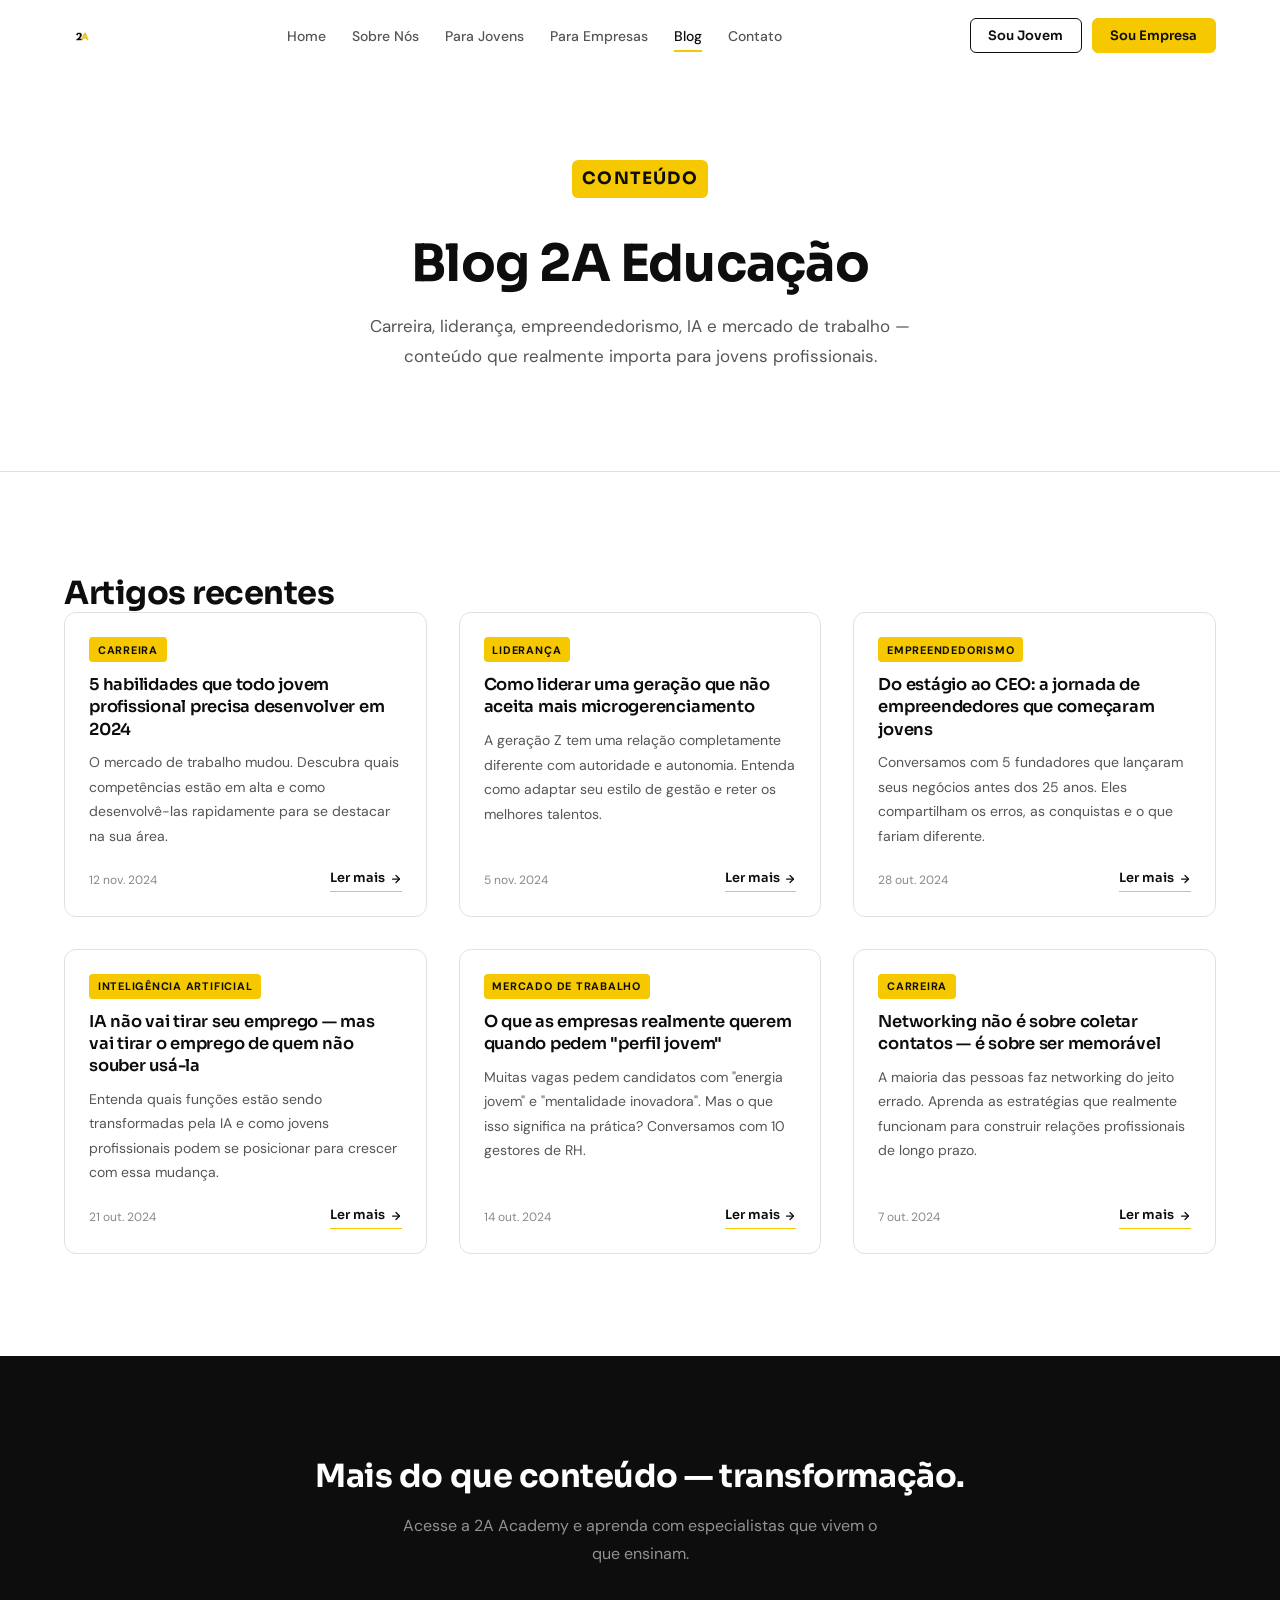
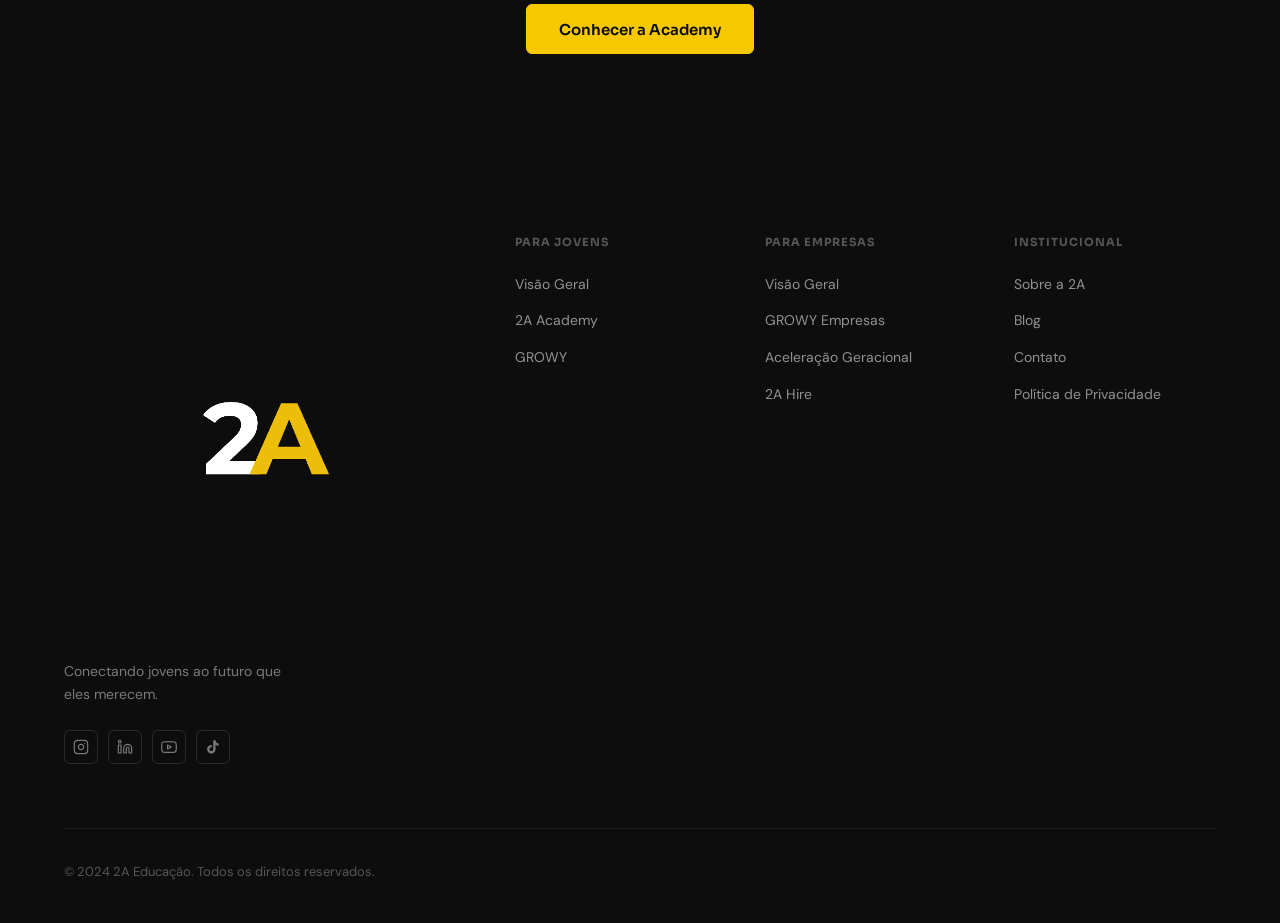
<file: blog.html>
<!DOCTYPE html>
<html lang="pt-BR">
<head>
  <meta charset="UTF-8" />
  <meta name="viewport" content="width=device-width, initial-scale=1.0" />
  <title>Blog | 2A Educação</title>
  <meta name="description" content="Artigos sobre carreira, liderança, empreendedorismo, IA e mercado de trabalho para jovens profissionais." />
  <link rel="preconnect" href="https://fonts.googleapis.com">
  <link rel="preconnect" href="https://fonts.gstatic.com" crossorigin>
  <link href="https://fonts.googleapis.com/css2?family=Sora:wght@400;600;700&family=DM+Sans:ital,wght@0,400;0,500;1,400&display=swap" rel="stylesheet">
  <link rel="icon" type="image/png" href="assets/logos/logo-2a-dark.png" />
  <link rel="canonical" href="https://2aeducacao.com.br/blog.html">
  <link rel="sitemap" type="application/xml" href="/sitemap.xml">
  <meta http-equiv="X-UA-Compatible" content="IE=edge" />
  <meta property="og:type" content="website">
  <meta property="og:site_name" content="2A Educação">
  <meta property="og:locale" content="pt_BR">
  <meta property="og:title" content="Blog | 2A Educação">
  <meta property="og:description" content="Artigos sobre carreira, liderança, empreendedorismo, IA e mercado de trabalho para jovens profissionais.">
  <link rel="stylesheet" href="style.css" />
</head>
<body>

<nav class="nav" id="nav">
  <div class="container nav-inner">
    <a href="index.html" class="nav-logo"><img src="assets/logos/logo-2a-light.png" alt="2A Educação" height="36" loading="lazy" decoding="async" /></a>
    <ul class="nav-links" role="list">
      <li><a href="index.html"    class="nav-link">Home</a></li>
      <li><a href="sobre.html"    class="nav-link">Sobre Nós</a></li>
      <li><a href="jovens.html"   class="nav-link">Para Jovens</a></li>
      <li><a href="empresas.html" class="nav-link">Para Empresas</a></li>
      <li><a href="blog.html"     class="nav-link active">Blog</a></li>
      <li><a href="contato.html"  class="nav-link">Contato</a></li>
    </ul>
    <div class="nav-ctas">
      <button class="btn btn-outline btn-sm" onclick="openYouthModal()">Sou Jovem</button>
      <button class="btn btn-primary btn-sm" onclick="openCompanyModal()">Sou Empresa</button>
    </div>
    <button class="hamburger" id="hamburger" aria-label="Abrir menu" aria-expanded="false"><span></span><span></span><span></span></button>
  </div>
</nav>
<div class="drawer-overlay" id="drawerOverlay" aria-hidden="true"></div>
<nav class="mobile-nav" id="mobileNav">
  <a href="index.html" class="nav-link">Home</a>
  <a href="sobre.html" class="nav-link">Sobre Nós</a>
  <a href="jovens.html" class="nav-link">Para Jovens</a>
  <a href="empresas.html" class="nav-link">Para Empresas</a>
  <a href="blog.html" class="nav-link active">Blog</a>
  <a href="contato.html" class="nav-link">Contato</a>
  <div class="mobile-nav-ctas">
    <button class="btn btn-outline btn-full" onclick="openYouthModal()">Sou Jovem</button>
    <button class="btn btn-primary btn-full" onclick="openCompanyModal()">Sou Empresa</button>
  </div>
</nav>

<!-- HERO -->
<section class="page-hero-white" aria-label="Blog 2A Educação">
  <div class="container">
    <div class="hero-center" style="padding: 1.5rem 0 0;">
      <p class="tag fade-in">Conteúdo</p>
      <h1 class="fade-in fd-1">Blog 2A Educação</h1>
      <p class="fade-in fd-2">Carreira, liderança, empreendedorismo, IA e mercado de trabalho — conteúdo que realmente importa para jovens profissionais.</p>
    </div>
  </div>
</section>

<!-- ARTIGOS -->
<section class="section section-white" aria-labelledby="blog-heading">
  <div class="container">
    <h2 class="sr-only" id="blog-heading">Artigos recentes</h2>
    <div class="blog-grid">

      <article class="blog-card reveal">
        <div class="blog-card-body">
          <span class="blog-tag">Carreira</span>
          <h3 class="blog-title">5 habilidades que todo jovem profissional precisa desenvolver em 2024</h3>
          <p class="blog-excerpt">O mercado de trabalho mudou. Descubra quais competências estão em alta e como desenvolvê-las rapidamente para se destacar na sua área.</p>
          <div class="blog-meta">
            <span class="blog-date">12 nov. 2024</span>
            <a href="#" class="blog-read">
              Ler mais
              <svg width="12" height="12" viewBox="0 0 24 24" fill="none" stroke="currentColor" stroke-width="2.5" stroke-linecap="round" stroke-linejoin="round" aria-hidden="true"><line x1="5" y1="12" x2="19" y2="12"/><polyline points="12 5 19 12 12 19"/></svg>
            </a>
          </div>
        </div>
      </article>

      <article class="blog-card reveal rv-1">
        <div class="blog-card-body">
          <span class="blog-tag">Liderança</span>
          <h3 class="blog-title">Como liderar uma geração que não aceita mais microgerenciamento</h3>
          <p class="blog-excerpt">A geração Z tem uma relação completamente diferente com autoridade e autonomia. Entenda como adaptar seu estilo de gestão e reter os melhores talentos.</p>
          <div class="blog-meta">
            <span class="blog-date">5 nov. 2024</span>
            <a href="#" class="blog-read">
              Ler mais
              <svg width="12" height="12" viewBox="0 0 24 24" fill="none" stroke="currentColor" stroke-width="2.5" stroke-linecap="round" stroke-linejoin="round" aria-hidden="true"><line x1="5" y1="12" x2="19" y2="12"/><polyline points="12 5 19 12 12 19"/></svg>
            </a>
          </div>
        </div>
      </article>

      <article class="blog-card reveal rv-2">
        <div class="blog-card-body">
          <span class="blog-tag">Empreendedorismo</span>
          <h3 class="blog-title">Do estágio ao CEO: a jornada de empreendedores que começaram jovens</h3>
          <p class="blog-excerpt">Conversamos com 5 fundadores que lançaram seus negócios antes dos 25 anos. Eles compartilham os erros, as conquistas e o que fariam diferente.</p>
          <div class="blog-meta">
            <span class="blog-date">28 out. 2024</span>
            <a href="#" class="blog-read">
              Ler mais
              <svg width="12" height="12" viewBox="0 0 24 24" fill="none" stroke="currentColor" stroke-width="2.5" stroke-linecap="round" stroke-linejoin="round" aria-hidden="true"><line x1="5" y1="12" x2="19" y2="12"/><polyline points="12 5 19 12 12 19"/></svg>
            </a>
          </div>
        </div>
      </article>

      <article class="blog-card reveal">
        <div class="blog-card-body">
          <span class="blog-tag">Inteligência Artificial</span>
          <h3 class="blog-title">IA não vai tirar seu emprego — mas vai tirar o emprego de quem não souber usá-la</h3>
          <p class="blog-excerpt">Entenda quais funções estão sendo transformadas pela IA e como jovens profissionais podem se posicionar para crescer com essa mudança.</p>
          <div class="blog-meta">
            <span class="blog-date">21 out. 2024</span>
            <a href="#" class="blog-read">
              Ler mais
              <svg width="12" height="12" viewBox="0 0 24 24" fill="none" stroke="currentColor" stroke-width="2.5" stroke-linecap="round" stroke-linejoin="round" aria-hidden="true"><line x1="5" y1="12" x2="19" y2="12"/><polyline points="12 5 19 12 12 19"/></svg>
            </a>
          </div>
        </div>
      </article>

      <article class="blog-card reveal rv-1">
        <div class="blog-card-body">
          <span class="blog-tag">Mercado de Trabalho</span>
          <h3 class="blog-title">O que as empresas realmente querem quando pedem "perfil jovem"</h3>
          <p class="blog-excerpt">Muitas vagas pedem candidatos com "energia jovem" e "mentalidade inovadora". Mas o que isso significa na prática? Conversamos com 10 gestores de RH.</p>
          <div class="blog-meta">
            <span class="blog-date">14 out. 2024</span>
            <a href="#" class="blog-read">
              Ler mais
              <svg width="12" height="12" viewBox="0 0 24 24" fill="none" stroke="currentColor" stroke-width="2.5" stroke-linecap="round" stroke-linejoin="round" aria-hidden="true"><line x1="5" y1="12" x2="19" y2="12"/><polyline points="12 5 19 12 12 19"/></svg>
            </a>
          </div>
        </div>
      </article>

      <article class="blog-card reveal rv-2">
        <div class="blog-card-body">
          <span class="blog-tag">Carreira</span>
          <h3 class="blog-title">Networking não é sobre coletar contatos — é sobre ser memorável</h3>
          <p class="blog-excerpt">A maioria das pessoas faz networking do jeito errado. Aprenda as estratégias que realmente funcionam para construir relações profissionais de longo prazo.</p>
          <div class="blog-meta">
            <span class="blog-date">7 out. 2024</span>
            <a href="#" class="blog-read">
              Ler mais
              <svg width="12" height="12" viewBox="0 0 24 24" fill="none" stroke="currentColor" stroke-width="2.5" stroke-linecap="round" stroke-linejoin="round" aria-hidden="true"><line x1="5" y1="12" x2="19" y2="12"/><polyline points="12 5 19 12 12 19"/></svg>
            </a>
          </div>
        </div>
      </article>

    </div>
  </div>
</section>

<!-- CTA -->
<section class="cta-dark">
  <div class="container">
    <h2 class="reveal">Mais do que conteúdo — transformação.</h2>
    <p class="reveal rv-1">Acesse a 2A Academy e aprenda com especialistas que vivem o que ensinam.</p>
    <div class="cta-btns reveal rv-2">
      <button class="btn btn-primary btn-lg" onclick="openYouthModal()">Conhecer a Academy</button>
    </div>
  </div>
</section>

<footer class="footer">
  <div class="container">
    <div class="footer-grid">
      <div class="footer-brand"><img src="assets/logos/logo-2a-dark.png" alt="2A Educação" height="40" /><p>Conectando jovens ao futuro que eles merecem.</p><div class="footer-socials"><a href="#" class="social-link" aria-label="Instagram"><svg width="16" height="16" viewBox="0 0 24 24" fill="none" stroke="currentColor" stroke-width="1.75" stroke-linecap="round" stroke-linejoin="round"><rect x="2" y="2" width="20" height="20" rx="5"/><path d="M16 11.37A4 4 0 1112.63 8 4 4 0 0116 11.37z"/><line x1="17.5" y1="6.5" x2="17.51" y2="6.5"/></svg></a><a href="#" class="social-link" aria-label="LinkedIn"><svg width="16" height="16" viewBox="0 0 24 24" fill="none" stroke="currentColor" stroke-width="1.75" stroke-linecap="round" stroke-linejoin="round"><path d="M16 8a6 6 0 016 6v7h-4v-7a2 2 0 00-2-2 2 2 0 00-2 2v7h-4v-7a6 6 0 016-6z"/><rect x="2" y="9" width="4" height="12"/><circle cx="4" cy="4" r="2"/></svg></a><a href="#" class="social-link" aria-label="YouTube"><svg width="16" height="16" viewBox="0 0 24 24" fill="none" stroke="currentColor" stroke-width="1.75" stroke-linecap="round" stroke-linejoin="round"><path d="M22.54 6.42a2.78 2.78 0 00-1.95-1.96C18.88 4 12 4 12 4s-6.88 0-8.59.46a2.78 2.78 0 00-1.95 1.96A29 29 0 001 12a29 29 0 00.46 5.58A2.78 2.78 0 003.41 19.6C5.12 20 12 20 12 20s6.88 0 8.59-.4a2.78 2.78 0 001.95-1.96A29 29 0 0023 12a29 29 0 00-.46-5.58z"/><polygon points="9.75 15.02 15.5 12 9.75 8.98 9.75 15.02"/></svg></a><a href="#" class="social-link" aria-label="TikTok"><svg width="16" height="16" viewBox="0 0 24 24" fill="currentColor"><path d="M19.59 6.69a4.83 4.83 0 01-3.77-4.25V2h-3.45v13.67a2.89 2.89 0 01-2.88 2.5 2.89 2.89 0 01-2.89-2.89 2.89 2.89 0 012.89-2.89c.28 0 .54.04.79.1V9.01a6.27 6.27 0 00-.79-.05 6.34 6.34 0 00-6.34 6.34 6.34 6.34 0 006.34 6.34 6.34 6.34 0 006.33-6.34V8.69a8.18 8.18 0 004.78 1.52V6.75a4.85 4.85 0 01-1.01-.06z"/></svg></a></div></div>
      <div class="footer-col"><h4>Para Jovens</h4><ul><li><a href="jovens.html">Visão Geral</a></li><li><a href="jovens-academy.html">2A Academy</a></li><li><a href="jovens-growy.html">GROWY</a></li></ul></div>
      <div class="footer-col"><h4>Para Empresas</h4><ul><li><a href="empresas.html">Visão Geral</a></li><li><a href="empresas-growy.html">GROWY Empresas</a></li><li><a href="empresas-aceleracao.html">Aceleração Geracional</a></li><li><a href="empresas-2ahire.html">2A Hire</a></li></ul></div>
      <div class="footer-col"><h4>Institucional</h4><ul><li><a href="sobre.html">Sobre a 2A</a></li><li><a href="blog.html">Blog</a></li><li><a href="contato.html">Contato</a></li><li><a href="#">Política de Privacidade</a></li></ul></div>
    </div>
    <div class="footer-bottom"><p class="footer-copy">© 2024 2A Educação. Todos os direitos reservados.</p></div>
  </div>
</footer>

<div class="modal-overlay" id="modalYouth" role="dialog" aria-modal="true" aria-labelledby="modalYouthTitle"><div class="modal-box"><button class="modal-close" aria-label="Fechar"><svg width="18" height="18" viewBox="0 0 24 24" fill="none" stroke="currentColor" stroke-width="2" stroke-linecap="round" stroke-linejoin="round"><line x1="18" y1="6" x2="6" y2="18"/><line x1="6" y1="6" x2="18" y2="18"/></svg></button><h3 class="modal-title" id="modalYouthTitle">Quero saber mais</h3><p class="modal-sub">Preencha o formulário e entraremos em contato em breve.</p><form id="formYouth" novalidate><input type="hidden" name="_subject" value="Lead Jovem | 2A Educação" /><div class="form-group"><label class="form-label" for="youthName">Nome completo</label><input class="form-input" type="text" id="youthName" name="nome" placeholder="Seu nome" required /></div><div class="form-group"><label class="form-label" for="youthEmail">E-mail</label><input class="form-input" type="email" id="youthEmail" name="email" placeholder="seu@email.com" required /></div><div class="form-group"><label class="form-label" for="youthPhone">Telefone</label><input class="form-input" type="tel" id="youthPhone" name="telefone" placeholder="(11) 9 0000-0000" /></div><div class="form-group"><label class="form-label" for="youthProduct">Qual produto te interessa?</label><select class="form-input" id="youthProduct" name="produto"><option value="">Selecione</option><option value="2A Academy">2A Academy</option><option value="GROWY">GROWY</option></select></div><button class="btn btn-primary btn-full" type="submit">Quero saber mais</button></form><div class="form-success" id="formYouthSuccess"><p>Recebemos seu interesse!<br />Em breve entraremos em contato.</p></div></div></div>
<div class="modal-overlay" id="modalCompany" role="dialog" aria-modal="true" aria-labelledby="modalCompanyTitle"><div class="modal-box"><button class="modal-close" aria-label="Fechar"><svg width="18" height="18" viewBox="0 0 24 24" fill="none" stroke="currentColor" stroke-width="2" stroke-linecap="round" stroke-linejoin="round"><line x1="18" y1="6" x2="6" y2="18"/><line x1="6" y1="6" x2="18" y2="18"/></svg></button><h3 class="modal-title" id="modalCompanyTitle">Falar com nosso time</h3><p class="modal-sub">Preencha o formulário e nossa equipe comercial entrará em contato.</p><form id="formCompany" novalidate><input type="hidden" name="_subject" value="Lead Empresa | 2A Educação" /><div class="form-group"><label class="form-label" for="compName">Nome</label><input class="form-input" type="text" id="compName" name="nome" placeholder="Seu nome" required /></div><div class="form-group"><label class="form-label" for="compEmail">E-mail corporativo</label><input class="form-input" type="email" id="compEmail" name="email" placeholder="voce@empresa.com.br" required /></div><div class="form-group"><label class="form-label" for="compPhone">Telefone</label><input class="form-input" type="tel" id="compPhone" name="telefone" placeholder="(11) 9 0000-0000" /></div><div class="form-group"><label class="form-label" for="compCompany">Nome da empresa</label><input class="form-input" type="text" id="compCompany" name="empresa" placeholder="Empresa S.A." required /></div><div class="form-group"><label class="form-label" for="compRole">Cargo</label><input class="form-input" type="text" id="compRole" name="cargo" placeholder="Head de RH" /></div><div class="form-group"><label class="form-label" for="compProduct">Qual solução te interessa?</label><select class="form-input" id="compProduct" name="solucao"><option value="">Selecione</option><option value="GROWY Empresas">GROWY Empresas</option><option value="Aceleração Geracional">Aceleração Geracional</option><option value="2A Hire">2A Hire</option></select></div><button class="btn btn-primary btn-full" type="submit">Falar com nosso time</button></form><div class="form-success" id="formCompanySuccess"><p>Recebemos seu contato!<br />Nossa equipe comercial entrará em contato em breve.</p></div></div></div>

<!-- SCROLL TO TOP -->
<button id="scroll-top" aria-label="Voltar ao topo">↑</button>

<script src="main.js"></script>
</body>
</html>
</file>
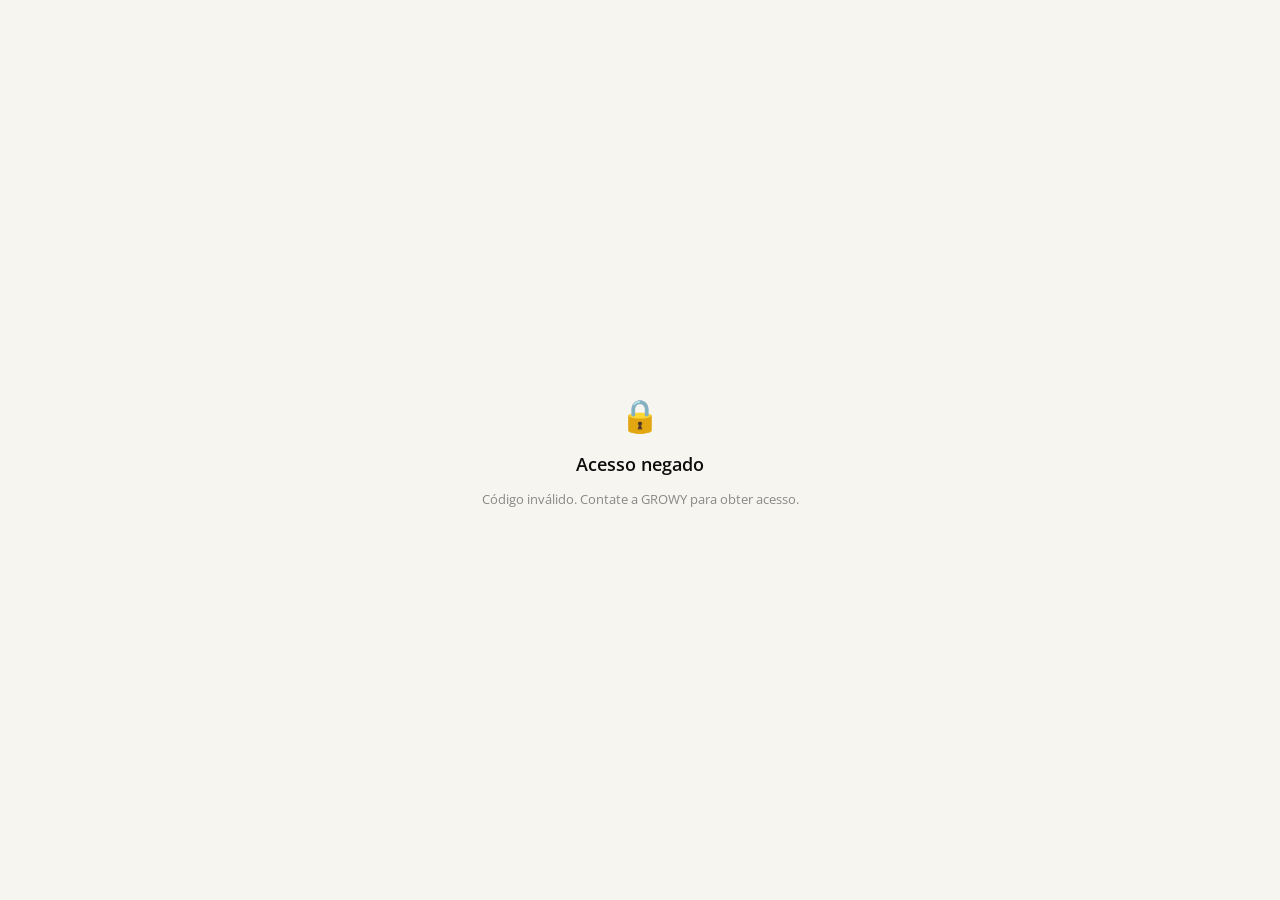
<file: booking-growy3.html>
<!DOCTYPE html>
<html lang="pt-BR">
<head>
<meta charset="UTF-8">
<meta name="viewport" content="width=device-width, initial-scale=1.0">
<title>GROWY · Banco de Talentos — Edição 3</title>
<link href="https://fonts.googleapis.com/css2?family=Open+Sans:ital,wght@0,300;0,400;0,500;0,600;0,700;1,400&display=swap" rel="stylesheet">
<style>
  /* ─── TOKENS ─── */
  :root {
    --black:  #0d0d0d;
    --gold:   #c9a800;
    --gold-lt: #e8c800;
    --gold-bg: rgba(201,168,0,0.08);
    --gold-border: rgba(201,168,0,0.25);
    --cream:  #f7f5f0;
    --cream2: #efecea;
    --white:  #ffffff;
    --border: #e2dfd8;
    --border2: #d0ccc4;
    --text:   #1a1a1a;
    --text2:  #555;
    --text3:  #888;
    --disc-d: #c0392b;
    --disc-i: #d68910;
    --disc-s: #1e8449;
    --disc-c: #1a5276;
    --shadow: 0 1px 3px rgba(0,0,0,0.08), 0 4px 16px rgba(0,0,0,0.04);
    --shadow-md: 0 2px 8px rgba(0,0,0,0.10), 0 8px 32px rgba(0,0,0,0.08);
  }
  *, *::before, *::after { box-sizing: border-box; margin: 0; padding: 0; }
  html { scroll-behavior: smooth; }
  body {
    font-family: 'Open Sans', sans-serif;
    background: var(--cream);
    color: var(--text);
    font-size: 14px;
    line-height: 1.5;
    min-height: 100vh;
  }
  ::-webkit-scrollbar { width: 6px; height: 6px; }
  ::-webkit-scrollbar-track { background: var(--cream); }
  ::-webkit-scrollbar-thumb { background: var(--border2); border-radius: 3px; }

  /* ─── HEADER ─── */
  .header {
    background: var(--black);
    position: sticky; top: 0; z-index: 200;
    padding: 0 40px;
    height: 60px;
    display: flex; align-items: center; gap: 0;
    border-bottom: 2px solid var(--gold);
  }
  .logo {
    font-family: 'Open Sans', sans-serif;
    font-weight: 700;
    font-size: 20px;
    letter-spacing: 0.15em;
    text-transform: uppercase;
    color: var(--gold);
    margin-right: 20px;
  }
  .header-divider {
    width: 1px; height: 24px;
    background: rgba(255,255,255,0.15);
    margin-right: 20px;
  }
  .header-sub {
    font-size: 12px;
    color: rgba(255,255,255,0.5);
    letter-spacing: 0.05em;
    font-weight: 400;
  }
  .header-right {
    margin-left: auto;
    display: flex; align-items: center; gap: 20px;
  }
  .sync-btn {
    display: flex; align-items: center; gap: 7px;
    padding: 7px 14px; border-radius: 6px;
    background: rgba(201,168,0,0.12);
    border: 1px solid var(--gold-border);
    color: var(--gold); font-size: 12px; font-weight: 600;
    cursor: pointer; transition: all .2s;
    font-family: 'Open Sans', sans-serif;
    letter-spacing: 0.02em;
  }
  .sync-btn:hover { background: rgba(201,168,0,0.22); }
  .sync-btn.loading { opacity: .6; pointer-events: none; }
  .sync-dot {
    width: 6px; height: 6px; border-radius: 50%;
    background: var(--gold);
  }
  .sync-dot.live { animation: blink 1.8s infinite; }
  @keyframes blink { 0%,100%{opacity:1} 50%{opacity:.3} }

  /* ─── AREA FILTER BAR ─── */
  .area-bar {
    background: var(--white);
    border-bottom: 1px solid var(--border);
    padding: 14px 40px;
    display: flex; align-items: center; gap: 10px;
    flex-wrap: wrap;
    position: sticky; top: 60px; z-index: 100;
    box-shadow: 0 2px 8px rgba(0,0,0,0.04);
  }
  .area-bar-label {
    font-size: 11px; font-weight: 600;
    text-transform: uppercase; letter-spacing: 0.1em;
    color: var(--text3); margin-right: 4px;
    white-space: nowrap;
  }
  .area-pill {
    padding: 5px 13px; border-radius: 20px;
    border: 1.5px solid var(--border2);
    font-size: 12px; font-weight: 500;
    color: var(--text2); background: var(--cream);
    cursor: pointer; transition: all .15s; white-space: nowrap;
    display: flex; align-items: center; gap: 5px;
  }
  .area-pill .pill-count {
    font-size: 10px; font-weight: 700;
    background: var(--border); color: var(--text3);
    padding: 1px 5px; border-radius: 10px;
    transition: all .15s;
  }
  .area-pill:hover {
    border-color: var(--gold);
    color: var(--black);
  }
  .area-pill.active {
    background: var(--black);
    border-color: var(--black);
    color: var(--gold);
  }
  .area-pill.active .pill-count {
    background: rgba(201,168,0,0.2);
    color: var(--gold);
  }

  /* ─── LAYOUT ─── */
  .layout { display: flex; min-height: calc(100vh - 117px); }

  /* ─── SIDEBAR ─── */
  .sidebar {
    width: 260px; flex-shrink: 0;
    background: var(--white);
    border-right: 1px solid var(--border);
    padding: 24px 20px;
    display: flex; flex-direction: column; gap: 20px;
    position: sticky; top: 117px;
    height: calc(100vh - 117px);
    overflow-y: auto;
  }
  .s-section-title {
    font-size: 10px; font-weight: 700;
    text-transform: uppercase; letter-spacing: 0.12em;
    color: var(--text3); margin-bottom: 8px;
  }
  .search-wrap { position: relative; }
  .search-wrap svg {
    position: absolute; left: 11px; top: 50%; transform: translateY(-50%);
    color: var(--text3); flex-shrink: 0;
  }
  input.search {
    width: 100%;
    background: var(--cream); border: 1.5px solid var(--border);
    border-radius: 7px; padding: 8px 10px 8px 34px;
    color: var(--text); font-family: 'Open Sans', sans-serif;
    font-size: 13px; outline: none; transition: border-color .2s;
  }
  input.search:focus { border-color: var(--gold); background: var(--white); }
  input.search::placeholder { color: var(--text3); }

  select.s-select {
    width: 100%; background: var(--cream); border: 1.5px solid var(--border);
    border-radius: 7px; padding: 8px 10px; color: var(--text);
    font-family: 'Open Sans', sans-serif; font-size: 13px;
    outline: none; cursor: pointer; transition: border-color .2s;
    appearance: none;
    background-image: url("data:image/svg+xml,%3Csvg xmlns='http://www.w3.org/2000/svg' width='12' height='12' viewBox='0 0 24 24' fill='none' stroke='%23888' stroke-width='2'%3E%3Cpath d='m6 9 6 6 6-6'/%3E%3C/svg%3E");
    background-repeat: no-repeat; background-position: right 10px center;
  }
  select.s-select:focus { border-color: var(--gold); background-color: var(--white); }
  select.s-select option { background: var(--white); }

  .disc-row { display: flex; gap: 5px; flex-wrap: wrap; }
  .d-btn {
    flex: 1; min-width: 60px;
    padding: 6px 4px; border-radius: 6px;
    font-size: 11px; font-weight: 700; text-align: center;
    cursor: pointer; border: 1.5px solid transparent;
    transition: all .15s; letter-spacing: 0.03em;
  }
  .d-btn.D { background: rgba(192,57,43,0.08); color: var(--disc-d); border-color: rgba(192,57,43,0.2); }
  .d-btn.I { background: rgba(214,137,16,0.08); color: var(--disc-i); border-color: rgba(214,137,16,0.2); }
  .d-btn.S { background: rgba(30,132,73,0.08); color: var(--disc-s); border-color: rgba(30,132,73,0.2); }
  .d-btn.C { background: rgba(26,82,118,0.08); color: var(--disc-c); border-color: rgba(26,82,118,0.2); }
  .d-btn.D.active { background: rgba(192,57,43,0.18); border-color: var(--disc-d); }
  .d-btn.I.active { background: rgba(214,137,16,0.18); border-color: var(--disc-i); }
  .d-btn.S.active { background: rgba(30,132,73,0.18); border-color: var(--disc-s); }
  .d-btn.C.active { background: rgba(26,82,118,0.18); border-color: var(--disc-c); }

  .reset-btn {
    width: 100%; padding: 8px; border-radius: 7px;
    border: 1.5px solid var(--border);
    background: transparent; color: var(--text3);
    font-family: 'Open Sans', sans-serif; font-size: 12px;
    cursor: pointer; transition: all .2s; font-weight: 500;
  }
  .reset-btn:hover { border-color: var(--black); color: var(--black); background: var(--cream); }

  /* Stats mini */
  .stats-mini { display: flex; flex-direction: column; gap: 6px; }
  .stat-row {
    display: flex; align-items: center; justify-content: space-between;
    font-size: 12px;
  }
  .stat-row-label { color: var(--text2); display: flex; align-items: center; gap: 6px; }
  .stat-dot { width: 8px; height: 8px; border-radius: 50%; }
  .stat-row-val { font-weight: 700; color: var(--text); }
  .stat-bar-wrap { flex: 1; margin: 0 8px; height: 3px; background: var(--border); border-radius: 2px; }
  .stat-bar-fill { height: 100%; border-radius: 2px; transition: width .4s; }

  /* ─── MAIN ─── */
  .main { flex: 1; padding: 28px 32px; min-width: 0; }

  .main-top {
    display: flex; align-items: center; justify-content: space-between;
    margin-bottom: 22px; gap: 12px; flex-wrap: wrap;
  }
  .result-text { font-size: 13px; color: var(--text2); }
  .result-text strong { font-size: 22px; font-weight: 700; color: var(--black); margin-right: 2px; }

  .view-toggle {
    display: flex; gap: 2px;
    background: var(--cream); border: 1.5px solid var(--border);
    border-radius: 7px; padding: 3px;
  }
  .v-btn {
    padding: 5px 12px; border-radius: 5px; border: none;
    background: transparent; color: var(--text3); cursor: pointer;
    transition: all .15s; display: flex; align-items: center; gap: 5px;
    font-family: 'Open Sans', sans-serif; font-size: 12px; font-weight: 500;
  }
  .v-btn.active { background: var(--black); color: var(--gold); }

  /* ─── CARDS ─── */
  .cards-grid {
    display: grid;
    grid-template-columns: repeat(auto-fill, minmax(300px, 1fr));
    gap: 16px;
  }
  .card {
    background: var(--white); border: 1.5px solid var(--border);
    border-radius: 10px; padding: 0; cursor: pointer;
    transition: all .18s; overflow: hidden;
    box-shadow: var(--shadow);
  }
  .card:hover {
    border-color: var(--gold); transform: translateY(-2px);
    box-shadow: var(--shadow-md);
  }
  .card-stripe { height: 3px; }
  .card-stripe.D { background: var(--disc-d); }
  .card-stripe.I { background: var(--disc-i); }
  .card-stripe.S { background: var(--disc-s); }
  .card-stripe.C { background: var(--disc-c); }
  .card-stripe.x { background: var(--gold); }
  .card-body { padding: 18px; }
  .card-top { display: flex; align-items: flex-start; gap: 12px; margin-bottom: 14px; }
  .avatar {
    width: 44px; height: 44px; border-radius: 10px; flex-shrink: 0;
    display: flex; align-items: center; justify-content: center;
    font-size: 15px; font-weight: 700; letter-spacing: -0.5px;
  }
  .avatar.D { background: rgba(192,57,43,0.1); color: var(--disc-d); }
  .avatar.I { background: rgba(214,137,16,0.1); color: var(--disc-i); }
  .avatar.S { background: rgba(30,132,73,0.1); color: var(--disc-s); }
  .avatar.C { background: rgba(26,82,118,0.1); color: var(--disc-c); }
  .avatar.x { background: var(--gold-bg); color: var(--gold); }
  .card-name {
    font-size: 14px; font-weight: 700; color: var(--black);
    line-height: 1.2; margin-bottom: 3px;
  }
  .card-curso { font-size: 12px; color: var(--text2); line-height: 1.3; }
  .card-city { font-size: 11px; color: var(--text3); margin-top: 2px; }

  .card-tags { display: flex; flex-wrap: wrap; gap: 5px; margin-bottom: 13px; }
  .tag {
    padding: 3px 8px; border-radius: 4px;
    font-size: 10px; font-weight: 600; letter-spacing: 0.02em;
  }
  .tag-disc.D { background: rgba(192,57,43,0.08); color: var(--disc-d); }
  .tag-disc.I { background: rgba(214,137,16,0.08); color: var(--disc-i); }
  .tag-disc.S { background: rgba(30,132,73,0.08); color: var(--disc-s); }
  .tag-disc.C { background: rgba(26,82,118,0.08); color: var(--disc-c); }
  .tag-mbti { background: rgba(0,0,0,0.05); color: var(--text2); }
  .tag-mode { background: var(--gold-bg); color: #7a6400; border: 1px solid var(--gold-border); }
  .tag-disp { background: rgba(30,132,73,0.07); color: #1e5c32; }

  .card-areas {
    border-top: 1px solid var(--border);
    padding-top: 11px;
  }
  .card-areas-title {
    font-size: 9px; font-weight: 700;
    text-transform: uppercase; letter-spacing: 0.1em;
    color: var(--text3); margin-bottom: 6px;
  }
  .area-chips { display: flex; flex-wrap: wrap; gap: 4px; }
  .area-chip {
    padding: 2px 7px; border-radius: 3px;
    font-size: 10px; font-weight: 500;
    background: var(--cream); color: var(--text2);
    border: 1px solid var(--border);
  }
  .area-chip.highlighted {
    background: var(--black); color: var(--gold);
    border-color: var(--black);
  }

  /* ─── FOTO / SNIPPETS / CURRÍCULO ─── */
  .avatar-photo {
    width: 44px; height: 44px; border-radius: 10px; flex-shrink: 0;
    object-fit: cover; object-position: center top;
    border: 1.5px solid var(--border); background: var(--cream);
  }
  .card-snippet {
    border-top: 1px solid var(--border);
    padding-top: 10px; margin-top: 6px;
  }
  .card-snippet-title {
    font-size: 9px; font-weight: 700;
    text-transform: uppercase; letter-spacing: 0.1em;
    color: var(--text3); margin-bottom: 4px;
  }
  .card-snippet-text {
    font-size: 11px; color: var(--text2); line-height: 1.55;
    display: -webkit-box; -webkit-line-clamp: 3;
    -webkit-box-orient: vertical; overflow: hidden;
  }
  .card-footer {
    display: flex; justify-content: flex-end;
    padding: 10px 18px 14px;
    border-top: 1px solid var(--border);
  }
  .btn-curriculo {
    display: inline-flex; align-items: center; gap: 6px;
    padding: 6px 13px; border-radius: 6px;
    background: var(--black); color: var(--gold);
    font-family: 'Open Sans', sans-serif; font-size: 11px; font-weight: 700;
    letter-spacing: 0.04em; text-decoration: none; transition: background .15s;
  }
  .btn-curriculo:hover { background: #222; }

  /* ─── TABLE ─── */
  .table-wrap { overflow-x: auto; }
  table { width: 100%; border-collapse: collapse; }
  thead tr { border-bottom: 2px solid var(--black); }
  thead th {
    text-align: left; padding: 10px 12px;
    font-size: 10px; text-transform: uppercase; letter-spacing: 0.1em;
    color: var(--text3); font-weight: 700;
    cursor: pointer; user-select: none; white-space: nowrap;
    background: var(--white);
  }
  thead th:hover { color: var(--black); }
  tbody tr { border-bottom: 1px solid var(--border); cursor: pointer; transition: background .12s; }
  tbody tr:hover { background: var(--cream); }
  tbody td { padding: 10px 12px; font-size: 13px; }
  .td-name { font-weight: 600; }
  .td-sm { font-size: 12px; color: var(--text2); }
  .disc-badge {
    display: inline-block; padding: 2px 7px; border-radius: 3px;
    font-size: 10px; font-weight: 700;
  }
  .disc-badge.D { background: rgba(192,57,43,0.08); color: var(--disc-d); }
  .disc-badge.I { background: rgba(214,137,16,0.08); color: var(--disc-i); }
  .disc-badge.S { background: rgba(30,132,73,0.08); color: var(--disc-s); }
  .disc-badge.C { background: rgba(26,82,118,0.08); color: var(--disc-c); }

  /* ─── EMPTY ─── */
  .empty {
    text-align: center; padding: 80px 20px; display: none;
  }
  .empty svg { color: var(--border2); margin-bottom: 16px; }
  .empty h3 { font-size: 17px; color: var(--text2); margin-bottom: 6px; font-weight: 600; }
  .empty p { font-size: 13px; color: var(--text3); }

  /* ─── MODAL ─── */
  .overlay {
    position: fixed; inset: 0; z-index: 1000;
    background: rgba(13,13,13,0.65);
    backdrop-filter: blur(4px);
    display: flex; align-items: center; justify-content: center;
    opacity: 0; pointer-events: none; transition: opacity .2s;
  }
  .overlay.open { opacity: 1; pointer-events: all; }
  .modal {
    background: var(--white); border-radius: 12px;
    width: 90%; max-width: 720px; max-height: 90vh;
    overflow-y: auto; position: relative;
    transform: translateY(16px); transition: transform .22s;
    box-shadow: 0 24px 80px rgba(0,0,0,0.2);
  }
  .overlay.open .modal { transform: translateY(0); }
  .modal-stripe { height: 4px; border-radius: 12px 12px 0 0; }
  .modal-stripe.D { background: var(--disc-d); }
  .modal-stripe.I { background: var(--disc-i); }
  .modal-stripe.S { background: var(--disc-s); }
  .modal-stripe.C { background: var(--disc-c); }
  .modal-stripe.x { background: var(--gold); }
  .modal-header {
    padding: 20px 24px 0; display: flex;
    align-items: flex-start; gap: 16px;
  }
  .m-avatar {
    width: 56px; height: 56px; border-radius: 12px; flex-shrink: 0;
    display: flex; align-items: center; justify-content: center;
    font-size: 20px; font-weight: 700;
  }
  .m-avatar.D { background: rgba(192,57,43,0.1); color: var(--disc-d); }
  .m-avatar.I { background: rgba(214,137,16,0.1); color: var(--disc-i); }
  .m-avatar.S { background: rgba(30,132,73,0.1); color: var(--disc-s); }
  .m-avatar.C { background: rgba(26,82,118,0.1); color: var(--disc-c); }
  .m-avatar.x { background: var(--gold-bg); color: var(--gold); }
  .m-name { font-size: 20px; font-weight: 700; color: var(--black); line-height: 1.15; margin-bottom: 3px; }
  .m-curso { font-size: 13px; color: var(--text2); margin-bottom: 6px; }
  .m-meta { display: flex; gap: 12px; flex-wrap: wrap; margin-bottom: 10px; }
  .m-meta span { font-size: 12px; color: var(--text3); display: flex; align-items: center; gap: 4px; }
  .m-badges { display: flex; gap: 6px; flex-wrap: wrap; }
  .m-badge {
    padding: 4px 10px; border-radius: 5px;
    font-size: 11px; font-weight: 700; letter-spacing: 0.03em;
  }
  .m-badge.D { background: rgba(192,57,43,0.08); color: var(--disc-d); border: 1px solid rgba(192,57,43,0.2); }
  .m-badge.I { background: rgba(214,137,16,0.08); color: var(--disc-i); border: 1px solid rgba(214,137,16,0.2); }
  .m-badge.S { background: rgba(30,132,73,0.08); color: var(--disc-s); border: 1px solid rgba(30,132,73,0.2); }
  .m-badge.C { background: rgba(26,82,118,0.08); color: var(--disc-c); border: 1px solid rgba(26,82,118,0.2); }
  .m-badge.mbti { background: rgba(0,0,0,0.05); color: var(--text2); border: 1px solid var(--border); }
  .m-close {
    margin-left: auto; flex-shrink: 0;
    width: 32px; height: 32px; border-radius: 50%;
    border: 1.5px solid var(--border); background: var(--cream);
    cursor: pointer; display: flex; align-items: center; justify-content: center;
    color: var(--text3); font-size: 16px; transition: all .15s;
  }
  .m-close:hover { background: var(--black); color: var(--gold); border-color: var(--black); }

  .modal-body { padding: 20px 24px 24px; display: flex; flex-direction: column; gap: 16px; }
  .m-section {
    background: var(--cream); border-radius: 8px; padding: 16px;
    border: 1px solid var(--border);
  }
  .m-section-title {
    font-size: 10px; font-weight: 700; text-transform: uppercase;
    letter-spacing: 0.12em; color: var(--gold); margin-bottom: 10px;
    display: flex; align-items: center; gap: 6px;
  }
  .m-section p { font-size: 13px; color: var(--text2); line-height: 1.7; }
  .m-grid2 { display: grid; grid-template-columns: 1fr 1fr; gap: 14px; }
  .m-kv-label { font-size: 10px; text-transform: uppercase; letter-spacing: 0.08em; color: var(--text3); margin-bottom: 3px; font-weight: 600; }
  .m-kv-val { font-size: 13px; color: var(--text2); font-weight: 500; }

  /* Contact section */
  .contact-section {
    background: var(--black); border-radius: 8px; padding: 16px;
  }
  .contact-section .m-section-title { color: var(--gold); }
  .contact-grid { display: grid; grid-template-columns: 1fr 1fr; gap: 12px; }
  .contact-block { display: flex; flex-direction: column; gap: 8px; }
  .contact-label {
    font-size: 10px; text-transform: uppercase; letter-spacing: 0.1em;
    color: rgba(255,255,255,0.4); font-weight: 600;
  }
  .contact-val { font-size: 13px; color: rgba(255,255,255,0.8); font-weight: 500; }
  .contact-btn {
    display: flex; align-items: center; justify-content: center; gap: 8px;
    padding: 10px 16px; border-radius: 7px; text-decoration: none;
    font-family: 'Open Sans', sans-serif; font-size: 13px; font-weight: 600;
    transition: all .18s; cursor: pointer; border: none;
  }
  .btn-wa {
    background: #25d366; color: #fff;
  }
  .btn-wa:hover { background: #20bd5a; }
  .btn-email {
    background: rgba(201,168,0,0.12); color: var(--gold);
    border: 1px solid var(--gold-border);
  }
  .btn-email:hover { background: rgba(201,168,0,0.22); }

  /* ─── LOADING / TOAST ─── */
  .toast {
    position: fixed; bottom: 24px; left: 50%; transform: translateX(-50%) translateY(20px);
    background: var(--black); color: var(--gold);
    padding: 10px 20px; border-radius: 20px; font-size: 13px; font-weight: 600;
    z-index: 2000; opacity: 0; transition: all .3s;
    border: 1px solid var(--gold-border); white-space: nowrap;
  }
  .toast.show { opacity: 1; transform: translateX(-50%) translateY(0); }

  /* Mobile search bar */
  .mobile-search { display: none; }

  /* Responsive */
  @media (max-width: 900px) {
    .header { padding: 0 20px; }
    .area-bar { padding: 12px 16px; top: 60px; }
    .sidebar { display: none; }
    .main { padding: 16px; }
    .m-grid2 { grid-template-columns: 1fr; }
    .contact-grid { grid-template-columns: 1fr; }
    .mobile-search {
      display: block;
      margin-bottom: 16px;
    }
    .mobile-search .search-wrap input {
      background: var(--white);
      border-color: var(--border2);
      font-size: 15px;
      padding: 11px 12px 11px 38px;
      border-radius: 8px;
    }
    .main-top {
      margin-bottom: 12px;
    }
    .result-text strong {
      font-size: 18px;
    }
  }
  @media (max-width: 600px) {
    .cards-grid { grid-template-columns: 1fr; }
    .modal { max-height: 95vh; border-radius: 12px 12px 0 0; }
  }
</style>
</head>
<body>

<!-- ─── HEADER ─── -->
<header class="header">
  <div class="logo">GROWY</div>
  <div class="header-divider"></div>
  <div class="header-sub">Banco de Talentos · Edição 3 · 09 Maio 2026</div>
  <div class="header-right">
    <button class="sync-btn" id="syncBtn" onclick="syncFromSheets()">
      <div class="sync-dot live" id="syncDot"></div>
      <span id="syncLabel">Sincronizar</span>
    </button>
  </div>
</header>

<!-- ─── ÁREA FILTER BAR ─── -->
<div class="area-bar" id="areaBar">
  <span class="area-bar-label">Área de Interesse</span>
  <div class="area-pill active" data-area="" onclick="selectArea(this)">
    Todas <span class="pill-count" id="pc-all">97</span>
  </div>
  <div class="area-pill" data-area="Tecnologia / Produto" onclick="selectArea(this)">
    Tecnologia <span class="pill-count">63</span>
  </div>
  <div class="area-pill" data-area="Operações e Processos" onclick="selectArea(this)">
    Operações <span class="pill-count">50</span>
  </div>
  <div class="area-pill" data-area="Vendas / Comercial" onclick="selectArea(this)">
    Vendas <span class="pill-count">39</span>
  </div>
  <div class="area-pill" data-area="Marketing e Comunicação" onclick="selectArea(this)">
    Marketing <span class="pill-count">35</span>
  </div>
  <div class="area-pill" data-area="Financeiro / Controladoria" onclick="selectArea(this)">
    Financeiro <span class="pill-count">29</span>
  </div>
  <div class="area-pill" data-area="Recursos Humanos / People" onclick="selectArea(this)">
    RH / People <span class="pill-count">24</span>
  </div>
  <div class="area-pill" data-area="Atendimento ao Cliente" onclick="selectArea(this)">
    Atendimento <span class="pill-count">11</span>
  </div>
</div>

<!-- ─── LAYOUT ─── -->
<div class="layout">

  <!-- SIDEBAR -->
  <aside class="sidebar">
    <div>
      <div class="s-section-title">Buscar</div>
      <div class="search-wrap">
        <svg width="14" height="14" viewBox="0 0 24 24" fill="none" stroke="currentColor" stroke-width="2"><circle cx="11" cy="11" r="8"/><path d="m21 21-4.35-4.35"/></svg>
        <input class="search" id="searchInput" type="text" placeholder="Nome, curso, cidade...">
      </div>
    </div>

    <div>
      <div class="s-section-title">Perfil DISC</div>
      <div class="disc-row">
        <div class="d-btn D" data-disc="D" onclick="toggleDisc(this)">D</div>
        <div class="d-btn I" data-disc="I" onclick="toggleDisc(this)">I</div>
        <div class="d-btn S" data-disc="S" onclick="toggleDisc(this)">S</div>
        <div class="d-btn C" data-disc="C" onclick="toggleDisc(this)">C</div>
      </div>
    </div>

    <div>
      <div class="s-section-title">Modelo de Trabalho</div>
      <select class="s-select" id="fModelo" onchange="applyFilters()">
        <option value="">Todos</option>
        <option>Presencial</option>
        <option>Remoto</option>
        <option>Híbrido</option>
      </select>
    </div>

    <div>
      <div class="s-section-title">Disponibilidade</div>
      <select class="s-select" id="fDisp" onchange="applyFilters()">
        <option value="">Qualquer momento</option>
        <option>Imediatamente</option>
        <option>Em até 1 mês</option>
        <option>Entre 1 e 3 meses</option>
        <option>Após 6 meses</option>
      </select>
    </div>

    <div>
      <div class="s-section-title">Formação</div>
      <select class="s-select" id="fForm" onchange="applyFilters()">
        <option value="">Todas</option>
        <option>Cursando graduação</option>
        <option>Graduação completa</option>
        <option>Ensino médio completo</option>
      </select>
    </div>

    <div>
      <div class="s-section-title">Tipo de Empresa</div>
      <select class="s-select" id="fEmp" onchange="applyFilters()">
        <option value="">Qualquer</option>
        <option>Startup / empresa em crescimento acelerado</option>
        <option>Empresa média consolidada</option>
        <option>Grande corporação / multinacional</option>
      </select>
    </div>

    <div>
      <div class="s-section-title">DISC — Distribuição</div>
      <div class="stats-mini" id="discStats"></div>
    </div>

    <button class="reset-btn" onclick="resetAll()">↺  Limpar todos os filtros</button>
  </aside>

  <!-- MAIN -->
  <main class="main">
    <div class="main-top">
      <div class="result-text">
        <strong id="resultCount">97</strong> candidatos encontrados
      </div>
      <div class="view-toggle">
        <button class="v-btn active" id="btnGrid" onclick="setView('grid')">
          <svg width="13" height="13" viewBox="0 0 24 24" fill="none" stroke="currentColor" stroke-width="2.2"><rect x="3" y="3" width="7" height="7" rx="1"/><rect x="14" y="3" width="7" height="7" rx="1"/><rect x="3" y="14" width="7" height="7" rx="1"/><rect x="14" y="14" width="7" height="7" rx="1"/></svg>
          Cards
        </button>
        <button class="v-btn" id="btnTable" onclick="setView('table')">
          <svg width="13" height="13" viewBox="0 0 24 24" fill="none" stroke="currentColor" stroke-width="2.2"><line x1="8" y1="6" x2="21" y2="6"/><line x1="8" y1="12" x2="21" y2="12"/><line x1="8" y1="18" x2="21" y2="18"/><line x1="3" y1="6" x2="3.01" y2="6"/><line x1="3" y1="12" x2="3.01" y2="12"/><line x1="3" y1="18" x2="3.01" y2="18"/></svg>
          Tabela
        </button>
      </div>
    </div>

    <!-- Barra de busca — visível apenas no mobile -->
    <div class="mobile-search">
      <div class="search-wrap">
        <svg width="16" height="16" viewBox="0 0 24 24" fill="none" stroke="currentColor" stroke-width="2" style="color:#888"><circle cx="11" cy="11" r="8"/><path d="m21 21-4.35-4.35"/></svg>
        <input class="search" id="mobileSearchInput" type="text" placeholder="Buscar por nome, curso, cidade...">
      </div>
    </div>

    <div class="cards-grid" id="cardsGrid"></div>
    <div class="table-wrap" id="tableWrap" style="display:none">
      <table>
        <thead>
          <tr>
            <th onclick="sortBy('nome')">Nome ↕</th>
            <th onclick="sortBy('curso_instituicao')">Curso</th>
            <th onclick="sortBy('cidade')">Cidade</th>
            <th onclick="sortBy('disc')">DISC</th>
            <th onclick="sortBy('mbti')">MBTI</th>
            <th onclick="sortBy('modelo_trabalho')">Modelo</th>
            <th onclick="sortBy('disponibilidade_inicio')">Disponível</th>
          </tr>
        </thead>
        <tbody id="tableBody"></tbody>
      </table>
    </div>
    <div class="empty" id="emptyState">
      <svg width="48" height="48" viewBox="0 0 24 24" fill="none" stroke="currentColor" stroke-width="1.5"><circle cx="11" cy="11" r="8"/><path d="m21 21-4.35-4.35"/></svg>
      <h3>Nenhum candidato encontrado</h3>
      <p>Tente ajustar os filtros</p>
    </div>
  </main>
</div>

<!-- ─── MODAL ─── -->
<div class="overlay" id="overlay" onclick="closeOnBg(event)">
  <div class="modal" id="modal">
    <div class="modal-stripe" id="mStripe"></div>
    <div class="modal-header">
      <div class="m-avatar" id="mAvatar"></div>
      <div style="flex:1; min-width:0;">
        <div class="m-name" id="mName"></div>
        <div class="m-curso" id="mCurso"></div>
        <div class="m-meta" id="mMeta"></div>
        <div class="m-badges" id="mBadges"></div>
      </div>
      <button class="m-close" onclick="closeModal()">✕</button>
    </div>
    <div class="modal-body" id="mBody"></div>
  </div>
</div>

<!-- TOAST -->
<div class="toast" id="toast"></div>

<script>
// ════════════════════════════════════════════════════════
//  ⚙️  CONFIGURAÇÕES — edite aqui antes de publicar
// ════════════════════════════════════════════════════════

// 1. URL da planilha (File → Publish to web → CSV)
const SHEETS_URL = 'https://docs.google.com/spreadsheets/d/e/2PACX-1vRzuAV7EWNg3XbkYQMaOsOHqD1vk2Q872metiWta_1wm-rMi0nwUf7RQxYCOnE85OGNxH7k-fe1dP3h/pub?output=csv';

// 2. Senha de acesso (deixe '' para desabilitar proteção)
const ACCESS_PASSWORD = 'growy32026';

// 3. Nome da empresa visualizando (aparece no header — opcional)
//    Deixe '' para mostrar só "GROWY · Banco de Talentos"
const COMPANY_NAME = '';

// ════════════════════════════════════════════════════════

// ─── EMBEDDED DATA ───
let DATA = [{"nome":"Murilo Comin Pilla","email":"murilopilla09@gmail.com","telefone":"(47) 99772-3500","wa":"5547997723500","cidade":"Balneário Camboriú - Santa Catarina","foto_url":"https://lh3.googleusercontent.com/d/1ssxDPeXlbHJI6Iu8U0TaivuGM_t10DDl","curriculo":"https://drive.google.com/open?id=1Fl8L-E4iedoX8sjM-mE4iFFlO2btmHkA","formacao":"Ensino médio completo","curso_instituicao":"Administração","ano_conclusao":"2030","conquistas_profissionais":"","historico_academico":"","areas_interesse":"Vendas / Comercial, Recursos Humanos / People, Atendimento ao Cliente","tipo_empresa":"Empresa média consolidada","modelo_trabalho":"Presencial","disponibilidade_inicio":"Imediatamente","disponibilidade_horario":"Período integral","motivo_growy":"Quero participar da GROWY para aprender, gerar conexões estratégicas com empresas e evoluir profissionalmente de forma prática","objetivo_12meses":"Nos próximos 12 meses, quero estar empregado, evoluindo profissionalmente e assumindo responsabilidades maiores dentro da empresa","disc":"C — Conformidade (analítico, preciso, sistemático)","mbti":"ENTJ-A","perfil_mbti":"O Comandante"},{"nome":"William Freitas Andersson","email":"william.andersson9@hotmail.com","telefone":"(47) 99129-9025","wa":"5547991299025","cidade":"Balneário Camboriú - SC","foto_url":"https://lh3.googleusercontent.com/d/1lL5ehmMpcjCrLbYTK0SX23AAsrsJqqvt","curriculo":"https://drive.google.com/open?id=1fJA3V5lQ5wu3h71biUFNTf4Z8kgOiKY9","formacao":"Cursando graduação","curso_instituicao":"Administração - PIB","ano_conclusao":"2027","conquistas_profissionais":"","historico_academico":"","areas_interesse":"Vendas / Comercial","tipo_empresa":"Startup / empresa em crescimento acelerado","modelo_trabalho":"Presencial","disponibilidade_inicio":"Ainda não sei","disponibilidade_horario":"Flexível / a combinar","motivo_growy":"É uma revolução no meio do RH, quero aprticipar disso","objetivo_12meses":"Quero ser responsável pela globalização da empresa","disc":"I — Influência (comunicativo, entusiasta, persuasivo)","mbti":"ENTJ-A","perfil_mbti":"Comandante"},{"nome":"Diogo Zoboli","email":"zobolidiogo@gmail.com","telefone":"(47) 98829-7586","wa":"5547988297586","cidade":"Navegantes, SC","foto_url":"https://lh3.googleusercontent.com/d/1Vn-tcFpD-qNY4NS324gQYwmm2ySnekqu","curriculo":"https://drive.google.com/open?id=1VPChC9R4XHo3-J_L8VyzfK-fbeO1ZYov","formacao":"Cursando graduação","curso_instituicao":"Engenharia de Software - UNINTER","ano_conclusao":"2029","conquistas_profissionais":"","historico_academico":"","areas_interesse":"Tecnologia / Produto","tipo_empresa":"Grande corporação / multinacional","modelo_trabalho":"Remoto","disponibilidade_inicio":"Em até 1 mês","disponibilidade_horario":"Flexível / a combinar","motivo_growy":"Quero participar da GROWY para me conectar com empresas e acelerar minha entrada no mercado de tecnologia. Já tenho experiência prática com análise de dados, Python e desenvolvimento de projetos, e vejo a imersão como uma oportunidade de apresentar meu trabalho, aprender com profissionais do mercado e entender melhor como gerar valor real dentro de uma empresa.","objetivo_12meses":"Quero estar trabalhando em uma função relacionada a tecnologia, aplicando Python, Flask, SQL ou análise de dados em problemas reais e demonstrar valor do meu conhecimento em Dados e Desenvolvimento. Meu objetivo é evoluir em ambiente profissional, aprofundar minhas habilidades técnicas e começar a construir uma base sólida para atuar no futuro com ciência de dados e inteligência artificial.","disc":"C — Conformidade (analítico, preciso, sistemático)","mbti":"ENFJ","perfil_mbti":"O Protagonista"},{"nome":"Eduardo Galvão de Lima","email":"galvaoeduardo17@gmail.com","telefone":"(47) 99635-0734","wa":"5547996350734","cidade":"Balneário Camboriú SC","foto_url":"https://lh3.googleusercontent.com/d/1bkxTSvRleW61nNpKqgKXpmvTpbJk7U4t","curriculo":"https://drive.google.com/open?id=1cyywgCSXGhn-TmaNBXEJz20xAtICVDjF","formacao":"Ensino médio completo","curso_instituicao":"Sem curso","ano_conclusao":"Sem curso","conquistas_profissionais":"","historico_academico":"","areas_interesse":"Vendas / Comercial, Marketing e Comunicação, Operações e Processos, Tecnologia / Produto","tipo_empresa":"Startup / empresa em crescimento acelerado","modelo_trabalho":"Presencial","disponibilidade_inicio":"Imediatamente","disponibilidade_horario":"Flexível / a combinar","motivo_growy":"Networking com os grandes","objetivo_12meses":"Quero estar trabalhando em uma empresa onde eu possa crescer tanto no profissional como no pessoal","disc":"C — Conformidade (analítico, preciso, sistemático)","mbti":"ENTJ-T","perfil_mbti":"Comandante"},{"nome":"Felipe Corrêa Da Silva","email":"f3llipedasilva@gmail.com","telefone":"(47) 99657-9710","wa":"5547996579710","cidade":"Joinville SC","foto_url":"https://lh3.googleusercontent.com/d/1ypE3iIWeMuTrlYku_cMhAjauTIqmkLU1","curriculo":"https://drive.google.com/open?id=1fhKRo_en9jI4GBvuqJ9n3e1k279zQGMm","formacao":"Cursando graduação","curso_instituicao":"Educação Física - 7º Período","ano_conclusao":"2026","conquistas_profissionais":"","historico_academico":"","areas_interesse":"Vendas / Comercial, Tecnologia / Produto, Atendimento ao Cliente","tipo_empresa":"Startup / empresa em crescimento acelerado","modelo_trabalho":"Remoto","disponibilidade_inicio":"Imediatamente","disponibilidade_horario":"Flexível / a combinar","motivo_growy":"Adquirir novas experiências e fazer networking","objetivo_12meses":"Espero entrar em alguma empresa que me dê visão de futuro, onde possa estar com uma estabilidade agora, e que possa imaginar crescer na empresa","disc":"D — Dominância (direto, orientado a resultados, competitivo)","mbti":"ENTJ-A","perfil_mbti":"Comandante"},{"nome":"Gustavo More Gaspar","email":"gaspar@alunos.utfpr.edu.br","telefone":"(15) 99818-2559","wa":"5515998182559","cidade":"Apucarana/SP","foto_url":"https://lh3.googleusercontent.com/d/1qF85_ehNKXoSpoPsw_9aQKR8Q07iIwx0","curriculo":"https://drive.google.com/open?id=163dx9xyJ5eVbabUPYGmldE2SqSiCpXuT","formacao":"Cursando graduação","curso_instituicao":"Engenharia da computação","ano_conclusao":"2029","conquistas_profissionais":"Atualmente faço freelances focado em pequenas empresas e altamente disponíveis localmente, inclui instalação de NAS (network attached storage), implantação de sistemas opensource, desenvolvimento de sistemas complementares(onde não é possível modifica o software base) e desenvolvimento de sites e SPA","historico_academico":"Atretica Hunter e-sports(participantes ativo na divisão de mídia, posts criativos), equipe de robótica robô AP( equipe de robótica, participei e participo da divisão de combate e artbot, sempre solicito a quando precisam da minha ajuda), liga de mercado financeiro UTFPR(atualmente diretor de marketing, sou responsável pelos principais posts, edição de vídeos e delegação de demandas. Também membro da diretoria de quantative e data science, sendo o último projeto implementação da API e frontEnd do projeto predictor)","areas_interesse":"Vendas / Comercial, Marketing e Comunicação, Operações e Processos, Financeiro / Controladoria, Tecnologia / Produto","tipo_empresa":"Startup / empresa em crescimento acelerado","modelo_trabalho":"Remoto","disponibilidade_inicio":"Imediatamente","disponibilidade_horario":"Flexível / a combinar","motivo_growy":"Ampliar meu network e acompanhar a evolução do mercado","objetivo_12meses":"Quero trabalhar em uma empresa que eu possa compreender cada etapa dos seus processos, acredito que somente assim posso ocupar um cargo de liderança","disc":"C — Conformidade (analítico, preciso, sistemático)","mbti":"ENTP-T","perfil_mbti":"Inovador"},{"nome":"Khassio hideyuki abbe kanazawa","email":"kanazawa@alunos.utfpr.edu.br","telefone":"(43) 98453-5149","wa":"5543984535149","cidade":"Apucarana paraná","foto_url":"https://lh3.googleusercontent.com/d/1Gm92eZuf0yE193A8OlxtFWJj5nqgcS8C","curriculo":"https://drive.google.com/open?id=18So7XnXDCqR4-eI9aND4r45k8mGxbaPz","formacao":"Cursando graduação","curso_instituicao":"Engenharia de computacao utfpr","ano_conclusao":"2028/2","conquistas_profissionais":"N/d","historico_academico":"Liga financeira UTFPR como membro","areas_interesse":"Marketing e Comunicação","tipo_empresa":"Grande corporação / multinacional","modelo_trabalho":"Remoto","disponibilidade_inicio":"Em até 1 mês","disponibilidade_horario":"Flexível / a combinar","motivo_growy":"Para fazer networking com grandes empresas","objetivo_12meses":"Espero estar trabalhando concluindo meu estagio","disc":"S — Estabilidade (paciente, leal, consistente)","mbti":"Aaaa","perfil_mbti":"N/d"},{"nome":"Valentina Tanner","email":"socialtanner@gmail.com","telefone":"(47) 99106-9229","wa":"5547991069229","cidade":"Joinville/SC","foto_url":"https://lh3.googleusercontent.com/d/1tO8lFH4l6qnqIukzcxir1pnalsduOtpd","curriculo":"https://drive.google.com/open?id=16B3kacQQzAmQFyMwb2zucx7X0FjgVlBV","formacao":"Cursando graduação","curso_instituicao":"Direito - IELUSC","ano_conclusao":"2029","conquistas_profissionais":"Até hoje só tive a experiência de estagiar na Polícia Civil que foi um grande privilégio e aprendizado.","historico_academico":"Já tive um artigo científico aprovado pela UFSC. Hoje em dia faço parte da Atlética Raposas, atuando com o cargo de Diretora de Patrocínios.","areas_interesse":"Marketing e Comunicação","tipo_empresa":"Grande corporação / multinacional","modelo_trabalho":"Remoto","disponibilidade_inicio":"Ainda não sei","disponibilidade_horario":"Meio período — tarde","motivo_growy":"Quero participar da GROWY para acompanhar e apoiar a atlética, ampliando nosso networking com empresas parceiras e buscando oportunidades de parcerias.","objetivo_12meses":"Quero fortalecer a atlética por meio de novas parcerias, ampliar nossa rede de contatos com empresas e contribuir para a realização de eventos cada vez maiores e mais estruturados.","disc":"D — Dominância (direto, orientado a resultados, competitivo)","mbti":"INTJ-A","perfil_mbti":"O Arquiteto"},{"nome":"Luis Eduardo Tavares da Costa","email":"luis_letc@icloud.com","telefone":"(47) 99762-7575","wa":"5547997627575","cidade":"Joinville-SC","foto_url":"https://lh3.googleusercontent.com/d/1JcGcmmih3heSz6ibmTR-CLxdkbrdYwuF","curriculo":"https://drive.google.com/open?id=1Wisb_JBqyVN7qPMuNKhiFcskSlsCxIzt","formacao":"Graduação completa","curso_instituicao":"Educação Física - Faculdade IELUSC","ano_conclusao":"Concluído em 2025","conquistas_profissionais":"Atuando dentro do Centro Cultural e Desportivo Royal Master desde cedo e hoje como profissional e presidente. No meu mandato elaborei o projeto que foi aprovado pela prefeitura de Joinville honrando nossa instituição com o selo “O Farol”, recebemos uma moção honrosa pelos serviços prestados a cidade, elaborei um projeto de permissão de uso de um terreno da prefeitura para construção de uma quadra própria e também está para ser aprovado um projeto na Lei de Incentivo ao esporte do Governo Nacional, além dessa contribuição na parte social, em 2025 nossa equipe de competição sub-10 teve um ano incrível, conquistando 3 campeonatos e 1 vice-campeonato, além da participação na Copa Mundo do Futsal, maior competição de base do mundo, onde de 64 equipes, ficamos entre os 16 melhores, sendo o melhor representante de Joinville e o segundo melhor do estado de Santa Catarina.","historico_academico":"Toda minha experiência com administração e empresas foi dentro da instituição onde já trabalho desde cedo, onde possuo larga experiência com ligas já que para participar de competições é necessário estar dentro delas, no meio acadêmico e atlética, sempre fui só atleta, mas no mandato atual, estou dentro da diretoria executiva.","areas_interesse":"Vendas / Comercial, Marketing e Comunicação, Financeiro / Controladoria, Recursos Humanos / People,","tipo_empresa":"Empresa média consolidada","modelo_trabalho":"Híbrido","disponibilidade_inicio":"Imediatamente","disponibilidade_horario":"Flexível / a combinar","motivo_growy":"Toda oportunidade é bem-vinda e tem que ser aproveitada, conhecimento nunca é demais e todo aprendizado é importante para o futuro.","objetivo_12meses":"Sempre tive cargos de liderança em todos os lugares onde estive, então espero ser efetivo ao ponto de mesmo começando de baixo (pois ninguém começa em cargos de liderança, é conquistado) conseguir subir de cargo até ocupa-los provando que sou capaz.","disc":"I — Influência (comunicativo, entusiasta, persuasivo)","mbti":"ENTJ","perfil_mbti":"O Comandante"},{"nome":"Sidnei Lopes Claro Junior","email":"sidneijunior.2020@alunos.utfpr.edu.br","telefone":"(11) 97230-0994","wa":"5511972300994","cidade":"Londrina, Paraná","foto_url":"https://lh3.googleusercontent.com/d/1rIc24QKPNGJg-8C3UhvSSwdbQePnSWIE","curriculo":"https://drive.google.com/open?id=16tIfZ-aPUxUxXM2pZsmbARBKNhcK30br","formacao":"Cursando graduação","curso_instituicao":"Engenharia de Produção - UTFPR","ano_conclusao":"06/2028","conquistas_profissionais":"Atualmente, atuo como estagiário de Master Data na Amcor, onde desenvolvo habilidades em sistemas ERP, gestão e validação de dados, padronização de cadastros, organização de informações e suporte aos processos corporativos, contribuindo para a qualidade e confiabilidade das bases de dados da companhia.\n\nAnteriormente, trabalhei como auxiliar técnico de refrigeração, experiência que fortaleceu minha disciplina, responsabilidade, capacidade de resolução de problemas e foco na qualidade operacional.\n\nAlém da experiência prática, busco constante desenvolvimento profissional. Nesse contexto, concluí a Formação Defizero, aprofundando meus conhecimentos em blockchain, Web3, finanças descentralizadas, análise de mercado, macroeconomia e gestão de risco. Essa formação ampliou minha visão sobre inovação, tecnologia e mercado financeiro, reforçando meu perfil analítico e minha capacidade de acompanhar tendências e identificar oportunidades.","historico_academico":"Minha trajetória acadêmica é marcada pelo forte envolvimento com pesquisa, liderança e mercado financeiro. Atuei como pesquisador de iniciação científica na UTFPR, em um projeto de nanotecnologia farmacêutica, onde desenvolvi habilidades em metodologia científica, análise de dados, otimização de processos e elaboração de relatórios técnicos.\n\nAtualmente, sou Vice-Diretor do núcleo de Digital Assets da Liga Financeira da UTFPR, liderando iniciativas de ensino e disseminação de conhecimento sobre macroeconomia, blockchain, criptoativos, DeFi e Web3. Essa experiência fortalece diariamente minhas habilidades de liderança, comunicação, organização e trabalho em equipe, além de me permitir contribuir ativamente para a formação técnica de outros estudantes.\n\nEssas experiências consolidaram uma base sólida em análise, resolução de problemas, aprendizado contínuo e aplicação prática de conhecimentos em ambientes desafiadores.","areas_interesse":"Operações e Processos, Financeiro / Controladoria, Tecnologia / Produto","tipo_empresa":"Startup / empresa em crescimento acelerado","modelo_trabalho":"Remoto","disponibilidade_inicio":"Em até 1 mês","disponibilidade_horario":"Período integral","motivo_growy":"Networking e possíveis oportunidades para que eu comece minha carreira no mercado financeiro.","objetivo_12meses":"Conseguir um emprego no mercado financeiro, de preferência trabalhando com operações de ativos digitais que o meu objetivo de futuro profissional é estar em altos cargos do mercado de ativos digitais mas com meus conhecimentos atuais me julgo capaz para qualquer desafio inicial, seja com cripto ou não.","disc":"C — Conformidade (analítico, preciso, sistemático)","mbti":"INTJ","perfil_mbti":"Arquiteto"},{"nome":"Bruno rafael del rio Vieira","email":"brunodelrio3@gmail.com","telefone":"(18) 99657-1647","wa":"5518996571647","cidade":"Maringá","foto_url":"https://lh3.googleusercontent.com/d/1jtbCDRk9oPoL-tzTcGzkG6kdZE8Qphu0","curriculo":"https://drive.google.com/open?id=15OR_tPAwVegwDubO7GDDL35pSB6QUDTx","formacao":"Graduação completa","curso_instituicao":"Utfpr","ano_conclusao":"2019","conquistas_profissionais":"Sou analista de laboratório há 2 anos. aprendi muito sobre analise de águas, tratamento de pessoas, seja do mais simples ao mais","historico_academico":"participo da liga financeira desde 2022, amo aprende mais sobre o mercado financeiro, amo mexer mais sobre o mercado financeiro.","areas_interesse":"Marketing e Comunicação, Financeiro / Controladoria","tipo_empresa":"Startup / empresa em crescimento acelerado","modelo_trabalho":"Presencial","disponibilidade_inicio":"Entre 1 e 3 meses","disponibilidade_horario":"Período integral","motivo_growy":"me surpreeenda","objetivo_12meses":"3 mil de dividendos","disc":"C — Conformidade (analítico, preciso, sistemático)","mbti":"ENFP","perfil_mbti":"Ativista"},{"nome":"Diego Gorges","email":"diego.gorges@gmail.com","telefone":"(47) 99952-0108","wa":"5547999520108","cidade":"Camboriú, SC","foto_url":"https://lh3.googleusercontent.com/d/1IWm8x0KxnJm87RKD5CqHykQ48pR9Rwl8","curriculo":"https://drive.google.com/open?id=1gKq6k8UFsa6pXbTpVyigRluqMcBilYnv","formacao":"Cursando graduação","curso_instituicao":"Comércio Exterior - UNIVALI","ano_conclusao":"2029","conquistas_profissionais":"Já sou formado em Arquitetura e Urbanismo pela UNIVALI e estou fazendo uma transição de carreira para Comércio Exterior. Atuei como arquiteto em projetos urbanos e também como professor de pós-graduação na PUC Minas.","historico_academico":"Fui vice-presidente do Centro Acadêmico de Arquitetura e Urbanismo da UNIVALI e membro do corpo discente do Colegiado do Curso. Atuei também no NCPro, um núcleo de alunos participantes de concursos públicos de arquitetura. Após a minha pós-graduação, atuei como professor da mesma pós-graduação na PUC Minas, além de prestar consultoria para os alunos de iniciação científica na graduação, também na PUC Minas.","areas_interesse":"Operações e Processos, Tecnologia / Produto","tipo_empresa":"Empresa média consolidada","modelo_trabalho":"Híbrido","disponibilidade_inicio":"Imediatamente","disponibilidade_horario":"Flexível / a combinar","motivo_growy":"Quero participar da GROWY para acelerar minha entrada no comércio exterior, aprendendo com empresas e buscando uma oportunidade na área.","objetivo_12meses":"Quero estar trabalhando em uma posição inicial ou estágio em comércio exterior, adquirindo experiência prática e evoluindo para assumir maiores responsabilidades na área.","disc":"C — Conformidade (analítico, preciso, sistemático)","mbti":"INTJ","perfil_mbti":"Architect"},{"nome":"André Miranda Flor Filho","email":"andr4018brr@gmail.com","telefone":"(47) 98486-4200","wa":"5547984864200","cidade":"Joinville - Santa Catarina","foto_url":"https://lh3.googleusercontent.com/d/1NboJHm6u-ThJ-p3F0qs-u0IOfvF7jYoN","curriculo":"https://drive.google.com/open?id=1C1EBAtq66vS-sbl3WFYw35DdCdfrCB4t","formacao":"Cursando graduação","curso_instituicao":"Tecnologia em análise e desenvolvimento de sistemas, UDESC - Universidade do Estado de Santa Catarina","ano_conclusao":"2029","conquistas_profissionais":"Durante minha trajetória profissional, desenvolvi habilidades importantes como trabalho em equipe, organização e responsabilidade. atuei por dois anos em um ambiente de alta demanda, aprendendo a lidar com pressão, agilidade operacional e comprometimento com resultados.\nAlém disso, considero como um diferencial meu inglês fluente, que contribui para aprendizado técnico, comunicação e acesso a conteúdos internacionais da área de tecnologia.","historico_academico":"Atualmente, curso Tecnologia em Análise e Desenvolvimento de Sistemas, buscando desenvolver conhecimentos práticos e teóricos na área de tecnologia. Durante a graduação, venho aprofundando habilidades relacionadas a desenvolvimento web, lógica de programação e resolução de problemas.","areas_interesse":"Vendas / Comercial, Marketing e Comunicação, Operações e Processos, Recursos Humanos / People, Tecnologia / Produto","tipo_empresa":"Empresa média consolidada","modelo_trabalho":"Remoto","disponibilidade_inicio":"Imediatamente","disponibilidade_horario":"Período integral","motivo_growy":"Quero participar da GROWY para acelerar meu desenvolvimento profissional, adquirir experiência prática e me conectar com pessoas que me permitam crescer na área de tecnologia.","objetivo_12meses":"Nos próximos 12 meses, quero estar atuando profissionalmente na área de tecnologia, desenvolvendo minhas habilidades em desenvolvimento e adquirindo experiência prática para crescer na carreira.","disc":"S — Estabilidade (paciente, leal, consistente)","mbti":"ENFP","perfil_mbti":"Ativista"},{"nome":"Lucas Spagnoli","email":"lucas.spagnoli@konvexjr.com.br","telefone":"(55) 99705-2362","wa":"5555997052362","cidade":"Joinville, SC","foto_url":"https://lh3.googleusercontent.com/d/1Ey2H5awN4Ykczp_1PTgbY5I27ic_Pd4Y","curriculo":"https://drive.google.com/open?id=1Q5OpLnjlrFzBXMYlnaCN9HYftoJzNs_c","formacao":"Cursando graduação","curso_instituicao":"Ciência da Computação, UDESC","ano_conclusao":"2029.2","conquistas_profissionais":"Não tenho experiência profissional em empresa sênior (fora de EJ).","historico_academico":"Minha atuação na Konvex Jr foi dividida entre o desenvolvimento técnico e a gestão estratégica. Como Diretor de Pessoas, implementei processos de RH como PDIs, feedbacks 360 e OKRs, focando em organizar a cultura da empresa e profissionalizar o acompanhamento do time. No lado técnico, trabalhei no desenvolvimento full stack de sites e sistemas, incluindo a criação de uma IA para prospecção de clientes. Essa experiência me permitiu entender tanto a construção do código quanto a gestão de quem o escreve.\n\nNa Liga Ágora, atuei como líder voluntário no Ágora Tech Park, onde gerenciei grupos maiores e aprendi a lidar com a pressão de entregas constantes. Além da liderança direta, participei ativamente de maratonas de inovação como Hackathons e o Startup Weekend. Nessas ocasiões, desenvolvi aplicações reais e utilizei metodologias como Design Thinking e Lean Startup para transformar problemas em soluções viáveis. Essas vivências práticas me deram agilidade para resolver problemas e facilidade para trabalhar em equipes dinâmicas.","areas_interesse":"Recursos Humanos / People, Tecnologia / Produto","tipo_empresa":"Grande corporação / multinacional","modelo_trabalho":"Híbrido","disponibilidade_inicio":"Ainda não sei","disponibilidade_horario":"Meio período — manhã","motivo_growy":"Para Networking, quero conhecer mais gente e aprender sobre com suas experiências.","objetivo_12meses":"Quero garantir um emprego para 2027, visto que em 2026 não consigo trabalhar ainda.","disc":"S — Estabilidade (paciente, leal, consistente)","mbti":"INFJ","perfil_mbti":"Apoiador"},{"nome":"Francisco Saukas dos Reis","email":"francisco.saukas@konvexjr.com.br","telefone":"(11) 99349-2370","wa":"5511993492370","cidade":"Joinville, Santa Catarina","foto_url":"https://lh3.googleusercontent.com/d/1NsAa3dPLDnMamgd4i9TNasfAshe9AMfS","curriculo":"https://drive.google.com/open?id=1K9oY-u6aVw6MJfayTfVQvviM5xOx1hQV","formacao":"Cursando graduação","curso_instituicao":"Análise e Desenvolvimento de Sistemas - UDESC","ano_conclusao":"2027","conquistas_profissionais":"Estou cursando Análise e Desenvolvimento de Sistemas na UDESC, no 3° período. Me formei, em 2023, no ensino médio no Bonja, instituição que foi essencial para minha aprovação no vestibular, e que me possibilitou fazer o exame do Cambridge, para que eu pudesse obter meu certificado de inglês. Logo após passar no vestibular da UDESC, fui selecionado para o serviço militar obrigatório, e passei um ano servindo no batalhão de infantaria de Joinville. Lá desenvolvi diversas soft skills, dentre elas disiciplina, organização e trabalho sob pressão, que foram muito importantes para experiências profissionais até agora. Lá também participei de instruções, campos, internatos e diversas outras situações maçantes que moldaram meu caráter. Saindo do batalhão após um ano intenso, pude finalmente destrancar e ingressar no meu curso da faculdade. No começo de 2025, conheci um tipo de empresa liderado por alunos dentro da própria UDESC, e me interessei muito por uma delas que desenvolvia, principalmente, soluções web. Ainda sem muita experiência na área, me inscrevi para o processo seletivo de uma delas - a Konvex Jr. Passando pelo PS, ingressei como trainee e me efetivei como membro em Maio de 2025. Hoje, posso dizer que tenho uma base sólida em algoritmos por causa da faculdade que nos proporciona aulas de C e Java e programação competitiva em C++, e um bom conhecimento sobre desenvolvimento web por causa da empresa júnior, que me deu oportunidades para aprofundar meus conhecimentos em React, JavaScript, HTML, CSS, Tailwind, Boostrap e me introduziu a tecnologias como ASP.NET e docker, além de conceitos de clean code e performance. No início de Março de 2026, ainda dentro do Movimento Empresa Júnior, passei tambem em um processo seletivo da FEJESC, a federação que  coordena as empresas juniores de toda Santa Catarina, para organizar o Congresso Catarinense de Empresas Juniores do presente ano (ConCEJ 26), integrando o time de comunicações, sendo responsável por fazer ativações em diversos eventos menores dentro do movimento, além de manter contato com mais de 70 presidentes e coordenadores de marketing. Procuro meu primeiro emprego na área do desenvolvimento de software.","historico_academico":"- participação no BRUTE - equipe de programação competitiva em C++\n- ingresso na Konvex Jr. - empresa júnior de desenvolvimento de software, atuando esse ano como padrinho de dois trainees","areas_interesse":"Tecnologia / Produto","tipo_empresa":"Startup / empresa em crescimento acelerado","modelo_trabalho":"Remoto","disponibilidade_inicio":"Imediatamente","disponibilidade_horario":"Flexível / a combinar","motivo_growy":"me tornar um profissional completo, construindo networking e me capacitando para tal.","objetivo_12meses":"quero estar trabalhando em uma empresa de desenvolvimento de software, acredito que de qualquer tipo, pois todo conhecimento agrega. Que tenha visão de futuro, esteja sempre inconformada com sua situação atual e tenha um bom plano de desenvolvimento profissional para seus integrantes.","disc":"C — Conformidade (analítico, preciso, sistemático)","mbti":"ESTJ","perfil_mbti":"O Executivo"},{"nome":"Giovanna Steffen Zanella","email":"giovannasteffenzanella@gmail.com","telefone":"(47) 99146-8060","wa":"5547991468060","cidade":"Joinville SC","foto_url":"https://lh3.googleusercontent.com/d/1SR8Erpqif0qNXLgFieQ6X9zKI6gwlrDl","curriculo":"https://drive.google.com/open?id=1l7PykMVzAHj43hf6cFXiYfc68XxAF0lx","formacao":"Cursando graduação","curso_instituicao":"TADS - Udesc CCT","ano_conclusao":"2029","conquistas_profissionais":"Desenvolvo projetos próprios, como o PetCareApp, um aplicativo mobile voltado à gestão de pets, esta em desenvolvimento e  ainda estou implementando funcionalidades e aprimorando continuamente a estrutura da aplicação. Como resultado, tenho desenvolvido na prática habilidades em desenvolvimento mobile, banco de dados, programação em python, aprendizado sobre diversas APIs, organização de código e evolução de sistemas em etapas.\n\nAtuo com venda de comissões de artes e designs para diferentes públicos, o que me proporcionou experiência com atendimento ao cliente, entendimento de demandas e entrega de soluções personalizadas.\n\nTambém realizei trabalhos como freelancer na área de desenvolvimento, com foco em banco de dados, principalmente usando Progress OpenEdge. O que ajudou no fortalecimento das minhas habilidades técnicas, autonomia e capacidade de lidar com demandas reais.","historico_academico":"Projeto de extensão “Meninas na Tecnologia” (UFSC – 2024)\nEJ Konvex (UDESC - 2026)","areas_interesse":"Marketing e Comunicação, Tecnologia / Produto","tipo_empresa":"Empresa média consolidada","modelo_trabalho":"Remoto","disponibilidade_inicio":"Imediatamente","disponibilidade_horario":"Meio período — tarde","motivo_growy":"Quero conhecer as empresas presentes mais a fundo, ter contato com pessoas que já trabalham a tempo na minha área (desenvolvimento e design/ilustração) e, principalmente, ter novas oportunidade de trabalho que se encaixariam com meu perfil","objetivo_12meses":"Quero poder estar trabalhando dentro da minha área, em uma empresa que me de oportunidade de crescimento e desenvolvimento pessoal","disc":"C — Conformidade (analítico, preciso, sistemático)","mbti":"INFJ-T","perfil_mbti":"Apoiador"},{"nome":"Felipe Alves Nascimento","email":"felipealv2007@gmail.com","telefone":"(48) 98500-1694","wa":"5548985001694","cidade":"Santa Catarina, são José","foto_url":"https://lh3.googleusercontent.com/d/1TFjs_If71GQ1xvKqKbB-IsMLN1hOZAo0","curriculo":"https://drive.google.com/open?id=10wr-Z5Vwosz39q5u95LE3ayjaffOi-ED","formacao":"Cursando graduação","curso_instituicao":"Engenharia Mecâtronica, IFSC Florianópolis","ano_conclusao":"2030.2","conquistas_profissionais":"Eu ainda estou no inicio da minha carreira dentro do ramo da engenharia, mas considero que ter entrado dentro da eumeca, e ter feito a diferença foi um dos melhores resultados que eu poderia ter, mas pretendo melhorar a mim e o meu ao redor para niveis superiores aos atuais.","historico_academico":"Dentro do meio academico, só fui parte da Eumeca, começei como Trainee, e então me tornei assesor de gestão interna, nesse cargo eu dava suporte para as demais áreas e a nossa vice-presidencia com suas demandas, e com o objetivo de tentar fazer a Eumeca se estabilizar e melhorar continuamente a eumeca me tornei Diretor de Gestão Interna, e continuo no cargo buscando melhorias.","areas_interesse":"Tecnologia / Produto, Pesquisa(P&D ou Cientifica)","tipo_empresa":"Grande corporação / multinacional","modelo_trabalho":"Híbrido","disponibilidade_inicio":"Em até 1 mês","disponibilidade_horario":"Flexível / a combinar","motivo_growy":"Pois desejo levar minha carreira pro caminho que eu desejo, aonde posso me tornar uma pessoa considerada ideal, e com esses contato com as empresas posso ter o impulso de desenvolvimento necessario, não só pra me desenvolver mais, mas tambem desenvolver o meu ao redo.","objetivo_12meses":"Desejo estar em contato autentico com a mecatronica e outras áreas da tecnologia, e ser um membro ativo idenpendete de aonde eu estiver.","disc":"C — Conformidade (analítico, preciso, sistemático)","mbti":"INFJ","perfil_mbti":"Apoiador (INFJ-A)"},{"nome":"Ana Cássia Sales Soares","email":"anacassiasalessoares@gmail.com","telefone":"(48) 9812-1447","wa":"554898121447","cidade":"São José - Santa Catarina","foto_url":"https://lh3.googleusercontent.com/d/17RumnJf1Epmd45Bz5DxeNoefs8xqoqH8","curriculo":"https://drive.google.com/open?id=1C2vkH-t6k2ovKpYFpv3ngRfwVhlh_7Pa","formacao":"Cursando graduação","curso_instituicao":"Engenharia Mecatrônica - IFSC","ano_conclusao":"2030","conquistas_profissionais":"Minha trajetória é marcada pela entrega de resultados consistentes, focando em três frentes: otimização de processos para ganhar agilidade, resolução de problemas críticos para evitar atrasos e colaboração ativa para fortalecer o desempenho da equipe. Busco sempre converter desafios em melhorias práticas que gerem valor real para o negócio.","historico_academico":"Participo em uma empresa júnior da faculdade","areas_interesse":"Marketing e Comunicação, Tecnologia / Produto","tipo_empresa":"Empresa média consolidada","modelo_trabalho":"Híbrido","disponibilidade_inicio":"Imediatamente","disponibilidade_horario":"Flexível / a combinar","motivo_growy":"Pra ter mais contatos com outras empresas","objetivo_12meses":"Quero estar trabalhando da área da minha faculdade","disc":"S — Estabilidade (paciente, leal, consistente)","mbti":"ENTJ","perfil_mbti":"Comandante"},{"nome":"Natalí Alberton Grolli","email":"alberton.natali@gmail.com","telefone":"+55 47 9141-1304","wa":"554791411304","cidade":"Joinville - SC","foto_url":"https://lh3.googleusercontent.com/d/1Qs9D46A610FPADxhR7GDuHsxuJSryPaE","curriculo":"https://drive.google.com/open?id=1TxnzdBztxILNdGxMzpQAAR6RbH75xeFX","formacao":"Cursando graduação","curso_instituicao":"Análise e Desenvolvimento de Sistemas - UDESC","ano_conclusao":"2028 / 2029","conquistas_profissionais":"Atualmente trabalho na Whirlpool como menor aprendiz, na área de Engenharia de Montagem. A atuação nessa área me permitiu desenvolver especialmente habilidades técnicas com o Pacote Office (em especial a manipulação de planilhas), PowerBI e DataStudio. Durante meu tempo na empresa (1,5 anos) fiz diversos dashboards para a gerência, em especial o acompanhamento de 5S e de auditorias de WO (que são utilizados pela planta toda), além de gerenciar e acompanhar os dados específicos da minha área, para garantir que o Scorecard dos supervisores seja cumprido.","historico_academico":"Completei o ensino médio juntamente com um curso técnico de Desenvolvimento de Sistemas, pelo SENAI, onde tive contato com diferentes linguagens de programação e aprendi sobre IOT. Hoje, estou no primeiro semestre da universidade (tendo entrado pelo histórico escolar), participo como guardiã da Liga Ágora, um voluntariado voltado para inovação e desenvolvimento pessoal, e faço parte também da Konvex, EJ da UDESC, onde entrei como trainee recentemente.","areas_interesse":"Financeiro / Controladoria, Recursos Humanos / People, Tecnologia / Produto","tipo_empresa":"Startup / empresa em crescimento acelerado","modelo_trabalho":"Híbrido","disponibilidade_inicio":"Entre 1 e 3 meses","disponibilidade_horario":"Flexível / a combinar","motivo_growy":"Tenho interesse em assistir as palestras sobre Mercado e explorar novas oportunidades de trabalho, gostaria de um meio período com possibilidade de efetivação futura.","objetivo_12meses":"Quero estar trabalhando em uma empresa com boa cultura organizacional, onde possa me desenvolver e  crescer lá dentro. Não tenho distinções quanto ao ramo da empresa, desde que eu esteja trabalhando em uma área que eu goste.","disc":"D — Dominância (direto, orientado a resultados, competitivo)","mbti":"ENTJ","perfil_mbti":"Comandante"},{"nome":"Ana Livia Caciatore Moraes","email":"annaliviacacmora@gmail.com","telefone":"(48) 99601-0306","wa":"5548996010306","cidade":"Florianópolis SC","foto_url":"https://lh3.googleusercontent.com/d/1SjlQMyh-ZVrgCPqsm4zKf8cdb_9N7GEs","curriculo":"https://drive.google.com/open?id=1BF1GG0w7EbJHeJ3LJPcYPKL_2nAja0On","formacao":"Cursando graduação","curso_instituicao":"Design Industrial UDESC","ano_conclusao":"2028","conquistas_profissionais":"Pouca experiência profissional relevante","historico_academico":"Aprovada no processo seletivo da Inventorio ejdm , passando pelo processo trainee, participei do buddy program da udesc onde tive contato com intercambistas do curso de administração. Construindo uma vasta network.","areas_interesse":"Marketing e Comunicação, Operações e Processos, Tecnologia / Produto","tipo_empresa":"Startup / empresa em crescimento acelerado","modelo_trabalho":"Presencial","disponibilidade_inicio":"Imediatamente","disponibilidade_horario":"Flexível / a combinar","motivo_growy":"aumentar mais ainda minha network, absorver conhecimento e","objetivo_12meses":"quero ter desenvolvido experiência no mercado de trabalho e skils multidisciplinares","disc":"C — Conformidade (analítico, preciso, sistemático)","mbti":"IFNJ","perfil_mbti":"Apoiador"},{"nome":"Samuel Passos Da Silva","email":"samuel.passos@konvexjr.com.br","telefone":"(47) 99100-3530","wa":"5547991003530","cidade":"Joinville","foto_url":"https://lh3.googleusercontent.com/d/1sK_ni7GRhsDgcAbH71xLXsUTfNFkPo_D","curriculo":"https://drive.google.com/open?id=1ppxAT4JCbLmKVuKoVMvlAwLV9V1b3TCL","formacao":"Cursando graduação","curso_instituicao":"Ciência da computação; UDESC","ano_conclusao":"~2030","conquistas_profissionais":"Passar no vestibular.","historico_academico":"Por enquanto, estou trazendo alguns resultado para paginas da Konvex Jr e rebrand.","areas_interesse":"Vendas / Comercial, Marketing e Comunicação, Tecnologia / Produto","tipo_empresa":"Empresa média consolidada","modelo_trabalho":"Remoto","disponibilidade_inicio":"Ainda não sei","disponibilidade_horario":"Flexível / a combinar","motivo_growy":"Para melhorar o meu profissional.","objetivo_12meses":"Quero está mais consolidada na minha área","disc":"S — Estabilidade (paciente, leal, consistente)","mbti":"ENFJ-A","perfil_mbti":"Protagonista"},{"nome":"Alice Kehl Alves","email":"alice.ka@eumeca.com.br","telefone":"(48) 99173-2964","wa":"5548991732964","cidade":"Palhoça, Santa Catarina","foto_url":"https://lh3.googleusercontent.com/d/12oEYckXiNVDaqNY_DyYYTSUlfLreoqbS","curriculo":"https://drive.google.com/open?id=13iIhGhzrd2vML1xi4jEfrXJG9lzC9b2s","formacao":"Cursando graduação","curso_instituicao":"Engenharia Mecatrônica, IFSC","ano_conclusao":"2029","conquistas_profissionais":"Iniciei minha trajetória com o ensino médio técnico, onde cursei Desenvolvimento de Sistemas e aprendi o full-stack de softwares e aplicativos, unindo o código com experiência do usuário. Após, ingressei a faculdade de Engenharia Mecatrônica, na qual continuo até o momento.","historico_academico":"Tive experiência na Empresa Júnior de Engenharia Mecatrônica do IFSC Floripa, Eumeca. Participei como assessora e gerente de comercial e, em seguida, diretora de mercado. Finalizo como presidente, liderando uma equipe de 15 pessoas. Também fui bolsista em um projeto do Polo de Inovação (EMBRAPII), atuando no projeto eletrônico do desenvolvimento de um sistema de sensores hospitalares.","areas_interesse":"Operações e Processos, Tecnologia / Produto","tipo_empresa":"Grande corporação / multinacional","modelo_trabalho":"Híbrido","disponibilidade_inicio":"Após 6 meses","disponibilidade_horario":"Flexível / a combinar","motivo_growy":"Networking e oportunidades.","objetivo_12meses":"Trabalhar em uma empresa da minha área, que se conecte com os meus valores.","disc":"I — Influência (comunicativo, entusiasta, persuasivo)","mbti":"ENFJ","perfil_mbti":"Protagonista"},{"nome":"Giovanna Guimarães Franco Dias","email":"giovannadias@inventorio.org.br","telefone":"(71) 99706-9447","wa":"5571997069447","cidade":"Florianópolis SC","foto_url":"https://lh3.googleusercontent.com/d/1xdbOj8hPHwP2WwJvmpR6ySoCbgUUR0eQ","curriculo":"https://drive.google.com/open?id=1H9yon64DBqG_Ab7qswf9KZG3exrVa4AX","formacao":"Cursando graduação","curso_instituicao":"Bacharelado em Moda UDESC","ano_conclusao":"2028","conquistas_profissionais":"Atuo na Inventório Empresa Júnior com participação direta na estruturação da área de marketing, contribuindo para a organização de processos, definição de frentes de atuação e maior integração com o comercial. Liderei a implementação e o desenvolvimento de estratégias de marketing B2B e B2C, com foco em posicionamento de marca e geração de demanda.\nComo resultado, a área passou a atuar de forma ativa na atração de leads, frente que anteriormente não era estruturada. Também contribui na definição e acompanhamento de KPIs, permitindo maior controle de performance e tomada de decisão orientada por dados.","historico_academico":"Sou graduanda em Moda pela Universidade do Estado de Santa Catarina e busco complementar minha formação com experiências práticas e estratégicas. Atuo na empresa júnior como assessora de marketing, onde desenvolvo projetos reais e aplico conhecimentos de posicionamento de marca, conteúdo e geração de demanda.\nTambém cursei disciplinas extracurriculares na área de administração empresarial, com foco em análise de dados, processos e comunicação, para ampliar minha visão estratégica e minha capacidade de tomar decisões baseadas em dados.\nAlém disso, participo da atlética universitária como atleta e contribuí na organização e condução de treinos, experiência que fortaleceu minha liderança, senso de responsabilidade e trabalho em equipe.","areas_interesse":"Vendas / Comercial, Marketing e Comunicação","tipo_empresa":"Empresa média consolidada","modelo_trabalho":"Híbrido","disponibilidade_inicio":"Imediatamente","disponibilidade_horario":"Meio período — manhã","motivo_growy":"Quero participar da GROWY para me conectar com empresas onde eu possa aplicar minha base em marketing de forma prática, aprender com desafios e gerar impacto desde o início.","objetivo_12meses":"Nos próximos 12 meses, quero atuar na área de marketing em um ambiente orientado à estratégia, no qual eu possa aprofundar minha capacidade analítica, evoluindo para conduzir projetos com maior autonomia e gerar impacto mensurável na comunicação, posicionamento e vendas das marcas.","disc":"I — Influência (comunicativo, entusiasta, persuasivo)","mbti":"ENTJ","perfil_mbti":"O comandante"},{"nome":"Lucas Kurceszki da Silva","email":"lucas.kurceszki.silva@gmail.com","telefone":"(47) 99745-7115","wa":"5547997457115","cidade":"Joinville SC","foto_url":"https://lh3.googleusercontent.com/d/1hPBn8E-5JojFsZ0xGHu1rlvhX0dgk4aR","curriculo":"https://drive.google.com/open?id=1Ba82vAyJPgERXRThLAsNhgQz6rwi5CrF","formacao":"Cursando graduação","curso_instituicao":"Ciências da Computação UDESC","ano_conclusao":"2029","conquistas_profissionais":"Sou Diretor de mercado, atuando em vendas de alta performance para médias empresas e conhecimento técnico em desenvolvimento de soluções de inteligência artificial","historico_academico":"Já subi em palcos de reconhecimento regional e estadual em atuação como membro de empresa júnior, liderando um time inicialmente não capacitado em um esquadrão de fechamentos aprimorados por estratégia.","areas_interesse":"Vendas / Comercial, Operações e Processos, Tecnologia / Produto","tipo_empresa":"Startup / empresa em crescimento acelerado","modelo_trabalho":"Remoto","disponibilidade_inicio":"Ainda não sei","disponibilidade_horario":"Flexível / a combinar","motivo_growy":"Desenvolvimento pessoal em palestras de interesse e criação de networking","objetivo_12meses":"Quero ter encerrado minha carreira de diretor de mercado na Konvex Jr","disc":"S — Estabilidade (paciente, leal, consistente)","mbti":"ENTJ","perfil_mbti":"Comandante"},{"nome":"Lucas Sorati Frugeri","email":"lsfrugeri@gmail.com","telefone":"(17) 98184-8594","wa":"5517981848594","cidade":"Joinville SC","foto_url":"https://lh3.googleusercontent.com/d/1gX8Vr4AYYyZie-IsKielO7PZcsYARthK","curriculo":"https://drive.google.com/open?id=1DHQOCy0YD200nHdskQHrUE0x3u2iv-XV","formacao":"Cursando graduação","curso_instituicao":"Ciência da Computação UDESC","ano_conclusao":"2028","conquistas_profissionais":"Atualmente, sigo atuando na área comercial, com experiência em prospecção ativa de clientes, gestão de carteira e vendas externas. Tenho vivência tanto em prospecção digital quanto em abordagem direta, além de participação em estratégias comerciais e iniciativas voltadas ao engajamento do time.\n\nNa minha experiência profissional na Stone, desenvolvi habilidades importantes em comunicação e negociação, realizando visitas porta a porta e lidando com clientes de diferentes perfis. Essa vivência fortaleceu minha capacidade de adaptação, argumentação e construção de relacionamento, especialmente em contextos de venda consultiva.","historico_academico":"Tenho experiência sólida na área comercial, com foco em resultados e desenvolvimento de equipe. Durante minha atuação como Diretor de Mercado, estabelecemos uma meta anual de R$ 27.000 e superamos esse objetivo, alcançando um faturamento de R$ 30.000 ao final do período.\n\nSempre tive grande identificação com a área comercial, o que me levou a atuar de forma ativa na motivação e desenvolvimento do time. Um dos principais resultados desse trabalho foi a formação de novas lideranças — incluindo um líder com alto potencial de performance e engajamento, o que considero um dos maiores indicadores de sucesso na gestão.\n\nEstou aberto a novas oportunidades, com interesse especial no mercado financeiro, onde acredito que minha experiência comercial e foco em resultados podem gerar impacto relevante.","areas_interesse":"Vendas / Comercial, Marketing e Comunicação","tipo_empresa":"Startup / empresa em crescimento acelerado","modelo_trabalho":"Híbrido","disponibilidade_inicio":"Entre 1 e 3 meses","disponibilidade_horario":"Flexível / a combinar","motivo_growy":"Oportunidade real de networking e aprendizado.","objetivo_12meses":"Quero estar trabalhando no mercado financeiro, na XP ou EQI","disc":"I — Influência (comunicativo, entusiasta, persuasivo)","mbti":"ESFP","perfil_mbti":"Animador"},{"nome":"Pedro Antonio Idalino Espindola","email":"pedro.espindola@konvexjr.com.br","telefone":"(48) 99954-7564","wa":"5548999547564","cidade":"Joinville, Santa Catarina","foto_url":"https://lh3.googleusercontent.com/d/1K1mwGP5s9PMEj7fZvmB_4fLs9pkmQd5J","curriculo":"https://drive.google.com/open?id=1jcIj_PBspl5-ZhNhqKhADds72WBRUWAy","formacao":"Cursando graduação","curso_instituicao":"Ciência da Computação, UDESC","ano_conclusao":"2030/1","conquistas_profissionais":"Trabalhei no desenvolvimento de aplicações interativas em parceiria com o Ministério Público de Santa Catarina e o Programa Educando Cidadãos.\n    Utilizei a linguagem Lua aplicada na plataforma Roblox para gerar experiências com árvores de decisões que personalizam a experiência.\n    Fiz um trabalho conjunto de códigos BackEnd no servidor para mecânicas de movimentação e animação, assim como FrontEnd no cliente para desenvolver sistemas de diálogos e mecânicas visuais e únicas para cada usuário.\n    Alcançamos escolas da região e despertamos o interesse de organizações de educação de fora do Estado, impactando a vida e aprendizado de milhares de jovens.","historico_academico":"Sou estudante da UDESC e atuo como trainee na Konvex Jr., uma empresa júnior com soluções para empresas utilizando egenharia e computação.\n    Além de participar de programas de Projetos de Extensão, como o BruteClass do Brute, com aulas de desenvolvimento em programação competitiva para provas como OBI, Maratona de Programação, usando C++.","areas_interesse":"Vendas / Comercial, Marketing e Comunicação, Tecnologia / Produto","tipo_empresa":"Startup / empresa em crescimento acelerado","modelo_trabalho":"Híbrido","disponibilidade_inicio":"Ainda não sei","disponibilidade_horario":"Flexível / a combinar","motivo_growy":"Quero formar conexões com referências na área para aprofundar meus conhecimentos.","objetivo_12meses":"Quero assumir uma posição de cargo relevante, capaz de gerar impacto no mercado. Colocando em prática minhas Hard e Soft Skills desenvolvidas.","disc":"I — Influência (comunicativo, entusiasta, persuasivo)","mbti":"ENTP","perfil_mbti":"O Inovador"},{"nome":"Guilherme Tartari Poletto","email":"guilhermetpoletto@gmail.com","telefone":"(54) 99673-4208","wa":"5554996734208","cidade":"Florianópolis - Santa Catarina","foto_url":"https://lh3.googleusercontent.com/d/1ZREgvlNO12V4wNf8TVbZDCoum0bxcROg","curriculo":"https://drive.google.com/open?id=1DBg5CKcKLbEI_3v3AONrZEqR9phr2q8A","formacao":"Cursando graduação","curso_instituicao":"Engenharia Mecatrônica no IFSC- Florianópolis","ano_conclusao":"No segundo semestre de 2030","conquistas_profissionais":"Começei o curso recentemente então além da empresa júnior nao tenho nenhum resultado profissional.","historico_academico":"Participo do empresa júnior do meu curso desde o começo do semestre passado. Estou aprendendo mais sobre o dia a dia de uma empresa e suas diversos  áreas e suas principais diferenças para realmente descobrir onde tenho mais proximidade, para quando chegar em uma empresa sênior ja saber o caminho que devo seguir.","areas_interesse":"Recursos Humanos / People, Tecnologia / Produto","tipo_empresa":"Startup / empresa em crescimento acelerado","modelo_trabalho":"Remoto","disponibilidade_inicio":"Imediatamente","disponibilidade_horario":"Flexível / a combinar","motivo_growy":"Meu objetivo com a Growy é estabelecer um primeiro contato com grandes empresas do mercado. Quero entender melhor suas áreas de atuação e os requisitos mínimos para a contratação de estagiários. Assim, poderei direcionar meu foco e meus estudos para o que é essencial, buscando me destacar e conquistar uma oportunidade em uma boa empresa.","objetivo_12meses":"Quero conseguir me estabelecer em alguma empresa  e  assim conseguindo ajudar a empresa a gerar mais lucros  além de estar mais perto de conquistar metas individuais para  crescer para cargos de liderança.","disc":"S — Estabilidade (paciente, leal, consistente)","mbti":"ESFJ","perfil_mbti":"Cônsul"},{"nome":"Samara Dos Santos","email":"sah.sa.samara@gmail.com","telefone":"(48) 99867-0234","wa":"5548998670234","cidade":"Florianópolis, SC","foto_url":"https://lh3.googleusercontent.com/d/1qYpRV6wI-2TdkAXKtO0zEp9Wb6C1Y939","curriculo":"https://drive.google.com/open?id=1t71bFecaWSL_zD7SThVxRVSf7J65acCc4m7cmirbNxY","formacao":"Cursando graduação","curso_instituicao":"Engenharia mecatrônica, IFSC","ano_conclusao":"2030","conquistas_profissionais":"Participei da equipe de competição E3 UFSC em 2022.","historico_academico":"Participo da Eumeca Empresa Júnior desde abril de 2026.","areas_interesse":"Vendas / Comercial, Operações e Processos, Tecnologia / Produto","tipo_empresa":"Startup / empresa em crescimento acelerado","modelo_trabalho":"Híbrido","disponibilidade_inicio":"Imediatamente","disponibilidade_horario":"Meio período — manhã","motivo_growy":"Quero participar para conhecer oportunidades de estágio, emprego, empresas e gestões.","objetivo_12meses":"Quero estar trabalhando em uma empresa que impulsiona o colaborador.","disc":"C — Conformidade (analítico, preciso, sistemático)","mbti":"INFJ","perfil_mbti":"O apoiador"},{"nome":"Gustavo Greuel","email":"gustavogreuel18@gmail.com","telefone":"(48) 99982-0718","wa":"5548999820718","cidade":"Florianópolis - Santa Catarina","foto_url":"https://lh3.googleusercontent.com/d/1BAy3Ykb-umydqNfgtVsAOF0_7ISo7RzJ","curriculo":"https://drive.google.com/open?id=1H0YGJVoS6Sj8rUunoKESuJ8SnbOJ41De","formacao":"Cursando graduação","curso_instituicao":"Ciências Econômicas","ano_conclusao":"2030","conquistas_profissionais":".","historico_academico":"Empresa Junior - Esag Jr","areas_interesse":"Vendas / Comercial, Operações e Processos","tipo_empresa":"Empresa média consolidada","modelo_trabalho":"Híbrido","disponibilidade_inicio":"Ainda não sei","disponibilidade_horario":"Meio período — tarde","motivo_growy":"Networking e experiência","objetivo_12meses":"Quero estar estagiando em uma boa empresa","disc":"I — Influência (comunicativo, entusiasta, persuasivo)","mbti":"Entj","perfil_mbti":"Mediador"},{"nome":"Matheus Haas","email":"matheushaas2022@gmail.com","telefone":"(65) 99936-5700","wa":"5565999365700","cidade":"Navegantes - SC","foto_url":"https://lh3.googleusercontent.com/d/1t1UIvY9mf1No7f_4iCOQNF6xQuFl6g56","curriculo":"https://drive.google.com/open?id=1nE80M5U2xOcw1hS2IpzXD0JSF818U_ed","formacao":"Cursando graduação","curso_instituicao":"Comércio Exterior - Univali","ano_conclusao":"2028","conquistas_profissionais":"Sempre fui o cara da mão na massa. Minha base vem da mecânica e da manutenção, onde aprendi que, se uma peça falha, o processo para, e no Comércio Exterior, a lógica é a mesma. Por isso, estou migrando para o comex unindo esse meu 'raciocínio de oficina' com o estudo pesado da área. não tenho medo de carga horária ou de processo complexo. Minha experiência me deu agilidade para resolver problemas sob pressão e uma visão analítica que muitos não têm. Hoje, foco total em dominar incoterms, drawback e a burocracia da DU-E, porque quero entender o jogo por completo. sou de Navegantes, respiro logística e estou pronto para entrar no time, aprender rápido e garantir que a operação não pare. Se você busca alguém proativo, que entende de técnica e quer fazer a engrenagem do comércio internacional girar, bora conversar!","historico_academico":"Minha trajetória acadêmica em Comércio Exterior tem sido uma imersão total. Diferente de ficar só na teoria, eu busco levar o que aprendo em sala de aula para o mundo real o tempo todo, um dos marcos mais importantes para mim foi a visita técnica que fiz à DC Logistics, em Itajaí. Ver de perto como uma operação daquele tamanho funciona — desde o agenciamento até o fluxo de informações, foi o que me deu o 'clique' de que essa é a área onde quero crescer. Ali eu entendi que o comex é um jogo de precisão, muito parecido com o que eu já vivenciava na manutenção, mas em escala global, na faculdade, meu foco é a evolução constante. Estou aproveitando cada semestre para aprofundar em processos práticos, como os cálculos de Drawback, análise de incoterms e a estrutura da DU-E. Minha principal 'conquista' até agora é essa curva de aprendizado acelerada: consigo conectar rapidamente a burocracia documental com a realidade física da carga. Sou um aluno que não se contenta com o básico; estou dia após dia evoluindo meu repertório técnico para chegar no mercado não só com o diploma, mas com a visão de quem entende o que acontece no pátio e no escritório","areas_interesse":"Vendas / Comercial, Operações e Processos","tipo_empresa":"Grande corporação / multinacional","modelo_trabalho":"Remoto","disponibilidade_inicio":"Imediatamente","disponibilidade_horario":"Flexível / a combinar","motivo_growy":"quero a GROWY para acelerar minha entrada no comex, entregando a proatividade de quem já conhece a operação e a garra de quem quer dominar os processos de ponta a ponta","objetivo_12meses":"daqui a um ano, quero estar dominando os processos do comex de ponta a ponta e sacando onde o sistema trava para resolver logo o problema. Meu foco é entregar resultados acima da média pra mostrar que tô pronto pra liderar e ser aquele braço direito que a empresa confia quando da zebra na operação","disc":"D — Dominância (direto, orientado a resultados, competitivo)","mbti":"Comandante","perfil_mbti":"ENTJ-A"},{"nome":"Rafaela Giordani Burtet","email":"rgiordaniburtet@gmail.com","telefone":"(48) 99922-1144","wa":"5548999221144","cidade":"Florianópolis SC","foto_url":"https://lh3.googleusercontent.com/d/1Z-Pxugfc3sKib82HzZ2u5kuntiNVhHs8","curriculo":"https://drive.google.com/open?id=1IfMw93nT92aFarZVZW00kzV3_HVaIB1x","formacao":"Cursando graduação","curso_instituicao":"Administração Empresarial, Esag Udesc","ano_conclusao":"2029","conquistas_profissionais":"Não tive nenhuma experiência profissional ainda","historico_academico":"Esse semestre entrei na Empresa Júnior Inventório, da Udesc, e estou como trainee da área de Gestão Financeira","areas_interesse":"Marketing e Comunicação, Operações e Processos, Financeiro / Controladoria","tipo_empresa":"Empresa média consolidada","modelo_trabalho":"Híbrido","disponibilidade_inicio":"Ainda não sei","disponibilidade_horario":"Meio período — manhã","motivo_growy":"Para conhecer como entrar no mercado de trabalho depois ou durante a faculdade e  conhecer também oportunidades e empresas.","objetivo_12meses":"Quero estar mais ciente das oportunidades e possibilidades do meu futuro profissional","disc":"C — Conformidade (analítico, preciso, sistemático)","mbti":"INTJ","perfil_mbti":"Arquiteto"},{"nome":"Elias Alves de Souza","email":"eliasalvessouza20@gmail.com","telefone":"(48) 99850-2767","wa":"5548998502767","cidade":"Palhoça, Santa Catarina","foto_url":"https://lh3.googleusercontent.com/d/1ZVLgufvlX6IB2YOj-WZgJ6JJ51yHJ9Vl","curriculo":"https://drive.google.com/open?id=1u2FbYafjKW8a3YDhfbf-Q-3rtwL4xIi6","formacao":"Cursando graduação","curso_instituicao":"Engenharia mecâtronica, ifsc","ano_conclusao":"Previsão 2031","conquistas_profissionais":"Ainda não tenho nenhuma","historico_academico":"Entrei para a eumeca agora","areas_interesse":"Tecnologia / Produto","tipo_empresa":"Empresa média consolidada","modelo_trabalho":"Presencial","disponibilidade_inicio":"Ainda não sei","disponibilidade_horario":"Meio período — manhã","motivo_growy":"Experiência e conhecimento não se compram, logo, quero interagir com pessoas que realmente sabem como é a vida real.","objetivo_12meses":"Quero ter experiência na área de desenvolvimento tecnológico e confiança nos meus conhecimentos para fazer a diferença onde quer que eu trabalhe.","disc":"D — Dominância (direto, orientado a resultados, competitivo)","mbti":"ENTJ-T","perfil_mbti":"O comandante"},{"nome":"João Afonso Moss Jacob de Souza","email":"joaoafons54@gmail.com","telefone":"(92) 98273-1052","wa":"5592982731052","cidade":"São José, Santa Catarina","foto_url":"https://lh3.googleusercontent.com/d/16IGjxQ_OvlqPJK5mG_LMw-wftaYmN0A2","curriculo":"https://drive.google.com/open?id=1QCEOQJApM_F-qXrBeXnC5Q7FCN-K3EKm","formacao":"Cursando graduação","curso_instituicao":"Engenharia Mecatrônica, Instituto Federal de Santa Catarina","ano_conclusao":"Previsão de conclusão: 2° semestre de 2030","conquistas_profissionais":"Minhas maiores conquistas são, está cursando um bom curso em boa instituição de ensino, além de ter conseguindo entrar na Eumeca jr., que apesar de ser trainee já me proporcionou ótimas experiências além de que já aprendi muito com eles e ainda espero aprender muito mais com no quesito profissional","historico_academico":"No primeiro semestre participei de projeto de extensão e no segundo semestre entrei na Eumeca.jr (Empresa Junior de mecatrônica) para ganhar experiência no mercado de trabalho","areas_interesse":"Operações e Processos, Recursos Humanos / People, Tecnologia / Produto","tipo_empresa":"Empresa média consolidada","modelo_trabalho":"Híbrido","disponibilidade_inicio":"Ainda não sei","disponibilidade_horario":"Meio período — manhã","motivo_growy":"Procurar novas oportunidades, aprendizado e conhecimento e a curiosidade para está mais perto do mercado de trabalho e projetos de engenharia","objetivo_12meses":"Pretendo estar em uma situação favorável na faculdade, estagiando e consolidando minhas ideias e ambições, pelo menos as mais básicas.","disc":"C — Conformidade (analítico, preciso, sistemático)","mbti":"ENTJ-T","perfil_mbti":"Comandante"},{"nome":"Daniel Ricardo Amaral Silva","email":"danielrasoficial@gmail.com","telefone":"(21) 98615-9535","wa":"5521986159535","cidade":"Florianópolis, Santa Catarina","foto_url":"https://lh3.googleusercontent.com/d/1Vm2WAF5UgVxq6gKLQzyfuAQhRojVonIM","curriculo":"https://drive.google.com/open?id=1-MIv3kxdjypIOxwsLpQmbGWuXviTAnjK","formacao":"Cursando graduação","curso_instituicao":"Engenharia Mecatrônica, IFSC Câmpus Florianópolis","ano_conclusao":"2029.1","conquistas_profissionais":"Atuo como Diretor de Mercado na Eumeca Jr, participando da definição de estratégias de posicionamento e ações comerciais, além de contribuir para a organização interna e melhoria de processos da equipe. Desenvolvo habilidades em liderança, tomada de decisão e relacionamento com clientes, participando ativamente das estratégias da empresa.","historico_academico":"Atualmente curso Engenharia Mecatrônica no IFSC, com previsão de conclusão em 2029. Atuo na empresa júnior Eumeca Jr como Diretor de Mercado, desenvolvendo competências em gestão, estratégia e trabalho em equipe.\n\nPossuo formação técnica em Energias Renováveis pelo SENAI, com base em sistemas energéticos e tecnologias sustentáveis, além de certificação em hardware.\n\nComo projeto acadêmico no PET Mecatrônica, desenvolvo uma extrusora de filamento para impressora 3D a partir de garrafas PET, aplicando conceitos de mecânica e sustentabilidade na criação de uma solução inovadora.","areas_interesse":"Vendas / Comercial, Marketing e Comunicação, Operações e Processos, Tecnologia / Produto","tipo_empresa":"Startup / empresa em crescimento acelerado","modelo_trabalho":"Híbrido","disponibilidade_inicio":"Imediatamente","disponibilidade_horario":"Meio período — manhã","motivo_growy":"Busco na Growy uma oportunidade de transformar meu potencial em resultados práticos dentro de empresas que valorizam crescimento e desempenho.","objetivo_12meses":"Quero conquistar uma oportunidade profissional, gerar resultados dentro da empresa e evoluir para assumir maiores responsabilidades ao longo do tempo.","disc":"D — Dominância (direto, orientado a resultados, competitivo)","mbti":"INTJ","perfil_mbti":"O Arquiteto"},{"nome":"Vitória Feenandes da Silva","email":"vitoriafernandes@inventorio.org.br","telefone":"(48) 99823-9272","wa":"5548998239272","cidade":"Governador Celso Ramos/SC","foto_url":"https://lh3.googleusercontent.com/d/1RobB9uDtGAi9WMlSr8g91fMvAnmWsVD5","curriculo":"https://drive.google.com/open?id=1_2GjZBhq1cMxkzOBXHR52gAQvC940hjT","formacao":"Cursando graduação","curso_instituicao":"Administração Empresarial - UDESC","ano_conclusao":"2029","conquistas_profissionais":"Ao longo das minhas experiências profissionais, venho conquistando resultados principalmente na área administrativa e financeira, com foco em organização, controle e eficiência dos processos.\n\nNa organização que atuo atualmente como auxiliar financeira, assumi responsabilidades importantes como gestão de contas a pagar e a receber, conciliações bancárias e emissão de notas fiscais. Como resultado, contribuo diretamente para a organização financeira da empresa e para a confiabilidade das informações gerenciais, além de apoiar na elaboração de relatórios utilizando Excel e Power BI, o que melhora a tomada de decisão.\n\nDe forma geral, minhas principais conquistas estão relacionadas ao desenvolvimento de autonomia, responsabilidade e capacidade analítica, além da evolução técnica em ferramentas como Excel e Power BI, que utilizo para gerar relatórios e apoiar processos financeiros.","historico_academico":"Como parte do meu desenvolvimento universitário, passei a integrar, pela primeira vez, um centro acadêmico, o CAEMP, onde tenho a oportunidade de participar ativamente da construção de projetos, eventos e da representação estudantil. Essa experiência tem contribuído para o desenvolvimento de habilidades como comunicação, trabalho em equipe e visão institucional.\n\nAlém disso, também faço parte da empresa júnior Inventório, onde estou em fase inicial, mas com grande expectativa de crescimento prático e profissional. Acredito que essa vivência será fundamental para aprimorar competências em gestão, resolução de problemas e atuação em projetos reais.\n\nMesmo estando no começo dessas experiências, considero como uma conquista importante o fato de já estar inserida em ambientes que estimulam protagonismo, liderança e desenvolvimento contínuo, reforçando meu comprometimento com a minha formação acadêmica e profissional.","areas_interesse":"Operações e Processos, Financeiro / Controladoria, Recursos Humanos / People, Atendimento ao Cliente","tipo_empresa":"Empresa média consolidada","modelo_trabalho":"Híbrido","disponibilidade_inicio":"Ainda não sei","disponibilidade_horario":"Meio período — manhã","motivo_growy":"Quero participar da GROWY para desenvolver minhas habilidades na prática, ampliar meu networking e acelerar meu crescimento profissional.","objetivo_12meses":"Quero, nos próximos 12 meses, estar consolidada no mercado de trabalho na área administrativa/financeira, evoluindo para uma posição com mais responsabilidade e crescimento profissional.","disc":"D — Dominância (direto, orientado a resultados, competitivo)","mbti":"ENFJ-A","perfil_mbti":"Protagonista"},{"nome":"Caroline Terhorst","email":"carolineterhorst@inventorio.org.br","telefone":"(49) 99958-0935","wa":"5549999580935","cidade":"Florianópolis, SC","foto_url":"https://lh3.googleusercontent.com/d/11S-1z9oGkhLqzkXTJPIEvGvsi2GSDA4n","curriculo":"https://drive.google.com/open?id=1Z8UHMSENfMwa5XQtcFtakj6jxmF2Z8O7","formacao":"Cursando graduação","curso_instituicao":"Moda UDESC","ano_conclusao":"2029","conquistas_profissionais":"Fui professora particular desde os 15 anos e estou buscando me profissionalizar na área da moda","historico_academico":"Fiz parte de grêmio estudantil diversos anos, fiz trabalho voluntário e atualmente sou trainee da inventório, Empresa Junior de design e moda da UDESC","areas_interesse":"Atendimento ao Cliente","tipo_empresa":"Empresa média consolidada","modelo_trabalho":"Presencial","disponibilidade_inicio":"Imediatamente","disponibilidade_horario":"Meio período — manhã","motivo_growy":"Busco ingressar no mercado de trabalho e adquirir experiência","objetivo_12meses":"Quero conseguir um emprego em uma área que consiga trabalhar com atendimento ao cliente","disc":"I — Influência (comunicativo, entusiasta, persuasivo)","mbti":"ENFJ-A","perfil_mbti":"Protagonista"},{"nome":"David Pereira da Silva","email":"dav.silva@eumeca.com.br","telefone":"(41) 99923-8623","wa":"5541999238623","cidade":"Florianopolis  / SC","foto_url":"https://lh3.googleusercontent.com/d/1IBlzvO3UvOUCCn6wZzr-HwiyIkbrAjqB","curriculo":"https://drive.google.com/open?id=1OpG0jqUIc3EOGo6nLP9QkjkpatmYx4mC","formacao":"Cursando graduação","curso_instituicao":"Engenharia de mecatronica  ifsc","ano_conclusao":"2030","conquistas_profissionais":"Ainda estou moldando meu caminho profissional, porem algumas conquistas  ja foram almejadas ,porem existe um caminho ate chegar em meu objetivo principal.","historico_academico":"Sou assessor  efetivado na EJ EUMECA , assesor na área  de projetos  ,muito orgulho  em fazer parte desse time e usar a camisa amarela.","areas_interesse":"Operações e Processos, Tecnologia / Produto","tipo_empresa":"Grande corporação / multinacional","modelo_trabalho":"Remoto","disponibilidade_inicio":"Imediatamente","disponibilidade_horario":"Flexível / a combinar","motivo_growy":"Quero participar da GROWY para acelerar minha carreira em um ambiente inovador, unindo minha paixão por tecnologia a desafios práticos que gerem impacto real .","objetivo_12meses":"Qual resultado você quer ter nos próximos 12 meses? Ex: quero estar trabalhando em uma empresa de investimentos, crescendo para uma posição de liderança.resposta fictícia pra mim                     Aqui está uma resposta fictícia focada em desenvolvimento profissional e aprendizado técnico, estruturada para os próximos 12 meses:\"Nos próximos 12 meses, meu objetivo é estar consolidado como Analista de Dados Pleno em uma empresa de tecnologia ou fintech de alto crescimento. Quero liderar a implementação de um projeto de automação de relatórios usando Python e SQL, aumentando a eficiência da equipe em pelo menos 20%. Paralelamente, pretendo concluir uma certificação avançada em Data Science e estar mentorando um analista júnior, preparando minha base para uma futura posição de liderança técnica (Tech Lead).\"","disc":"I — Influência (comunicativo, entusiasta, persuasivo)","mbti":"Intj","perfil_mbti":"Arquiteto"},{"nome":"Ana Linhares Roberge","email":"analinhares@inventorio.org.br","telefone":"(48) 99107-2469","wa":"5548991072469","cidade":"Florianópolis - Santa Catarina","foto_url":"https://lh3.googleusercontent.com/d/1-pc-gAr5TTjlhyaHfOBAkGt0zw4ATUxC","curriculo":"https://drive.google.com/open?id=1gLUc8bDwLWLN7lNWO0UdLDyhuuSXN6EJ","formacao":"Cursando graduação","curso_instituicao":"Bacharelado em Design Gráfico - UDESC","ano_conclusao":"2029","conquistas_profissionais":"Não possuo experiência profissional.","historico_academico":"Participo da empresa júnior Inventório e da atlética (ACEART).","areas_interesse":"Operações e Processos, Recursos Humanos / People","tipo_empresa":"Empresa média consolidada","modelo_trabalho":"Presencial","disponibilidade_inicio":"Após 6 meses","disponibilidade_horario":"Meio período — tarde","motivo_growy":"Crescimento e experiência profissional.","objetivo_12meses":"Adquirir conexões e contatos de outras empresas.","disc":"C — Conformidade (analítico, preciso, sistemático)","mbti":"INTJ","perfil_mbti":"O Arquiteto"},{"nome":"Bianca Queiroz","email":"biancaqueirozcomex@gmail.com","telefone":"(67) 99139-2265","wa":"5567991392265","cidade":"Camboriú Santa Catarina","foto_url":"https://lh3.googleusercontent.com/d/1yxxwQkezQCFLrdJez0dPDxJzZBIfUPQA","curriculo":"https://drive.google.com/open?id=1VFd0WmGQxMvoehKhpg8EutSw2dAnOP_q","formacao":"Cursando graduação","curso_instituicao":"Univali","ano_conclusao":"2029","conquistas_profissionais":"Atualmente como estagiária na supernova Comex em Balneário Camboriú","historico_academico":"Iniciando essa trajetória com a Ladace UNIVALI","areas_interesse":"Vendas / Comercial, Marketing e Comunicação, Operações e Processos, Financeiro / Controladoria, Recursos Humanos / People, Tecnologia / Produto, Atendimento ao Cliente","tipo_empresa":"Grande corporação / multinacional","modelo_trabalho":"Híbrido","disponibilidade_inicio":"Em até 1 mês","disponibilidade_horario":"Período integral","motivo_growy":"Conhecimento e aprendizado","objetivo_12meses":"Crescimento profissional e intelectual","disc":"C — Conformidade (analítico, preciso, sistemático)","mbti":"ENTJ","perfil_mbti":"O comandante"},{"nome":"Maria Fernanda Mazzon Somm","email":"mazzonmariafernanda@gmail.com","telefone":"(51) 98940-4580","wa":"5551989404580","cidade":"São José - Santa Catarina","foto_url":"https://lh3.googleusercontent.com/d/1KwWHM6uPon-dvTbQxaWVUq4nRLW18_KN","curriculo":"https://drive.google.com/open?id=1lo28nj4hQNZ9_lcOuDuZjIIyDEJ_2VE9","formacao":"Cursando graduação","curso_instituicao":"Moda - UDESC","ano_conclusao":"2029","conquistas_profissionais":"Selecionada pela empresa júnior da UDESC, a Inventório, e agora em processo de treinamento na área de Projetos.","historico_academico":"Aprovada com nível C1 na escola de inglês Cultura Inglesa e em treinamento na empresa Júnior Inventório.","areas_interesse":"Marketing e Comunicação, Operações e Processos","tipo_empresa":"Empresa média consolidada","modelo_trabalho":"Presencial","disponibilidade_inicio":"Imediatamente","disponibilidade_horario":"Meio período — manhã","motivo_growy":"Quero aproveitar a oportunidade de entrar no mercado cedo, ganhar experiência profissional e construir minha carreira desde cedo.","objetivo_12meses":"Quero estar trabalhando em uma empresa relacionada a moda que proporcione abertura para crescimento de carreira.","disc":"I — Influência (comunicativo, entusiasta, persuasivo)","mbti":"ENFJ","perfil_mbti":"Protagonista"},{"nome":"João Anibal Guarezi","email":"joaoguarezi@esagjr.com.br","telefone":"(48) 99910-5600","wa":"5548999105600","cidade":"São José - Santa Catarina","foto_url":"https://lh3.googleusercontent.com/d/1kT-stNv0Xe5Xq2LWZVmEYvfyh_kaNL3o","curriculo":"https://drive.google.com/open?id=1hS8tg4Ib3TV2rmL3348LEDMjEOZQ2DE8","formacao":"Graduação completa","curso_instituicao":"Administração Empresarial - Udesc ESAG","ano_conclusao":"2029","conquistas_profissionais":"Minha experiência na graduação de design industrial me permitiu obter conhecimentos na criação de projetos reais (móveis, produtos) e digitais. Segui para a administração para continuar estudando e obter conhecimentos sobre empreendedorismo e resolução de desafios.","historico_academico":"Monitoria de um semestre na disciplina de modelamento virtual (conhecimento intermediário na utilização e aplicação de Solid Works, software de modelagem 3D para design e engenharia)\nEstou atualmente no segundo semestre dentro da Esag Jr, onde atuo tanto no front office, elaborando e resolvendo projetos de consultoria administrativa (análise e pesquisa de mercado, plano de negócios, etc.) e também no back office, na área financeira (auditoria de contratos, controle de caixa, cobranças, elaboração de dashboards, análise de dados, etc.)","areas_interesse":"Vendas / Comercial, Operações e Processos, Financeiro / Controladoria, Tecnologia / Produto","tipo_empresa":"Empresa média consolidada","modelo_trabalho":"Híbrido","disponibilidade_inicio":"Após 6 meses","disponibilidade_horario":"Meio período — tarde","motivo_growy":"Quero principalmente testar e validar minhas habilidades diante de empresas de renome no mercado, e buscar caminhos para crescimento profissional no segundo semestre. Também quero abrir portas e criar conexões profissionais que vão enriquecer minha formação. Acho essencial aproveitar as oportunidades oferecidas em nossa trajetória.","objetivo_12meses":"Quero estar com um trabalho consolidado, seja estágio ou efetivo, crescendo proporcionalmente. Gostaria de um cargo que me permita resolver problemas e adquirir uma visão holística tanto da empresa que atuo quanto do mercado em que estaríamos inseridos. Quero um cargo que permita-me desafiar, resolver problemas e enxergar palpavelmente meus resultados.","disc":"C — Conformidade (analítico, preciso, sistemático)","mbti":"INTJ-T","perfil_mbti":"O Arquiteto"},{"nome":"Heloá Mendes Lopes","email":"heloam32@gmail.com","telefone":"(47) 99243-0441","wa":"5547992430441","cidade":"Santa Catarina, Porto belo","foto_url":"https://lh3.googleusercontent.com/d/1Gy8Jp6q5tGjyDc1K6yKneUOiKSH6aZTo","curriculo":"https://drive.google.com/open?id=1WMMXyDAqDYN75rxRp1SwIxKUlCU_eTyf","formacao":"Cursando graduação","curso_instituicao":"Engenharia química univali","ano_conclusao":"2030","conquistas_profissionais":"Estou em busca do meu primeiro emprego então ainda não tive tanta experiência, mas em breve irei iniciar como auxiliar de pesquisa em conjunto a minha professora de física da universidade.","historico_academico":"Sou associada do crea Júnior, desenvolvi um projeto de extensão voltado para arrecadação de fundos para uma ONG de Camboriú, estou entrando em uma pesquisa na área da física voltada para plasmas","areas_interesse":"Operações e Processos, Financeiro / Controladoria, Recursos Humanos / People, Tecnologia / Produto","tipo_empresa":"Empresa média consolidada","modelo_trabalho":"Híbrido","disponibilidade_inicio":"Entre 1 e 3 meses","disponibilidade_horario":"Meio período — tarde","motivo_growy":"Acho uma boa oportunidade de enriquecer meus conhecimentos e de me conectar com empresas e pessoas","objetivo_12meses":"Quero estar trabalhando em uma empresa que me ajude a colocar em prática os ensinamentos acadêmicos q eu adquiri, um local onde eu possa crescer como profissional","disc":"C — Conformidade (analítico, preciso, sistemático)","mbti":"INTJ-T","perfil_mbti":"O arquiteto"},{"nome":"Jonathan de Freitas","email":"defreitasjonathan34@gmail.com","telefone":"(47) 98896-4057","wa":"5547988964057","cidade":"Joinville","foto_url":"https://lh3.googleusercontent.com/d/1j7vWRMUvGC6Ib-PPGOhIMlKY6WGR46Hi","curriculo":"https://drive.google.com/open?id=1pum9XNx5oRjfqktArRCFjwt4GEWetgLF","formacao":"Cursando graduação","curso_instituicao":"Faculdade Bom Jesus IELUSC","ano_conclusao":"2028","conquistas_profissionais":"Bom, conquistei meu autocontrole, autoconhecimento e autoestima, através das experiências que tive e que estou tendo, pois estou em constante evolução. Uma competição entre meu eu do presente, com o meu eu do passado. Estou orgulhoso de mim, pois mudei muito, e para melhor.","historico_academico":"Minha história acadêmica foi, que através dessas experiências que ainda vivo, adquiri mais segurança, carisma, e confiança em mim. Para me colocar a frente dos meus e lutar por eles. Hoje faço parte da Atlética Raposas da minha faculdade, acolhendo e  atuando positivamente para o crescimento da mesma. E por aí vai…","areas_interesse":"Vendas / Comercial, Marketing e Comunicação, Operações e Processos, Recursos Humanos / People, Atendimento ao Cliente","tipo_empresa":"Startup / empresa em crescimento acelerado","modelo_trabalho":"Híbrido","disponibilidade_inicio":"Em até 1 mês","disponibilidade_horario":"Flexível / a combinar","motivo_growy":"Acredito no meu potencial, não sou melhor que ninguém, mas estou disposto a ser o melhor, tenho aptidões, e uma delas é a facilidade para me adaptar. E principalmente confiança em mim. Para encarar os desafios.","objetivo_12meses":"quero estar trabalhando em uma empresa de investimentos, crescendo para uma posição de liderança.","disc":"D — Dominância (direto, orientado a resultados, competitivo)","mbti":"ENTJ-A Comandante","perfil_mbti":"O Comandante"},{"nome":"Denysean Ramos Hellmann","email":"denyshell29@gmail.com","telefone":"(47) 98428-2962","wa":"5547984282962","cidade":"Joinville","foto_url":"https://lh3.googleusercontent.com/d/1MaUURg_5yMqI7r2b3IF1P5OcXDEs5On2","curriculo":"https://drive.google.com/open?id=1ydIgiOdHefpeYTZVLBsH-8kwssBcv13S","formacao":"Cursando graduação","curso_instituicao":"Educação física - IELUSC","ano_conclusao":"2030","conquistas_profissionais":"Conquistas nao tive nenhuma relevante em si, mas tenho muita vontade crescer profissionalmente e me destacar entre os demais","historico_academico":"Nunca participei, mas quero começar participar mais.","areas_interesse":"Vendas / Comercial, Tecnologia / Produto","tipo_empresa":"Empresa média consolidada","modelo_trabalho":"Híbrido","disponibilidade_inicio":"Ainda não sei","disponibilidade_horario":"Meio período — manhã","motivo_growy":"Porque ingressei recentemente no mercado de trabalho e quero me aprofundar nas experiências distintas das áreas","objetivo_12meses":"Eu quero estar trabalhando na minha área, educação física, quero migrar logo para que futuramente eu ja tenha uma boa relação com o emprego e faculdade","disc":"I — Influência (comunicativo, entusiasta, persuasivo)","mbti":"ESFP","perfil_mbti":"Animador"},{"nome":"Raul Stucchi","email":"raulstucchi20@gmail.com","telefone":"(18) 99614-1811","wa":"5518996141811","cidade":"Apucarana-PR","foto_url":"https://lh3.googleusercontent.com/d/1BmxwP4qL8HnwdhNqtoE4lOol6gTz2nat","curriculo":"https://drive.google.com/open?id=1Cb8CO7mVDGAdhIoFDvASc8b3n2u_qS3W","formacao":"Cursando graduação","curso_instituicao":"Engenharia de Computação - UTFPR","ano_conclusao":"2029","conquistas_profissionais":"Estou aprendendo bastante sobre o mercado financeiro e conquistando muito conhecimento. Na computação, a faculdade tem me ensinado bastante sobre a área e minhas atuações em projetos entram em dados, aplicação de IA.","historico_academico":"Faço parte da Liga financeira da UTFPR de Apucarana, Empresa Júnior (Therion) e sou vice presidente do Centro Acadêmico de Engenharia de Computação da UTFPR de Apucarana","areas_interesse":"Financeiro / Controladoria, Tecnologia / Produto","tipo_empresa":"Empresa média consolidada","modelo_trabalho":"Remoto","disponibilidade_inicio":"Entre 1 e 3 meses","disponibilidade_horario":"Flexível / a combinar","motivo_growy":"Quero aperfeiçoar a minha parte técnica para ter maior entrada no mercado de trabalho e para criar networking","objetivo_12meses":"Quero começar em um estágio e me inserir no mercado de trabalho.","disc":"D — Dominância (direto, orientado a resultados, competitivo)","mbti":"ENTJ","perfil_mbti":"Comandante"},{"nome":"Kauany raboch","email":"kauanyraboch@gmail.com","telefone":"(47) 99179-1052","wa":"5547991791052","cidade":"Joinville SC","foto_url":"https://lh3.googleusercontent.com/d/19ML_NP0xqBvzQMAgwS-6GJtxq9KFb2-d","curriculo":"https://drive.google.com/open?id=15aUiwiPGKNS23g0VFuJCLAktZEEmtcq1hOfnsz6mp0Q","formacao":"Cursando graduação","curso_instituicao":"Educação física IELUSC","ano_conclusao":"2029","conquistas_profissionais":"Maior conquista bolsa 100% PROUNI","historico_academico":"1ª fase da faculdade ainda, não realizei sobre ainda.","areas_interesse":"Marketing e Comunicação","tipo_empresa":"Grande corporação / multinacional","modelo_trabalho":"Presencial","disponibilidade_inicio":"Ainda não sei","disponibilidade_horario":"Meio período — manhã","motivo_growy":"Novas oportunidades, e conhecer lugares para o futuro.","objetivo_12meses":"Quero estar cursando minha faculdade e estar em um lugar que possa me dar portas para o esporte na gestão corporativa.","disc":"S — Estabilidade (paciente, leal, consistente)","mbti":"ESFJ","perfil_mbti":"Cônsul"},{"nome":"Gabriel Carbono Françoso","email":"gabrielcarbonof@gmail.com","telefone":"(18) 98149-3061","wa":"5518981493061","cidade":"Apucarana Paraná","foto_url":"https://lh3.googleusercontent.com/d/1SeQml0r8FKCjDe-8BJu0e4mGygm1uURb","curriculo":"https://drive.google.com/open?id=1UsiGpAml5_FbX_Xy9-q-qvBvN9rdRmdh","formacao":"Cursando graduação","curso_instituicao":"Engenharia Têxtil UTFPR - Apucarana","ano_conclusao":"2027/2","conquistas_profissionais":"Comecei na adolescência como músico, o que foi meu primeiro contato real com uma profissão e me ensinou a lidar com público e responsabilidades muito cedo. Na pandemia, como não podia fazer mais shows, trabalhei como ajudante em uma empresa de instalação e manutenção de ar condicionado. Já na faculdade, essa vontade de ter autonomia continuou quando criei com minha namorada a \"Por Uma Palha\". Passamos um bom tempo vendendo palhas italianas no campus, e foi ali que aprendi na prática o que é gestão, controle de custos e vendas.","historico_academico":"Desde que entrei na faculdade, sempre busquei viver o campus além da sala de aula, o que me trouxe experiências muito diversas. Participei ativamente da bateria universitária e estive à frente da organização de diversos eventos artísticos e culturais através da BIPAC, atuando tanto dentro quanto fora da universidade. Essa vivência com a música e a cultura me ajudou muito a desenvolver liderança e proatividade.\nNo lado mais voltado para gestão e estratégia, atuo como Diretor de RH na Cotton Consultoria, a nossa Empresa Júnior, e também faço parte da Liga de Mercado Financeiro, onde me aprofundo em investimentos e análise econômica. Além disso, mantenho um pé forte na área acadêmica como pesquisador bolsista do CNPq, o que tem sido fundamental para desenvolver meu rigor analítico e técnico enquanto finalizo minha graduação em Engenharia Têxtil. Sinto que esse equilíbrio entre o lado criativo, a gestão e a pesquisa acadêmica define bem o meu perfil.","areas_interesse":"Vendas / Comercial, Marketing e Comunicação, Recursos Humanos / People, Atendimento ao Cliente","tipo_empresa":"Startup / empresa em crescimento acelerado","modelo_trabalho":"Híbrido","disponibilidade_inicio":"Após 6 meses","disponibilidade_horario":"Flexível / a combinar","motivo_growy":"Busco a GROWY para amadurecer meu perfil profissional e conectar minha proatividade acadêmica com os desafios práticos do mercado de trabalho.","objetivo_12meses":"Meu objetivo para o próximo ano é consolidar minha entrada no mercado corporativo, ocupando uma posição que exija visão estratégica e habilidade interpessoal, permitindo que eu utilize minhas experiências de liderança para engajar pessoas e entregar resultados reais.","disc":"I — Influência (comunicativo, entusiasta, persuasivo)","mbti":"ENFJ","perfil_mbti":"Protagonista"},{"nome":"Pedro Cavalcanti Nunes","email":"pedrocavalcantinunes@outlook.com","telefone":"(11) 97099-5821","wa":"5511970995821","cidade":"Londrina PR","foto_url":"https://lh3.googleusercontent.com/d/123ck1qibO-aKzMiBhWz8xhohWIwkBZNd","curriculo":"https://drive.google.com/open?id=1swDYoGzEbCDIlK-eT3w9CI9k9jj7E6_E","formacao":"Cursando graduação","curso_instituicao":"Engenharia de Produção | UTFPR","ano_conclusao":"2028","conquistas_profissionais":"Automatizei e gerenciei alguns processos na empresa que trabalhava, ainda como estagiário.","historico_academico":"Participei da Aprimora, empresa júnior de Engenharia de Produção da UTFPR, Campus Londrina","areas_interesse":"Operações e Processos, Financeiro / Controladoria, Tecnologia / Produto","tipo_empresa":"Grande corporação / multinacional","modelo_trabalho":"Presencial","disponibilidade_inicio":"Em até 1 mês","disponibilidade_horario":"Meio período — manhã","motivo_growy":"Encontrar uma empresa consolidada e construir minha carreira na mesma.","objetivo_12meses":"Quero estar dentro do Mercado financeiro, já projetando o meu crescimento profissional para uma área de meu interesse.","disc":"I — Influência (comunicativo, entusiasta, persuasivo)","mbti":"ENFP","perfil_mbti":"Ativista"},{"nome":"Elder Nunes Gonçalves","email":"elderbr12@gmail.com","telefone":"(43) 99168-9915","wa":"5543991689915","cidade":"Apucarana-PR","foto_url":"https://lh3.googleusercontent.com/d/1CjGWp4dD2m5m5n20xIk1pYgI3YHVWZRG","curriculo":"https://drive.google.com/open?id=1dAzxUfFJ48U3EeMT2DbTDlKBU-p8_it9","formacao":"Cursando graduação","curso_instituicao":"Engenharia da Computação - UTFPR-AP","ano_conclusao":"2028/1","conquistas_profissionais":"Minhas maiores conquistas são entrar em uma boa faculade, e em prática o que estou aprendendo na faculdade. Não só na parte de Computação mas também na Financeira.","historico_academico":"Hoje participo da liga de Mercado Financeiro da UTFPR de Apucarana e sou da parte de Quantitative Reseach and Data Science. Fizemos recentemente um modelo de prever a volatilidade das ações da B3, estamos ainda melhorando ele. Mas já comecei a por em prática o que aprendi e vou melhorar daqui pra frente.","areas_interesse":"Financeiro / Tecnologia","tipo_empresa":"Startup / empresa em crescimento acelerado","modelo_trabalho":"Híbrido","disponibilidade_inicio":"Imediatamente","disponibilidade_horario":"Flexível / a combinar","motivo_growy":"Quero participar da GROWY pra aprender mais sobre o mercado financeiro, ter mais network  e saber o que as empresas estão procurando pras pessoas que querem entrar no mercado.","objetivo_12meses":"Quero começar meu estágio em uma empresa que me ajude a crescer tanto na parte profissional quanto no meu pessoal.","disc":"D — Dominância (direto, orientado a resultados, competitivo)","mbti":"ISTJ-A","perfil_mbti":"Logístico"},{"nome":"Veronika klein rufino","email":"veronikaklein5@gmail.com","telefone":"(48) 99637-3033","wa":"5548996373033","cidade":"Bom viver, biguaçu, sc","foto_url":"https://lh3.googleusercontent.com/d/1goJsQIkLN0KtNVbTTrB3qVCjIoRxxK2U","curriculo":"https://drive.google.com/open?id=1CGHYQhtjct5y3jd3tT4J3ubeNnk3Yhre","formacao":"Cursando graduação","curso_instituicao":"Engenharia civil- IFSC","ano_conclusao":"2031","conquistas_profissionais":"Estou no iniciando a minha trajetória, mas os meus resultados estão ligados à minha evolução através dos meus cursos que desenvolvi. Já consegui melhorar a apresentação de projetos usando criatividade e organização, tornando as ideias mais claras e estruturadas. Além disso, venho tendo um crescimento constante nas minhas entregas, com mais qualidade e atenção aos detalhes.","historico_academico":"Eu sou trainee da tríade","areas_interesse":"Marketing e Comunicação","tipo_empresa":"Startup / empresa em crescimento acelerado","modelo_trabalho":"Presencial","disponibilidade_inicio":"Em até 1 mês","disponibilidade_horario":"Flexível / a combinar","motivo_growy":"Quero participar da GROWY para o meu desenvolvimento profissional e me conectar com oportunidades onde eu possa gerar valor desde o início.","objetivo_12meses":"Quero estar trabalhando na minha área, para devolver as minhas experiências e me destacando pelas entregas, com crescimento consistente dentro da empresa.","disc":"I — Influência (comunicativo, entusiasta, persuasivo)","mbti":"ENFJ-T","perfil_mbti":"Protagonista"},{"nome":"Thalita Silva da Cruz","email":"silvathalitah15@gmail.com","telefone":"(48) 99987-7911","wa":"5548999877911","cidade":"Florianópolis, Santa Catarina","foto_url":"https://lh3.googleusercontent.com/d/1_Duhg-Hye1ifAcwiTdf4-xu1SInSD_z2","curriculo":"https://drive.google.com/open?id=1MxU7OMzmbLF1vhuDG-kvMT-wgx3qLoAN","formacao":"Cursando graduação","curso_instituicao":"Design, Instituto Federal de Santa Catarina","ano_conclusao":"2028","conquistas_profissionais":"Como estou no início da minha formação e acabei de ingressar na empresa júnior, ainda não acumulei resultados expressivos, mas já estou envolvida em projetos do curso que estão contribuindo para o meu desenvolvimento profissional.","historico_academico":"Atualmente, sigo no processo trainee da empresa.","areas_interesse":"Operações e Processos, Recursos Humanos / People, Tecnologia / Produto","tipo_empresa":"Empresa média consolidada","modelo_trabalho":"Híbrido","disponibilidade_inicio":"Entre 1 e 3 meses","disponibilidade_horario":"Meio período — tarde","motivo_growy":"Quero participar do evento porque estou no início da minha jornada na empresa júnior e vejo essa como uma oportunidade de conhecer pessoas da área, trocar experiências e trazer novos aprendizados.","objetivo_12meses":"Quero desenvolver minha habilidades profissionais e também conquistar uma oportunidade de trabalho, onde eu possa aplicar meus conhecimentos e continuar evoluindo profissionalmente.","disc":"S — Estabilidade (paciente, leal, consistente)","mbti":"ISFJ-T","perfil_mbti":"Defensor"},{"nome":"Davi Raulino Gubler","email":"davi.gubler@gmail.com","telefone":"(48) 99858-3958","wa":"5548998583958","cidade":"Florianópolis - SC","foto_url":"https://lh3.googleusercontent.com/d/1rRQEGJrbMNC7p56dQHHaFbJECuEucX8k","curriculo":"https://drive.google.com/open?id=15jkyT5xaZUGM6Xm9e1soZLPl_TKMV93y","formacao":"Cursando graduação","curso_instituicao":"Design - IFSC","ano_conclusao":"2027.2","conquistas_profissionais":"Atuo na A3 Design (empresa júnior do IFSC), onde evoluí de trainee até Presidente, assumindo responsabilidades crescentes em liderança, gestão e organização. Essa trajetória fortaleceu minha visão sistêmica, comunicação e capacidade de atuar em projetos aplicados dentro do contexto acadêmico.","historico_academico":"Liderei a A3 Design, estruturando processos e planejamento estratégico, o que resultou em faturamento de R$ 4.600 (≈2x acima da média de mepresas juniores de maturidade semelhante) e no dobro de projetos realizados do ano anterior. Também desenvolvi projetos de design completos, incluindo um branding internacional.","areas_interesse":"Operações e Processos, Recursos Humanos / People, Tecnologia / Produto","tipo_empresa":"Empresa média consolidada","modelo_trabalho":"Híbrido","disponibilidade_inicio":"Após 6 meses","disponibilidade_horario":"Meio período — tarde","motivo_growy":"Para me conectar com empresas do mercado de trabalho e fazer networking","objetivo_12meses":"Quero estar trabalhando na área de gestão do design principalmente voltado para o design de produto, evoluindo minhas capacidades técnicas e socias.","disc":"C — Conformidade (analítico, preciso, sistemático)","mbti":"INFJ","perfil_mbti":"O Apoiador"},{"nome":"Eduardo Lourenço Antoniassi","email":"eduardoantoniassi0@gmail.com","telefone":"(43) 99699-7528","wa":"5543996997528","cidade":"Apucarana - PR","foto_url":"https://lh3.googleusercontent.com/d/1pDSFTDbHHCUyILC2lNdCCjFDeVqdXig2","curriculo":"https://drive.google.com/open?id=1CEfNQiTN5t77ro8y-YhePX73-pA1s6Q-","formacao":"Cursando graduação","curso_instituicao":"Engenharia de Computação UTFPR","ano_conclusao":"2030/2","conquistas_profissionais":"Ainda não tive experiência profissional na minha área, e no momento estou fazendo cursos e participando de eventos (além da graduação) para me qualificar e desempenhar bem no mercado de trabalho.","historico_academico":"No momento, estou cursando o terceiro semestre de Engenharia de Computação na UTFPR, participando da Liga do Mercado Financeiro e do Centro Acadêmico do curso. Durante 2 anos estive na UNESPAR cursando Ciência da Computação, e durante esse tempo fui co-fundador do Centro de Estudos da Computação, pelo Centro Acadêmico (CACCOMP). Além de diferentes cursos e eventos do qual participei.","areas_interesse":"Marketing e Comunicação, Tecnologia / Produto","tipo_empresa":"Empresa média consolidada","modelo_trabalho":"Remoto","disponibilidade_inicio":"Entre 1 e 3 meses","disponibilidade_horario":"Meio período — manhã","motivo_growy":"Acredito que participando do evento, irei aumentar ainda mais meu conhecimento, melhorando soft (e hard) skills, construindo network, conhecendo pessoas e colocando a serviço minhas habilidades e ideias.","objetivo_12meses":"Espero ter mais habilidades, conhecimento e experiência para apresentar, para que possa crescer ainda mais na área.","disc":"S — Estabilidade (paciente, leal, consistente)","mbti":"INTJ-A","perfil_mbti":"O Arquiteto"},{"nome":"Heloisa Beatriz da Silva dos Santos","email":"heloisabeatriz19@gmail.com","telefone":"55 48 996470808","wa":"5548996470808","cidade":"Florianópolis santa Catarina","foto_url":"https://lh3.googleusercontent.com/d/1bCf1RWR4NyVA-aaHUzm9qqivNKnmn8Lt","curriculo":"https://drive.google.com/open?id=18QgsBZji5QWjee_zlcK2FVbt_Ek46cPy","formacao":"Cursando graduação","curso_instituicao":"Design Ifsc","ano_conclusao":"2028","conquistas_profissionais":"Durante meu período profissional sempre mantive boa compostura e excelência em atendimento, minha maior conquista foi a boa reputação e aprendizado em gerenciamento e organização","historico_academico":"Atualmente participo como assessora de projetos na empresa junior A3 Design, participava de feiras de ciências como projetista e sempre estava interessada por passeios acadêmicos","areas_interesse":"Operações e Processos, Tecnologia / Produto","tipo_empresa":"Empresa média consolidada","modelo_trabalho":"Híbrido","disponibilidade_inicio":"Imediatamente","disponibilidade_horario":"Meio período — tarde","motivo_growy":"Por oportunidade e vontade de conhecer","objetivo_12meses":"Continuar evoluindo minhas habilidades e trabalhar em uma empresa inovadora, para assim me desenvolver ainda mais aprendendo e subir para uma posição de liderança","disc":"C — Conformidade (analítico, preciso, sistemático)","mbti":"INFJ","perfil_mbti":"Apoiador"},{"nome":"Jose Felipe Duarte Antunes Colman","email":"jcolman@alunos.utfpr.edu.br","telefone":"(67) 99245-9559","wa":"5567992459559","cidade":"Apucarana - PR","foto_url":"https://lh3.googleusercontent.com/d/1QhaOz2KTAe9ZV2ualaKwcKIkD_-Rjw7K","curriculo":"https://drive.google.com/open?id=1ofJpl6M9Rv21s6QqIStSOgXH6oLtiLcl","formacao":"Cursando graduação","curso_instituicao":"Engenharia de Computação - UTFPR","ano_conclusao":"2026","conquistas_profissionais":"Estágio em desenvolvimento de software - javascript fullstack - 3 meses (Insight Sales)","historico_academico":"Participo da liga de mercado financeiro, faço iniciação científica voluntária, fui membro, vice-presidente e responsável financeiro do projeto de robótica competitiva da faculdade (ROBOAP) e jogo handball pela atlética","areas_interesse":"Vendas / Comercial, Operações e Processos, Financeiro / Controladoria, Tecnologia / Produto","tipo_empresa":"Startup / empresa em crescimento acelerado","modelo_trabalho":"Remoto","disponibilidade_inicio":"Ainda não sei","disponibilidade_horario":"Flexível / a combinar","motivo_growy":"Melhorar minha rede de contatos e conseguir melhores oportunidades","objetivo_12meses":"Quero estar trabalhando em uma empresa com potencial de crescimento","disc":"I — Influência (comunicativo, entusiasta, persuasivo)","mbti":"ENTP","perfil_mbti":"Inovador"},{"nome":"Caio Eduardo de Morais Lacerda","email":"caioeduardo@alunos.utfpr.edu.br","telefone":"(63) 99286-5775","wa":"5563992865775","cidade":"Apucarana -PR","foto_url":"https://lh3.googleusercontent.com/d/1Y1ghfTinvZ-_wPCSX0GdjNhNdEQGjoBJ","curriculo":"https://drive.google.com/open?id=15LXQ3YYtWUwVgEJ8gNt_amFIfGy-4B0u","formacao":"Cursando graduação","curso_instituicao":"Engenharia da Computação - UTFPR Campus Apucarana","ano_conclusao":"2028","conquistas_profissionais":"Desenvolvi projeto para deficientes visual para a identificação da maturação de frutas.","historico_academico":"Participei de equipe de robótica, desenvolvi projetos de robótica em competições estatuais.","areas_interesse":"Operações e Processos, Tecnologia / Produto","tipo_empresa":"Grande corporação / multinacional","modelo_trabalho":"Remoto","disponibilidade_inicio":"Imediatamente","disponibilidade_horario":"Flexível / a combinar","motivo_growy":"Para me conhecimento e desenvolver mais.","objetivo_12meses":"Está contribuindo para uma empresa de forma significativa","disc":"C — Conformidade (analítico, preciso, sistemático)","mbti":"ENTJ","perfil_mbti":"Comandante"},{"nome":"Artur de Oliveira Nunes","email":"arturaleffnunes@gmail.com","telefone":"(19) 99136-1560","wa":"5519991361560","cidade":"Apucarana - Paraná","foto_url":"https://lh3.googleusercontent.com/d/1qM_Kydlb_j0RPPo9o7u49KqKzzROAr6F","curriculo":"https://drive.google.com/open?id=1Wx1F1IJ4ZNAjghFt3hIKYqOFoHjvUPGb","formacao":"Cursando graduação","curso_instituicao":"Engenharia Química / UTFPR-AP","ano_conclusao":"2030","conquistas_profissionais":"Ainda não possuo nenhuma conquista profissional","historico_academico":"Faço parte da administração da Bateria Panterada a 1 ano","areas_interesse":"Operações e Processos, Tecnologia / Produto","tipo_empresa":"Empresa média consolidada","modelo_trabalho":"Híbrido","disponibilidade_inicio":"Ainda não sei","disponibilidade_horario":"Flexível / a combinar","motivo_growy":"Para expandir a minha visão do mercado e me conectar com outras pessoas","objetivo_12meses":"Pretendo garantir uma base financeira mais estável","disc":"S — Estabilidade (paciente, leal, consistente)","mbti":"INTP","perfil_mbti":"Lógico"},{"nome":"Ian Bacchi Nascimento","email":"ianbacchi@gmail.com","telefone":"(41) 99661-1747","wa":"5541996611747","cidade":"Apucarana - Paraná","foto_url":"https://lh3.googleusercontent.com/d/1KlsOAvaNv8yDCTwgN7j9JB12zH_1I7C8","curriculo":"https://drive.google.com/open?id=1WoY71KaCRWL8t75haRfhgF0Y9dvWUj4Cf-QdgVjiUV4","formacao":"Cursando graduação","curso_instituicao":"Engenharia de Computação - UTFPR","ano_conclusao":"2028","conquistas_profissionais":"Estar trabalhando com desinvolvimento de software onde eu desenvolvo a transição do sistema de uma linguagem de programação antiga para mais modernas economizando siginificativamente o custo operacional do sistema","historico_academico":"Participo da empresa junior de engenha de computação - Therion, participei em um projeto de extensão onde eu era responsavel por dar aula de fisica a alunos do ensino medio","areas_interesse":"Vendas / Comercial, Operações e Processos, Financeiro / Controladoria, Tecnologia / Produto","tipo_empresa":"Grande corporação / multinacional","modelo_trabalho":"Remoto","disponibilidade_inicio":"Imediatamente","disponibilidade_horario":"Flexível / a combinar","motivo_growy":"Pois eu vi que a GROWY e uma impulsionadora para adquirir tanto Hard Skills quanto Soft Skill","objetivo_12meses":"Quero estar desenvolvendo soluçoes para o mercado financeiro atraves da computação, utilizado de conhecimentos obitidos em minha faculdade","disc":"I — Influência (comunicativo, entusiasta, persuasivo)","mbti":"ENTJ-A","perfil_mbti":"O Comandante"},{"nome":"Gabriel Motta Rossetto","email":"gabrielmottaross@gmail.com","telefone":"(11) 94142-4644","wa":"5511941424644","cidade":"Apucarana, Paraná","foto_url":"https://lh3.googleusercontent.com/d/1vutkNWjEMMLj60t29l5ckvDO0_YfbabV","curriculo":"https://drive.google.com/open?id=1kzaiUx4aRL5RYpXlYWSaH3t3sTAozNWY","formacao":"Cursando graduação","curso_instituicao":"Engenharia da Computação, UTFPR-AP","ano_conclusao":"2029","conquistas_profissionais":"Minhas conquistas recentes são principalmente referentes a recente entrada no projeto de monitoria remunerada da faculdade, e participação expressiva no marketing da Therion Jr, empresa júnior de eng. da computação da UTFPR-AP, principalmente com os posts referentes a página do linkedin da empresa.","historico_academico":"Atualmente atuo a 2 anos como assessor de marketing da Therion Jr, empresa Jr do curso como dito na última pergunta, e como bons resultados nas matérias referentes a Fundamentos de Programação, fui aceito como monitor remunerado.","areas_interesse":"Marketing e Comunicação, Financeiro / Controladoria, Tecnologia / Produto","tipo_empresa":"Grande corporação / multinacional","modelo_trabalho":"Remoto","disponibilidade_inicio":"Ainda não sei","disponibilidade_horario":"Flexível / a combinar","motivo_growy":"Busco ampliar meu conhecimento e principalmente o meu networking durante o evento","objetivo_12meses":"Pretendo estar começando em emprego estável, preferencialmente na área de tecnologia ou investimentos. Com um emprego estável, me possibilitaria ter tranquilidade para buscar uma melhora pessoal e aprimoramento para buscar a posição de liderança.","disc":"S — Estabilidade (paciente, leal, consistente)","mbti":"ENFP","perfil_mbti":"O Ativista"},{"nome":"Paula Giovanna Marukawa","email":"paulamarukawa@alunos.utfpr.edu.br","telefone":"(43) 99638-2494","wa":"5543996382494","cidade":"Apucarana - Paraná","foto_url":"https://lh3.googleusercontent.com/d/1kAxnEajSiyyoag6arDgntaOMlI07OBo6","curriculo":"https://drive.google.com/open?id=1nqNDHYyfkt6Ew1k1-1TCvlyD1uPGq9Ps","formacao":"Cursando graduação","curso_instituicao":"Engenharia de computação - UTFPR","ano_conclusao":"2029","conquistas_profissionais":"Ao longo da minha trajetória na Therion, empresa júnior de Engenharia de Computação, evoluí de assessora para diretora comercial, assumindo responsabilidades crescentes dentro da área. Como assessora, atuei em atividades de prospecção, relacionamento com clientes e construção de propostas. Atualmente, como diretora comercial, lidero a área, sendo responsável pela definição de estratégias, condução de negociações e acompanhamento de resultados. Além da atuação comercial, também participei de projetos de desenvolvimento web e mobile, contribuindo para a construção de soluções e ampliando minha visão técnica aliada ao contexto de negócios.","historico_academico":"Iniciei minha graduação em Engenharia de Computação na UTFPR no segundo semestre de 2024 e, desde então, tenho participação ativa na Therion, empresa júnior do curso, onde evoluí de assessora para diretora comercial. Essa experiência contribuiu para o desenvolvimento de habilidades como liderança, comunicação e organização. Também participei de projetos de desenvolvimento web e mobile, aplicando na prática os conhecimentos técnicos da graduação.","areas_interesse":"Vendas / Comercial, Financeiro / Controladoria, Tecnologia / Produto","tipo_empresa":"Empresa média consolidada","modelo_trabalho":"Híbrido","disponibilidade_inicio":"Ainda não sei","disponibilidade_horario":"Flexível / a combinar","motivo_growy":"Quero participar da GROWY para aprofundar meu entendimento sobre o mercado financeiro e o funcionamento das empresas, desenvolvendo uma visão mais estratégica e aplicada.","objetivo_12meses":"Quero desenvolver conhecimento consistente sobre o mercado financeiro e crescer profissionalmente, assumindo mais responsabilidades e ampliando minha atuação em áreas estratégicas.","disc":"C — Conformidade (analítico, preciso, sistemático)","mbti":"ENFJ","perfil_mbti":"Protagonista"},{"nome":"Felipe Venteu Raimundo","email":"felipeventeu@alunos.utfpr.edu.br","telefone":"(17) 99645-2665","wa":"5517996452665","cidade":"Apucarana-Pr","foto_url":"https://lh3.googleusercontent.com/d/1axb84baBi6YItIvEXGv9Xc76DAPk-40F","curriculo":"https://drive.google.com/open?id=1ucrlN222jjvNrGIZjuSrIC4cjW9qCG9a","formacao":"Cursando graduação","curso_instituicao":"Engenharia de Computação UTFPR-AP","ano_conclusao":"2029","conquistas_profissionais":"Formado em técnico de informática pela ETEC Elias Nechar, participei de um Hackathon Acadêmico voltado para à área de sustentabilidade, desenvolvi um fotômetro utilizando arduino para à química experimental na UTFPR entregando análises e a comparação com o fotômetro do laboratório e ministrei aulas de robótica aplicada para o grupo escoteirando, alunos de escolas de Apucarana com interesse no mundo da tecnologia.","historico_academico":"Participei da Hunter E-Sports, o órgão responsável por jogos de console, mobile e PC","areas_interesse":"Operações e Processos, Tecnologia / Produto","tipo_empresa":"Empresa média consolidada","modelo_trabalho":"Remoto","disponibilidade_inicio":"Ainda não sei","disponibilidade_horario":"Flexível / a combinar","motivo_growy":"Eu quero participar da Growy porque eu acompanho a um tempo o desenvolvimento e a teoria da IA se transformar em uma ferramenta prática, o mundo da automação é um desejo nato de tempos.","objetivo_12meses":"Quero estar inserido no mundo corporativo me desenvolvendo e podendo contribuir amplamente.","disc":"C — Conformidade (analítico, preciso, sistemático)","mbti":"ENFJ","perfil_mbti":"Protagonista"},{"nome":"Leonardo Vieira Tanamura","email":"leonardotanamura@alunos.utfpr.edu.br","telefone":"(43) 99147-6643","wa":"5543991476643","cidade":"Rolândia/Paraná","foto_url":"https://lh3.googleusercontent.com/d/1QKS5YiSK1M6kv2GjD9ATTXbgVzZh5Uoq","curriculo":"https://drive.google.com/open?id=1yFIu0sJEH1FE_apvxjcSLW2kq-1urwpw","formacao":"Cursando graduação","curso_instituicao":"Engenharia de Computação - UTFPR/AP","ano_conclusao":"2028","conquistas_profissionais":"Experiência prática em vendas de celulares, veículos e imóveis, com destaque para mais de 40 vendas de automóveis. Atuação em negociação, atendimento ao cliente e captação de clientes por meio de anúncios digitais (Facebook Ads), além de experiência administrativa na LAR Cooperativa.","historico_academico":"Atualmente, estou buscando participação na Liga Financeira da universidade para ampliar meus conhecimentos e vivência prática.","areas_interesse":"Vendas / Comercial, Operações e Processos, Financeiro / Controladoria, Tecnologia / Produto, Atendimento ao Cliente","tipo_empresa":"Startup / empresa em crescimento acelerado","modelo_trabalho":"Remoto","disponibilidade_inicio":"Imediatamente","disponibilidade_horario":"Flexível / a combinar","motivo_growy":"Evoluir profissionalmente, adquirir experiência prática e me desenvolver em um ambiente colaborativo.","objetivo_12meses":"Quero evoluir profissionalmente com experiência prática e iniciar a construção de patrimônio, tanto financeiro quanto profissional","disc":"C — Conformidade (analítico, preciso, sistemático)","mbti":"ENTJ","perfil_mbti":"Comandante"},{"nome":"Anthony Cristian Bandeira da Silva","email":"anthonycristian@alunos.utfpr.edu.br","telefone":"(43) 99678-8461","wa":"5543996788461","cidade":"Apucarana, Paraná","foto_url":"https://lh3.googleusercontent.com/d/1kWzzSwIX54s_w2UQgvbRwqfgTAtiN79z","curriculo":"https://drive.google.com/open?id=13I_sdqcLl_CU_SrX-Fgz6ka2DT9yo2Mf","formacao":"Cursando graduação","curso_instituicao":"Engenharia De Computação","ano_conclusao":"2029","conquistas_profissionais":"Desenvolvi scripts para automação de coleta de dados da B3 via APIs, otimizando o tempo de análise de ativos, implementei e treinei uma rede neural do zero (sem bibliotecas prontas) para entender o processo de backpropagation e gradiente descendente pra aplicar em finanças. Atualmente, busco polir todo meu conhecimento pra implementar soluções no mercado de Quant & DS.","historico_academico":"Faço parte do Centro Acadêmico de Computação da UTFPR-AP, na parte de secretaria. Também estou envolvido em projetos de iniciação científica, de forma voluntária, no ramo de QML ( Quantum Machine Learning ) .","areas_interesse":"Operações e Processos, Quantitative Research, Desenvolvimento em geral","tipo_empresa":"Grande corporação / multinacional","modelo_trabalho":"Remoto","disponibilidade_inicio":"Imediatamente","disponibilidade_horario":"Flexível / a combinar","motivo_growy":"Tenho potencial na área Quant e busco a GROWY para aplicar minha obsessão por sistemas complexos na criação de modelos que capturem ineficiências de mercado, transformando compreensão profunda em vantagem competitiva mensurável.","objetivo_12meses":"Em um ano, pretendo ser uma referência técnica dentro de uma empresa de finanças na aplicação de metodologias avançadas de Data Science para o mercado financeiro. Meu objetivo é liderar projetos que explorem novas fronteiras tecnológicas, como Quantum Machine Learning ou modelos alternativos de dados, ajudando a empresa a obter uma vantagem competitiva (edge) em cenários de alta volatilidade. Quero realmente ser capaz de agregar valor em qualquer empresa que eu esteja inserido.","disc":"D — Dominância (direto, orientado a resultados, competitivo)","mbti":"ENTJ-A","perfil_mbti":"O Comandante"},{"nome":"Henrique Mateus Dourado","email":"hmdourado08@gmail.com","telefone":"(18) 99112-7430","wa":"5518991127430","cidade":"Apucarana, Paraná","foto_url":"https://lh3.googleusercontent.com/d/1UFlJue3OMNHhgqwJgSHLpdcGSorg-hYP","curriculo":"https://drive.google.com/open?id=1NoFQ2A9jVVK3oc8KThM7Cc7WS5F5eGPI","formacao":"Cursando graduação","curso_instituicao":"Engenharia de Computação - UTFPR","ano_conclusao":"2031","conquistas_profissionais":"No ano passado em quando trabalhava como jovem aprendiz na multinacional Midori Auto Leather Brasil, meu projeto final do SENAI que foi apresentado para toda a empresa e deve votação para decidir as colocações, onde gestores, diretos e os demais votaram no projeto que eu desenvolve sobre centro logístico, me consagrando o 1º lugar dos 32 jovens aprendizes da empresa.","historico_academico":"Bom estou iniciando o primeiro semestre na universidade, mas enquanto eu estava no ensino médio, recebi medalhas referente as olimpíadas de matemática, participei como membro ativo da área financeira do grêmio da escola, era representante de sala, ganhei medalha de prata na competição da USP chamada CUCO.","areas_interesse":"Tecnologia / Produto, Software / TI","tipo_empresa":"Grande corporação / multinacional","modelo_trabalho":"Remoto","disponibilidade_inicio":"Imediatamente","disponibilidade_horario":"Flexível / a combinar","motivo_growy":"Acredito que de suma importância o conhecimento com pessoas experimentes no mercado e networking de um evento como esse pode me deixar alguns passos a frente.","objetivo_12meses":"Quero estar iniciando minha trajetória em alguma área da tecnologia.","disc":"D — Dominância (direto, orientado a resultados, competitivo)","mbti":"ENTJ","perfil_mbti":"Comandante"},{"nome":"Guilherme Movio e Silva","email":"guilhermemovio@alunos.utfpr.edu.br","telefone":"(43) 99135-7070","wa":"5543991357070","cidade":"Apucarana, Paraná","foto_url":"https://lh3.googleusercontent.com/d/1Kq6W1V7UZQonQn8cUgnwrBlvMHke9cP8","curriculo":"https://drive.google.com/open?id=1fs4PSwUtWsjOz_g-8qCycrWEvyfizenc","formacao":"Cursando graduação","curso_instituicao":"Engenharia de Computação, UTFPR - Apucarana","ano_conclusao":"2030","conquistas_profissionais":"Realizei 4 anos de cursinho voltados à medicina e por enquanto não obtive nenhum resultado profissional alem da conquista de ingressar no curso de engenharia de computação na federal","historico_academico":"Estou no primeiro periodo mas estou tentando participar da liga financeira da utfpr e tambem sou membro do centro academico","areas_interesse":"Marketing e Comunicação, Operações e Processos, Tecnologia / Produto","tipo_empresa":"Empresa média consolidada","modelo_trabalho":"Híbrido","disponibilidade_inicio":"Imediatamente","disponibilidade_horario":"Flexível / a combinar","motivo_growy":"Quero crescer como pessoa e profissional alem de aprender mais do mercado financeiro e como me portar sobre novas tendencias me atualizando constantemente","objetivo_12meses":"Quero ter aprendido muito sobre nao só meu curso mas tambem cursos que estou para fazer alem de trabalhar em universos diferentes saindo da minha zona de conforto","disc":"C — Conformidade (analítico, preciso, sistemático)","mbti":"ENTJ","perfil_mbti":"Comandante"},{"nome":"Frederik Santos Assmann","email":"assmannf.2006@alunos.utfpr.edu.br","telefone":"(43) 99633-4279","wa":"5543996334279","cidade":"Barueri, São Paulo ou Apucarana, Paraná","foto_url":"https://lh3.googleusercontent.com/d/1vTqVOs4NvoFTAOxAZger5RNTpNEx8u_u","curriculo":"https://drive.google.com/open?id=1AJmY6KHfehLG90BCIyNKKmNM18mTqLCQ","formacao":"Cursando graduação","curso_instituicao":"Engenharia da Computação - UTFPR","ano_conclusao":"2030","conquistas_profissionais":"Ainda não possuo conquistas profissionais formais, pois estou em início de carreira. mas venho me dedicando ao desenvolvimento das minhas habilidades, adquirindo conhecimento na área e me preparando para gerar resultados consistentes nas oportunidades futuras","historico_academico":"Participei de diversas oficinas da UTFPR, Curso em Auxiliar Adiministrativo, Ética Profissional e Informática Básica, sou da Comissão da Cultura","areas_interesse":"Operações e Processos, Recursos Humanos / People, Tecnologia / Produto","tipo_empresa":"Empresa média consolidada","modelo_trabalho":"Remoto","disponibilidade_inicio":"Em até 1 mês","disponibilidade_horario":"Flexível / a combinar","motivo_growy":"Quero participar da GROWY para aprender mais sobre o mercado e me desenvolver profissionalmente.","objetivo_12meses":"Pretendo me dedicar aos estudos e fazer uma boa graduação, construindo uma base sólida para minha futura carreira.","disc":"S — Estabilidade (paciente, leal, consistente)","mbti":"ENFP-T","perfil_mbti":"Ativista"},{"nome":"João Pedro Gonçalves de Oliveira","email":"joaooliveira.2005@alunos.utfpr.edu.br","telefone":"(43) 98805-8650","wa":"5543988058650","cidade":"Arapongas, Paraná","foto_url":"https://lh3.googleusercontent.com/d/1Tn63cuhzKB7UyV9F7SXc8d6hU7IarhD6","curriculo":"https://drive.google.com/open?id=1kL-1FcQ7j2pw2yqhlFDHeO4it8adiho5","formacao":"Cursando graduação","curso_instituicao":"Engenharia de Computação","ano_conclusao":"2029","conquistas_profissionais":"Trabalhei como menor aprendiz até os 17 anos, parei quando entrei na faculdade","historico_academico":"Primeira vez que participo de uma","areas_interesse":"Operações e Processos, Tecnologia / Produto","tipo_empresa":"Startup / empresa em crescimento acelerado","modelo_trabalho":"Remoto","disponibilidade_inicio":"Imediatamente","disponibilidade_horario":"Flexível / a combinar","motivo_growy":"Quero participar por ser uma das etapas para ingressar na liga financeira UTFPR - Apucarana, mas tambem tenho interesse em conhecer mais o mercado","objetivo_12meses":"Quero continuar cursando a faculdade conciliando com um estágio","disc":"S — Estabilidade (paciente, leal, consistente)","mbti":"INTJ","perfil_mbti":"O arquiteto"},{"nome":"Estefane de Lima dos Santos","email":"codeestefane@gmail.com","telefone":"(43) 99982-6973","wa":"5543999826973","cidade":"Apucarana, PR","foto_url":"https://lh3.googleusercontent.com/d/1IkSuYKCqk1o0Ig_vXSoAx4UIdSRCmDTA","curriculo":"https://drive.google.com/open?id=1zK5ZJZznoX_7Ojyhn_2QbsOU66Wb8r-L","formacao":"Cursando graduação","curso_instituicao":"Engenharia de Computação - Universidade Tecnológica Federal do Paraná (UTFPR)","ano_conclusao":"2027","conquistas_profissionais":"Ainda não tive experiência com o mercado de trabalho.","historico_academico":"No primeiro ano de graduação, em 2023, fui selecionada para ser bolsista em um projeto para capacitar professores da rede estadual em HTML, CSS e JavaScript. Tive a oportunidade de planejar, preparar e ministrar aulas para uma turma de +20 pessoas. Isso me ajudou a desenvolver minhas habilidades de comunicação e minha capacidade de gerenciar projetos. Nessa mesma época, eu fui aprovada para participar do Diretório Central dos Estudantes (DCE) e atuei como membro na diretoria de projetos. Pude auxiliar no planejamento e execução da Semana Acadêmica: o principal evento realizado para os discentes de todos os cursos no meu campus de origem. Ademais, em 2024, ingressei no Rotaract Club de Apucarana Universidade, onde comecei a participar de trabalhos voluntários, conhecer a família rotária e desenvolver relacionamentos interpessoais. Nessa mesma época, cofundei o projeto Codificadoras: um projeto de extensão destinado a incentivar o ingresso e a permanência de mulheres na área da computação. Fui presidente e a primeira bolsista do projeto, sendo responsável por liderar e desenvolver essa iniciativa do zero. Em 2025, me tornei diretora de Protocolo do Rotaract Club de Apucarana Universidade, onde comecei a orquestrar as reuniões do clube e desenvolver capacitações de oratória para os participantes. Também fui aprovada no processo seletivo da Rotaract Brasil, tornando-me desenvolvedora web da Equipe Nacional. Continuei como presidente e bolsista no Codificadoras e tive a oportunidade de elaborar as primeiras oficinas do projeto: um jogo inspirado no Flappy Bird e desenvolvido em JavaScript. Lecionei para +100 estudantes da rede pública. Também organizei dois grandes eventos: uma roda de conversa com uma Engenheira de Software da Google e uma oficina de Computação em Nuvem com uma especialista da Nintendo. Ademais, também tive a oportunidade de desenvolver um site para a prefeitura de Apucarana, a fim de divulgar os casos de dengue na cidade. Por fim, ministrei uma capacitação de Python em um grande evento na UTFPR que reuniu +60 professores da rede estadual. Foi um desafio e uma experiência memorável. Também  participei de dois hackathons ao longo da minha trajetória acadêmica e atualmente faço Iniciação Científica na área de Automated Machine Learning (AutoML), a fim de encontrar a melhor configuração de hiperparâmetros em modelos preditivos de acordo com as características do problema. Sou bolsista pela CNPq e associada ao Instituto Nacional de Inteligência Artificial.","areas_interesse":"Tecnologia / Produto","tipo_empresa":"Startup / empresa em crescimento acelerado","modelo_trabalho":"Remoto","disponibilidade_inicio":"Entre 1 e 3 meses","disponibilidade_horario":"Flexível / a combinar","motivo_growy":"Quero me conectar com oportunidades e entender como o mercado funciona.","objetivo_12meses":"Quero atuar em uma empresa que gosta de aplicar tecnologias de maneira eficaz, preferencialmente trabalhando na área de dados com modelos preditivos e/ou de classificação.","disc":"C — Conformidade (analítico, preciso, sistemático)","mbti":"ENFJ-T","perfil_mbti":"Protagonista"},{"nome":"Maria Eduarda Bonifácio de Oliveira Romero","email":"mariaromero@alunos.utfpr.edu.br","telefone":"(17) 99625-6353","wa":"5517996256353","cidade":"Apucarana, PR","foto_url":"https://lh3.googleusercontent.com/d/1FJ1QwuAUy7_uXEFJ6UNgFs0k81QArSHb","curriculo":"https://drive.google.com/open?id=1ngvo-zn99EiMl29sVHMWaX-UxrJjquhl","formacao":"Cursando graduação","curso_instituicao":"Engenharia Química- UTFPR Apucarana","ano_conclusao":"2030","conquistas_profissionais":"Ainda não possuo experiência profissional formal, porém desenvolvi habilidades como organização, responsabilidade e análise crítica por meio de atividades acadêmicas, sempre buscando entregar resultados com qualidade e dentro dos prazos.","historico_academico":"No momento atual, não faço parte de nenhuma empresa junior e mais nenhum órgão da faculdade, mas já participei da Atlética","areas_interesse":"Vendas / Comercial, Financeiro / Controladoria, Atendimento ao Cliente","tipo_empresa":"Grande corporação / multinacional","modelo_trabalho":"Remoto","disponibilidade_inicio":"Ainda não sei","disponibilidade_horario":"Flexível / a combinar","motivo_growy":"Quero participar da GROWY para desenvolver uma visão estratégica e me aproximar do mercado, transformando conhecimento acadêmico em impacto real.","objetivo_12meses":"Nos próximos 12 meses, quero evoluir minha capacidade analítica e visão de mercado, desenvolvendo habilidades em análise financeira e tomada de decisão orientada a dados.","disc":"I — Influência (comunicativo, entusiasta, persuasivo)","mbti":"ESTJ-T","perfil_mbti":"Executivo"},{"nome":"Ana Carolina Caetano Medeiros Gomes","email":"aana.caettano@gmail.com","telefone":"(46) 99932-2933","wa":"5546999322933","cidade":"Apucarana - PR","foto_url":"https://lh3.googleusercontent.com/d/1oBrtYQXZYT8HGDzRnmgqvgcorYQ96k34","curriculo":"https://drive.google.com/open?id=1RtpMm77PJ7ztAasbp3qChAohL2HCnG9n","formacao":"Cursando graduação","curso_instituicao":"Engenharia têxtil - UTFPR","ano_conclusao":"2028/1","conquistas_profissionais":"Minha trajetória profissional começou como Aprendiz Administrativo na BRF S.A., meu primeiro emprego, onde desenvolvi habilidades em organização, atendimento ao público, elaboração de planilhas e suporte a diferentes setores como RH, financeiro e comercial. Foi uma base importante para tudo que veio depois.\nNa Cotton, atuei na área de Gestão de Pessoas, participei de processos seletivos e trouxe ideias de integração que contribuíram para o engajamento da equipe. Foi uma experiência que me aproximou ainda mais do ambiente profissional e me ajudou a desenvolver liderança e comunicação na prática.","historico_academico":"Curso Engenharia Têxtil na UTFPR, com interesse especial na área de produção. Ao longo da graduação participei de visitas técnicas e semanas acadêmicas que ampliaram minha visão sobre a indústria. Como Diretora de Tesouraria no CAETX, contribuí para a gestão financeira e organização de eventos. No LTEX, desenvolvi uma planilha com toda a cartela de serviços do laboratório e estou criando um fluxo interno com potencial de virar um aplicativo. Também representei o LTEX no XV Seminário de Extensão e Inovação em Curitiba.","areas_interesse":"Vendas / Comercial, Marketing e Comunicação, Recursos Humanos / People","tipo_empresa":"Grande corporação / multinacional","modelo_trabalho":"Presencial","disponibilidade_inicio":"Após 6 meses","disponibilidade_horario":"Flexível / a combinar","motivo_growy":"Para ter meu primeiro contato real com o mercado financeiro e aprender com quem já está dentro","objetivo_12meses":"Em 12 meses quero estar em um estágio que me desafie, com mais confiança para me comunicar, liderar e tomar decisões. Quero sair do ano tendo crescido tanto tecnicamente quanto como pessoa","disc":"I — Influência (comunicativo, entusiasta, persuasivo)","mbti":"ENFJ - A","perfil_mbti":"Protagonista"},{"nome":"Luigi Marçon Leite","email":"luigileite@alunos.utfpr.edu.br","telefone":"(15) 98188-2367","wa":"5515981882367","cidade":"Apucarana, Paraná","foto_url":"https://lh3.googleusercontent.com/d/18e5fWUei4WpfVJh5_0NaBOct4FwxNVQd","curriculo":"https://drive.google.com/open?id=1x7jPpNmYbgcFHKveURSbgREZg1XH2ubv","formacao":"Cursando graduação","curso_instituicao":"Engenharia de Computação - Universidade Tecnológica Federal do Paraná","ano_conclusao":"2029","conquistas_profissionais":"Minhas principais conquistas profissionais estão diretamente ligadas à minha trajetória na Therion Empresa Júnior, onde construí uma progressão sólida em pouco tempo — passando de Trainee a Assessor de Projetos e, atualmente, Diretor de Projetos.\nAo longo dessa jornada, assumi diversos papéis de liderança dentro da empresa, coordenando equipes em projetos reais entregues para clientes externos. Essa experiência me ensinou a gerenciar pessoas, tomar decisões sob pressão e garantir resultados dentro de prazos estabelecidos.\nConsidero como minha maior conquista profissional até aqui o crescimento dentro da Therion — não apenas de cargo, mas de responsabilidade e maturidade na forma de liderar e trabalhar em equipe.","historico_academico":"Meu histórico acadêmico é marcado por uma busca constante por experiências além da sala de aula. Desde o início da graduação em Engenharia de Computação na UTFPR, busquei me envolver ativamente em atividades extracurriculares.\nNa Therion Empresa Júnior, passei por um processo de crescimento consistente — entrei como Trainee em fevereiro de 2025, me tornei Assessor de Projetos e atualmente sou Diretor de Projetos, onde gerencio projetos reais com clientes externos utilizando tecnologias como JavaScript, HTML, PostgreSQL e MongoDB.\nTambém atuo como Assessor de Marketing no CAECOMP (Centro Acadêmico de Engenharia de Computação), contribuindo com a comunicação e o engajamento dos estudantes do curso.\nAlém disso, concluí três certificações pela Cisco Networking Academy: Fundamentos de IA com IBM SkillsBuild, Linux Unhatched e Introdução à IoT e à Transformação Digital.\nTenho também experiência internacional, tendo realizado um intercâmbio escolar no Canadá, onde desenvolvi fluência em inglês.","areas_interesse":"Operações e Processos, Financeiro / Controladoria, Tecnologia / Produto","tipo_empresa":"Startup / empresa em crescimento acelerado","modelo_trabalho":"Híbrido","disponibilidade_inicio":"Imediatamente","disponibilidade_horario":"Flexível / a combinar","motivo_growy":"Quero me conectar com empresas e oportunidades reais enquanto ainda estou na graduação, aproveitando o momento em que estou construindo minha carreira para desenvolver tanto habilidades técnicas quanto profissionais.","objetivo_12meses":"Nos próximos 12 meses quero consolidar minha atuação na Liga de Mercado Financeiro da UTFPR, aprofundar meus conhecimentos em tecnologia aplicada ao mercado financeiro e conseguir meu primeiro estágio em uma empresa de tecnologia ou finanças — colocando em prática o que venho desenvolvendo na Therion e nas certificações que realizei.","disc":"I — Influência (comunicativo, entusiasta, persuasivo)","mbti":"ENTJ-T","perfil_mbti":"O Comandante"},{"nome":"Pedro Cavalcante Antunes","email":"pedrocavalcante@alunos.utfpr.edu.br","telefone":"(18) 99705-0501","wa":"5518997050501","cidade":"Paraguaçu Paulista","foto_url":"https://lh3.googleusercontent.com/d/1xwPy5ThOM5x6la7IEv6hZnbHeNUMLTyy","curriculo":"https://drive.google.com/open?id=1k3uT1Z8HTp7AzaNBK05kEa8HjrxgR6n9","formacao":"Cursando graduação","curso_instituicao":"UTFPR engenharia de computação","ano_conclusao":"2029","conquistas_profissionais":"Aprovado duas vezes na prova objetiva do concurso público do barro branco (APMBB), aprovado em primeiro lugar na UTFPR no curso de engenharia de computação","historico_academico":"Sou monitor de física 1 e estou na última etapa do processo seletivo da empresa junior de computação","areas_interesse":"Financeiro / Controladoria","tipo_empresa":"Empresa média consolidada","modelo_trabalho":"Híbrido","disponibilidade_inicio":"Imediatamente","disponibilidade_horario":"Flexível / a combinar","motivo_growy":"Desejo aplicar minha base analítica  e minha experiência prática com algoritmos e mercado financeiro na resolução de problemas","objetivo_12meses":"quero estar trabalhando na empresa junior da faculdade","disc":"I — Influência (comunicativo, entusiasta, persuasivo)","mbti":"ENTJ","perfil_mbti":"Comandante"},{"nome":"Matheus Otenio","email":"matheusotenio@alunos.utfpr.edu.br","telefone":"(19) 98253-5723","wa":"5519982535723","cidade":"Apucarana Paraná","foto_url":"https://lh3.googleusercontent.com/d/1b131zp5wXY6iLbcRt14uLUfzlEobmxKg","curriculo":"https://drive.google.com/open?id=1_wySK8LNil_kdEUutIuDodmiaY_BrzYJ","formacao":"Cursando graduação","curso_instituicao":"UTFPR","ano_conclusao":"2027","conquistas_profissionais":"Atuei como freelancer no desenvolvimento de landing pages. Atuação no comércio de produtos digitais.","historico_academico":"Participei de uma iniciação científica de machine learning voltado à predição de risco de evasão universitária, desenvolvi um chatbot para micro empresas em projeto de extensão e também ministrei aulas de programação e palestras sobre o tema.","areas_interesse":"Operações e Processos, Tecnologia / Produto","tipo_empresa":"Grande corporação / multinacional","modelo_trabalho":"Híbrido","disponibilidade_inicio":"Imediatamente","disponibilidade_horario":"Flexível / a combinar","motivo_growy":"Aprendizado e ganho de insights","objetivo_12meses":"Quero estar trabalhando em uma empresa e aplicando meus conhecimentos de tecnologia na área","disc":"I — Influência (comunicativo, entusiasta, persuasivo)","mbti":"ENTJ-A","perfil_mbti":"Comandante"},{"nome":"Luan Carlos Mazini de Lima","email":"luanlima.2023@alunos.utfpr.edu.br","telefone":"(43) 99936-4309","wa":"5543999364309","cidade":"Apucarana","foto_url":"https://lh3.googleusercontent.com/d/1D-WpqYNXmXgR1uMHkfDulzHNPWVdku5v","curriculo":"https://drive.google.com/open?id=1enbSNLUKETKXXpZB99nXoOC4zYa7LGWx","formacao":"Cursando graduação","curso_instituicao":"Engenharia Têxtil UTFPR","ano_conclusao":"2028","conquistas_profissionais":"Eu já trabalhei com bordado, já trabalhei descarregando caminhão e carregando, atualmente estou na empresa júnior como diretor comercial.","historico_academico":"Já participei do centro acadêmico do curso por uma ano, e estou a dois anos na empresa junior do curso, a Cotton.","areas_interesse":"Vendas / Comercial, Financeiro / Controladoria, Recursos Humanos / People, Atendimento ao Cliente","tipo_empresa":"Grande corporação / multinacional","modelo_trabalho":"Híbrido","disponibilidade_inicio":"Em até 1 mês","disponibilidade_horario":"Flexível / a combinar","motivo_growy":"Quero participar pois acredito que seja um lugar para poder crescer na carreira e ter mais conhecimento sobre o mercado e sobre negócios, vendas e como ter uma melhor abordagem nessa parte do mercado.","objetivo_12meses":"Quero estar crescendo profissionalmente e ter mais conhecimento e ter contatos com pessoas que me agreguem valor tanto moral como profissional, espero estar bem atualizado e bem estabilizado.","disc":"S — Estabilidade (paciente, leal, consistente)","mbti":"ENTJ-A","perfil_mbti":"O Comandante"},{"nome":"Bianca Carvalho Meibach","email":"bimeibach@gmail.com","telefone":"(11) 94209-2007","wa":"5511942092007","cidade":"Apucarana-Paraná","foto_url":"https://lh3.googleusercontent.com/d/1p-r-NoLgAiAVr0hCZK6SiXRl6RefPSlC","curriculo":"https://drive.google.com/open?id=1lZc3x6cE1Zt6POf9m5r0TjZ9UmgpaCZF","formacao":"Cursando graduação","curso_instituicao":"Engenharia química, UTFPR Ap","ano_conclusao":"2029","conquistas_profissionais":"Minhas experiências profissionais e práticas têm sido voltadas ao desenvolvimento de competências em comunicação, gestão e organização. Atuo na área de marketing em um negócio famíliar, onde contribuo para o planejamento estratégico, posicionamento de marca e presença digital, desenvolvendo visão analítica e tomada de decisão. Além disso, minha atuação como tutora de comunicação em inglês resultou no fortalecimento da fluência e confiança dos alunos e treinando trabalho em equipe.","historico_academico":"Sou estudante de Engenharia Química pela UTFPR, atualmente no 3º período, com participação ativa em atividades acadêmicas complementares. Desenvolvo iniciação científica na área de sensores com nanotubos de carbono (buckypaper) para detecção de bisfenol A (BPA) em água, adquirindo experiência em pesquisa e análise de dados. Além disso, atuo como tutora no projeto “English Conversation Group” e participo do projeto de extensão “Escola na Universidade”, ampliando minha vivência acadêmica por meio de ensino e atividades de impacto social, sempre buscando integrar teoria e prática na minha formação.","areas_interesse":"Operações e Processos, Financeiro / Controladoria, Tecnologia / Produto","tipo_empresa":"Grande corporação / multinacional","modelo_trabalho":"Híbrido","disponibilidade_inicio":"Após 6 meses","disponibilidade_horario":"Flexível / a combinar","motivo_growy":"Acredito que essa experiência será fundamental para fortalecer minha trajetória profissional, proporcionando não apenas o desenvolvimento de competências técnicas e interpessoais, mas também ampliando minha visão de mercado e capacidade de atuação em diferentes contextos. Além disso, contribuirá para a construção de um networking ,possibilitando trocas enriquecedoras e oportunidades de crescimento.","objetivo_12meses":"Quero aprender coisas novas e desenvolver minhas habilidades pessoais e interpessoais.","disc":"S — Estabilidade (paciente, leal, consistente)","mbti":"INFP","perfil_mbti":"O mediador"},{"nome":"Maressa Eduarda Diniz Rinaldi","email":"maressaedr14@gmail.com","telefone":"(43) 99857-0154","wa":"5543998570154","cidade":"Apucarana; Paraná","foto_url":"https://lh3.googleusercontent.com/d/1SKNs_OCzJlDUZacNeRLtCVvbZfcBhJ0k","curriculo":"https://drive.google.com/open?id=1e26R_GcxXj5pYLoFL1dlKZX3k60QMCxL","formacao":"Cursando graduação","curso_instituicao":"Engenharia Química; UTFPR","ano_conclusao":"2027/2","conquistas_profissionais":"Minhas maiores conquistas combinam liderança, resultados comerciais e rigor técnico. Como Diretora de Projetos na Bóson Consultoria, liderei o time que bateu a meta anual da empresa, gerenciando projetos de grande porte, como o de uma cachaçaria local. Também estruturei treinamentos de organização que otimizaram as entregas da equipe.\nAtualmente, foco em gerar receita e parcerias para o Londrina Júnior e o Paraná Júnior, negociando contratos para eventos que reúnem mais de 400 pessoas. No CAEQ, fui a ponte entre a universidade e grandes nomes do mercado, organizando palestras e eventos de impacto. Além da gestão, tive minha qualidade técnica reconhecida com a aprovação de um artigo científico em um congresso internacional (CIPOA).","historico_academico":"Bóson Consultoria (Empresa Júnior): Atuei como Diretora de Projetos e Gerente de Projetos, liderando equipes e batendo metas anuais de faturamento.\n\nParaná Júnior e Londrina Júnior: Faço parte da Coordenadoria de Negócios de ambos os eventos, atuando como Líder de Experiência no Paraná Júnior.\n\nCAEQ (Centro Acadêmico): Fui Diretora de Eventos e Assessora, focada na prospecção de palestrantes e organização de semanas acadêmicas.\n\nIniciação Científica (UTFPR): Pesquisadora atual em sistemas nanoparticulados para carreadores de fármacos; ex-pesquisadora em fotocatálise com artigo internacional aprovado.\n\nProjeto de Extensão Escoteirando: Coordenadora de atividades para o ramo lobinho.\n\nProjeto de Extensão Era uma Vez: Responsável pelo curso de IA para contação de histórias.","areas_interesse":"Vendas / Comercial, Operações e Processos, Recursos Humanos / People, Tecnologia / Produto","tipo_empresa":"Grande corporação / multinacional","modelo_trabalho":"Presencial","disponibilidade_inicio":"Após 6 meses","disponibilidade_horario":"Flexível / a combinar","motivo_growy":"Tenho grande interesse de conhecer mais sobre o evento mesmo. Divulgaram muito para mim os aprensizados e oportunidades e estou com grandes expectativas","objetivo_12meses":"Gostaria de estar trabalalhando em alguma empresa onde possa estar atuando em alguma área que trabalhe em contato com pessoas e gestão de preferência. Porém, qualuqer área em que eu claramente esteja aprendendo e me desenvolvendo já é de grande desejo","disc":"C — Conformidade (analítico, preciso, sistemático)","mbti":"INTJ","perfil_mbti":"O Arquiteto"},{"nome":"Lucas Alves do Nascimento","email":"lucasalvesnascimento@alunos.utfpr.edu.br","telefone":"(18) 99730-1957","wa":"5518997301957","cidade":"Apucarana, Paraná","foto_url":"https://lh3.googleusercontent.com/d/1vuV52pcqxI1Jsd_sb7bl5-kt6znZpzzt","curriculo":"https://drive.google.com/open?id=1P_TG5SZ9BjPGp9sr7b_u8tZrreCaf7Qs","formacao":"Cursando graduação","curso_instituicao":"Engenharia elétrica, UTFPR Apucarana","ano_conclusao":"2027","conquistas_profissionais":"Comecei a trabalhar aos 15 anos como menor aprendiz, trabalhei em um mercado na parte administrativa, trabalhei em fábrica de gelo. Esses foram meus resultados profissionais, não atuei na área do que estou cursando ainda.","historico_academico":"Participei do CA de engenharia elétrica, fiquei como diretor de produtos.","areas_interesse":"Vendas / Comercial, Operações e Processos, Financeiro / Controladoria, Tecnologia / Produto","tipo_empresa":"Empresa média consolidada","modelo_trabalho":"Presencial","disponibilidade_inicio":"Imediatamente","disponibilidade_horario":"Flexível / a combinar","motivo_growy":"Quero buscar conhecimento desse mercado de trabalho para destacar meu currículo e ser reconhecido em empresas parceiras","objetivo_12meses":"Quero estar atuando em uma empresa de investimento e enxergar um crescimento profissional e amadurecimento financeiro","disc":"C — Conformidade (analítico, preciso, sistemático)","mbti":"ENTJ","perfil_mbti":"O Comandante"},{"nome":"Tainara Caroline Gaieuski","email":"tainaragaieuski@gmail.com","telefone":"(43) 99638-7862","wa":"5543996387862","cidade":"Apucarana - PR","foto_url":"https://lh3.googleusercontent.com/d/1z2uCJ2pSzAixXS5sT2LjO65jYvGmtNgT","curriculo":"https://drive.google.com/open?id=1Hqc_MQuKYrH2cGmaBm4hi0Hv7Ii7Lvas","formacao":"Cursando graduação","curso_instituicao":"Engenharia Química- UTFPR","ano_conclusao":"2026","conquistas_profissionais":"Em 2025, atuei como estagiária no departamento de relações comunitárias e empresariais da UTFPR - Apucarana, sendo responsável pela divisão da incubadora tecnológica da universidade.","historico_academico":"Participo da Liga de Mercado Financeiro desde julho de 2023, atualmente como diretora de RH  Além disso, durante o período de 2025, atuei como tesoureira do Centro Acadêmico de Engenharia Química, e faço uma iniciação científica com o tema de mulheres no mercado financeiro.","areas_interesse":"Operações e Processos, Financeiro / Controladoria","tipo_empresa":"Startup / empresa em crescimento acelerado","modelo_trabalho":"Híbrido","disponibilidade_inicio":"Em até 1 mês","disponibilidade_horario":"Flexível / a combinar","motivo_growy":"Quero melhorar habilidades para crescer profissionalmente em quaisquer âmbitos possíveis e ter contato direto com empresas","objetivo_12meses":"Quero estar inserida no mercado financeiro, trabalhando em uma área analítica e com perspectiva de crescimento","disc":"C — Conformidade (analítico, preciso, sistemático)","mbti":"INTJ","perfil_mbti":"O Arquiteto"},{"nome":"João Vitor Prissão Oliveira","email":"joao.020206@alunos.utfpr.edu.br","telefone":"(43) 99968-4348","wa":"5543999684348","cidade":"Apucarana PR","foto_url":"https://lh3.googleusercontent.com/d/1mwY5AfyWo8ydvJOvnK_7xnEivKN0FijR","curriculo":"https://drive.google.com/open?id=1G10uXUpMnbFv0TdetFbo91PUtEdM2jJV","formacao":"Cursando graduação","curso_instituicao":"UTFPR","ano_conclusao":"2028","conquistas_profissionais":"Meu principal resultado profissional é o Gerezin CRM, sistema interno que desenvolvi do zero para a T.J.L Refrigeração e que está em produção, usado diariamente pela operação. Substituí registros em papel por uma plataforma digital centralizada, com módulos de gestão de clientes, controle financeiro com cálculo de margem, estoque em tempo real, importação automatizada de Notas Fiscais, agendamentos e robô de retenção via WhatsApp. Construí toda a stack: backend em FastAPI e PostgreSQL, frontend em React e TypeScript, containerização com Docker, CI/CD com GitHub Actions, monitoramento com Sentry e deploy em Render e Supabase.\n\nIniciei na T.J.L em funções operacionais (atendimento, suporte e manutenção) e evoluí internamente até assumir o desenvolvimento e a manutenção do sistema da empresa.\n\nEm paralelo, concluí em março de 2026 a certificação Alura em Python: Inteligência Artificial Aplicada, com foco em RAG, embeddings e pipelines com LangChain, e apliquei integrações com APIs da OpenAI em fluxos de produção. Desde fevereiro de 2026 atuo também como Professor Monitor de Inglês no Yázigi, e estou em preparação para o certificado Pearson International, com previsão de conclusão do nível avançado em julho de 2026.","historico_academico":"Estou no quarto semestre de Engenharia de Computação na UTFPR Apucarana, com ingresso em 2024 e previsão de formatura em 2028.\n\nAté o momento, minha única participação formal em vida acadêmica extracurricular foi o processo seletivo da Therion, empresa júnior da UTFPR, do qual participei até a etapa final mas não fui selecionado. Foi uma experiência importante para entender de perto o modelo de empresa júnior e o tipo de ambiente em que quero atuar.\n\nAtualmente concentro meus esforços em duas frentes acadêmicas. A primeira é o aproveitamento das disciplinas, especialmente as que se conectam com minha área de interesse. E a segunda é o processo seletivo da Liga de Mercado Financeiro UTFPR, ao qual estou me candidatando para a divisão Quantitative Research & Data Science, justamente para começar a construir o histórico de participação que ainda me falta.","areas_interesse":"Vendas / Comercial, Marketing e Comunicação, Operações e Processos, Tecnologia / Produto","tipo_empresa":"Grande corporação / multinacional","modelo_trabalho":"Híbrido","disponibilidade_inicio":"Imediatamente","disponibilidade_horario":"Flexível / a combinar","motivo_growy":"Quero participar da GROWY para entender o mercado financeiro do ponto de vista de quem opera, e levar essa visão de volta para a forma como construo software, dados e modelos.","objetivo_12meses":"Quero melhorar a estrutura da Prisoli Tech, minha empresa pessoal, contribuindo de forma consistente em uma das divisões da Liga, e tendo evoluído de \"engenheiro que estuda IA\" para alguém que efetivamente aplica modelagem quantitativa em problemas reais, seja em projetos próprios ou parcerias.","disc":"D — Dominância (direto, orientado a resultados, competitivo)","mbti":"ENTJ","perfil_mbti":"Comandante"},{"nome":"Maria Eduarda Cardoso de Oliveira","email":"madu.cardosooli@gmail.com","telefone":"(11) 97112-4225","wa":"5511971124225","cidade":"Apucarana - Paraná","foto_url":"https://lh3.googleusercontent.com/d/1lNy3j50mrrj0W79mhlBeIOY0YZqj0k0R","curriculo":"https://drive.google.com/open?id=1Lc53stpYoaLUwwQHbFvTo7P-St13oGaF","formacao":"Cursando graduação","curso_instituicao":"Engenharia de Computação(UTFPR)","ano_conclusao":"2028","conquistas_profissionais":"Ao longo das minhas experiências, atuei em três empresas de tecnologia antes de completar o segundo ano de faculdade. Na Anota.ai, vivi de perto a aquisição da empresa pelo iFood durante o meu período de estágio, o que me forçou a operar em ambiente de alta incerteza e mudança acelerada. Na Aceleraí, entreguei features reais para clientes em ciclos ágeis, desenvolvendo visão de produto e capacidade de adaptação rápida. Antes disso, tive minha primeira experiência no setor financeiro na Empiricus, onde desenvolvi lógica de negócio e automação de processos desde o início da graduação.","historico_academico":"Iniciei uma Iniciação Científica voluntária em computação quântica na UTFPR, onde estou desenvolvendo um projeto aplicado combinando circuitos quânticos variacionais, machine learning e análise de dados reais. Fui selecionada para o Brazil Quantum Camp 2026, programa nacional altamente competitivo do CESAR School e Instituto Eldorado, onde faço parte de um grupo de poucas dezenas de estudantes do Brasil inteiro.\nSou membra ativa da Codificadoras, comunidade tech feminina da UTFPR, atuando no setor de programação. A comunidade desenvolve uma iniciativa de capacitação tecnológica voltada a estudantes de escolas públicas, onde conduzimos oficinas práticas de Python. Também desenvolvi o site oficial da comunidade e participo de visitas técnicas a empresas do setor. Estou em processo seletivo para a Liga de Mercado Financeiro da UTFPR.\nFora da universidade, fui atleta de basquete de alto rendimento por seis anos, competindo em nível estadual e desenvolvendo liderança, disciplina e capacidade de entregar resultados sob pressão. Realizei intercâmbio em Dublin em 2022, onde consolidei fluência em inglês (C1).","areas_interesse":"Financeiro / Controladoria, Tecnologia / Produto","tipo_empresa":"Grande corporação / multinacional","modelo_trabalho":"Híbrido","disponibilidade_inicio":"Entre 1 e 3 meses","disponibilidade_horario":"Flexível / a combinar","motivo_growy":"Quero entender como o mercado está se movimentando, aprender a me vender ao vivo e identificar empresas e pessoas com quem faz sentido construir algo, agora ou no futuro.","objetivo_12meses":"Quero ter participado de pelo menos um programa intensivo de liderança ou summer job em uma empresa de referência, avançado na minha pesquisa em computação quântica e estar mais clara sobre qual caminho seguir na interseção entre tecnologia e mercado financeiro.","disc":"S — Estabilidade (paciente, leal, consistente)","mbti":"ENTJ","perfil_mbti":"O Comandante"},{"nome":"Leonardo Simões Laraya","email":"leonardolaraya@alunos.utfpr.edu.br","telefone":"(14) 99841-0040","wa":"5514998410040","cidade":"Apucarana, Parana","foto_url":"https://lh3.googleusercontent.com/d/1UHOgTt71SwBcpciTBQliHgVtwIhPhTyV","curriculo":"https://drive.google.com/open?id=1_GHIsokHqL2StBIUZwArD0h2DiGyoYHh","formacao":"Cursando graduação","curso_instituicao":"Engenharia de Computação, UTFPR Apucarana","ano_conclusao":"2029.2","conquistas_profissionais":"Na Therion, desenvolvi do zero um sistema de advertências com cadastro automático no banco de dados, controle de prazo de validade e geração automática de documentos para assinatura. Junto com o sistema, criei um documento de critérios classificados por pontos para tornar o processo o mais imparcial e claro possível. Isso eliminou o trabalho manual que existiria e profissionalizou um processo que antes não tinha estrutura nenhuma.\nTambém estou atuando em um projeto de um cliente da Therion: uma cadeira extensora de academia 100% pneumática, sem pesos. Sou responsável pela equipe e pela parte eletrônica ,atualmente estamos na fase final, integrando o Raspberry Pi aos pistões.","historico_academico":"Entrei na UTFPR em 2024 em Engenharia de Computação e logo busquei a Therion Empresa Júnior para ter experiências reais desde o início. Passei por Desenvolvedor, Assessor Administrativo e hoje sou Diretor Administrativo de uma equipe de cerca de 30 pessoas, cada avanço foi uma busca por mais responsabilidade. No curso, me identifico bastante com programação e eletrônica, e tenho buscado me desenvolver também em software e inteligência artificial.","areas_interesse":"Vendas / Comercial, Operações e Processos, Tecnologia / Produto","tipo_empresa":"Empresa média consolidada","modelo_trabalho":"Híbrido","disponibilidade_inicio":"Ainda não sei","disponibilidade_horario":"Flexível / a combinar","motivo_growy":"me expor a um ambiente que acelere meu crescimento, tanto nas soft skills quanto no networking com pessoas que pensam grande","objetivo_12meses":"Quero consolidar minha postura de liderança, desenvolvendo mais maturidade na tomada de decisões e na gestão de pessoas","disc":"C — Conformidade (analítico, preciso, sistemático)","mbti":"ENTJ-A","perfil_mbti":"Comandante"},{"nome":"Yasmim Pereira Elias","email":"yasmine@alunos.utfpr.edu.br","telefone":"(14) 99842-3131","wa":"5514998423131","cidade":"Apucarana (PR)","foto_url":"https://lh3.googleusercontent.com/d/1Fri775pOHaGSpH-1v1E6oW7g_siNDU78","curriculo":"https://drive.google.com/open?id=1n_Xb7MZqPtGt5WLzW2V8pxUePaaHAylR","formacao":"Cursando graduação","curso_instituicao":"Engenharia Química - UTFPR","ano_conclusao":"2030","conquistas_profissionais":"Não tenho experiência profissional","historico_academico":"Faço parte do centro acadêmico de Engenharia Química, estou no trainee da liga financeira e AIChE, e tenho uma iniciação científica com previsão de início no segundo semestre de 2026","areas_interesse":"Marketing e Comunicação, Operações e Processos, Financeiro / Controladoria, Recursos Humanos / People","tipo_empresa":"Grande corporação / multinacional","modelo_trabalho":"Remoto","disponibilidade_inicio":"Ainda não sei","disponibilidade_horario":"Flexível / a combinar","motivo_growy":"Porque é uma oportunidade de desenvolvimento pessoal e crescimento profissional","objetivo_12meses":"Quero continuar cursando graduação, agregar experiência no meu currículo acadêmico e encontrar uma boa oportunidade de estágio na minha área de atuação","disc":"C — Conformidade (analítico, preciso, sistemático)","mbti":"ENTJ","perfil_mbti":"Comandante"},{"nome":"Vinícius De Azevedo Baptista Pires","email":"viniciuspires@alunos.utfpr.edu.br","telefone":"(11) 92005-6974","wa":"5511920056974","cidade":"Apucarana, Paraná","foto_url":"https://lh3.googleusercontent.com/d/19ZIDxNfnZMxl1RPkOIURCXSVzL2xa8cD","curriculo":"https://drive.google.com/open?id=1fgNhSob4MIljSuF4pfyLA6Cn7Sg4jVPN","formacao":"Cursando graduação","curso_instituicao":"Engenharia da computação na UTFPR","ano_conclusao":"2029/2","conquistas_profissionais":"Desenvolvi scripts que automatizam a configuração de ambientes de desenvolvimento de forma ágil. Isso significa que posso configurar esses ambientes muito mais rápido do que antes. Além disso, tenho experiência prática em gerenciar servidores e infraestrutura usando Docker. Com essas habilidades, consegui criar fluxos de trabalho mais otimizados e gerenciar sistemas técnicos e ambientes Linux de forma mais eficiente. Isso foi muito útil para melhorar a produtividade e reduzir o tempo gasto em tarefas manuais.","historico_academico":"Atualmente, estou cursando o terceiro semestre de Engenharia de Computação na UTFPR. Meu foco é em algoritmos, estruturas de dados e linguagens de programação como C e Python.\nEstou usando essa base acadêmica para criar ferramentas práticas de automação de sistemas. Também estou trabalhando na elaboração de documentação técnica detalhada.","areas_interesse":"Tecnologia / Produto","tipo_empresa":"Startup / empresa em crescimento acelerado","modelo_trabalho":"Remoto","disponibilidade_inicio":"Entre 1 e 3 meses","disponibilidade_horario":"Flexível / a combinar","motivo_growy":"Busco usar minha formação em engenharia e automação para resolver problemas reais no mercado. Quero trabalhar com empresas que buscam soluções eficientes e inovadoras. Estou ansioso para transformar minha experiência prática com sistemas e infraestrutura em resultados concretos na minha carreira profissional.","objetivo_12meses":"Pretendo consolidar minha carreira em desenvolvimento de software. Quero usar minha experiência em automação para entregar projetos complexos. Estou procurando por um ambiente de trabalho onde possa melhorar minhas habilidades em sistemas e ter um impacto direto nos processos da empresa. Meu objetivo é crescer profissionalmente e contribuir para o sucesso da empresa.","disc":"C — Conformidade (analítico, preciso, sistemático)","mbti":"ESTJ","perfil_mbti":"Executivo"},{"nome":"Vitor Hugo Vogt Mori da Cruz","email":"vitorcruz@alunos.utfpr.edu.br","telefone":"(43) 99640-3726","wa":"5543996403726","cidade":"Apucarana - PR","foto_url":"https://lh3.googleusercontent.com/d/1MXVywWKCqp73H6834jDlCKNiEQFW_gVx","curriculo":"https://drive.google.com/open?id=1q7oAh6eZbfnKBeTc-c0jPa7Sn6s09moE","formacao":"Cursando graduação","curso_instituicao":"Engenharia Civil - Universidade Tecnológica Federal do Paraná","ano_conclusao":"2028","conquistas_profissionais":"Conhecimento avançado em execução de projetos arquitetônicos, topograficos, execução de planilhas de cálculos e insumos.","historico_academico":"Como integrante da Liga de Mercado Financeiro da UTFPR a mais de um ano tive varias oportunidades incríveis de networking em varios eventos como Z summit 2025 e 2026, e XP invest ambos em Sao Paulo, assim como meu auto conhecimento na área.","areas_interesse":"Operações e Processos, Financeiro / Controladoria","tipo_empresa":"Empresa média consolidada","modelo_trabalho":"Híbrido","disponibilidade_inicio":"Após 6 meses","disponibilidade_horario":"Flexível / a combinar","motivo_growy":"Minha oportunidade de mostrar do que sou capaz, conseguir uma uma vaga de emprego e aquirir o máximo de conhecimento que eu conseguir para usar depois na minha carreira.","objetivo_12meses":"Quero adquirir a experiência necessário para alguma empresa querer me ter como funcionário, pretendo ser um diferencial que me destacará no meu ambiente de trabalho.","disc":"S — Estabilidade (paciente, leal, consistente)","mbti":"Intj t","perfil_mbti":"Arquiteto"},{"nome":"Pedro Corbucci Lemos Zarranz","email":"pedrozarranz15@gmail.com","telefone":"(18) 99187-9090","wa":"5518991879090","cidade":"Apucarana, PR","foto_url":"https://lh3.googleusercontent.com/d/1GCTuIqD2iAJrQoSTBImysbOEMMrls_02","curriculo":"https://drive.google.com/open?id=1mYXYiHwPg91E1DzaaErvlXioprn1eK7v","formacao":"Cursando graduação","curso_instituicao":"Engenharia da Computação - UTFPR","ano_conclusao":"2029/2","conquistas_profissionais":"Presidente e Diretor de RH/RE do Centro Acadêmico de Engenharia de Computação.\nEstagiário na TvOne (Motion Designer) (1 ano) 2020\nCurso de Motion Design (Layer Lemonade)","historico_academico":"Sou o atual presidente do Centro Acadêmico de Engenharia de computação, além disso, fui diretor de RH/RE durante o segundo semestre de 2025. Atualmente faço parte de um grupo de pesquisa, estou encarregado pelo desenvolvimento web do site da nossa pesquisa. Certificado nível C1 de inglês em Cambridge.","areas_interesse":"Vendas / Comercial, Marketing e Comunicação, Tecnologia / Produto","tipo_empresa":"Startup / empresa em crescimento acelerado","modelo_trabalho":"Híbrido","disponibilidade_inicio":"Ainda não sei","disponibilidade_horario":"Flexível / a combinar","motivo_growy":"Ganhar experiência com pessoas mais capacitadas e novas conexões.","objetivo_12meses":"Quero estar trabalhando numa empresa de programação, remotamente, num cargo que me permita entender a base da empresa. Em seguida, buscar crescimento e consolidação do meu cargo.","disc":"I — Influência (comunicativo, entusiasta, persuasivo)","mbti":"ENFP","perfil_mbti":"O Ativista"},{"nome":"Matheus Rodrigues Collete de Almeida","email":"matheusrodriguesalmeida@alunos.utfpr.edu.br","telefone":"(18) 99761-7432","wa":"5518997617432","cidade":"Apucarana - PR","foto_url":"https://lh3.googleusercontent.com/d/1eHZ_PSamzUx5x4Wad1yADuu1rZeHhx1V","curriculo":"https://drive.google.com/open?id=1ph7rVGoSUsZAslJL1agIDqT-gMz-6S4W","formacao":"Cursando graduação","curso_instituicao":"Engenharia de computação","ano_conclusao":"2030","conquistas_profissionais":"Ainda não acumulei grandes conquistas e resultados","historico_academico":"Acabei de entrar para a liga financeira e para empresa Júnior","areas_interesse":"Marketing e Comunicação, Tecnologia / Produto","tipo_empresa":"Grande corporação / multinacional","modelo_trabalho":"Remoto","disponibilidade_inicio":"Imediatamente","disponibilidade_horario":"Flexível / a combinar","motivo_growy":"Para adquirir novas experiência, novas conquistas e novos aprendizados","objetivo_12meses":"Espero estar trabalhando em um empresa de investimentos remotamente e com uma posição de liderança","disc":"S — Estabilidade (paciente, leal, consistente)","mbti":"ESFJ","perfil_mbti":"Consul"},{"nome":"Mariano Barros Valls Cavalcanti","email":"marianopitbarros@gmail.com","telefone":"(47) 99117-0141","wa":"5547991170141","cidade":"Itajai, Santa Catarina","foto_url":"https://lh3.googleusercontent.com/d/19KpcP2SPuzOr9CI3__C_hhU5zOF42ka7","curriculo":"https://drive.google.com/open?id=106V_kRrKSa7Veu-9TetKVK20HKLMhfsi","formacao":"Cursando graduação","curso_instituicao":"Administração na PIB","ano_conclusao":"2027","conquistas_profissionais":"Sou CEO e founder de uma produtora.","historico_academico":"Em 2023 fui medalha de ouro em iniciação científica na minha escola, e medalha de ouro nos mesmo ano nas olimpíadas da minha escola também. Atualmente sou vice-presidente da liga de geopolítica da PIB e participo da parte criativa e de eventos de um projeto social da PIB","areas_interesse":"Vendas / Comercial, Marketing e Comunicação, Recursos Humanos / People, Atendimento ao Cliente","tipo_empresa":"Grande corporação / multinacional","modelo_trabalho":"Presencial","disponibilidade_inicio":"Entre 1 e 3 meses","disponibilidade_horario":"Flexível / a combinar","motivo_growy":"Sendo honesto, quero participar desse evento porque me chamou atenção sobre o que ele pode me proporcionar e é um evento que eu vou conseguir participar com um grande amigo meu.","objetivo_12meses":"Já quero estar fazendo o primeiro projeto da produtora","disc":"C — Conformidade (analítico, preciso, sistemático)","mbti":"INTJ-A","perfil_mbti":"O Arquiteto"},{"nome":"Michael Felippe Schmitt","email":"michael.fs@aluno.ifsc.edu.br","telefone":"(48) 99808-7177","wa":"5548998087177","cidade":"São José, Santa Catarina","foto_url":"https://lh3.googleusercontent.com/d/16uGPRsHxvuqVl5GTf2NapZ4pH09r1d9m","curriculo":"https://drive.google.com/open?id=1YJombvZ2OwxuTFS0vdfr6ZOJUf6LUU2m","formacao":"Cursando graduação","curso_instituicao":"Engenharia civil no IFSC","ano_conclusao":"2029.1","conquistas_profissionais":"Estou na quinta fase do curso de Engenharia Civil no IFSC, onde venho construindo uma base sólida em tecnologia e inovação aplicadas à construção civil. Minha trajetória acadêmica teve início no próprio campus, com a conclusão do ensino médio integrado ao curso técnico em Edificações. Ao longo desses quatro anos, aprofundei-me no uso de softwares BIM e ampliei meus conhecimentos técnicos em diferentes ramos da área, consolidando minha identificação e entusiasmo pela área.\n\n    Atualmente, tenho o privilégio de atuar como Diretor de Projetos na Tríade Empresa Júnior, uma experiência fundamental para meu crescimento pessoal e profissional. Nesse papel, venho desenvolvendo habilidades de liderança e comunicação, além de atuar diretamente no planejamento e gerenciamento simultâneo de projetos distintos, o que tem fortalecido minha visão estratégica e minha capacidade de tomada de decisão.","historico_academico":"Após a conclusão do processo de trainee e minha efetivação na empresa júnior, assumi a gerência de um dos maiores projetos em desenvolvimento, em função dos conhecimentos prévios em Revit. Atuei na gestão de prazos e documentos, na adequação da modelagem As-Built, na elaboração de template para o Manual do Proprietário e no suporte técnico à equipe durante a execução do projeto. Também fui responsável por auxiliar na resolução de incompatibilidades e demandas técnicas ao longo do desenvolvimento, contribuindo para a padronização das entregas e o cumprimento dos prazos estabelecidos.\nNesse cenário atual, como Diretor de Projetos atuo como o principal guardião da entrega técnica, sendo o responsável por transpor a teoria da sala de aula para a prática do mercado. Também tenho a função de coordenar as equipes, fazer o acompanhamento dos cronogramas, gerenciar os recursos e assegurar que o padrão de qualidade prometido ao cliente seja rigorosamente cumprido, equilibrando o desenvolvimento pedagógico dos membros com a satisfação de quem contrata a EJ.","areas_interesse":"Operações e Processos","tipo_empresa":"Empresa média consolidada","modelo_trabalho":"Presencial","disponibilidade_inicio":"Em até 1 mês","disponibilidade_horario":"Flexível / a combinar","motivo_growy":"Novas experiências e oportunidades","objetivo_12meses":"Quero adquirir experiência prática, ampliar minha visão de mercado e estar mais preparado para assumir novos desafios profissionais.","disc":"I — Influência (comunicativo, entusiasta, persuasivo)","mbti":"ENFP-T","perfil_mbti":"Ativista"},{"nome":"Sarah da Silva Venâncio","email":"sarahdasilvavenancio.10@gmail.com","telefone":"(48) 98447-6304","wa":"5548984476304","cidade":"Florianópolis","foto_url":"https://lh3.googleusercontent.com/d/1j_hxQlkQDAfDcFySxQMg7amh_nmDa_JQ","curriculo":"https://drive.google.com/open?id=1oQKnppECczU_24lN0sjaDtDxubc_Husp","formacao":"Cursando graduação","curso_instituicao":"ENGENHARIA CIVIL-  IFSC","ano_conclusao":"2029","conquistas_profissionais":"Atualmente estou fazendo estágio na área da Engenharia Civil no setor de obras.","historico_academico":"Me formei como técnica em Saneamento pelo IFSC e atualmente estou cursando engenharia civil no ifsc. Além disso faço parte da empresa Júnior de engenharia Civil do IFSC a Tríade , nela eu ocupo o cargo de diretora de Gestão interna.","areas_interesse":"Operações e Processos, Recursos Humanos / People","tipo_empresa":"Empresa média consolidada","modelo_trabalho":"Presencial","disponibilidade_inicio":"Ainda não sei","disponibilidade_horario":"Flexível / a combinar","motivo_growy":"Quero descobrir o que o mercado tem a oferecer pra minha área.","objetivo_12meses":"Quero ser efetivada em uma empresa e conseguir me consolidar no mercado de trabalho.","disc":"S — Estabilidade (paciente, leal, consistente)","mbti":"ENFJ-T","perfil_mbti":"Protagonista"},{"nome":"Gabriel Takeuti","email":"gabrieltakeuti@alunos.utfpr.edu.br","telefone":"(18) 99610-0970","wa":"5518996100970","cidade":"Apucarana Paraná","foto_url":"https://lh3.googleusercontent.com/d/12E4ac_yuClJomSLIZQQafoMBPggUGYiE","curriculo":"https://drive.google.com/open?id=1Q3kezEGhpt4wZa_8X9MczzxJoyjq9hjo","formacao":"Cursando graduação","curso_instituicao":"Engenharia quimica, utfpr","ano_conclusao":"2030","conquistas_profissionais":"Não tenho experiências profissionais","historico_academico":"Atualmente estou no PS do Aiche, mas faço parte de um projeto de extensão InovaCalc e também faço parte do projeto recalculando","areas_interesse":"Operações e Processos, Financeiro / Controladoria","tipo_empresa":"Empresa média consolidada","modelo_trabalho":"Presencial","disponibilidade_inicio":"Ainda não sei","disponibilidade_horario":"Flexível / a combinar","motivo_growy":"Para adquirir conhecimento suficiente para conseguir aplicar na minha vida financeira","objetivo_12meses":"Quero ter bons rendimentos dos meus investimentos, uma  vez que ainda estou no começo da graduação","disc":"C — Conformidade (analítico, preciso, sistemático)","mbti":"ISTJ-T","perfil_mbti":"Prático"},{"nome":"Isabela Seefeldt Pieper","email":"pieperisabela@gmail.com","telefone":"(47) 98498-6764","wa":"5547984986764","cidade":"Joinville/SC","foto_url":"https://lh3.googleusercontent.com/d/1ISESqlFlRoHD4tZfwqf0unQYGfC-Q2Pj","curriculo":"https://drive.google.com/open?id=1x07fusg-wgFaqiKINz44OLc8kppHb0ET","formacao":"Cursando graduação","curso_instituicao":"Direito - Ielusc","ano_conclusao":"2028","conquistas_profissionais":"Artigo científico aprovado pela UFSC","historico_academico":"Participei do CADI (Centro de Acadêmico de Direito), logo após quis encontrar algo mais desafiador e entrei na diretoria da Atlética Raposas, iniciei como diretoria de Marketing e após muita dedicação fui convidada para virar Vice-Presidente.\nHoje sou vice e sigo procurando novos desafios!","areas_interesse":"Marketing e Comunicação, Recursos Humanos / People","tipo_empresa":"Grande corporação / multinacional","modelo_trabalho":"Remoto","disponibilidade_inicio":"Entre 1 e 3 meses","disponibilidade_horario":"Meio período — manhã","motivo_growy":"Quero participar da GROWY pra ganhar experiência de verdade, conhecer gente do mercado e me preparar melhor pra minha carreira.","objetivo_12meses":"Quero estar mais inserida no mercado, com experiência prática na área, me desenvolvendo dentro de uma equipe e evoluindo para assumir mais responsabilidades e, aos poucos, uma posição de liderança.","disc":"D — Dominância (direto, orientado a resultados, competitivo)","mbti":"ENTJ-T","perfil_mbti":"Comandante"},{"nome":"Júlia Machado Buarque","email":"juliamachadob14@gmail.com","telefone":"(48) 99136-7741","wa":"5548991367741","cidade":"Florianópolis SC","foto_url":"https://lh3.googleusercontent.com/d/1IEuWSohE2AVkwq6DI116wdJpMT3ipJ8X","curriculo":"https://drive.google.com/open?id=1Gy4zKQ5Y3y6ba_lUmO-KnVC2ASgpWkRl","formacao":"Cursando graduação","curso_instituicao":"Adm pública ESAG UDESC","ano_conclusao":"2027","conquistas_profissionais":"•estágio em órgão público","historico_academico":"iniciação científica\n•trainee ( empresas Júnior udesc foripa)","areas_interesse":"Vendas / Comercial, Marketing e Comunicação","tipo_empresa":"Grande corporação / multinacional","modelo_trabalho":"Híbrido","disponibilidade_inicio":"Ainda não sei","disponibilidade_horario":"Meio período — tarde","motivo_growy":"Uma oportunidade de me desenvolver e me conectar ao meu futuro","objetivo_12meses":"Eu quero estar crescendo na parte de liderança","disc":"I — Influência (comunicativo, entusiasta, persuasivo)","mbti":"ENTJ A","perfil_mbti":"Comandante"},{"nome":"Giordano Goulart Zanetti","email":"giordanogoulartzanetti@gmail.com","telefone":"(53) 99959-5932","wa":"5553999595932","cidade":"Rio Grande RS","foto_url":"https://lh3.googleusercontent.com/d/1Nm698TFTubfjuRGP1cW8UYvUtYZB2zHD","curriculo":"https://drive.google.com/open?id=148WsksagQCqa8Ihl-jB7ZgY36Y1o0kAV","formacao":"Ensino médio completo","curso_instituicao":"Informática para a internet IFRS campus Rio Grande","ano_conclusao":"2027","conquistas_profissionais":"Dentro do IFRS atualmente trabalho com meu professor e dois sócios/colegas buscando fundar uma empresa de logística e roteamento. Através desse projeto desenvolvi algorítimos em C, JavaScript, Python e Java, e ganhei experiência com alguns algorítimos de machine learning.","historico_academico":"Em 2024 entrei no IFRS com a terceira maior nota na colocação geral; Em 2024 comecei um  \nprojeto, que atualmente está sendo desenvolvido para se tornar uma empresa, que utilizava de meta-heurísticas para solução de problemas de roteamento; E em 2025 fiquei em primeiro em uma bolsa com 90 candidatos, onde desenvolvíamos o ensino de inglês no instituo através do cinema, a partir do projeto me apresentei em varias universidades citadas no currículo.","areas_interesse":"Marketing e Comunicação, Operações e Processos, Tecnologia / Produto","tipo_empresa":"Startup / empresa em crescimento acelerado","modelo_trabalho":"Remoto","disponibilidade_inicio":"Ainda não sei","disponibilidade_horario":"Meio período — tarde","motivo_growy":"Gostaria de entrar no mercado, mas me falta experiência, o que eu busco é um lugar onde eu posso aprender e evoluir como profissional.","objetivo_12meses":"Quero ter aprendido, visualizado, e vivenciado o mercado. Entender como gerir equipes, projetos, como são as estratégias reais, aquilo que a escola não ensina.","disc":"I — Influência (comunicativo, entusiasta, persuasivo)","mbti":"ENTJ","perfil_mbti":"O Comandante"},{"nome":"Pedro Henrique Vogt Verolla","email":"pedroverolla@alunos.utfpr.edu.br","telefone":"(43) 99846-1630","wa":"5543998461630","cidade":"Rio Bom - PR","foto_url":"https://lh3.googleusercontent.com/d/1vE9vy1CHCy7sWekrn1FoSbmzaKJhBFMU","curriculo":"https://drive.google.com/open?id=1m74q5bu7_AZgov6zLlkPITqucrRVckxk","formacao":"Cursando graduação","curso_instituicao":"Engenharia de computação, UTFPR-AP","ano_conclusao":"2028","conquistas_profissionais":"Minha trajetória profissional começou cedo, marcada pela autonomia e pela resolução de problemas reais sob pressão. Dos 14 aos 18 anos, gerenciei de forma independente uma assistência técnica de eletrônicos. Fui o único responsável por toda a operação: desde o troubleshooting avançado em hardwares até o atendimento direto ao público, gestão de estoque e controle de fluxo de caixa. Com foco em eficiência, escalei a operação para atender uma média de 150 clientes por semana, mantendo um faturamento médio mensal de R$ 15.000,00. Essa vivência me moldou como um profissional resiliente, focado no cliente e com forte visão de negócios.\nMais recentemente, direcionei essa capacidade de entrega para a tecnologia e dados. Uma grande conquista técnica foi o desenvolvimento do Meat Fat Analyzer. Transformei um modelo estatístico isolado (escrito em R) em um produto de software robusto. Utilizando Python, FastAPI, processamento de imagens (OpenCV) e K-Means Clustering, criei uma API Zero-Labeling para análise de marmoreio em carnes. O grande diferencial foi a aplicação rigorosa de Clean Architecture, provando minha capacidade não apenas de criar algoritmos de Machine Learning, mas de arquitetá-los para produção e escalabilidade.","historico_academico":"Na Engenharia de Computação da UTFPR, construí uma base quantitativa rigorosa, com proficiência de destaque em disciplinas como Cálculo (I, II e III), Álgebra Linear, Equações Diferenciais, Probabilidade e Estatística. No entanto, minha maior conquista acadêmica tem sido transformar essa matemática em aplicações financeiras práticas.\nAtualmente, atuo como Diretor de Pesquisa Quantitativa e Ciência de Dados na Liga de Mercado Financeiro da UTFPR. Nesse papel, lidero projetos que unem inteligência artificial e finanças. Desenvolvi o Stock Movement Predictor, um modelo com LightGBM e otimização bayesiana (Optuna) para prever a direção diária de ativos da B3 (PETR4), alcançando uma acurácia out-of-sample de 59.2%.\nAlém disso, lidero o Volatility Predictor, uma plataforma para prever a volatilidade realizada de ativos, essencial para gestão de risco. Conduzi a equipe na construção de um MVP que vai além do modelo estatístico (que conta com validação cruzada rigorosa para evitar overfitting e variáveis macroeconômicas como RSI e Dólar): nós construímos o produto de ponta a ponta. Apliquei uma Layered Architecture integrando um motor de Machine Learning via FastAPI a um frontend reativo em Vue.js. Minha principal conquista acadêmica é a capacidade provada de tirar a Ciência de Dados do ambiente de pesquisa acadêmica e transformá-la em produtos de software tangíveis.","areas_interesse":"Vendas / Comercial, Financeiro / Controladoria, Tecnologia / Produto","tipo_empresa":"Startup / empresa em crescimento acelerado","modelo_trabalho":"Remoto","disponibilidade_inicio":"Entre 1 e 3 meses","disponibilidade_horario":"Flexível / a combinar","motivo_growy":"Meu objetivo na GROWY é colocar minha capacidade de arquitetar soluções tecnológicas de ponta a ponta à disposição de empresas que valorizam a autonomia e buscam talentos diferenciados para alavancar suas equipes.","objetivo_12meses":"Nós próximos 12 meses, meu principal objetivo é conquistar uma posição de destaque em uma empresa de alta performance, onde eu possa aplicar minha base em ciência de dados e arquitetura de software para colocar modelos preditivos em produção, gerando impacto financeiro e operacional real e escalável para o negócio.","disc":"D — Dominância (direto, orientado a resultados, competitivo)","mbti":"INTJ-A","perfil_mbti":"Arquiteto"},{"nome":"Luísa Christienne Poffo","email":"luisapoffoz@gmail.com","telefone":"(47) 99223-2461","wa":"5547992232461","cidade":"Itajaí, Santa Catarina","foto_url":"https://lh3.googleusercontent.com/d/1R2YshLtKCu9ArcYuv92Sf9Pwnbfa2Sl8","curriculo":"https://drive.google.com/open?id=1hcvga4n67vnX4MCiQsqQggjAuIiNzgGa","formacao":"Cursando graduação","curso_instituicao":"Comércio Exterior, Univali Itajaí","ano_conclusao":"2029","conquistas_profissionais":"Fundadora e Gestora | Bral Brigadeiros\nSoft skills: comunicação, resolução de problemas, visão comercial e branding, pensamento analítico e crítico.","historico_academico":"Faço parte da Ladace (Liga Acadêmica de Direito Aduaneiro e Comércio Exterior), do Conselho Deliberativo da escola Victor Meirelles (a qual me formei no ensino médio com honra ao mérito), sócia do empreendimento Bral_Brigadeiros e  sempre tento participar de workshops na OAB, por exemplo o Workshop de Comissão de direito Aduaneiro Marítimo e Portuário que teve dia 23/04/2026.","areas_interesse":"Vendas / Comercial, Marketing e Comunicação, Recursos Humanos / People, Tecnologia / Produto","tipo_empresa":"Grande corporação / multinacional","modelo_trabalho":"Presencial","disponibilidade_inicio":"Imediatamente","disponibilidade_horario":"Flexível / a combinar","motivo_growy":"Preciso de oportunidade.","objetivo_12meses":"Quero estar cursando o 2° ou no 3° semestre de Comércio Exterior, trabalhando na área e me desenvolvendo diariamente, tanto em conhecimento quanto em posição e cargo.","disc":"D — Dominância (direto, orientado a resultados, competitivo)","mbti":"ENTJ-A","perfil_mbti":"O Comandante"},{"nome":"Gustavo de Vargas Gallassini","email":"gustavogalassini@gmail.com","telefone":"(47) 99195-4688","wa":"5547991954688","cidade":"Itajai/SC","foto_url":"https://lh3.googleusercontent.com/d/1ZfnOt9JJ9qCVfa-WCTA9CkO4tI_L3n7K","curriculo":"https://drive.google.com/open?id=1xB1Rh8EDaUp073QUOUy3Lr_SqA_XDkCQ","formacao":"Cursando graduação","curso_instituicao":"ADM - PIB","ano_conclusao":"2029","conquistas_profissionais":"Aprendi muito empreendendo na raça, conheci caminhos e estratégias q nunca aprenderia em outro caminho","historico_academico":"Criei uma liga de startups onde vamos construir empresas, sou presidente do centro acadêmico da faculdade, estou liderando uma equipe para montar uma loja da faculdade, participei como líder do VJ (voluntariado) em São Paulo onde abriu a possibilidade de participar de um podcast argentino e falei sobre como liderar mesmo que com poucos recursos e fiquei em terceiro lugar do pre college da LINK School of business\n\nFiz muitos esportes e ganhei diversos prêmios e destaques nessas competições, entre eles:\n\nJiujistu, mma, taekwondo, futebol, natação, volei e atualmente jogando padel","areas_interesse":"Vendas / Comercial, Tecnologia / Produto","tipo_empresa":"Grande corporação / multinacional","modelo_trabalho":"Presencial","disponibilidade_inicio":"Entre 1 e 3 meses","disponibilidade_horario":"Período integral","motivo_growy":"Quero encontrar uma oportunidade de entrar na EQI","objetivo_12meses":"Em 12 meses quero estar bancando as minhas contas","disc":"D — Dominância (direto, orientado a resultados, competitivo)","mbti":"ENTP","perfil_mbti":"Inovador"},{"nome":"Lucas Eduardo Beck","email":"lucas.beck@konvexjr.com.br","telefone":"(49) 98428-8221","wa":"5549984288221","cidade":"Joinville/SC","foto_url":"https://lh3.googleusercontent.com/d/1hmFQnm9rdntX6y8Qa5Kv2udDBKYuXaBF","curriculo":"https://drive.google.com/open?id=1FFFXqfoUp_uJPGQQoPXogzs-s-2ljRk4","formacao":"Cursando graduação","curso_instituicao":"Engenharia mecânica, Universidade do Estado de Santa Catarina","ano_conclusao":"2029","conquistas_profissionais":"Minha conquista atualmente foi o desenvolvimento de um produto para um cliente, voltado ao meio automotivo, que foi o desenvolvimento de um mini buggy para o mercado voltado ao meio infantil.","historico_academico":"Participo de empresa júnior faz dois anos, precificando e fazendo projetos. Além de participar de um projeto de extensão voltado a mobilidade elétrica, que praticamente é o desenvolvimento de um fórmula elétrico, nesse projeto trabalho na área da transmissão, que praticamente estuda e desenvolve maneiras eficientes de transmitir a força do motor para as rodas.","areas_interesse":"Vendas / Comercial, Tecnologia / Produto","tipo_empresa":"Grande corporação / multinacional","modelo_trabalho":"Presencial","disponibilidade_inicio":"Ainda não sei","disponibilidade_horario":"Flexível / a combinar","motivo_growy":"Sinceramente, fazer networking e ver as oportunidades que há nesse evento.","objetivo_12meses":"Quero trabalhar com desenvolvimento de produtos e crescer nessa área.","disc":"I — Influência (comunicativo, entusiasta, persuasivo)","mbti":"ENTJ-A","perfil_mbti":"Comandante"},{"nome":"Lavínia Heinzen Dalla`Côrt","email":"laviniadallacort@esagjr.com.br","telefone":"(66) 99292-4574","wa":"5566992924574","cidade":"Florianópolis - SC","foto_url":"https://lh3.googleusercontent.com/d/1HMGb-A2GASKy_aYVSBRJdCnVSqKrpzH9","curriculo":"https://drive.google.com/open?id=1Rrj3tEdsQIgy3PamhtqRFrNNk9tMGnhJ","formacao":"Cursando graduação","curso_instituicao":"Administração Empresarial - UDESC/ESAG","ano_conclusao":"2028","conquistas_profissionais":"Consultoria JR em administração empresarial.","historico_academico":"Quando entrei na ESAG me inscrevi na ESAG JR, realizei e ainda realizo diversos projetos em consultoria em administração. No segundo semestre de ESAG JR fiz o processo de coordenadoria para o evento Level One, assumindo a coordenadoria de programação e experiência do Level One 2026.","areas_interesse":"Vendas / Comercial, Marketing e Comunicação, Tecnologia / Produto","tipo_empresa":"Startup / empresa em crescimento acelerado","modelo_trabalho":"Híbrido","disponibilidade_inicio":"Após 6 meses","disponibilidade_horario":"Período integral","motivo_growy":"Conhecer o mercado e as oportunidades dentro dele.","objetivo_12meses":"Quero estar em um trabalho que gosto e entendido melhor sobre o que gosto de trabalhar.","disc":"S — Estabilidade (paciente, leal, consistente)","mbti":"ESTP-T","perfil_mbti":"O Empreendedor"},{"nome":"Catarina Martins Machado","email":"catarinamachado@esagjr.com.br","telefone":"(48) 99210-6005","wa":"5548992106005","cidade":"Florianópolis, SC","foto_url":"https://lh3.googleusercontent.com/d/1p4zJ1_9Bw1lU4aijkq-ZAkFdopaA68qw","curriculo":"https://drive.google.com/open?id=1VqyOj9RXyfH4lD4361lQdL4hZpejDYw4","formacao":"Cursando graduação","curso_instituicao":"Administração de Empresas, ESAG UDESC","ano_conclusao":"2026","conquistas_profissionais":"Elaborei o planejamento estratégico e tático de uma empresa que fatura 1.8M. Em paralelo, sou gerente de projetos de empresas que faturam 100M+. Sou responsável pela implementação de IA na empresa e articulo novos meios de receita e de soluções, agora elaborando um novo evento com o objetivo de incentivar o ecossistema de empreendedorismo regional","historico_academico":"Participei como consultora a gerente de projetos da 4a maior empresa junior do país. Também fui atleta da seleção brasileira sub-20 por 6 anos","areas_interesse":"Tecnologia / Produto, Projetos e Inovação","tipo_empresa":"Startup / empresa em crescimento acelerado","modelo_trabalho":"Presencial","disponibilidade_inicio":"Entre 1 e 3 meses","disponibilidade_horario":"Período integral","motivo_growy":"Estou aberta a novas oportunidades","objetivo_12meses":"Quero estar trabalhando numa empresa inovadora na área de projetos ou novos negócios, crescendo para uma posição de liderança","disc":"D — Dominância (direto, orientado a resultados, competitivo)","mbti":"ENTJ-A","perfil_mbti":"Comandante"},{"nome":"Vinicius Ronkoski Ferreira","email":"viniciusronkoski@gmail.com","telefone":"(41) 99704-8969","wa":"5541997048969","cidade":"Apucarana, PR","foto_url":"https://lh3.googleusercontent.com/d/12iugzeg6R4_tFSzzKU_gRJLmf2UM2cyX","curriculo":"https://drive.google.com/open?id=1qssXRCOlXIn2hP8NidQ349QdSM8cGQWC","formacao":"Cursando graduação","curso_instituicao":"Engenharia da computação, UTFPR","ano_conclusao":"2031","conquistas_profissionais":"Durante a escola sempre recebi honras ao mérito, um primeiro bimestral caso a média de todas as matérias fosse superior a 8, algumas medalhas e tambem participava de feiras de ciência. Já trabalhei numa multinacional, NIDEC Global Applience em Joinville e fazia um curso profissionalizante no SENAI de assistente administrativo.","historico_academico":"Sempre tive notas muitos boas, nunca reprovei ou peguei DP, na UDESC participei de uma EJ chamada Konvex Jr, auxiliando em algumas situações de desenvolvimento web.","areas_interesse":"Operações e Processos, Tecnologia / Produto","tipo_empresa":"Empresa média consolidada","modelo_trabalho":"Remoto","disponibilidade_inicio":"Imediatamente","disponibilidade_horario":"Flexível / a combinar","motivo_growy":"Quero participar para conhecer como funciona esse lado do mercado de trabalho e poder ter conversas com pessoas com experiência para eu poder ampliar o meu conhecimento.","objetivo_12meses":"Gostaria de trabalhar em uma empresa de tecnologia, em uma vaga Júnior de desenvolvedor para ampliar meu conhecimento na área que estou estudando.","disc":"C — Conformidade (analítico, preciso, sistemático)","mbti":"ENTJ-A","perfil_mbti":"O comandante"},{"nome":"Valentina Mafra","email":"valentinamafra@esagjr.com.br","telefone":"(47) 99177-3050","wa":"5547991773050","cidade":"Florianópolis SC","foto_url":"https://lh3.googleusercontent.com/d/16peXRL4nu-cyHJKBqlzWCZ_4lOySN3de","curriculo":"https://drive.google.com/open?id=1iND_B3kz6kOHfhWHRXwBnRR_skYBlpgy","formacao":"Cursando graduação","curso_instituicao":"Administração- UDESC ESAG","ano_conclusao":"2028","conquistas_profissionais":"Destrinchado no currículo","historico_academico":"destrinchado no currículo","areas_interesse":"Vendas / Comercial, Marketing e Comunicação","tipo_empresa":"Grande corporação / multinacional","modelo_trabalho":"Híbrido","disponibilidade_inicio":"Após 6 meses","disponibilidade_horario":"Período integral","motivo_growy":"Conhecer mais as oportunidades do mercado","objetivo_12meses":"Finalização do meu período de esag Jr, início da minha carreira","disc":"D — Dominância (direto, orientado a resultados, competitivo)","mbti":"ESTJ","perfil_mbti":"Executivo"},{"nome":"Gabriel da Costa Vieira","email":"gabrielvieira@esagjr.com.br","telefone":"(48) 99137-2788","wa":"5548991372788","cidade":"Florianópolis SC","foto_url":"https://lh3.googleusercontent.com/d/19n3kmZtHnKPM-HkD5I69tDvfHPNHFXhT","curriculo":"https://drive.google.com/open?id=1NS4oU6ogZZpxp7UXspYgWP1yOmcdPDj-","formacao":"Cursando graduação","curso_instituicao":"Administração - UDESC","ano_conclusao":"28.1","conquistas_profissionais":"Como auxiliar administrativo, além das questões básicas do cargo, como contas a pagar e  receber, também cuidei da otimização de produção da padaria. Nesse encargo analisei quais produtos não eram vendidos e qual o teto de consumo de cada um deles. \nDentro da ESAG Jr fiz 3 projetos mais gostaria de destacar a inteligência de mercado que realizei para Censi Máquinas. Nele verificamos a viabilidade da empresa inserir um novo produto no mercado. Como diretor remodelei os nossos indicadores, visando uma visão mais analítica e sistêmica da empresa, além de revisitar a forma que investimos, usando de uma boa conjuntura do fluxo de caixa para economizar em gastos para empresa.","historico_academico":"Participo desde janeiro de 2025 da ESAG Jr (o trainee começou em agosto de 2024)","areas_interesse":"Operações e Processos, Financeiro / Controladoria, Recursos Humanos / People, Gestão de riscos e áreas de backoffice no geral","tipo_empresa":"Empresa média consolidada","modelo_trabalho":"Híbrido","disponibilidade_inicio":"Entre 1 e 3 meses","disponibilidade_horario":"Meio período — manhã","motivo_growy":"Pelas oportunidades que me serão apresentadas e polo contato com o mercado","objetivo_12meses":"Quero estar consolidado e gerando impacto real em uma empresa que compartilha dos meus valores (principalmente integridade e impacto no ecossistema)","disc":"C — Conformidade (analítico, preciso, sistemático)","mbti":"INTP","perfil_mbti":"Lógico"},{"nome":"João Pedro Marcon Jak","email":"jpedrojak2020@gmail.com","telefone":"(48) 99840-0128","wa":"5548998400128","cidade":"Palhoça, Santa Catarina","foto_url":"https://lh3.googleusercontent.com/d/15MWfSNXv5ZSqti4-V5dy-KgoBLL0GCKJ","curriculo":"https://drive.google.com/open?id=1yqdzqsf17maiGq1mTkHkVjwXeAqdGmer","formacao":"Cursando graduação","curso_instituicao":"Engenharia Mecatrônica, IFSC","ano_conclusao":"2031","conquistas_profissionais":"Recentemente fui aceito na Empresa Júnior","historico_academico":"Atualmente estou participando da empresa Júnior  de engenharia mecatrônica","areas_interesse":"Vendas / Comercial, Marketing e Comunicação, Financeiro / Controladoria, Tecnologia / Produto","tipo_empresa":"Empresa média consolidada","modelo_trabalho":"Presencial","disponibilidade_inicio":"Imediatamente","disponibilidade_horario":"Flexível / a combinar","motivo_growy":"Estou atrás de crescimento e oportunidades","objetivo_12meses":"Quero estar crescendo junto da empresa, com mais conhecimentos e habilidades do que quando comecei","disc":"D — Dominância (direto, orientado a resultados, competitivo)","mbti":"ENTJ-T","perfil_mbti":"Comandante"},{"nome":"Beatriz Carneiro Martins","email":"beatrizcarneirom97@gmail.com","telefone":"(18) 99653-2772","wa":"5518996532772","cidade":"Florianópolis/SC","foto_url":"https://lh3.googleusercontent.com/d/1e3QbpFhyLH0X3SSV5mQWhvgh3dFILIc1","curriculo":"https://drive.google.com/open?id=1fz0miFi8WEisdunt1pIPg0TtpxIEuK0Z","formacao":"Pós-graduação / MBA completo","curso_instituicao":"Engenharia Civil - IFSC","ano_conclusao":"2029","conquistas_profissionais":"Trabalhar com projetos de engenharia","historico_academico":"Participação em Projeto de Pesquisa e Empresa júnior","areas_interesse":"Operações e Processos, Financeiro / Controladoria, Trabalho em obra/projeto - construção civil","tipo_empresa":"Empresa média consolidada","modelo_trabalho":"Presencial","disponibilidade_inicio":"Ainda não sei","disponibilidade_horario":"Flexível / a combinar","motivo_growy":"Entender como funciona o evento e, conhecer mais sobres as empresa, como anda o avanço tecnológico, dos processos, e o que isso pode agregar na minha carreira","objetivo_12meses":"Conseguir melhor processos na minha atuação profissional.","disc":"C — Conformidade (analítico, preciso, sistemático)","mbti":"ENTJ-A","perfil_mbti":"Comandante"},{"nome":"Kednaylande Noelcius","email":"kednaylandenoelcius@gmail.com","telefone":"(47) 99769-8930","wa":"5547997698930","cidade":"Itajai","foto_url":"https://lh3.googleusercontent.com/d/1v7VOWYlKlg00oE5Dr2OuZrvGeTAoWams","curriculo":"https://drive.google.com/open?id=1X_Mq03kWtdZL6n8Nd6YxySijZb-TDjVY","formacao":"Cursando graduação","curso_instituicao":"UNIVALI","ano_conclusao":"2027","conquistas_profissionais":"Ganhadora de 7° prêmio de inovação da UNIVALI","historico_academico":"Participação na Liga","areas_interesse":"Vendas / Comercial, Operações e Processos, Financeiro / Controladoria, Comércio exterior","tipo_empresa":"Grande corporação / multinacional","modelo_trabalho":"Presencial","disponibilidade_inicio":"Imediatamente","disponibilidade_horario":"Período integral","motivo_growy":"Aprendizagem","objetivo_12meses":"Ter um bom emprego","disc":"D — Dominância (direto, orientado a resultados, competitivo)","mbti":"Perfeccionista, motivação,  ambição e desejo de liderar","perfil_mbti":"Mediador"},{"nome":"Gustavo Oliveira Machado","email":"gustavo.om2006@aluno.ifsc.edu.br","telefone":"(48) 99982-8709","wa":"5548999828709","cidade":"São José - SC","foto_url":"https://lh3.googleusercontent.com/d/1nVz6P8U1ghKwG_KtvSIVxHmBGRpgWdSf","curriculo":"https://drive.google.com/open?id=1rmdZD1CHSfhsbm2YJMfOL69AFen7tYCJ","formacao":"Cursando graduação","curso_instituicao":"Engenharia mecatrônica - IFSC","ano_conclusao":"2030","conquistas_profissionais":"Não possuo","historico_academico":"Participo da empresa junior Eumeca","areas_interesse":"Operações e Processos, Tecnologia / Produto","tipo_empresa":"Empresa média consolidada","modelo_trabalho":"Híbrido","disponibilidade_inicio":"Ainda não sei","disponibilidade_horario":"Meio período — manhã","motivo_growy":"Assistir as palestras e participar das entrevistas","objetivo_12meses":"Arrumar um emprego para me sustentar enquanto estudo","disc":"S — Estabilidade (paciente, leal, consistente)","mbti":"Infj","perfil_mbti":"Apoiador"},{"nome":"Ivan Thyerre Marques","email":"ivan.thyerre1@gmail.com","telefone":"(47) 99993-1948","wa":"5547999931948","cidade":"Timbó/SC","foto_url":"https://lh3.googleusercontent.com/d/1upeJQk4VYjF2bTbvj4wRgOg2MBhu4qb3","curriculo":"https://drive.google.com/open?id=1mfnYmPVO932X5pVOSuAXOCgSA0VCWC2f","formacao":"Cursando graduação","curso_instituicao":"Gestão Comercial - Unisociesc","ano_conclusao":"2028","conquistas_profissionais":"Consultor de Negócios com experiência em implantação e migração de sistemas para clínicas, atuando do diagnóstico à entrega final. Possuo vivência em vendas B2B de software, atendimento ao cliente e levantamento de necessidades para soluções personalizadas.\n\nAtuo na organização financeira de clínicas, otimização de processos, melhoria de agendas e controle de pacientes, além de conduzir treinamentos e apoiar equipes na adaptação a novos sistemas. Mantenho média de geração de R$3.000/mês em vendas, com foco em eficiência operacional e resultados práticos.","historico_academico":"Atualmente estou em formação na UniSociesc, com foco no desenvolvimento de competências voltadas à área de negócios e tecnologia. Ao longo da minha trajetória acadêmica, venho consolidando conhecimentos práticos que aplico diretamente no mercado, já participei do setor de Compras como Estágio e Financeiro, onde desenvolvi características necessárias como alto desempenho e gerenciamento de tarefas.","areas_interesse":"Vendas / Comercial, Financeiro / Controladoria, Tecnologia / Produto","tipo_empresa":"Startup / empresa em crescimento acelerado","modelo_trabalho":"Híbrido","disponibilidade_inicio":"Em até 1 mês","disponibilidade_horario":"Flexível / a combinar","motivo_growy":"Quero participar da GROWY porque busco escalar minha carreira, conquistar uma recolocação estratégica e ampliar meu networking. Vejo na oportunidade um ambiente propício para desenvolvimento acelerado e conexão com profissionais e empresas que valorizam performance e crescimento.","objetivo_12meses":"Quero estar em uma empresa de constante crescimento e oportunidades, onde possa desenvolver meu talento em busca de ser um profissional de referência","disc":"S — Estabilidade (paciente, leal, consistente)","mbti":"ENFJ-T","perfil_mbti":"Protagonista"},{"nome":"Guilherme Pamponet cunha","email":"cunhaguilherme85@gmail.com","telefone":"(47) 98900-6254","wa":"5547989006254","cidade":"Balneário Camboriú","foto_url":"https://lh3.googleusercontent.com/d/1a0p5qiHuUdTq3AxNpXkItJjC1sbnSOiH","curriculo":"https://drive.google.com/open?id=1DuqOuaI7CupEj0uhhMlLodbNs-1NfB92","formacao":"Cursando graduação","curso_instituicao":"Admnistração, PIB Education","ano_conclusao":"2030","conquistas_profissionais":"Sei o básico sobre investimentos, sei me comunicar em inglês, não fluente, mas me comunico bem, fiz 3 períodos de direito na instituição Univali, porém atualmente estou no 1 Semestre cursando a PIB.","historico_academico":"atualmente, estou inscrito nas ligas da PIB voltadas ao business, como e-comerce e startups.","areas_interesse":"Vendas / Comercial, Marketing e Comunicação","tipo_empresa":"Empresa média consolidada","modelo_trabalho":"Presencial","disponibilidade_inicio":"Imediatamente","disponibilidade_horario":"Flexível / a combinar","motivo_growy":"Principalmente por ter a oportunidade de ter encontros com grandes empresas presentes no evento, e de alguma forma aprender com elas, seja com o conhecimento delas ou networking, mas principalmente por querer estagiar na eqi investimentos.","objetivo_12meses":"Quero estar trabalhando na eqi como estagiária e futuramente ser associado a eles, como corrretor de investimentos","disc":"I — Influência (comunicativo, entusiasta, persuasivo)","mbti":"ENTP-A","perfil_mbti":"Inovador"},{"nome":"Marina Morena Konstantinou Tavares","email":"marina.konstantinou.tavares@gmail.com","telefone":"(48) 99119-0544","wa":"5548991190544","cidade":"Florianópolis, SC","foto_url":"https://lh3.googleusercontent.com/d/1kiTkWEvzz00110fr99Hw7c7QnSbH3nQo","curriculo":"https://drive.google.com/open?id=1y9IApURtJRDGuGLXIOb1NykrQOCBVMus","formacao":"Cursando graduação","curso_instituicao":"Engenharia Civil - IFSC Florianópolis","ano_conclusao":"2030","conquistas_profissionais":"Sou Técnica em Edificações e graduanda em Engenharia Civil pelo IFSC, com experiência prática em obras, projetos e compatibilização em BIM. Atuo como estagiária na área de engenharia civil, com passagem por empresas de saneamento, construtoras e escritórios de projetos, participando de atividades como fiscalização de obras, elaboração e análise de projetos, orçamentos, acompanhamento de campo e soluções técnicas.\n\nTenho domínio de softwares como AutoCAD, Revit, Navisworks, Dalux, BIMcollab, Sienge e pacote Office, além de vivência com projetos hidrossanitários, arquitetura e compatibilização de disciplinas. Sou organizada, proativa e colaborativa, com facilidade para aprender e atuar em equipe multidisciplinar.\n\nBusco oportunidades para continuar me desenvolvendo na área de engenharia civil, especialmente em projetos, obras e BIM, contribuindo com soluções técnicas eficientes e aprendizado contínuo. Falo português e inglês fluentemente, com conhecimentos básicos em espanhol e grego.","historico_academico":"Atuo como assessora de projetos na TRÍADE Empresa Júnior, onde participo ativamente do desenvolvimento de projetos em BIM, desde a concepção arquitetônica até a compatibilização com projetos complementares. Também trabalho com processos de regularização de imóveis em Florianópolis, adquirindo experiência prática nas etapas técnicas e legais envolvidas.\n\nAlém disso, contribuo como consultora de marketing na área de projetos, auxiliando na criação de estratégias, ideias e conteúdos para a equipe de mercado.\n\nMinha trajetória inclui ainda a participação em ensaios laboratoriais voltados a materiais da construção civil e a realização de levantamentos AS Built em obras residenciais em Florianópolis, ampliando minha vivência tanto em ambiente acadêmico quanto em campo.","areas_interesse":"Marketing e Comunicação, Operações e Processos, Tecnologia / Produto","tipo_empresa":"Grande corporação / multinacional","modelo_trabalho":"Híbrido","disponibilidade_inicio":"Em até 1 mês","disponibilidade_horario":"Flexível / a combinar","motivo_growy":"Quero ter a oportunidade de conhecer novas empresas e fazer networking","objetivo_12meses":"Quero estar em uma empresa onde tenha oportunidade de crescimento e possa atuar como uma liderança a longo prazo","disc":"I — Influência (comunicativo, entusiasta, persuasivo)","mbti":"ENFJ","perfil_mbti":"Protagonista"},{"nome":"Raphaela Germano Caetano","email":"raphaelagermanoc@gmail.com","telefone":"(51) 98607-8737","wa":"5551986078737","cidade":"Itajaí - SC","foto_url":"https://lh3.googleusercontent.com/d/1YFiW7-E-ND9TuFYSVjWlkVwia6yGNaoY","curriculo":"https://drive.google.com/open?id=1RTPxbso-Ku9IuUHUPQQjHPOpDh5mje2P","formacao":"Cursando graduação","curso_instituicao":"Comércio Exterior - UNIVALI","ano_conclusao":"2026","conquistas_profissionais":"Tenho evoluído rápido na área de importação, saindo de funções mais operacionais para atividades com mais responsabilidade no acompanhamento de embarques e liberação de processos. No cotiano, contribuo mantendo organização, cumprimento de prazos e boa comunicação com clientes, agentes e armadores, o que evita atrasos e retrabalho.\n\nJá atuei com conferência documental, follow-up de pré e pós embarque em agentes de carga, controle de demurrage e rotinas financeiras de contas a pagar e receber, além de ter uma visão mais completa do fluxo logístico por ter passado por diferentes etapas da operação.","historico_academico":"Sou formada em Letras - Inglês(licenciatura) e tenho inglês fluente, o que uso bastante no trabalho. Também tenho MBA em Administração e Gestão de Equipes, que me ajudou a desenvolver organização e visão de processos para melhorar o trabalho.\n\nAtualmente curso Comércio Exterior na UNIVALI e faço parte da LADACE (Liga Acadêmica da área) e sigo buscando me desenvolver cada vez mais no setor.","areas_interesse":"Operações e Processos, Financeiro / Controladoria, Atendimento ao Cliente","tipo_empresa":"Startup / empresa em crescimento acelerado","modelo_trabalho":"Híbrido","disponibilidade_inicio":"Imediatamente","disponibilidade_horario":"Período integral","motivo_growy":"Quero participar da GROWY para acelerar minha recolocação na área de comércio exterior, conectando minha experiência prática e vontade de crescer com empresas onde eu possa gerar resultado desde o início.","objetivo_12meses":"Quero estar atuando como analista de importação numa empresa com uma cultura a qual eu esteja alinhada e num bom ambiente de trabalho; além de estar escrevendo minha dissertação de mestrado!","disc":"S — Estabilidade (paciente, leal, consistente)","mbti":"ENTJ","perfil_mbti":"O Comandante"}];

// ─── STATE ───
let filtered = [...DATA];
let activeArea = '';
let discFilter = new Set();
let currentView = 'grid';
let sortCol = null; let sortAsc = true;

// ─── INIT: SENHA + COMPANY NAME ───
(function() {
  // Senha de acesso
  if (ACCESS_PASSWORD) {
    const stored = sessionStorage.getItem('growy_auth');
    if (stored !== ACCESS_PASSWORD) {
      const entered = prompt('🔒 GROWY · Banco de Talentos\n\nDigite o código de acesso:');
      if (entered !== ACCESS_PASSWORD) {
        document.body.innerHTML = `<div style="font-family:Open Sans,sans-serif;display:flex;align-items:center;justify-content:center;height:100vh;flex-direction:column;gap:12px;background:#f7f5f0"><div style="font-size:32px">🔒</div><div style="font-size:18px;font-weight:600;color:#0d0d0d">Acesso negado</div><div style="font-size:13px;color:#888">Código inválido. Contate a GROWY para obter acesso.</div></div>`;
        return;
      }
      sessionStorage.setItem('growy_auth', entered);
    }
  }
  // Nome da empresa parceira no header
  if (COMPANY_NAME) {
    const sub = document.querySelector('.header-sub');
    if (sub) sub.textContent = `Acesso exclusivo · ${COMPANY_NAME}`;
  }
})();

// ─── HELPERS ───
function getDisc(d) {
  if (!d) return '';
  const m = d.trim().charAt(0).toUpperCase();
  return ['D','I','S','C'].includes(m) ? m : '';
}
function discFull(d) {
  const map = {D:'Dominância',I:'Influência',S:'Estabilidade',C:'Conformidade'};
  return map[d]||d;
}
// "C — Conformidade (analítico, preciso, sistemático)" → "C — Conformidade"
function discShort(discStr) {
  return (discStr||'').replace(/\s*\(.*\)/,'').trim();
}
function initials(name) {
  const parts = name.trim().split(/\s+/);
  if (parts.length >= 2) return parts[0][0].toUpperCase() + parts[parts.length-1][0].toUpperCase();
  return name.substring(0,2).toUpperCase();
}
function showToast(msg, dur=2500) {
  const t = document.getElementById('toast');
  t.textContent = msg; t.classList.add('show');
  setTimeout(() => t.classList.remove('show'), dur);
}

// ─── AREA FILTER ───
function selectArea(el) {
  document.querySelectorAll('.area-pill').forEach(p => p.classList.remove('active'));
  el.classList.add('active');
  activeArea = el.dataset.area || '';
  applyFilters();
}

// ─── DISC FILTER ───
function toggleDisc(el) {
  const d = el.dataset.disc;
  if (discFilter.has(d)) { discFilter.delete(d); el.classList.remove('active'); }
  else { discFilter.add(d); el.classList.add('active'); }
  applyFilters();
}

// ─── APPLY FILTERS ───
function applyFilters() {
  const desktopQ = document.getElementById('searchInput')?.value || '';
  const mobileQ  = document.getElementById('mobileSearchInput')?.value || '';
  const q = (desktopQ || mobileQ).toLowerCase();
  const modelo = document.getElementById('fModelo').value;
  const disp = document.getElementById('fDisp').value;
  const form = document.getElementById('fForm').value;
  const emp = document.getElementById('fEmp').value;

  filtered = DATA.filter(p => {
    if (activeArea && !p.areas_interesse.includes(activeArea)) return false;
    if (q && !`${p.nome} ${p.curso_instituicao} ${p.cidade} ${p.areas_interesse}`.toLowerCase().includes(q)) return false;
    if (discFilter.size && !discFilter.has(getDisc(p.disc))) return false;
    if (modelo && p.modelo_trabalho !== modelo) return false;
    if (disp && p.disponibilidade_inicio !== disp) return false;
    if (form && p.formacao !== form) return false;
    if (emp && p.tipo_empresa !== emp) return false;
    return true;
  });

  document.getElementById('resultCount').textContent = filtered.length;
  const hf = document.getElementById('hFiltered');
  if (hf) hf.textContent = filtered.length;
  document.getElementById('emptyState').style.display = filtered.length === 0 ? 'block' : 'none';
  updateDiscStats();
  renderView();
}

// ─── DISC STATS ───
function updateDiscStats() {
  const total = filtered.length || 1;
  const counts = {D:0,I:0,S:0,C:0};
  filtered.forEach(p => { const d = getDisc(p.disc); if(d) counts[d]++; });
  const colors = {D:'var(--disc-d)',I:'var(--disc-i)',S:'var(--disc-s)',C:'var(--disc-c)'};
  const labels = {D:'Dominância',I:'Influência',S:'Estabilidade',C:'Conformidade'};
  document.getElementById('discStats').innerHTML = Object.entries(counts).map(([d,n]) =>
    `<div class="stat-row">
      <span class="stat-row-label"><span class="stat-dot" style="background:${colors[d]}"></span>${d}</span>
      <div class="stat-bar-wrap"><div class="stat-bar-fill" style="width:${Math.round(n/total*100)}%;background:${colors[d]}"></div></div>
      <span class="stat-row-val">${n}</span>
    </div>`
  ).join('');
}

// ─── RENDER CARDS ───
function renderCards() {
  const grid = document.getElementById('cardsGrid');
  grid.innerHTML = '';
  filtered.forEach(p => {
    const disc = getDisc(p.disc);
    const mbtiClean = (p.mbti||'').substring(0,4);
    const areas = p.areas_interesse.split(',').map(a=>a.trim()).filter(Boolean);

    // Avatar: foto real ou iniciais como fallback
    const avatarHtml = p.foto_url
      ? `<img class="avatar-photo" src="${p.foto_url}" alt="${p.nome}"
           onerror="this.outerHTML='<div class=\\'avatar ${disc||'x'}\\'>${initials(p.nome)}</div>'">`
      : `<div class="avatar ${disc||'x'}">${initials(p.nome)}</div>`;

    // Conquistas: só aparece se tiver conteúdo real (> 15 chars)
    const conquistasHtml = (p.conquistas_profissionais||'').length > 15
      ? `<div class="card-snippet">
           <div class="card-snippet-title">⚡ Conquistas profissionais</div>
           <div class="card-snippet-text">${p.conquistas_profissionais}</div>
         </div>` : '';

    // Histórico: mesmo critério
    const historicoHtml = (p.historico_academico||'').length > 15
      ? `<div class="card-snippet">
           <div class="card-snippet-title">🏛 Histórico acadêmico</div>
           <div class="card-snippet-text">${p.historico_academico}</div>
         </div>` : '';

    // Botão currículo
    const curriculoFooter = p.curriculo
      ? `<div class="card-footer">
           <a class="btn-curriculo" href="${p.curriculo}" target="_blank" rel="noopener"
              onclick="event.stopPropagation()">
             <svg width="12" height="12" viewBox="0 0 24 24" fill="none" stroke="currentColor" stroke-width="2.5">
               <path d="M14 2H6a2 2 0 0 0-2 2v16a2 2 0 0 0 2 2h12a2 2 0 0 0 2-2V8z"/>
               <polyline points="14 2 14 8 20 8"/>
             </svg>
             Currículo
           </a>
         </div>` : '';

    const card = document.createElement('div');
    card.className = 'card';
    card.innerHTML = `
      <div class="card-stripe ${disc||'x'}"></div>
      <div class="card-body">
        <div class="card-top">
          ${avatarHtml}
          <div style="min-width:0">
            <div class="card-name">${p.nome}</div>
            <div class="card-curso">${p.curso_instituicao}</div>
            <div class="card-city">📍 ${p.cidade}</div>
          </div>
        </div>
        <div class="card-tags">
          ${disc ? `<span class="tag tag-disc ${disc}">${discShort(p.disc)}</span>` : ''}
          ${mbtiClean ? `<span class="tag tag-mbti">${mbtiClean}</span>` : ''}
          <span class="tag tag-mode">${p.modelo_trabalho}</span>
          ${p.disponibilidade_inicio !== 'Ainda não sei' ? `<span class="tag tag-disp">${p.disponibilidade_inicio}</span>` : ''}
        </div>
        <div class="card-areas">
          <div class="card-areas-title">Áreas de interesse</div>
          <div class="area-chips">
            ${areas.map(a => `<span class="area-chip${activeArea && a===activeArea?' highlighted':''}">${a}</span>`).join('')}
          </div>
        </div>
        ${conquistasHtml}
        ${historicoHtml}
      </div>
      ${curriculoFooter}
    `;
    card.onclick = () => openModal(p);
    grid.appendChild(card);
  });
}

// ─── RENDER TABLE ───
function renderTable() {
  const tbody = document.getElementById('tableBody');
  tbody.innerHTML = '';
  filtered.forEach(p => {
    const disc = getDisc(p.disc);
    const tr = document.createElement('tr');
    tr.innerHTML = `
      <td class="td-name">${p.nome}</td>
      <td class="td-sm">${(p.curso_instituicao||'').substring(0,36)}${(p.curso_instituicao||'').length>36?'…':''}</td>
      <td class="td-sm">${p.cidade}</td>
      <td><span class="disc-badge ${disc||''}">${disc}</span></td>
      <td class="td-sm">${(p.mbti||'').substring(0,4)}</td>
      <td class="td-sm">${p.modelo_trabalho}</td>
      <td class="td-sm">${p.disponibilidade_inicio}</td>
    `;
    tr.onclick = () => openModal(p);
    tbody.appendChild(tr);
  });
}

// ─── SORT ───
function sortBy(col) {
  if (sortCol === col) sortAsc = !sortAsc; else { sortCol = col; sortAsc = true; }
  filtered.sort((a,b) => {
    const va = (a[col]||'').toLowerCase();
    const vb = (b[col]||'').toLowerCase();
    return sortAsc ? va.localeCompare(vb,'pt') : vb.localeCompare(va,'pt');
  });
  renderTable();
}

// ─── VIEW ───
function setView(v) {
  currentView = v;
  document.getElementById('cardsGrid').style.display = v==='grid'?'grid':'none';
  document.getElementById('tableWrap').style.display = v==='table'?'block':'none';
  document.getElementById('btnGrid').classList.toggle('active', v==='grid');
  document.getElementById('btnTable').classList.toggle('active', v==='table');
  if (v==='table') renderTable(); else renderCards();
}

function renderView() {
  if (currentView==='grid') renderCards(); else renderTable();
}

// ─── MODAL ───
function openModal(p) {
  const disc = getDisc(p.disc);
  const mbtiClean = (p.mbti||'').substring(0,4);
  const dClass = disc || 'x';

  document.getElementById('mStripe').className = `modal-stripe ${dClass}`;
  const av = document.getElementById('mAvatar');
  av.className = `m-avatar ${dClass}`;
  av.textContent = initials(p.nome);

  document.getElementById('mName').textContent = p.nome;
  document.getElementById('mCurso').textContent = `${p.curso_instituicao}${p.ano_conclusao?' · Conclusão: '+p.ano_conclusao:''}`;
  document.getElementById('mMeta').innerHTML = `
    <span>📍 ${p.cidade}</span>
    <span>🎓 ${p.formacao}</span>
    <span>💼 ${p.modelo_trabalho}</span>
  `;
  document.getElementById('mBadges').innerHTML = `
    ${disc ? `<span class="m-badge ${disc}">${discShort(p.disc)}</span>` : ''}
    ${mbtiClean ? `<span class="m-badge mbti">${mbtiClean} · ${p.perfil_mbti||''}</span>` : ''}
  `;

  const sections = [];

  if (p.conquistas_profissionais && p.conquistas_profissionais.length > 12) {
    sections.push(`<div class="m-section">
      <div class="m-section-title">⚡ Conquistas Profissionais</div>
      <p>${p.conquistas_profissionais.replace(/\n/g,'<br>')}</p>
    </div>`);
  }
  if (p.historico_academico && p.historico_academico.length > 12) {
    sections.push(`<div class="m-section">
      <div class="m-section-title">🏛 Histórico Acadêmico</div>
      <p>${p.historico_academico.replace(/\n/g,'<br>')}</p>
    </div>`);
  }

  sections.push(`<div class="m-section">
    <div class="m-section-title">💬 Por que quer participar da GROWY</div>
    <p style="font-style:italic">"${p.motivo_growy}"</p>
  </div>`);

  sections.push(`<div class="m-section">
    <div class="m-section-title">🚀 Objetivo nos próximos 12 meses</div>
    <p>${p.objetivo_12meses}</p>
  </div>`);

  sections.push(`<div class="m-section">
    <div class="m-section-title">📋 Preferências</div>
    <div class="m-grid2">
      <div><div class="m-kv-label">Áreas de Interesse</div><div class="m-kv-val" style="font-size:12px">${p.areas_interesse||'—'}</div></div>
      <div><div class="m-kv-label">Tipo de Empresa</div><div class="m-kv-val">${p.tipo_empresa||'—'}</div></div>
      <div><div class="m-kv-label">Disponibilidade de Início</div><div class="m-kv-val">${p.disponibilidade_inicio||'—'}</div></div>
      <div><div class="m-kv-label">Horário</div><div class="m-kv-val">${p.disponibilidade_horario||'—'}</div></div>
    </div>
  </div>`);

  // Contact section
  const phoneDisplay = p.telefone || '—';
  const waNum = p.wa || '';
  sections.push(`<div class="contact-section">
    <div class="m-section-title">📞 Contato</div>
    <div class="contact-grid">
      <div class="contact-block">
        <div class="contact-label">WhatsApp / Telefone</div>
        <div class="contact-val" style="font-size:17px;font-weight:700;letter-spacing:0.02em">${phoneDisplay}</div>
        ${waNum ? `<a class="contact-btn btn-wa" href="https://wa.me/${waNum}?text=Olá%20${encodeURIComponent(p.nome.split(' ')[0])}!%20Vi%20seu%20perfil%20no%20banco%20de%20talentos%20da%20GROWY%20e%20gostaria%20de%20conversar%20sobre%20uma%20oportunidade." target="_blank" rel="noopener">
          <svg width="16" height="16" viewBox="0 0 24 24" fill="currentColor"><path d="M17.472 14.382c-.297-.149-1.758-.867-2.03-.967-.273-.099-.471-.148-.67.15-.197.297-.767.966-.94 1.164-.173.199-.347.223-.644.075-.297-.15-1.255-.463-2.39-1.475-.883-.788-1.48-1.761-1.653-2.059-.173-.297-.018-.458.13-.606.134-.133.298-.347.446-.52.149-.174.198-.298.298-.497.099-.198.05-.371-.025-.52-.075-.149-.669-1.612-.916-2.207-.242-.579-.487-.5-.669-.51-.173-.008-.371-.01-.57-.01-.198 0-.52.074-.792.372-.272.297-1.04 1.016-1.04 2.479 0 1.462 1.065 2.875 1.213 3.074.149.198 2.096 3.2 5.077 4.487.709.306 1.262.489 1.694.625.712.227 1.36.195 1.871.118.571-.085 1.758-.719 2.006-1.413.248-.694.248-1.289.173-1.413-.074-.124-.272-.198-.57-.347z"/><path d="M12 0C5.373 0 0 5.373 0 12c0 2.099.548 4.07 1.497 5.776L0 24l6.386-1.672C8.044 23.285 9.985 24 12 24c6.627 0 12-5.373 12-12S18.627 0 12 0zm0 22c-1.919 0-3.701-.578-5.188-1.567l-.37-.233-3.812.998 1.014-3.69-.255-.384C2.578 15.674 2 13.908 2 12 2 6.477 6.477 2 12 2s10 4.477 10 10-4.477 10-10 10z"/></svg>
          Chamar no WhatsApp
        </a>` : '<span class="contact-val" style="font-size:12px;opacity:.5">WhatsApp não disponível</span>'}
      </div>
      <div class="contact-block">
        <div class="contact-label">E-mail</div>
        <div class="contact-val">${p.email||'—'}</div>
        ${p.email ? `<a class="contact-btn btn-email" href="mailto:${p.email}" target="_blank" rel="noopener">
          <svg width="14" height="14" viewBox="0 0 24 24" fill="none" stroke="currentColor" stroke-width="2"><path d="M4 4h16c1.1 0 2 .9 2 2v12c0 1.1-.9 2-2 2H4c-1.1 0-2-.9-2-2V6c0-1.1.9-2 2-2z"/><polyline points="22,6 12,12 2,6"/></svg>
          Enviar e-mail
        </a>` : ''}
      </div>
    </div>
  </div>`);

  document.getElementById('mBody').innerHTML = sections.join('');
  document.getElementById('overlay').classList.add('open');
  document.body.style.overflow = 'hidden';
}

function closeModal() {
  document.getElementById('overlay').classList.remove('open');
  document.body.style.overflow = '';
}
function closeOnBg(e) { if (e.target===document.getElementById('overlay')) closeModal(); }
document.addEventListener('keydown', e => { if (e.key==='Escape') closeModal(); });

// ─── RESET ───
function resetAll() {
  document.getElementById('searchInput').value = '';
  const mob = document.getElementById('mobileSearchInput');
  if (mob) mob.value = '';
  document.getElementById('fModelo').value = '';
  document.getElementById('fDisp').value = '';
  document.getElementById('fForm').value = '';
  document.getElementById('fEmp').value = '';
  discFilter.clear();
  document.querySelectorAll('.d-btn').forEach(b => b.classList.remove('active'));
  document.querySelectorAll('.area-pill').forEach(p => p.classList.remove('active'));
  document.querySelector('.area-pill[data-area=""]').classList.add('active');
  activeArea = '';
  applyFilters();
}

// ─── GOOGLE SHEETS SYNC ───
async function syncFromSheets() {
  const btn = document.getElementById('syncBtn');
  const label = document.getElementById('syncLabel');
  const dot = document.getElementById('syncDot');

  if (!SHEETS_URL || SHEETS_URL.includes('COLE_AQUI')) {
    showToast('⚠ Configure a URL da planilha no topo do arquivo JS', 4000);
    return;
  }

  btn.classList.add('loading');
  label.textContent = 'Sincronizando...';
  dot.classList.remove('live');

  try {
    const resp = await fetch(SHEETS_URL, { cache: 'no-cache' });

    if (!resp.ok) throw new Error('Acesso negado. Certifique-se que a planilha é pública.');
    const csvText = await resp.text();
    const rows = parseCSV(csvText);

    if (rows.length < 2) throw new Error('Planilha sem dados.');

    const newData = [];
    for (let i = 1; i < rows.length; i++) {
      const row = rows[i];
      if (!row[2]) continue; // skip empty name

      // Parse phone
      const rawPhone = row[4] || '';
      let phoneClean = rawPhone.replace(/\D/g,'');
      // Handle scientific notation numbers stored as text
      if (rawPhone.includes('E') || rawPhone.includes('e')) {
        try { phoneClean = String(Math.round(parseFloat(rawPhone))); } catch(e) {}
      }
      let waNum = '';
      if (phoneClean.length >= 10) {
        waNum = phoneClean.startsWith('55') && phoneClean.length >= 12 ? phoneClean : '55'+phoneClean;
      }
      let phoneDisplay = '';
      const p = phoneClean;
      if (p.length === 11) phoneDisplay = `(${p.slice(0,2)}) ${p.slice(2,7)}-${p.slice(7)}`;
      else if (p.length === 10) phoneDisplay = `(${p.slice(0,2)}) ${p.slice(2,6)}-${p.slice(6)}`;
      else phoneDisplay = rawPhone;

      // Parse foto (col 7): extrai o ID do Google Drive e monta URL de embed
      const fotoRaw = (row[7]||'').trim();
      const fotoIdMatch = fotoRaw.match(/[?&]id=([a-zA-Z0-9_-]+)/) || fotoRaw.match(/\/d\/([a-zA-Z0-9_-]+)/);
      const fotoId = fotoIdMatch ? fotoIdMatch[1] : '';
      const fotoUrl = fotoId ? `https://lh3.googleusercontent.com/d/${fotoId}` : '';

      // Currículo (col 11): link direto do Drive
      const curriculoUrl = (row[11]||'').trim();

      newData.push({
        nome: (row[2]||'').trim(),
        email: (row[1]||'').trim(),
        telefone: phoneDisplay,
        wa: waNum,
        cidade: (row[6]||'').trim(),
        foto_url: fotoUrl,
        curriculo: curriculoUrl,
        formacao: (row[8]||'').trim(),
        curso_instituicao: (row[9]||'').trim(),
        ano_conclusao: (row[10]||'').trim().replace(/\.0$/,''),
        conquistas_profissionais: (row[12]||'').trim(),
        historico_academico: (row[13]||'').trim(),
        areas_interesse: (row[14]||'').trim(),
        tipo_empresa: (row[15]||'').trim(),
        modelo_trabalho: (row[16]||'').trim(),
        disponibilidade_inicio: (row[17]||'').trim(),
        disponibilidade_horario: (row[18]||'').trim(),
        motivo_growy: (row[19]||'').trim(),
        objetivo_12meses: (row[20]||'').trim(),
        disc: (row[21]||'').trim(),
        mbti: (row[23]||'').trim(),
        perfil_mbti: (row[24]||'').trim(),
      });
    }

    DATA = newData;
    filtered = [...DATA];
    const ht = document.getElementById('hTotal');
    if (ht) ht.textContent = DATA.length;
    updateAreaCounts();
    applyFilters();
    showToast(`✓ ${DATA.length} candidatos sincronizados da planilha`);
  } catch(err) {
    console.error(err);
    showToast('⚠ ' + (err.message || 'Erro ao sincronizar. Verifique se a planilha é pública.'), 4000);
  } finally {
    btn.classList.remove('loading');
    label.textContent = 'Sincronizar';
    dot.classList.add('live');
  }
}

// ─── CSV PARSER ───
function parseCSV(text) {
  const rows = [];
  let row = []; let cell = ''; let inQuotes = false;
  for (let i = 0; i < text.length; i++) {
    const ch = text[i];
    if (ch === '"') {
      if (inQuotes && text[i+1] === '"') { cell += '"'; i++; }
      else { inQuotes = !inQuotes; }
    } else if (ch === ',' && !inQuotes) {
      row.push(cell); cell = '';
    } else if ((ch === '\r' || ch === '\n') && !inQuotes) {
      if (ch === '\r' && text[i+1] === '\n') i++;
      row.push(cell); rows.push(row);
      row = []; cell = '';
    } else {
      cell += ch;
    }
  }
  if (cell || row.length) { row.push(cell); rows.push(row); }
  return rows;
}

// ─── UPDATE AREA PILL COUNTS ───
function updateAreaCounts() {
  const areaCounts = {};
  DATA.forEach(p => {
    p.areas_interesse.split(',').forEach(a => {
      a = a.trim();
      if (a) areaCounts[a] = (areaCounts[a]||0)+1;
    });
  });
  document.querySelectorAll('.area-pill').forEach(pill => {
    const area = pill.dataset.area;
    const span = pill.querySelector('.pill-count');
    if (!span) return;
    if (!area) { span.textContent = DATA.length; return; }
    span.textContent = areaCounts[area] || 0;
  });
  document.getElementById('pc-all').textContent = DATA.length;
}

// ─── SEARCH ───
document.getElementById('searchInput').addEventListener('input', applyFilters);
document.getElementById('mobileSearchInput').addEventListener('input', applyFilters);

// ─── INIT ───
const hTotal = document.getElementById('hTotal');
if (hTotal) hTotal.textContent = DATA.length;
updateAreaCounts();
applyFilters();
</script>
</body>
</html>
</file>
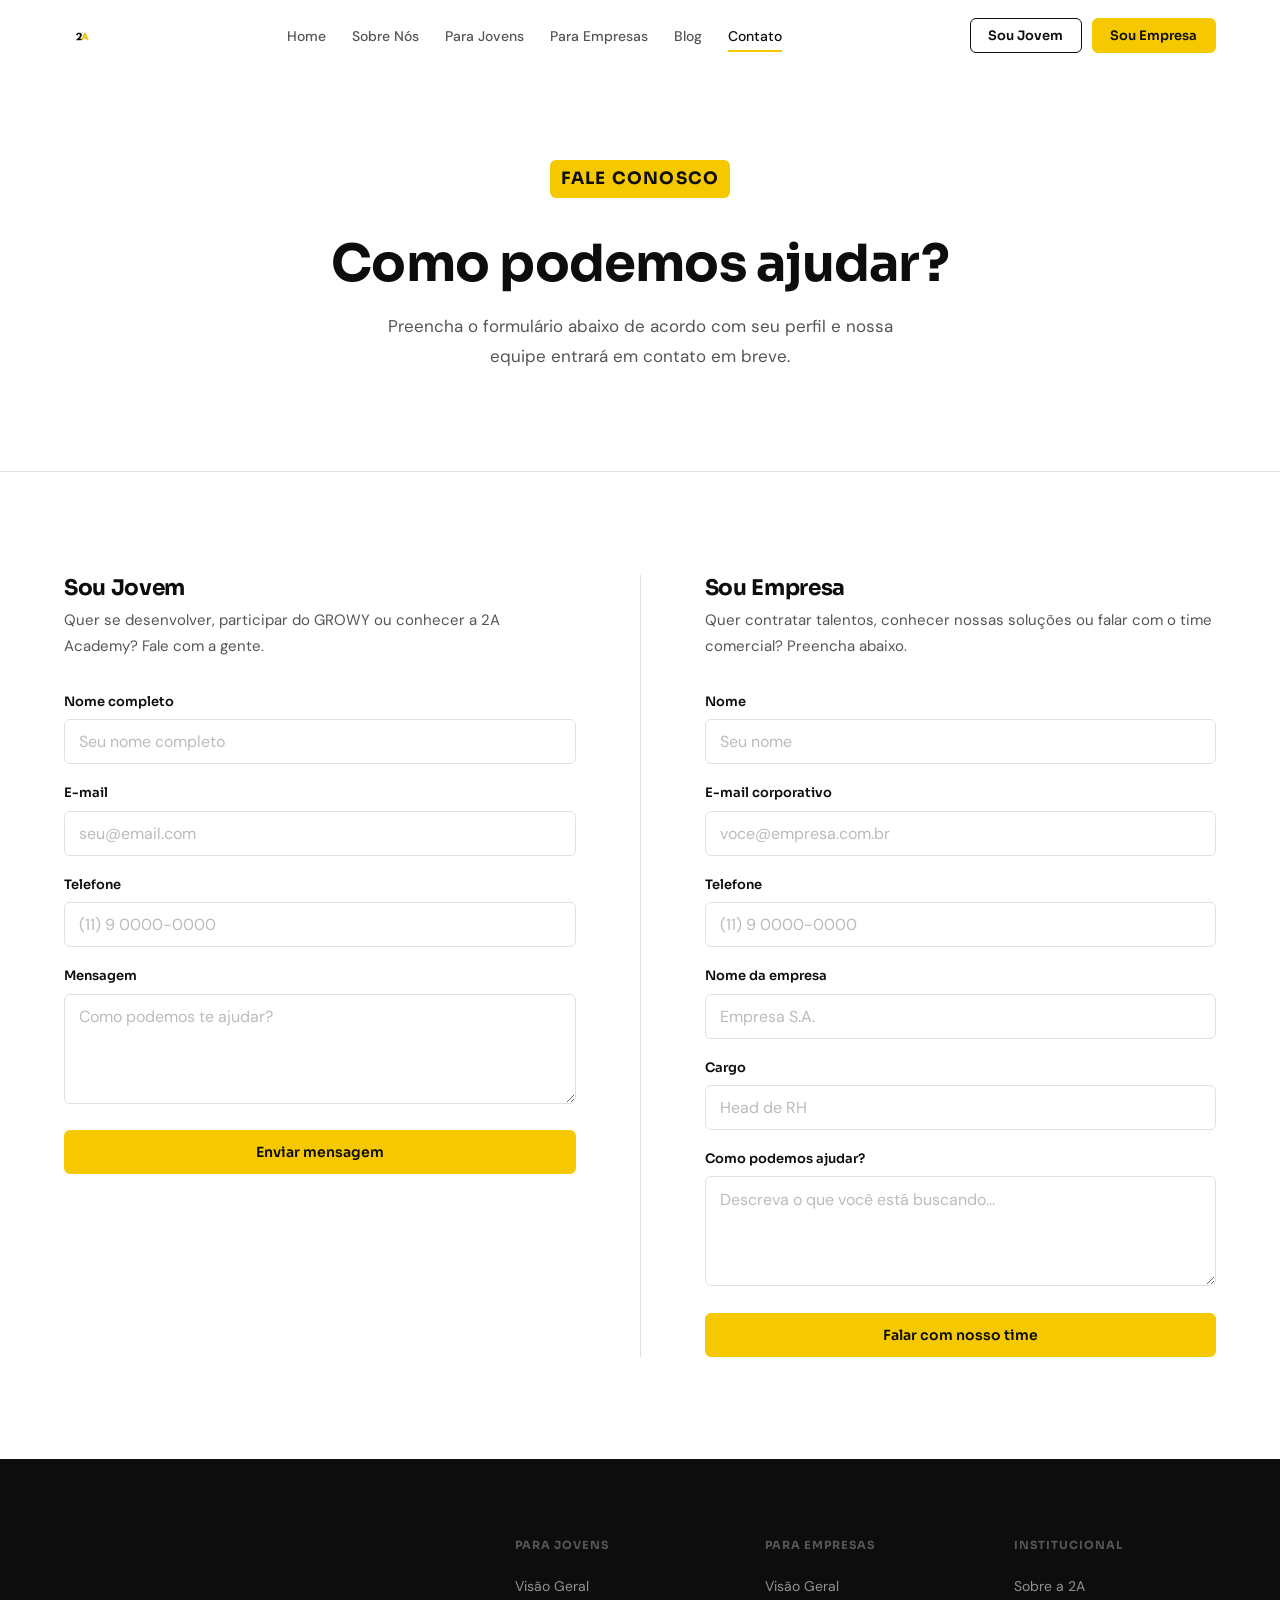
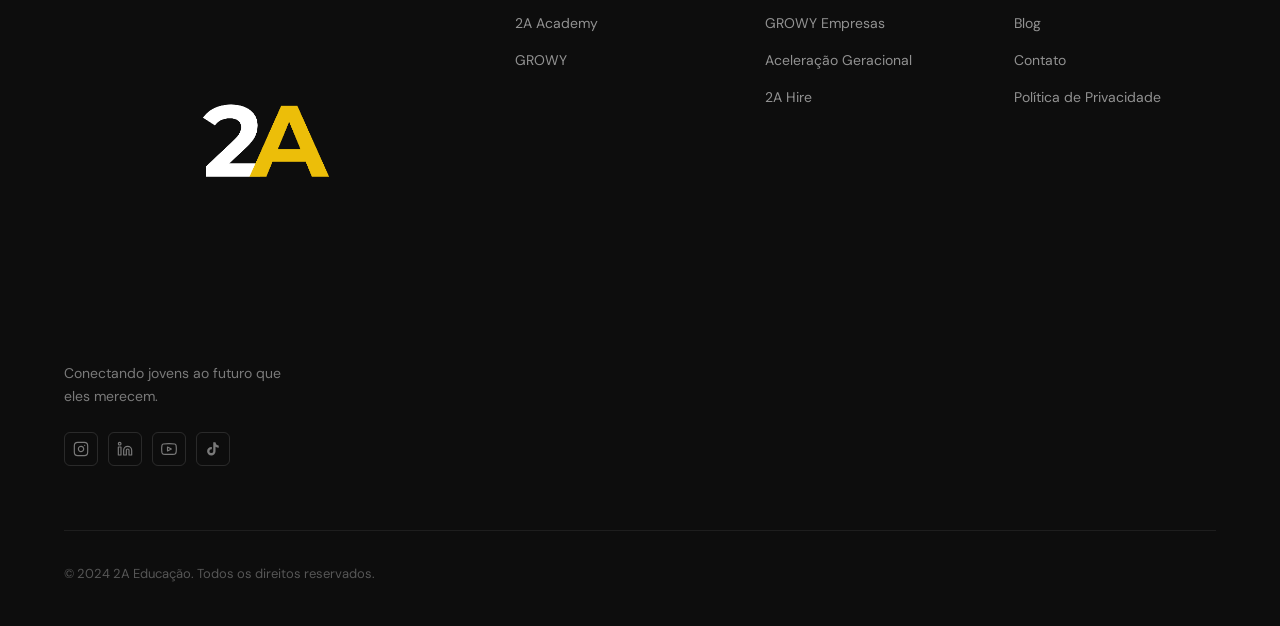
<file: contato.html>
<!DOCTYPE html>
<html lang="pt-BR">
<head>
  <meta charset="UTF-8" />
  <meta name="viewport" content="width=device-width, initial-scale=1.0" />
  <title>Contato | 2A Educação</title>
  <meta name="description" content="Entre em contato com a 2A Educação. Seja você jovem em busca de desenvolvimento ou empresa querendo os melhores talentos." />
  <link rel="preconnect" href="https://fonts.googleapis.com">
  <link rel="preconnect" href="https://fonts.gstatic.com" crossorigin>
  <link href="https://fonts.googleapis.com/css2?family=Sora:wght@400;600;700&family=DM+Sans:ital,wght@0,400;0,500;1,400&display=swap" rel="stylesheet">
  <link rel="icon" type="image/png" href="assets/logos/logo-2a-dark.png" />
  <link rel="canonical" href="https://2aeducacao.com.br/contato.html">
  <link rel="sitemap" type="application/xml" href="/sitemap.xml">
  <meta http-equiv="X-UA-Compatible" content="IE=edge" />
  <meta property="og:type" content="website">
  <meta property="og:site_name" content="2A Educação">
  <meta property="og:locale" content="pt_BR">
  <meta property="og:title" content="Contato | 2A Educação">
  <meta property="og:description" content="Entre em contato com a 2A Educação. Seja você jovem em busca de desenvolvimento ou empresa querendo os melhores talentos.">
  <link rel="stylesheet" href="style.css" />
</head>
<body>

<nav class="nav" id="nav">
  <div class="container nav-inner">
    <a href="index.html" class="nav-logo"><img src="assets/logos/logo-2a-light.png" alt="2A Educação" height="36" loading="lazy" decoding="async" /></a>
    <ul class="nav-links" role="list">
      <li><a href="index.html"    class="nav-link">Home</a></li>
      <li><a href="sobre.html"    class="nav-link">Sobre Nós</a></li>
      <li><a href="jovens.html"   class="nav-link">Para Jovens</a></li>
      <li><a href="empresas.html" class="nav-link">Para Empresas</a></li>
      <li><a href="blog.html"     class="nav-link">Blog</a></li>
      <li><a href="contato.html"  class="nav-link active">Contato</a></li>
    </ul>
    <div class="nav-ctas">
      <button class="btn btn-outline btn-sm" onclick="openYouthModal()">Sou Jovem</button>
      <button class="btn btn-primary btn-sm" onclick="openCompanyModal()">Sou Empresa</button>
    </div>
    <button class="hamburger" id="hamburger" aria-label="Abrir menu" aria-expanded="false"><span></span><span></span><span></span></button>
  </div>
</nav>
<div class="drawer-overlay" id="drawerOverlay" aria-hidden="true"></div>
<nav class="mobile-nav" id="mobileNav">
  <a href="index.html" class="nav-link">Home</a>
  <a href="sobre.html" class="nav-link">Sobre Nós</a>
  <a href="jovens.html" class="nav-link">Para Jovens</a>
  <a href="empresas.html" class="nav-link">Para Empresas</a>
  <a href="blog.html" class="nav-link">Blog</a>
  <a href="contato.html" class="nav-link active">Contato</a>
  <div class="mobile-nav-ctas">
    <button class="btn btn-outline btn-full" onclick="openYouthModal()">Sou Jovem</button>
    <button class="btn btn-primary btn-full" onclick="openCompanyModal()">Sou Empresa</button>
  </div>
</nav>

<!-- HERO -->
<section class="page-hero-white" aria-label="Contato">
  <div class="container">
    <div class="hero-center" style="padding: 1.5rem 0 0;">
      <p class="tag fade-in">Fale conosco</p>
      <h1 class="fade-in fd-1">Como podemos ajudar?</h1>
      <p class="fade-in fd-2">Preencha o formulário abaixo de acordo com seu perfil e nossa equipe entrará em contato em breve.</p>
    </div>
  </div>
</section>

<!-- FORMULÁRIOS -->
<section class="section section-white" aria-label="Formulários de contato">
  <div class="container">
    <div class="contact-cols">

      <!-- JOVEM -->
      <div class="reveal">
        <h2 class="contact-col-title">Sou Jovem</h2>
        <p class="contact-col-sub">Quer se desenvolver, participar do GROWY ou conhecer a 2A Academy? Fale com a gente.</p>
        <form id="formContactYouth" novalidate>
          <input type="hidden" name="_subject" value="Novo contato - Jovem | 2A Educação" />
          <div class="form-group">
            <label class="form-label" for="cyName">Nome completo</label>
            <input class="form-input" type="text" id="cyName" name="nome" placeholder="Seu nome completo" required />
          </div>
          <div class="form-group">
            <label class="form-label" for="cyEmail">E-mail</label>
            <input class="form-input" type="email" id="cyEmail" name="email" placeholder="seu@email.com" required />
          </div>
          <div class="form-group">
            <label class="form-label" for="cyPhone">Telefone</label>
            <input class="form-input" type="tel" id="cyPhone" name="telefone" placeholder="(11) 9 0000-0000" />
          </div>
          <div class="form-group">
            <label class="form-label" for="cyMessage">Mensagem</label>
            <textarea class="form-input" id="cyMessage" name="mensagem" placeholder="Como podemos te ajudar?" required></textarea>
          </div>
          <button class="btn btn-primary btn-full" type="submit">Enviar mensagem</button>
        </form>
        <div class="form-success" id="formContactYouthSuccess">
          <p>Recebemos seu contato!<br />Em breve nossa equipe entrará em contato.</p>
        </div>
      </div>

      <!-- DIVIDER -->
      <div class="contact-divider" aria-hidden="true"></div>

      <!-- EMPRESA -->
      <div class="reveal rv-2">
        <h2 class="contact-col-title">Sou Empresa</h2>
        <p class="contact-col-sub">Quer contratar talentos, conhecer nossas soluções ou falar com o time comercial? Preencha abaixo.</p>
        <form id="formContactCompany" novalidate>
          <input type="hidden" name="_subject" value="Novo contato - Empresa | 2A Educação" />
          <div class="form-group">
            <label class="form-label" for="ccName">Nome</label>
            <input class="form-input" type="text" id="ccName" name="nome" placeholder="Seu nome" required />
          </div>
          <div class="form-group">
            <label class="form-label" for="ccEmail">E-mail corporativo</label>
            <input class="form-input" type="email" id="ccEmail" name="email" placeholder="voce@empresa.com.br" required />
          </div>
          <div class="form-group">
            <label class="form-label" for="ccPhone">Telefone</label>
            <input class="form-input" type="tel" id="ccPhone" name="telefone" placeholder="(11) 9 0000-0000" />
          </div>
          <div class="form-group">
            <label class="form-label" for="ccCompany">Nome da empresa</label>
            <input class="form-input" type="text" id="ccCompany" name="empresa" placeholder="Empresa S.A." required />
          </div>
          <div class="form-group">
            <label class="form-label" for="ccRole">Cargo</label>
            <input class="form-input" type="text" id="ccRole" name="cargo" placeholder="Head de RH" />
          </div>
          <div class="form-group">
            <label class="form-label" for="ccMessage">Como podemos ajudar?</label>
            <textarea class="form-input" id="ccMessage" name="mensagem" placeholder="Descreva o que você está buscando..." required></textarea>
          </div>
          <button class="btn btn-primary btn-full" type="submit">Falar com nosso time</button>
        </form>
        <div class="form-success" id="formContactCompanySuccess">
          <p>Recebemos seu contato!<br />Nossa equipe comercial entrará em contato em breve.</p>
        </div>
      </div>

    </div>
  </div>
</section>

<footer class="footer">
  <div class="container">
    <div class="footer-grid">
      <div class="footer-brand"><img src="assets/logos/logo-2a-dark.png" alt="2A Educação" height="40" /><p>Conectando jovens ao futuro que eles merecem.</p><div class="footer-socials"><a href="#" class="social-link" aria-label="Instagram"><svg width="16" height="16" viewBox="0 0 24 24" fill="none" stroke="currentColor" stroke-width="1.75" stroke-linecap="round" stroke-linejoin="round"><rect x="2" y="2" width="20" height="20" rx="5"/><path d="M16 11.37A4 4 0 1112.63 8 4 4 0 0116 11.37z"/><line x1="17.5" y1="6.5" x2="17.51" y2="6.5"/></svg></a><a href="#" class="social-link" aria-label="LinkedIn"><svg width="16" height="16" viewBox="0 0 24 24" fill="none" stroke="currentColor" stroke-width="1.75" stroke-linecap="round" stroke-linejoin="round"><path d="M16 8a6 6 0 016 6v7h-4v-7a2 2 0 00-2-2 2 2 0 00-2 2v7h-4v-7a6 6 0 016-6z"/><rect x="2" y="9" width="4" height="12"/><circle cx="4" cy="4" r="2"/></svg></a><a href="#" class="social-link" aria-label="YouTube"><svg width="16" height="16" viewBox="0 0 24 24" fill="none" stroke="currentColor" stroke-width="1.75" stroke-linecap="round" stroke-linejoin="round"><path d="M22.54 6.42a2.78 2.78 0 00-1.95-1.96C18.88 4 12 4 12 4s-6.88 0-8.59.46a2.78 2.78 0 00-1.95 1.96A29 29 0 001 12a29 29 0 00.46 5.58A2.78 2.78 0 003.41 19.6C5.12 20 12 20 12 20s6.88 0 8.59-.4a2.78 2.78 0 001.95-1.96A29 29 0 0023 12a29 29 0 00-.46-5.58z"/><polygon points="9.75 15.02 15.5 12 9.75 8.98 9.75 15.02"/></svg></a><a href="#" class="social-link" aria-label="TikTok"><svg width="16" height="16" viewBox="0 0 24 24" fill="currentColor"><path d="M19.59 6.69a4.83 4.83 0 01-3.77-4.25V2h-3.45v13.67a2.89 2.89 0 01-2.88 2.5 2.89 2.89 0 01-2.89-2.89 2.89 2.89 0 012.89-2.89c.28 0 .54.04.79.1V9.01a6.27 6.27 0 00-.79-.05 6.34 6.34 0 00-6.34 6.34 6.34 6.34 0 006.34 6.34 6.34 6.34 0 006.33-6.34V8.69a8.18 8.18 0 004.78 1.52V6.75a4.85 4.85 0 01-1.01-.06z"/></svg></a></div></div>
      <div class="footer-col"><h4>Para Jovens</h4><ul><li><a href="jovens.html">Visão Geral</a></li><li><a href="jovens-academy.html">2A Academy</a></li><li><a href="jovens-growy.html">GROWY</a></li></ul></div>
      <div class="footer-col"><h4>Para Empresas</h4><ul><li><a href="empresas.html">Visão Geral</a></li><li><a href="empresas-growy.html">GROWY Empresas</a></li><li><a href="empresas-aceleracao.html">Aceleração Geracional</a></li><li><a href="empresas-2ahire.html">2A Hire</a></li></ul></div>
      <div class="footer-col"><h4>Institucional</h4><ul><li><a href="sobre.html">Sobre a 2A</a></li><li><a href="blog.html">Blog</a></li><li><a href="contato.html">Contato</a></li><li><a href="#">Política de Privacidade</a></li></ul></div>
    </div>
    <div class="footer-bottom"><p class="footer-copy">© 2024 2A Educação. Todos os direitos reservados.</p></div>
  </div>
</footer>

<div class="modal-overlay" id="modalYouth" role="dialog" aria-modal="true" aria-labelledby="modalYouthTitle"><div class="modal-box"><button class="modal-close" aria-label="Fechar"><svg width="18" height="18" viewBox="0 0 24 24" fill="none" stroke="currentColor" stroke-width="2" stroke-linecap="round" stroke-linejoin="round"><line x1="18" y1="6" x2="6" y2="18"/><line x1="6" y1="6" x2="18" y2="18"/></svg></button><h3 class="modal-title" id="modalYouthTitle">Quero saber mais</h3><p class="modal-sub">Preencha o formulário e entraremos em contato em breve.</p><form id="formYouth" novalidate><input type="hidden" name="_subject" value="Lead Jovem | 2A Educação" /><div class="form-group"><label class="form-label" for="youthName">Nome completo</label><input class="form-input" type="text" id="youthName" name="nome" placeholder="Seu nome" required /></div><div class="form-group"><label class="form-label" for="youthEmail">E-mail</label><input class="form-input" type="email" id="youthEmail" name="email" placeholder="seu@email.com" required /></div><div class="form-group"><label class="form-label" for="youthPhone">Telefone</label><input class="form-input" type="tel" id="youthPhone" name="telefone" placeholder="(11) 9 0000-0000" /></div><div class="form-group"><label class="form-label" for="youthProduct">Qual produto te interessa?</label><select class="form-input" id="youthProduct" name="produto"><option value="">Selecione</option><option value="2A Academy">2A Academy</option><option value="GROWY">GROWY</option></select></div><button class="btn btn-primary btn-full" type="submit">Quero saber mais</button></form><div class="form-success" id="formYouthSuccess"><p>Recebemos seu interesse!<br />Em breve entraremos em contato.</p></div></div></div>
<div class="modal-overlay" id="modalCompany" role="dialog" aria-modal="true" aria-labelledby="modalCompanyTitle"><div class="modal-box"><button class="modal-close" aria-label="Fechar"><svg width="18" height="18" viewBox="0 0 24 24" fill="none" stroke="currentColor" stroke-width="2" stroke-linecap="round" stroke-linejoin="round"><line x1="18" y1="6" x2="6" y2="18"/><line x1="6" y1="6" x2="18" y2="18"/></svg></button><h3 class="modal-title" id="modalCompanyTitle">Falar com nosso time</h3><p class="modal-sub">Preencha o formulário e nossa equipe comercial entrará em contato.</p><form id="formCompany" novalidate><input type="hidden" name="_subject" value="Lead Empresa | 2A Educação" /><div class="form-group"><label class="form-label" for="compName">Nome</label><input class="form-input" type="text" id="compName" name="nome" placeholder="Seu nome" required /></div><div class="form-group"><label class="form-label" for="compEmail">E-mail corporativo</label><input class="form-input" type="email" id="compEmail" name="email" placeholder="voce@empresa.com.br" required /></div><div class="form-group"><label class="form-label" for="compPhone">Telefone</label><input class="form-input" type="tel" id="compPhone" name="telefone" placeholder="(11) 9 0000-0000" /></div><div class="form-group"><label class="form-label" for="compCompany">Nome da empresa</label><input class="form-input" type="text" id="compCompany" name="empresa" placeholder="Empresa S.A." required /></div><div class="form-group"><label class="form-label" for="compRole">Cargo</label><input class="form-input" type="text" id="compRole" name="cargo" placeholder="Head de RH" /></div><div class="form-group"><label class="form-label" for="compProduct">Qual solução te interessa?</label><select class="form-input" id="compProduct" name="solucao"><option value="">Selecione</option><option value="GROWY Empresas">GROWY Empresas</option><option value="Aceleração Geracional">Aceleração Geracional</option><option value="2A Hire">2A Hire</option></select></div><button class="btn btn-primary btn-full" type="submit">Falar com nosso time</button></form><div class="form-success" id="formCompanySuccess"><p>Recebemos seu contato!<br />Nossa equipe comercial entrará em contato em breve.</p></div></div></div>

<!-- SCROLL TO TOP -->
<button id="scroll-top" aria-label="Voltar ao topo">↑</button>

<script src="main.js"></script>
</body>
</html>
</file>
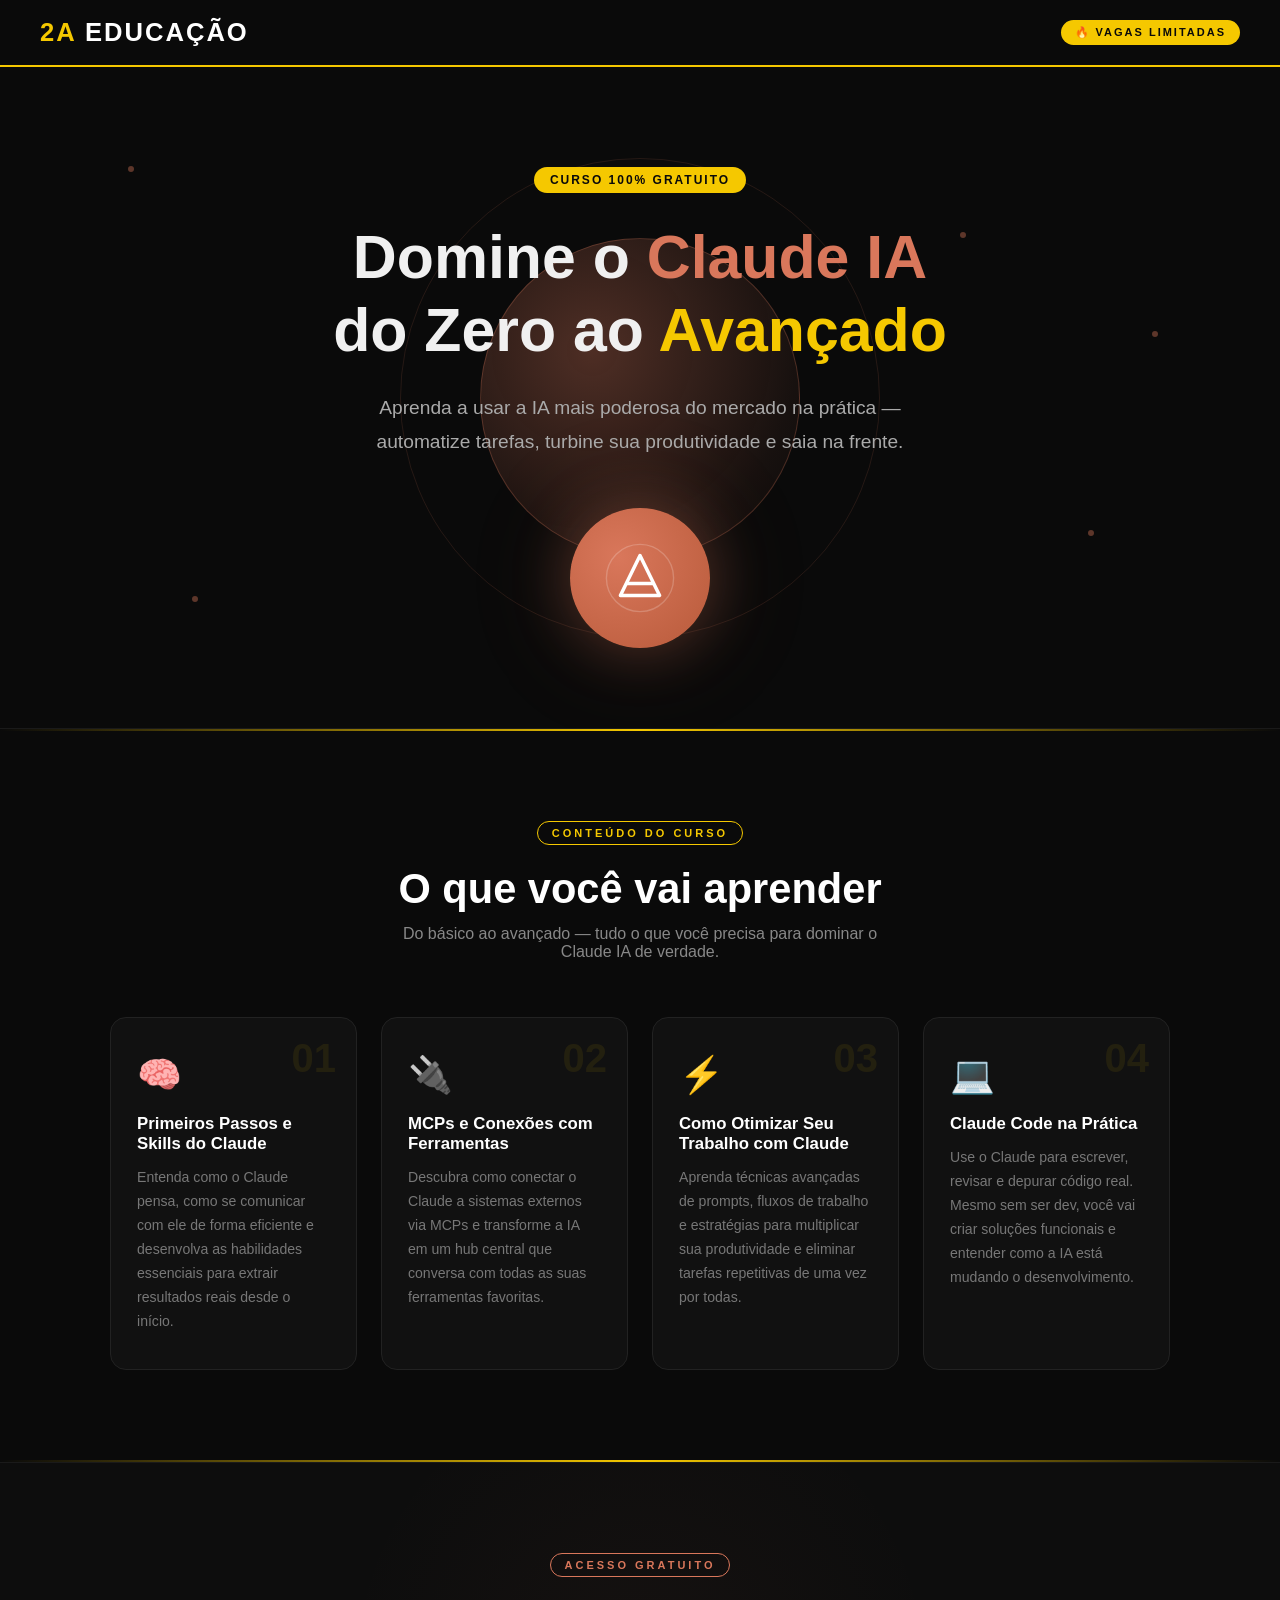
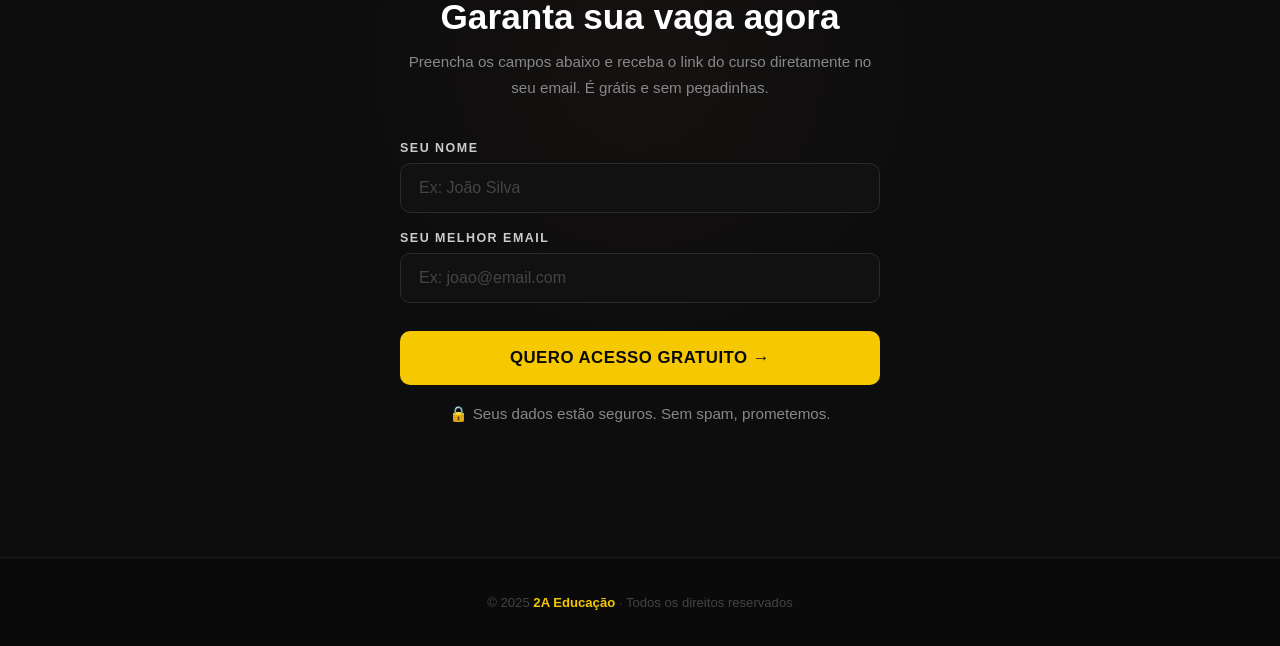
<file: curso-claude.html>
<!DOCTYPE html>
<html lang="pt-BR">
<head>
  <meta charset="UTF-8" />
  <meta name="viewport" content="width=device-width, initial-scale=1.0"/>
  <title>Curso Claude IA – 2A Educação</title>
  <style>
    * { margin: 0; padding: 0; box-sizing: border-box; }

    body {
      font-family: 'Segoe UI', sans-serif;
      background: #0a0a0a;
      color: #f0f0f0;
    }

    /* ───── HEADER ───── */
    header {
      background: #0a0a0a;
      border-bottom: 2px solid #f5c800;
      padding: 18px 40px;
      display: flex;
      align-items: center;
      justify-content: space-between;
      position: sticky;
      top: 0;
      z-index: 100;
    }

    .logo {
      font-size: 1.6rem;
      font-weight: 900;
      letter-spacing: 2px;
      color: #f5c800;
      text-transform: uppercase;
    }

    .logo span {
      color: #ffffff;
    }

    .header-badge {
      background: #f5c800;
      color: #0a0a0a;
      font-size: 11px;
      font-weight: 800;
      letter-spacing: 2px;
      text-transform: uppercase;
      padding: 6px 14px;
      border-radius: 20px;
    }

    /* ───── CLAUDE DECORATION ───── */
    .claude-orb {
      width: 320px;
      height: 320px;
      border-radius: 50%;
      background: radial-gradient(circle at 35% 35%, #d9775b55, #d9775b11 70%, transparent);
      border: 1.5px solid #d9775b44;
      position: absolute;
      pointer-events: none;
    }

    .claude-ring {
      width: 480px;
      height: 480px;
      border-radius: 50%;
      border: 1px solid #d9775b22;
      position: absolute;
      pointer-events: none;
      animation: pulse-ring 4s ease-in-out infinite;
    }

    @keyframes pulse-ring {
      0%, 100% { transform: scale(1); opacity: 0.5; }
      50% { transform: scale(1.04); opacity: 1; }
    }

    .claude-dots {
      position: absolute;
      width: 100%;
      height: 100%;
      top: 0; left: 0;
      pointer-events: none;
      overflow: hidden;
    }

    .claude-dots span {
      position: absolute;
      width: 6px;
      height: 6px;
      border-radius: 50%;
      background: #d9775b;
      opacity: 0.4;
      animation: float-dot 6s ease-in-out infinite;
    }

    .claude-dots span:nth-child(1) { top: 15%; left: 10%; animation-delay: 0s; }
    .claude-dots span:nth-child(2) { top: 70%; left: 85%; animation-delay: 1s; }
    .claude-dots span:nth-child(3) { top: 40%; left: 90%; animation-delay: 2s; }
    .claude-dots span:nth-child(4) { top: 80%; left: 15%; animation-delay: 3s; }
    .claude-dots span:nth-child(5) { top: 25%; left: 75%; animation-delay: 1.5s; }

    @keyframes float-dot {
      0%, 100% { transform: translateY(0); opacity: 0.4; }
      50% { transform: translateY(-12px); opacity: 0.9; }
    }

    /* ───── HERO ───── */
    .hero {
      background: #0a0a0a;
      padding: 100px 20px 80px;
      text-align: center;
      border-bottom: 1px solid #1a1a1a;
      position: relative;
      overflow: hidden;
    }

    .hero .orb-wrap {
      position: absolute;
      top: 50%;
      left: 50%;
      transform: translate(-50%, -50%);
      display: flex;
      align-items: center;
      justify-content: center;
    }

    .hero .badge {
      display: inline-block;
      background: #f5c800;
      color: #0a0a0a;
      font-size: 12px;
      font-weight: 800;
      letter-spacing: 2px;
      text-transform: uppercase;
      padding: 6px 16px;
      border-radius: 20px;
      margin-bottom: 28px;
      position: relative;
      z-index: 2;
    }

    .hero h1 {
      font-size: clamp(2rem, 5vw, 3.8rem);
      font-weight: 900;
      line-height: 1.2;
      margin-bottom: 24px;
      position: relative;
      z-index: 2;
    }

    .hero h1 span {
      color: #f5c800;
    }

    .hero h1 .claude-color {
      color: #d9775b;
    }

    .hero p {
      font-size: clamp(1rem, 2.5vw, 1.2rem);
      color: #aaa;
      max-width: 580px;
      margin: 0 auto 48px;
      line-height: 1.8;
      position: relative;
      z-index: 2;
    }

    /* Claude visual icon */
    .claude-icon-hero {
      position: relative;
      z-index: 2;
      margin: 0 auto 0;
      width: 140px;
      height: 140px;
      border-radius: 50%;
      background: radial-gradient(circle at 35% 35%, #d9775b, #b85a3a);
      display: flex;
      align-items: center;
      justify-content: center;
      box-shadow: 0 0 60px #d9775b55, 0 0 120px #d9775b22;
      animation: glow-pulse 3s ease-in-out infinite;
    }

    .claude-icon-hero svg {
      width: 70px;
      height: 70px;
      fill: #fff;
    }

    @keyframes glow-pulse {
      0%, 100% { box-shadow: 0 0 60px #d9775b55, 0 0 120px #d9775b22; }
      50% { box-shadow: 0 0 90px #d9775b88, 0 0 160px #d9775b44; }
    }

    /* ───── DIVIDER ───── */
    .divider {
      height: 2px;
      background: linear-gradient(90deg, transparent, #f5c800, transparent);
      margin: 0;
    }

    /* ───── BENEFÍCIOS ───── */
    .benefits {
      padding: 90px 20px;
      max-width: 1100px;
      margin: 0 auto;
      text-align: center;
    }

    .section-label {
      display: inline-block;
      border: 1px solid #f5c800;
      color: #f5c800;
      font-size: 11px;
      font-weight: 800;
      letter-spacing: 3px;
      text-transform: uppercase;
      padding: 5px 14px;
      border-radius: 20px;
      margin-bottom: 20px;
    }

    .benefits h2 {
      font-size: clamp(1.6rem, 4vw, 2.6rem);
      font-weight: 900;
      margin-bottom: 12px;
      color: #fff;
    }

    .benefits .subtitle {
      color: #888;
      font-size: 1rem;
      margin-bottom: 56px;
      max-width: 500px;
      margin-left: auto;
      margin-right: auto;
    }

    .benefits-grid {
      display: grid;
      grid-template-columns: repeat(auto-fit, minmax(240px, 1fr));
      gap: 24px;
    }

    .benefit-card {
      background: #111;
      border: 1px solid #222;
      border-radius: 16px;
      padding: 36px 26px;
      transition: border-color 0.3s, transform 0.3s, box-shadow 0.3s;
      text-align: left;
      position: relative;
      overflow: hidden;
    }

    .benefit-card::before {
      content: '';
      position: absolute;
      top: 0; left: 0; right: 0;
      height: 3px;
      background: linear-gradient(90deg, #f5c800, #d9775b);
      opacity: 0;
      transition: opacity 0.3s;
    }

    .benefit-card:hover {
      border-color: #f5c800;
      transform: translateY(-6px);
      box-shadow: 0 20px 40px rgba(245, 200, 0, 0.08);
    }

    .benefit-card:hover::before {
      opacity: 1;
    }

    .benefit-card .icon {
      font-size: 36px;
      margin-bottom: 18px;
      display: block;
    }

    .benefit-card h3 {
      font-size: 1.05rem;
      font-weight: 800;
      margin-bottom: 12px;
      color: #fff;
    }

    .benefit-card p {
      font-size: 0.88rem;
      color: #777;
      line-height: 1.7;
    }

    .benefit-card .card-number {
      position: absolute;
      top: 20px;
      right: 20px;
      font-size: 2.5rem;
      font-weight: 900;
      color: #f5c800;
      opacity: 0.08;
      line-height: 1;
    }

    /* ───── FORMULÁRIO ───── */
    .form-section {
      background: #0d0d0d;
      padding: 90px 20px;
      border-top: 1px solid #1a1a1a;
      border-bottom: 1px solid #1a1a1a;
      position: relative;
      overflow: hidden;
    }

    .form-section::before {
      content: '';
      position: absolute;
      top: -100px; left: 50%;
      transform: translateX(-50%);
      width: 600px;
      height: 600px;
      border-radius: 50%;
      background: radial-gradient(circle, #d9775b0a, transparent 70%);
      pointer-events: none;
    }

    .form-wrapper {
      max-width: 480px;
      margin: 0 auto;
      text-align: center;
      position: relative;
      z-index: 2;
    }

    .form-wrapper .section-label {
      border-color: #d9775b;
      color: #d9775b;
    }

    .form-wrapper h2 {
      font-size: clamp(1.5rem, 4vw, 2.2rem);
      font-weight: 900;
      margin-bottom: 12px;
      color: #fff;
    }

    .form-wrapper > p {
      color: #888;
      margin-bottom: 40px;
      font-size: 0.95rem;
      line-height: 1.7;
    }

    .form-group {
      margin-bottom: 18px;
      text-align: left;
    }

    .form-group label {
      display: block;
      font-size: 0.78rem;
      font-weight: 700;
      color: #ccc;
      margin-bottom: 8px;
      text-transform: uppercase;
      letter-spacing: 1.5px;
    }

    .form-group input {
      width: 100%;
      background: #111;
      border: 1px solid #2a2a2a;
      border-radius: 10px;
      padding: 15px 18px;
      color: #fff;
      font-size: 1rem;
      transition: border-color 0.3s, box-shadow 0.3s;
      outline: none;
    }

    .form-group input:focus {
      border-color: #f5c800;
      box-shadow: 0 0 0 3px rgba(245, 200, 0, 0.08);
    }

    .form-group input::placeholder {
      color: #444;
    }

    .btn-submit {
      width: 100%;
      background: #f5c800;
      color: #0a0a0a;
      border: none;
      border-radius: 10px;
      padding: 17px;
      font-size: 1.05rem;
      font-weight: 900;
      cursor: pointer;
      margin-top: 10px;
      transition: opacity 0.3s, transform 0.2s, box-shadow 0.3s;
      letter-spacing: 0.5px;
      text-transform: uppercase;
    }

    .btn-submit:hover:not(:disabled) {
      opacity: 0.9;
      transform: translateY(-2px);
      box-shadow: 0 10px 30px rgba(245, 200, 0, 0.3);
    }

    .btn-submit:disabled {
      opacity: 0.6;
      cursor: not-allowed;
    }

    .spinner {
      display: inline-block;
      width: 18px;
      height: 18px;
      border: 3px solid rgba(0,0,0,0.2);
      border-top-color: #0a0a0a;
      border-radius: 50%;
      animation: spin 0.8s linear infinite;
      vertical-align: middle;
      margin-right: 8px;
    }

    @keyframes spin {
      to { transform: rotate(360deg); }
    }

    .form-disclaimer {
      margin-top: 16px;
      font-size: 0.78rem;
      color: #555;
    }

    /* ───── SUCESSO ───── */
    .success-box {
      display: none;
      background: #0d1a0d;
      border: 1px solid #2a5a2a;
      border-radius: 16px;
      padding: 40px 32px;
      text-align: center;
      margin-top: 16px;
    }

    .success-box .check {
      font-size: 52px;
      margin-bottom: 16px;
    }

    .success-box h3 {
      font-size: 1.4rem;
      font-weight: 800;
      color: #5cb87a;
      margin-bottom: 10px;
    }

    .success-box p {
      color: #888;
      font-size: 0.95rem;
      line-height: 1.6;
    }

    /* ───── FOOTER ───── */
    footer {
      text-align: center;
      padding: 36px 20px;
      color: #444;
      font-size: 0.82rem;
      border-top: 1px solid #111;
    }

    footer span {
      color: #f5c800;
      font-weight: 700;
    }

    /* ───── RESPONSIVE ───── */
    @media (max-width: 600px) {
      header { padding: 14px 20px; }
      .logo { font-size: 1.2rem; }
      .claude-icon-hero { width: 100px; height: 100px; }
      .claude-icon-hero svg { width: 50px; height: 50px; }
    }
  </style>
</head>
<body>

  <!-- HEADER -->
  <header>
    <div class="logo">2A <span>Educação</span></div>
    <div class="header-badge">🔥 Vagas Limitadas</div>
  </header>

  <!-- HERO -->
  <section class="hero">
    <div class="claude-dots">
      <span></span><span></span><span></span><span></span><span></span>
    </div>
    <div class="orb-wrap">
      <div class="claude-ring"></div>
      <div class="claude-orb"></div>
    </div>

    <div class="badge">Curso 100% Gratuito</div>

    <h1>Domine o <span class="claude-color">Claude IA</span><br/>do Zero ao <span>Avançado</span></h1>
    <p>Aprenda a usar a IA mais poderosa do mercado na prática — automatize tarefas, turbine sua produtividade e saia na frente.</p>

    <!-- Claude Logo SVG -->
    <div class="claude-icon-hero">
      <svg viewBox="0 0 100 100" xmlns="http://www.w3.org/2000/svg">
        <!-- Simplified Claude-inspired icon: abstract "A" shape -->
        <circle cx="50" cy="50" r="48" fill="none" stroke="rgba(255,255,255,0.2)" stroke-width="2"/>
        <path d="M50 18 L78 75 H22 Z" fill="none" stroke="#fff" stroke-width="5" stroke-linejoin="round" stroke-linecap="round"/>
        <line x1="32" y1="58" x2="68" y2="58" stroke="#fff" stroke-width="5" stroke-linecap="round"/>
      </svg>
    </div>
  </section>

  <div class="divider"></div>

  <!-- BENEFÍCIOS -->
  <section class="benefits">
    <div class="section-label">Conteúdo do Curso</div>
    <h2>O que você vai aprender</h2>
    <p class="subtitle">Do básico ao avançado — tudo o que você precisa para dominar o Claude IA de verdade.</p>

    <div class="benefits-grid">

      <div class="benefit-card">
        <span class="card-number">01</span>
        <div class="icon">🧠</div>
        <h3>Primeiros Passos e Skills do Claude</h3>
        <p>Entenda como o Claude pensa, como se comunicar com ele de forma eficiente e desenvolva as habilidades essenciais para extrair resultados reais desde o início.</p>
      </div>

      <div class="benefit-card">
        <span class="card-number">02</span>
        <div class="icon">🔌</div>
        <h3>MCPs e Conexões com Ferramentas</h3>
        <p>Descubra como conectar o Claude a sistemas externos via MCPs e transforme a IA em um hub central que conversa com todas as suas ferramentas favoritas.</p>
      </div>

      <div class="benefit-card">
        <span class="card-number">03</span>
        <div class="icon">⚡</div>
        <h3>Como Otimizar Seu Trabalho com Claude</h3>
        <p>Aprenda técnicas avançadas de prompts, fluxos de trabalho e estratégias para multiplicar sua produtividade e eliminar tarefas repetitivas de uma vez por todas.</p>
      </div>

      <div class="benefit-card">
        <span class="card-number">04</span>
        <div class="icon">💻</div>
        <h3>Claude Code na Prática</h3>
        <p>Use o Claude para escrever, revisar e depurar código real. Mesmo sem ser dev, você vai criar soluções funcionais e entender como a IA está mudando o desenvolvimento.</p>
      </div>

    </div>
  </section>

  <div class="divider"></div>

  <!-- FORMULÁRIO -->
  <section class="form-section">
    <div class="form-wrapper">
      <div class="section-label">Acesso Gratuito</div>
      <h2>Garanta sua vaga agora</h2>
      <p>Preencha os campos abaixo e receba o link do curso diretamente no seu email. É grátis e sem pegadinhas.</p>

      <form id="leadForm">
        <div class="form-group">
          <label for="nome">Seu nome</label>
          <input type="text" id="nome" name="nome" placeholder="Ex: João Silva" required />
        </div>
        <div class="form-group">
          <label for="email">Seu melhor email</label>
          <input type="email" id="email" name="email" placeholder="Ex: joao@email.com" required />
        </div>
        <button type="submit" class="btn-submit" id="btnSubmit">
          Quero Acesso Gratuito →
        </button>
      </form>

      <p class="form-disclaimer">🔒 Seus dados estão seguros. Sem spam, prometemos.</p>

      <div class="success-box" id="successBox">
        <div class="check">✅</div>
        <h3>Acesso enviado!</h3>
        <p>Verifique seu email. O link do curso foi enviado para a sua caixa de entrada.</p>
      </div>
    </div>
  </section>

  <!-- FOOTER -->
  <footer>
    <p>© 2025 <span>2A Educação</span> · Todos os direitos reservados</p>
  </footer>

  <script>
    const form = document.getElementById('leadForm');
    const btn = document.getElementById('btnSubmit');
    const successBox = document.getElementById('successBox');

    const WEBHOOK_URL = 'https://webhooks.akillescecilio.com/webhook/curso-claude';

    form.addEventListener('submit', async (e) => {
      e.preventDefault();

      const nome  = document.getElementById('nome').value.trim();
      const email = document.getElementById('email').value.trim();

      btn.disabled = true;
      btn.innerHTML = '<span class="spinner"></span> Enviando...';

      try {
        await fetch(WEBHOOK_URL, {
          method: 'POST',
          headers: { 'Content-Type': 'application/json' },
          body: JSON.stringify({ nome, email })
        });

        form.style.display = 'none';
        successBox.style.display = 'block';

      } catch (err) {
        btn.disabled = false;
        btn.innerHTML = 'Quero Acesso Gratuito →';
        alert('Erro ao enviar. Tente novamente.');
      }
    });
  </script>

</body>
</html>
</file>
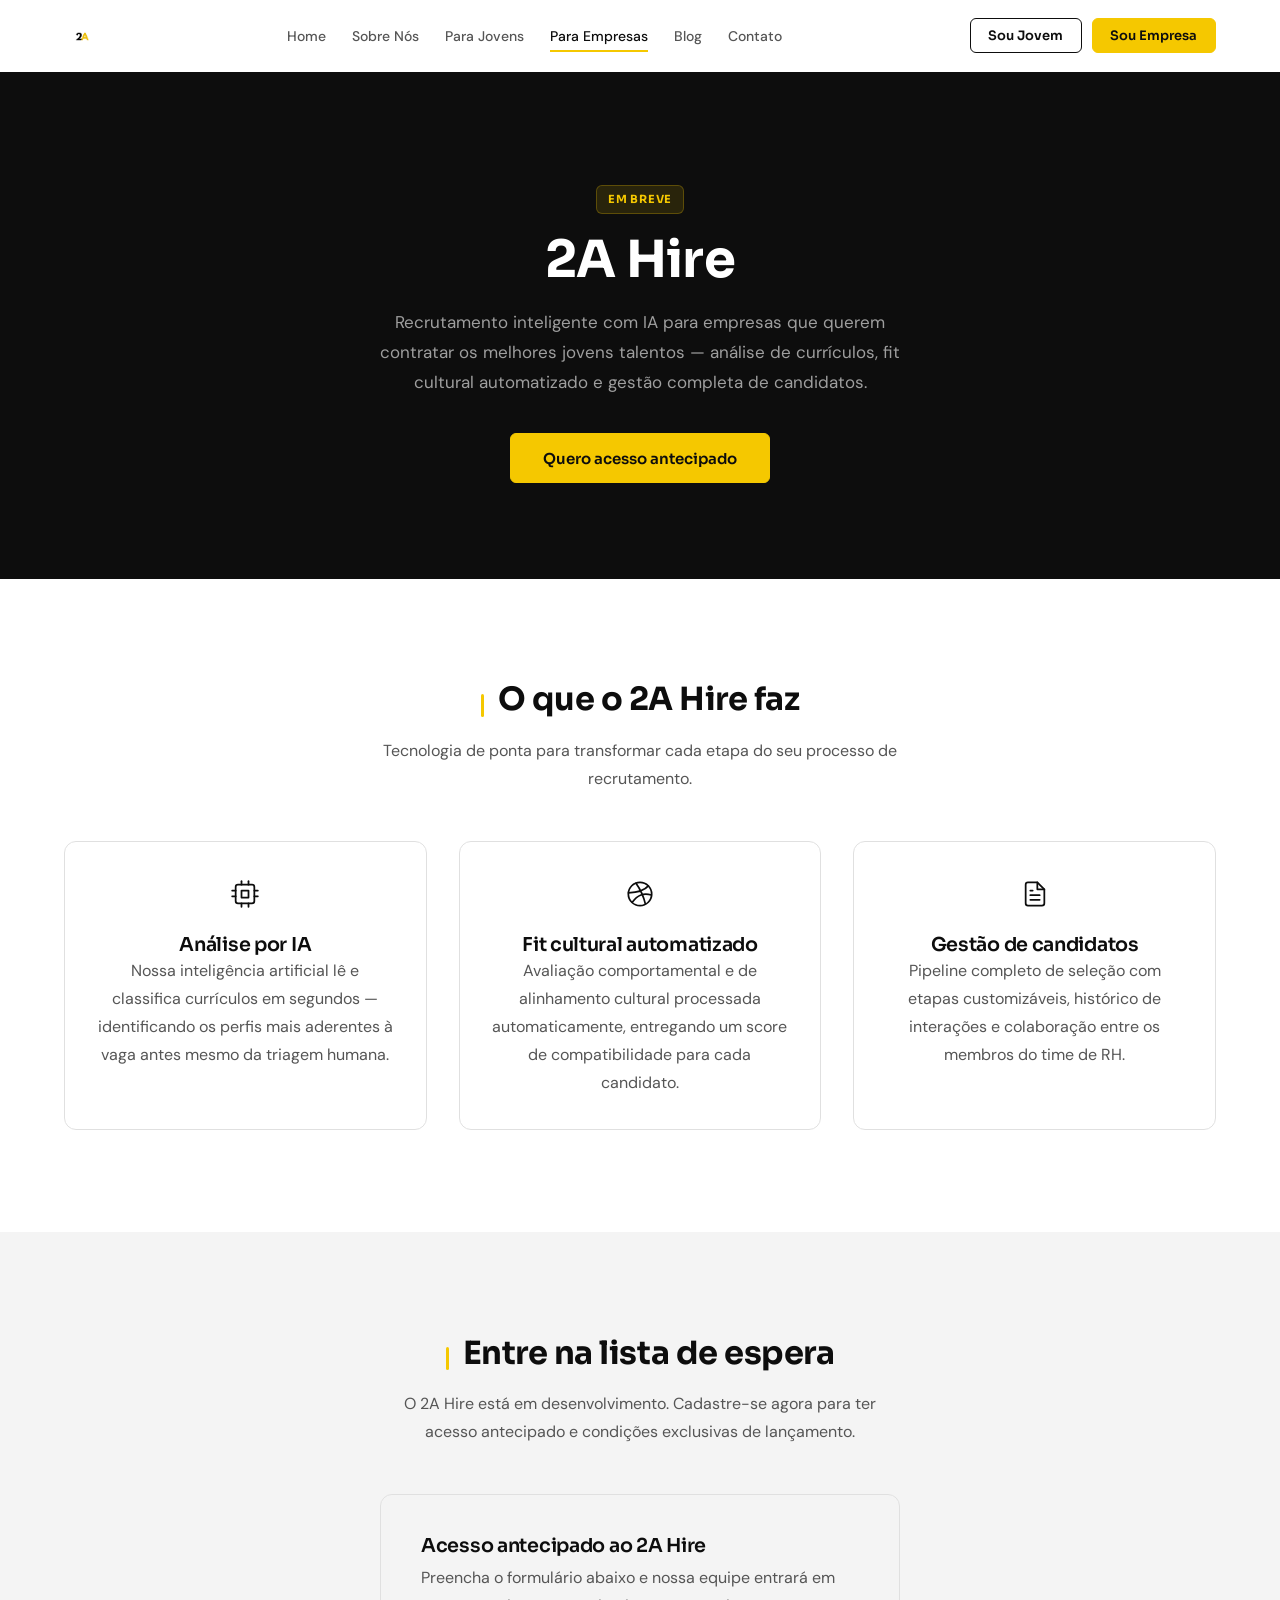
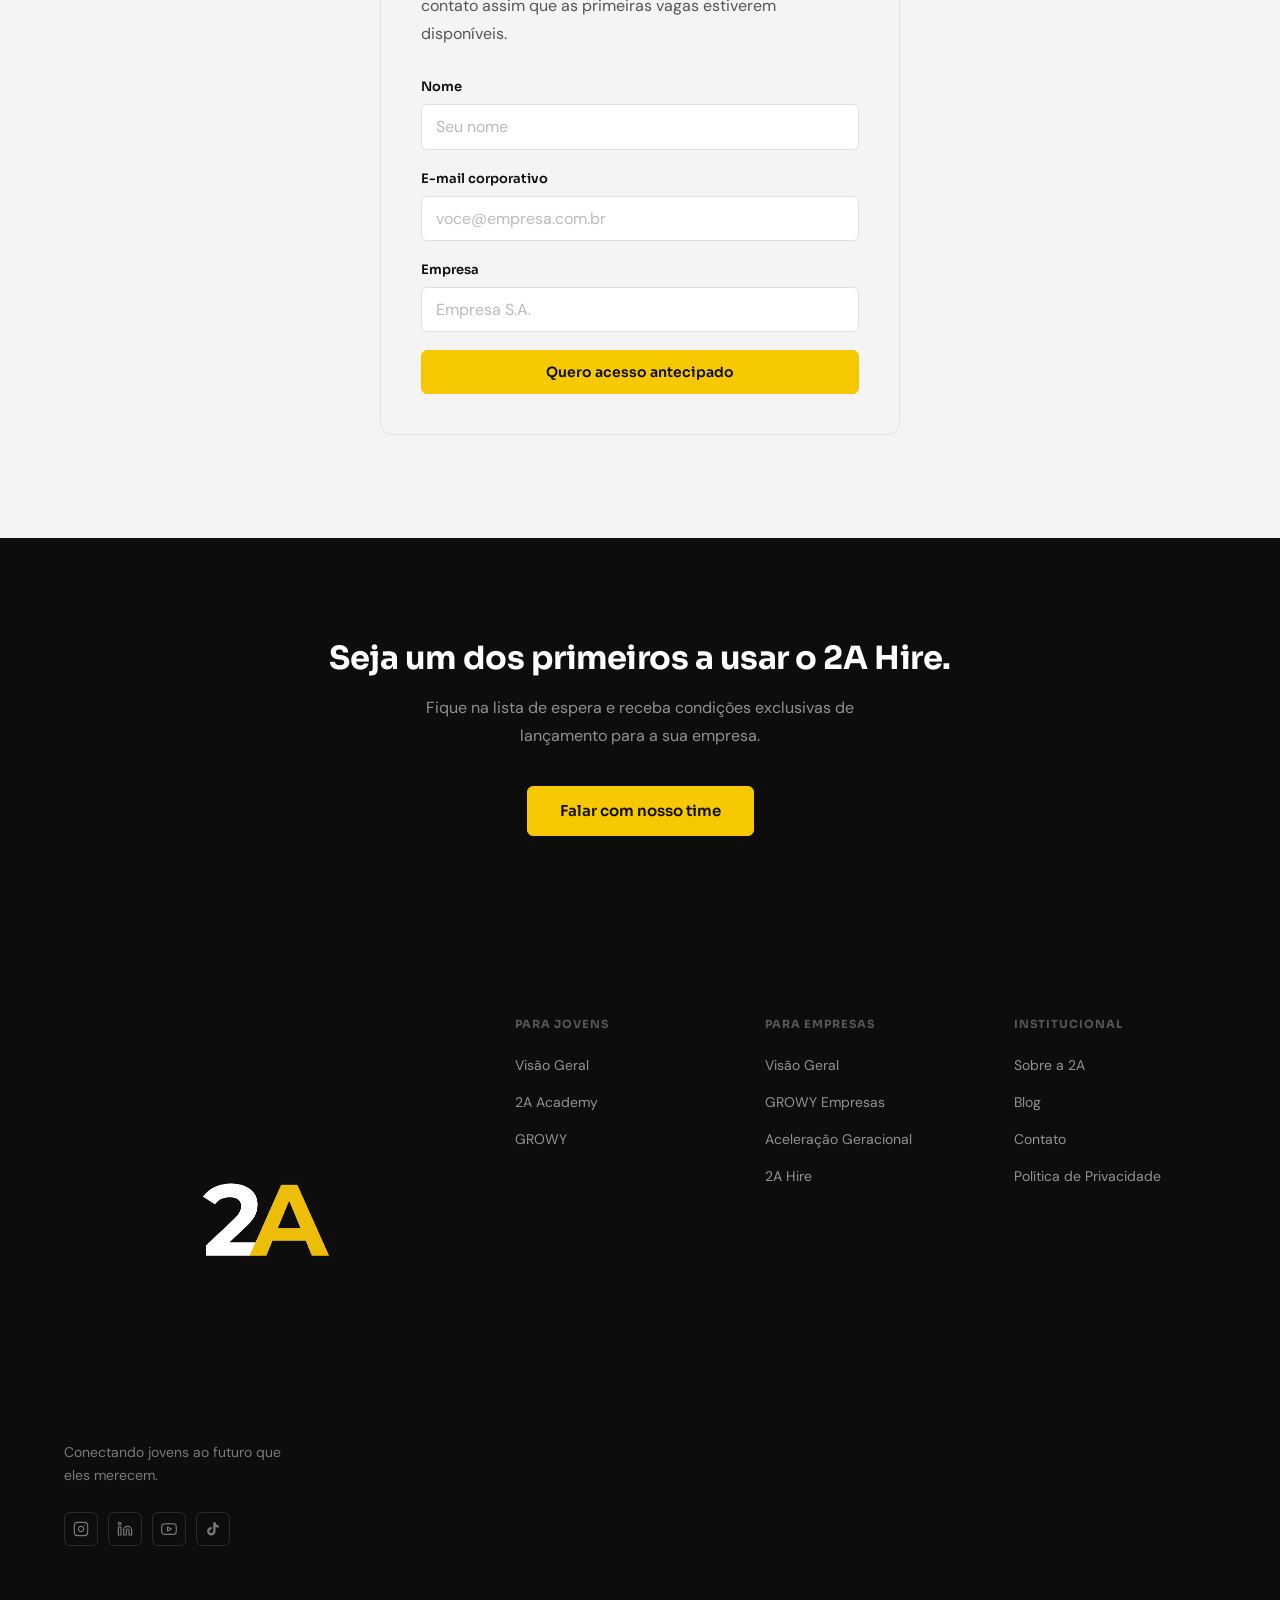
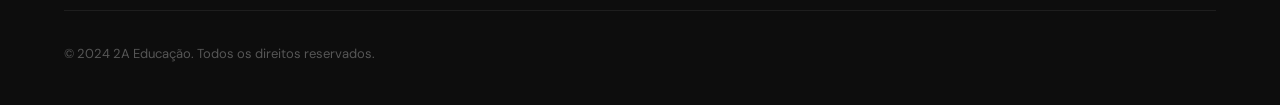
<file: empresas-2ahire.html>
<!DOCTYPE html>
<html lang="pt-BR">
<head>
  <meta charset="UTF-8" />
  <meta name="viewport" content="width=device-width, initial-scale=1.0" />
  <title>2A Hire | Recrutamento com IA</title>
  <meta name="description" content="Recrutamento inteligente com IA para empresas que querem contratar os melhores jovens talentos com eficiência e precisão. Em breve." />
  <link rel="preconnect" href="https://fonts.googleapis.com">
  <link rel="preconnect" href="https://fonts.gstatic.com" crossorigin>
  <link href="https://fonts.googleapis.com/css2?family=Sora:wght@400;600;700&family=DM+Sans:ital,wght@0,400;0,500;1,400&display=swap" rel="stylesheet">
  <link rel="icon" type="image/png" href="assets/logos/logo-2a-dark.png" />
  <link rel="canonical" href="https://2aeducacao.com.br/empresas-2ahire.html">
  <link rel="sitemap" type="application/xml" href="/sitemap.xml">
  <meta http-equiv="X-UA-Compatible" content="IE=edge" />
  <meta property="og:type" content="website">
  <meta property="og:site_name" content="2A Educação">
  <meta property="og:locale" content="pt_BR">
  <meta property="og:title" content="2A Hire | Recrutamento com IA">
  <meta property="og:description" content="Recrutamento inteligente com IA para empresas que querem contratar os melhores jovens talentos com eficiência e precisão. Em breve.">
  <link rel="stylesheet" href="style.css" />
</head>
<body>

<nav class="nav" id="nav">
  <div class="container nav-inner">
    <a href="index.html" class="nav-logo"><img src="assets/logos/logo-2a-light.png" alt="2A Educação" height="36" loading="lazy" decoding="async" /></a>
    <ul class="nav-links" role="list">
      <li><a href="index.html"    class="nav-link">Home</a></li>
      <li><a href="sobre.html"    class="nav-link">Sobre Nós</a></li>
      <li><a href="jovens.html"   class="nav-link">Para Jovens</a></li>
      <li><a href="empresas.html" class="nav-link active">Para Empresas</a></li>
      <li><a href="blog.html"     class="nav-link">Blog</a></li>
      <li><a href="contato.html"  class="nav-link">Contato</a></li>
    </ul>
    <div class="nav-ctas">
      <button class="btn btn-outline btn-sm" onclick="openYouthModal()">Sou Jovem</button>
      <button class="btn btn-primary btn-sm" onclick="openCompanyModal()">Sou Empresa</button>
    </div>
    <button class="hamburger" id="hamburger" aria-label="Abrir menu" aria-expanded="false"><span></span><span></span><span></span></button>
  </div>
</nav>
<div class="drawer-overlay" id="drawerOverlay" aria-hidden="true"></div>
<nav class="mobile-nav" id="mobileNav">
  <a href="index.html" class="nav-link">Home</a>
  <a href="sobre.html" class="nav-link">Sobre Nós</a>
  <a href="jovens.html" class="nav-link">Para Jovens</a>
  <a href="empresas.html" class="nav-link active">Para Empresas</a>
  <a href="blog.html" class="nav-link">Blog</a>
  <a href="contato.html" class="nav-link">Contato</a>
  <div class="mobile-nav-ctas">
    <button class="btn btn-outline btn-full" onclick="openYouthModal()">Sou Jovem</button>
    <button class="btn btn-primary btn-full" onclick="openCompanyModal()">Sou Empresa</button>
  </div>
</nav>

<!-- HERO (dark) -->
<section class="page-hero-dark" aria-label="2A Hire">
  <div class="container">
    <div class="hero-center">
      <span class="tag fade-in" style="background: rgba(245,200,0,0.12); color: var(--yellow); border: 1px solid rgba(245,200,0,0.25);">Em breve</span>
      <h1 class="fade-in fd-1">2A Hire</h1>
      <p class="fade-in fd-2">Recrutamento inteligente com IA para empresas que querem contratar os melhores jovens talentos — análise de currículos, fit cultural automatizado e gestão completa de candidatos.</p>
      <div class="hero-ctas fade-in fd-3">
        <button class="btn btn-primary btn-lg" onclick="openCompanyModal()">Quero acesso antecipado</button>
      </div>
    </div>
  </div>
</section>

<!-- FEATURES -->
<section class="section section-white" aria-labelledby="hire-feat-heading">
  <div class="container">
    <div class="section-header center">
      <div class="section-label" style="justify-content:center;"><h2 id="hire-feat-heading">O que o 2A Hire faz</h2></div>
      <p>Tecnologia de ponta para transformar cada etapa do seu processo de recrutamento.</p>
    </div>
    <div class="grid-3">
      <div class="card reveal" style="text-align:center;">
        <div class="card-icon" style="margin: 0 auto 1.25rem;" aria-hidden="true">
          <svg width="28" height="28" viewBox="0 0 24 24" fill="none" stroke="currentColor" stroke-width="1.5" stroke-linecap="round" stroke-linejoin="round"><rect x="4" y="4" width="16" height="16" rx="2"/><rect x="9" y="9" width="6" height="6"/><line x1="9" y1="1" x2="9" y2="4"/><line x1="15" y1="1" x2="15" y2="4"/><line x1="9" y1="20" x2="9" y2="23"/><line x1="15" y1="20" x2="15" y2="23"/><line x1="20" y1="9" x2="23" y2="9"/><line x1="20" y1="14" x2="23" y2="14"/><line x1="1" y1="9" x2="4" y2="9"/><line x1="1" y1="14" x2="4" y2="14"/></svg>
        </div>
        <h3>Análise por IA</h3>
        <p>Nossa inteligência artificial lê e classifica currículos em segundos — identificando os perfis mais aderentes à vaga antes mesmo da triagem humana.</p>
      </div>
      <div class="card reveal rv-1" style="text-align:center;">
        <div class="card-icon" style="margin: 0 auto 1.25rem;" aria-hidden="true">
          <svg width="28" height="28" viewBox="0 0 24 24" fill="none" stroke="currentColor" stroke-width="1.5" stroke-linecap="round" stroke-linejoin="round"><circle cx="12" cy="12" r="10"/><path d="M8.56 2.75c4.37 6.03 6.02 9.42 8.03 17.72m2.54-15.38c-3.72 4.35-8.94 5.66-16.88 5.85m19.5 1.9c-3.5-.93-6.63-.82-8.94 0-2.58.92-5.01 2.86-7.44 6.32"/></svg>
        </div>
        <h3>Fit cultural automatizado</h3>
        <p>Avaliação comportamental e de alinhamento cultural processada automaticamente, entregando um score de compatibilidade para cada candidato.</p>
      </div>
      <div class="card reveal rv-2" style="text-align:center;">
        <div class="card-icon" style="margin: 0 auto 1.25rem;" aria-hidden="true">
          <svg width="28" height="28" viewBox="0 0 24 24" fill="none" stroke="currentColor" stroke-width="1.5" stroke-linecap="round" stroke-linejoin="round"><path d="M14 2H6a2 2 0 0 0-2 2v16a2 2 0 0 0 2 2h12a2 2 0 0 0 2-2V8z"/><polyline points="14 2 14 8 20 8"/><line x1="16" y1="13" x2="8" y2="13"/><line x1="16" y1="17" x2="8" y2="17"/><polyline points="10 9 9 9 8 9"/></svg>
        </div>
        <h3>Gestão de candidatos</h3>
        <p>Pipeline completo de seleção com etapas customizáveis, histórico de interações e colaboração entre os membros do time de RH.</p>
      </div>
    </div>
  </div>
</section>

<!-- WAITLIST FORM -->
<section class="section section-gray" aria-labelledby="waitlist-heading">
  <div class="container">
    <div class="section-header center" style="margin-bottom: 2rem;">
      <div class="section-label" style="justify-content:center;"><h2 id="waitlist-heading">Entre na lista de espera</h2></div>
      <p>O 2A Hire está em desenvolvimento. Cadastre-se agora para ter acesso antecipado e condições exclusivas de lançamento.</p>
    </div>
    <div class="waitlist-wrap reveal">
      <h3>Acesso antecipado ao 2A Hire</h3>
      <p>Preencha o formulário abaixo e nossa equipe entrará em contato assim que as primeiras vagas estiverem disponíveis.</p>
      <form id="formWaitlist" novalidate>
        <input type="hidden" name="_subject" value="Lista de Espera — 2A Hire | 2A Educação" />
        <div class="form-group">
          <label class="form-label" for="wlName">Nome</label>
          <input class="form-input" type="text" id="wlName" name="nome" placeholder="Seu nome" required />
        </div>
        <div class="form-group">
          <label class="form-label" for="wlEmail">E-mail corporativo</label>
          <input class="form-input" type="email" id="wlEmail" name="email" placeholder="voce@empresa.com.br" required />
        </div>
        <div class="form-group">
          <label class="form-label" for="wlCompany">Empresa</label>
          <input class="form-input" type="text" id="wlCompany" name="empresa" placeholder="Empresa S.A." required />
        </div>
        <button class="btn btn-primary btn-full" type="submit">Quero acesso antecipado</button>
      </form>
      <div class="form-success" id="formWaitlistSuccess">
        <p>Você entrou na lista de espera!<br />Em breve entraremos em contato.</p>
      </div>
    </div>
  </div>
</section>

<!-- CTA -->
<section class="cta-dark">
  <div class="container">
    <h2 class="reveal">Seja um dos primeiros a usar o 2A Hire.</h2>
    <p class="reveal rv-1">Fique na lista de espera e receba condições exclusivas de lançamento para a sua empresa.</p>
    <div class="cta-btns reveal rv-2">
      <button class="btn btn-primary btn-lg" onclick="openCompanyModal()">Falar com nosso time</button>
    </div>
  </div>
</section>

<footer class="footer">
  <div class="container">
    <div class="footer-grid">
      <div class="footer-brand"><img src="assets/logos/logo-2a-dark.png" alt="2A Educação" height="40" /><p>Conectando jovens ao futuro que eles merecem.</p><div class="footer-socials"><a href="#" class="social-link" aria-label="Instagram"><svg width="16" height="16" viewBox="0 0 24 24" fill="none" stroke="currentColor" stroke-width="1.75" stroke-linecap="round" stroke-linejoin="round"><rect x="2" y="2" width="20" height="20" rx="5"/><path d="M16 11.37A4 4 0 1112.63 8 4 4 0 0116 11.37z"/><line x1="17.5" y1="6.5" x2="17.51" y2="6.5"/></svg></a><a href="#" class="social-link" aria-label="LinkedIn"><svg width="16" height="16" viewBox="0 0 24 24" fill="none" stroke="currentColor" stroke-width="1.75" stroke-linecap="round" stroke-linejoin="round"><path d="M16 8a6 6 0 016 6v7h-4v-7a2 2 0 00-2-2 2 2 0 00-2 2v7h-4v-7a6 6 0 016-6z"/><rect x="2" y="9" width="4" height="12"/><circle cx="4" cy="4" r="2"/></svg></a><a href="#" class="social-link" aria-label="YouTube"><svg width="16" height="16" viewBox="0 0 24 24" fill="none" stroke="currentColor" stroke-width="1.75" stroke-linecap="round" stroke-linejoin="round"><path d="M22.54 6.42a2.78 2.78 0 00-1.95-1.96C18.88 4 12 4 12 4s-6.88 0-8.59.46a2.78 2.78 0 00-1.95 1.96A29 29 0 001 12a29 29 0 00.46 5.58A2.78 2.78 0 003.41 19.6C5.12 20 12 20 12 20s6.88 0 8.59-.4a2.78 2.78 0 001.95-1.96A29 29 0 0023 12a29 29 0 00-.46-5.58z"/><polygon points="9.75 15.02 15.5 12 9.75 8.98 9.75 15.02"/></svg></a><a href="#" class="social-link" aria-label="TikTok"><svg width="16" height="16" viewBox="0 0 24 24" fill="currentColor"><path d="M19.59 6.69a4.83 4.83 0 01-3.77-4.25V2h-3.45v13.67a2.89 2.89 0 01-2.88 2.5 2.89 2.89 0 01-2.89-2.89 2.89 2.89 0 012.89-2.89c.28 0 .54.04.79.1V9.01a6.27 6.27 0 00-.79-.05 6.34 6.34 0 00-6.34 6.34 6.34 6.34 0 006.34 6.34 6.34 6.34 0 006.33-6.34V8.69a8.18 8.18 0 004.78 1.52V6.75a4.85 4.85 0 01-1.01-.06z"/></svg></a></div></div>
      <div class="footer-col"><h4>Para Jovens</h4><ul><li><a href="jovens.html">Visão Geral</a></li><li><a href="jovens-academy.html">2A Academy</a></li><li><a href="jovens-growy.html">GROWY</a></li></ul></div>
      <div class="footer-col"><h4>Para Empresas</h4><ul><li><a href="empresas.html">Visão Geral</a></li><li><a href="empresas-growy.html">GROWY Empresas</a></li><li><a href="empresas-aceleracao.html">Aceleração Geracional</a></li><li><a href="empresas-2ahire.html">2A Hire</a></li></ul></div>
      <div class="footer-col"><h4>Institucional</h4><ul><li><a href="sobre.html">Sobre a 2A</a></li><li><a href="blog.html">Blog</a></li><li><a href="contato.html">Contato</a></li><li><a href="#">Política de Privacidade</a></li></ul></div>
    </div>
    <div class="footer-bottom"><p class="footer-copy">© 2024 2A Educação. Todos os direitos reservados.</p></div>
  </div>
</footer>

<div class="modal-overlay" id="modalYouth" role="dialog" aria-modal="true" aria-labelledby="modalYouthTitle"><div class="modal-box"><button class="modal-close" aria-label="Fechar"><svg width="18" height="18" viewBox="0 0 24 24" fill="none" stroke="currentColor" stroke-width="2" stroke-linecap="round" stroke-linejoin="round"><line x1="18" y1="6" x2="6" y2="18"/><line x1="6" y1="6" x2="18" y2="18"/></svg></button><h3 class="modal-title" id="modalYouthTitle">Quero saber mais</h3><p class="modal-sub">Preencha o formulário e entraremos em contato em breve.</p><form id="formYouth" novalidate><input type="hidden" name="_subject" value="Lead Jovem | 2A Educação" /><div class="form-group"><label class="form-label" for="youthName">Nome completo</label><input class="form-input" type="text" id="youthName" name="nome" placeholder="Seu nome" required /></div><div class="form-group"><label class="form-label" for="youthEmail">E-mail</label><input class="form-input" type="email" id="youthEmail" name="email" placeholder="seu@email.com" required /></div><div class="form-group"><label class="form-label" for="youthPhone">Telefone</label><input class="form-input" type="tel" id="youthPhone" name="telefone" placeholder="(11) 9 0000-0000" /></div><div class="form-group"><label class="form-label" for="youthProduct">Qual produto te interessa?</label><select class="form-input" id="youthProduct" name="produto"><option value="">Selecione</option><option value="2A Academy">2A Academy</option><option value="GROWY">GROWY</option></select></div><button class="btn btn-primary btn-full" type="submit">Quero saber mais</button></form><div class="form-success" id="formYouthSuccess"><p>Recebemos seu interesse!<br />Em breve entraremos em contato.</p></div></div></div>
<div class="modal-overlay" id="modalCompany" role="dialog" aria-modal="true" aria-labelledby="modalCompanyTitle"><div class="modal-box"><button class="modal-close" aria-label="Fechar"><svg width="18" height="18" viewBox="0 0 24 24" fill="none" stroke="currentColor" stroke-width="2" stroke-linecap="round" stroke-linejoin="round"><line x1="18" y1="6" x2="6" y2="18"/><line x1="6" y1="6" x2="18" y2="18"/></svg></button><h3 class="modal-title" id="modalCompanyTitle">Quero acesso antecipado</h3><p class="modal-sub">Preencha o formulário e nossa equipe comercial entrará em contato.</p><form id="formCompany" novalidate><input type="hidden" name="_subject" value="Lead Empresa — 2A Hire | 2A Educação" /><div class="form-group"><label class="form-label" for="compName">Nome</label><input class="form-input" type="text" id="compName" name="nome" placeholder="Seu nome" required /></div><div class="form-group"><label class="form-label" for="compEmail">E-mail corporativo</label><input class="form-input" type="email" id="compEmail" name="email" placeholder="voce@empresa.com.br" required /></div><div class="form-group"><label class="form-label" for="compPhone">Telefone</label><input class="form-input" type="tel" id="compPhone" name="telefone" placeholder="(11) 9 0000-0000" /></div><div class="form-group"><label class="form-label" for="compCompany">Nome da empresa</label><input class="form-input" type="text" id="compCompany" name="empresa" placeholder="Empresa S.A." required /></div><div class="form-group"><label class="form-label" for="compRole">Cargo</label><input class="form-input" type="text" id="compRole" name="cargo" placeholder="Head de RH" /></div><div class="form-group"><label class="form-label" for="compProduct">Qual solução te interessa?</label><select class="form-input" id="compProduct" name="solucao"><option value="">Selecione</option><option value="GROWY Empresas">GROWY Empresas</option><option value="Aceleração Geracional">Aceleração Geracional</option><option value="2A Hire" selected>2A Hire</option></select></div><button class="btn btn-primary btn-full" type="submit">Falar com nosso time</button></form><div class="form-success" id="formCompanySuccess"><p>Recebemos seu contato!<br />Nossa equipe comercial entrará em contato em breve.</p></div></div></div>

<!-- SCROLL TO TOP -->
<button id="scroll-top" aria-label="Voltar ao topo">↑</button>

<script src="main.js"></script>
</body>
</html>
</file>
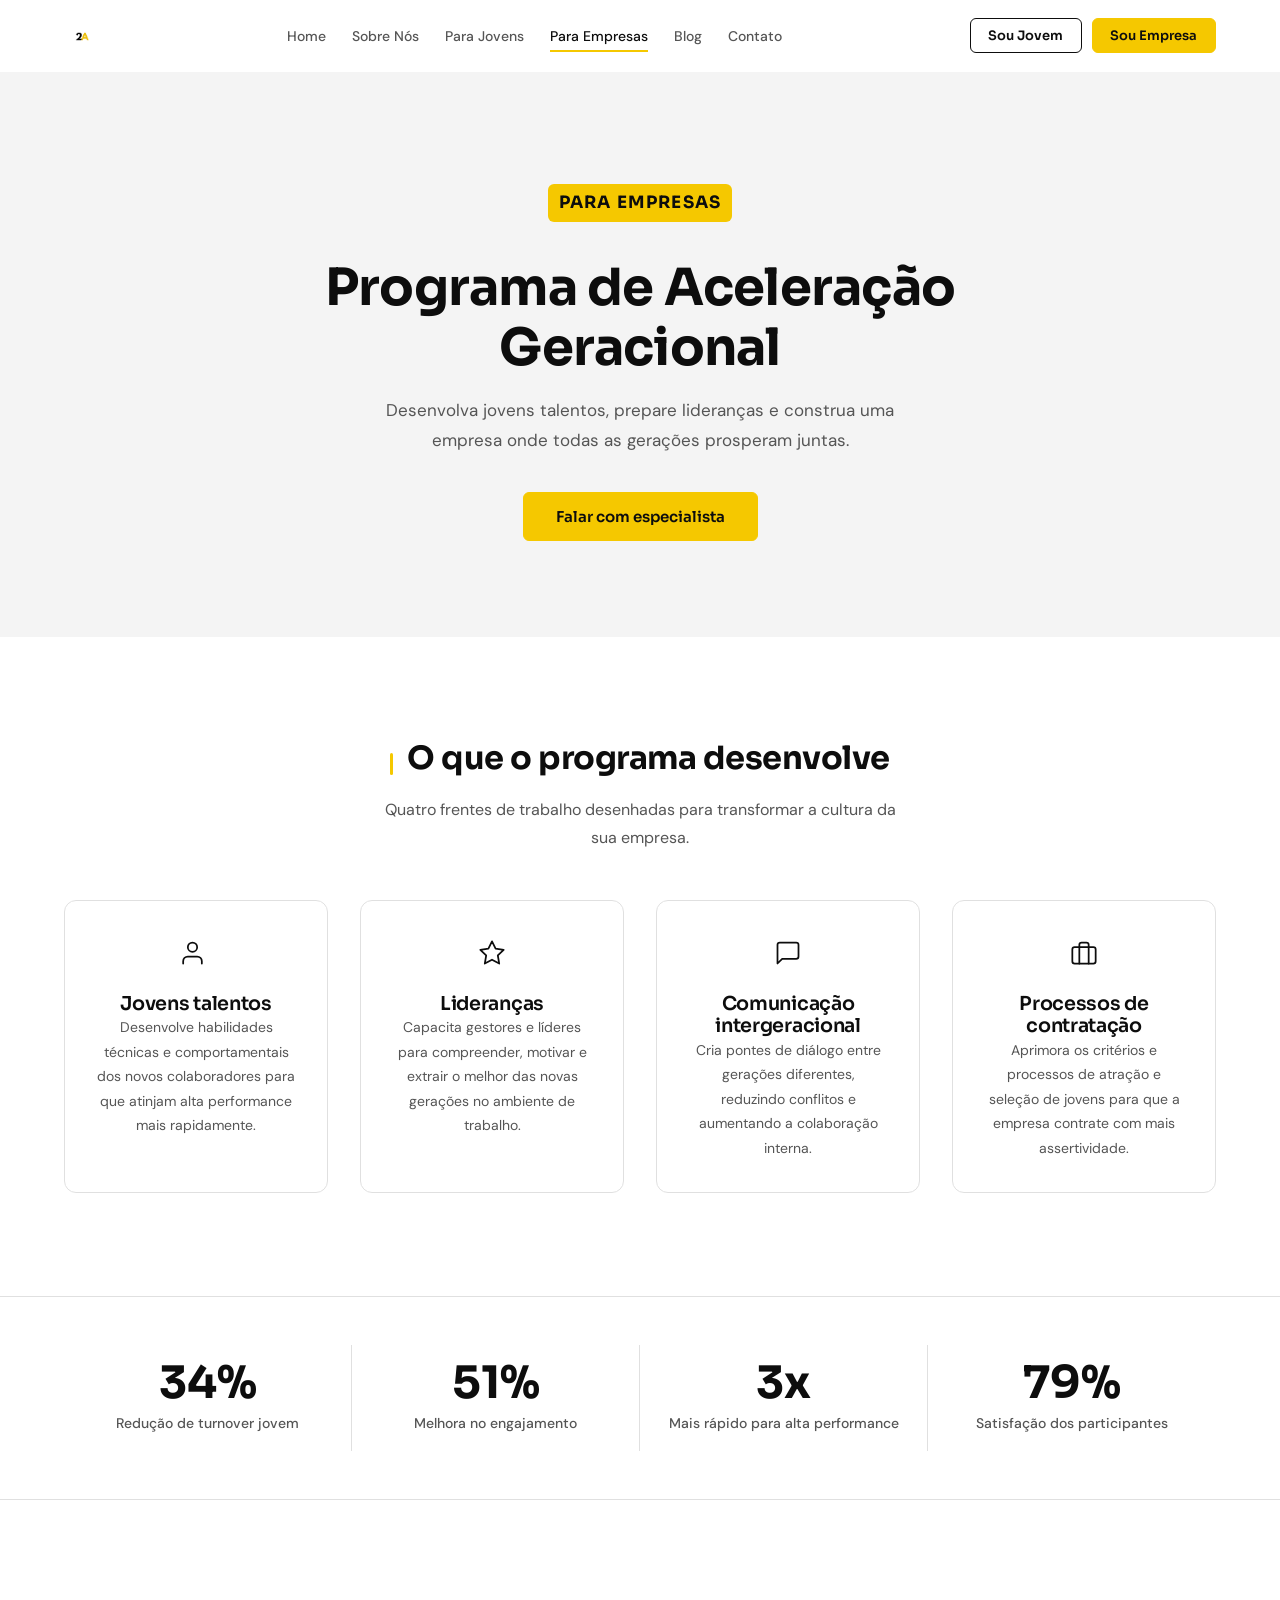
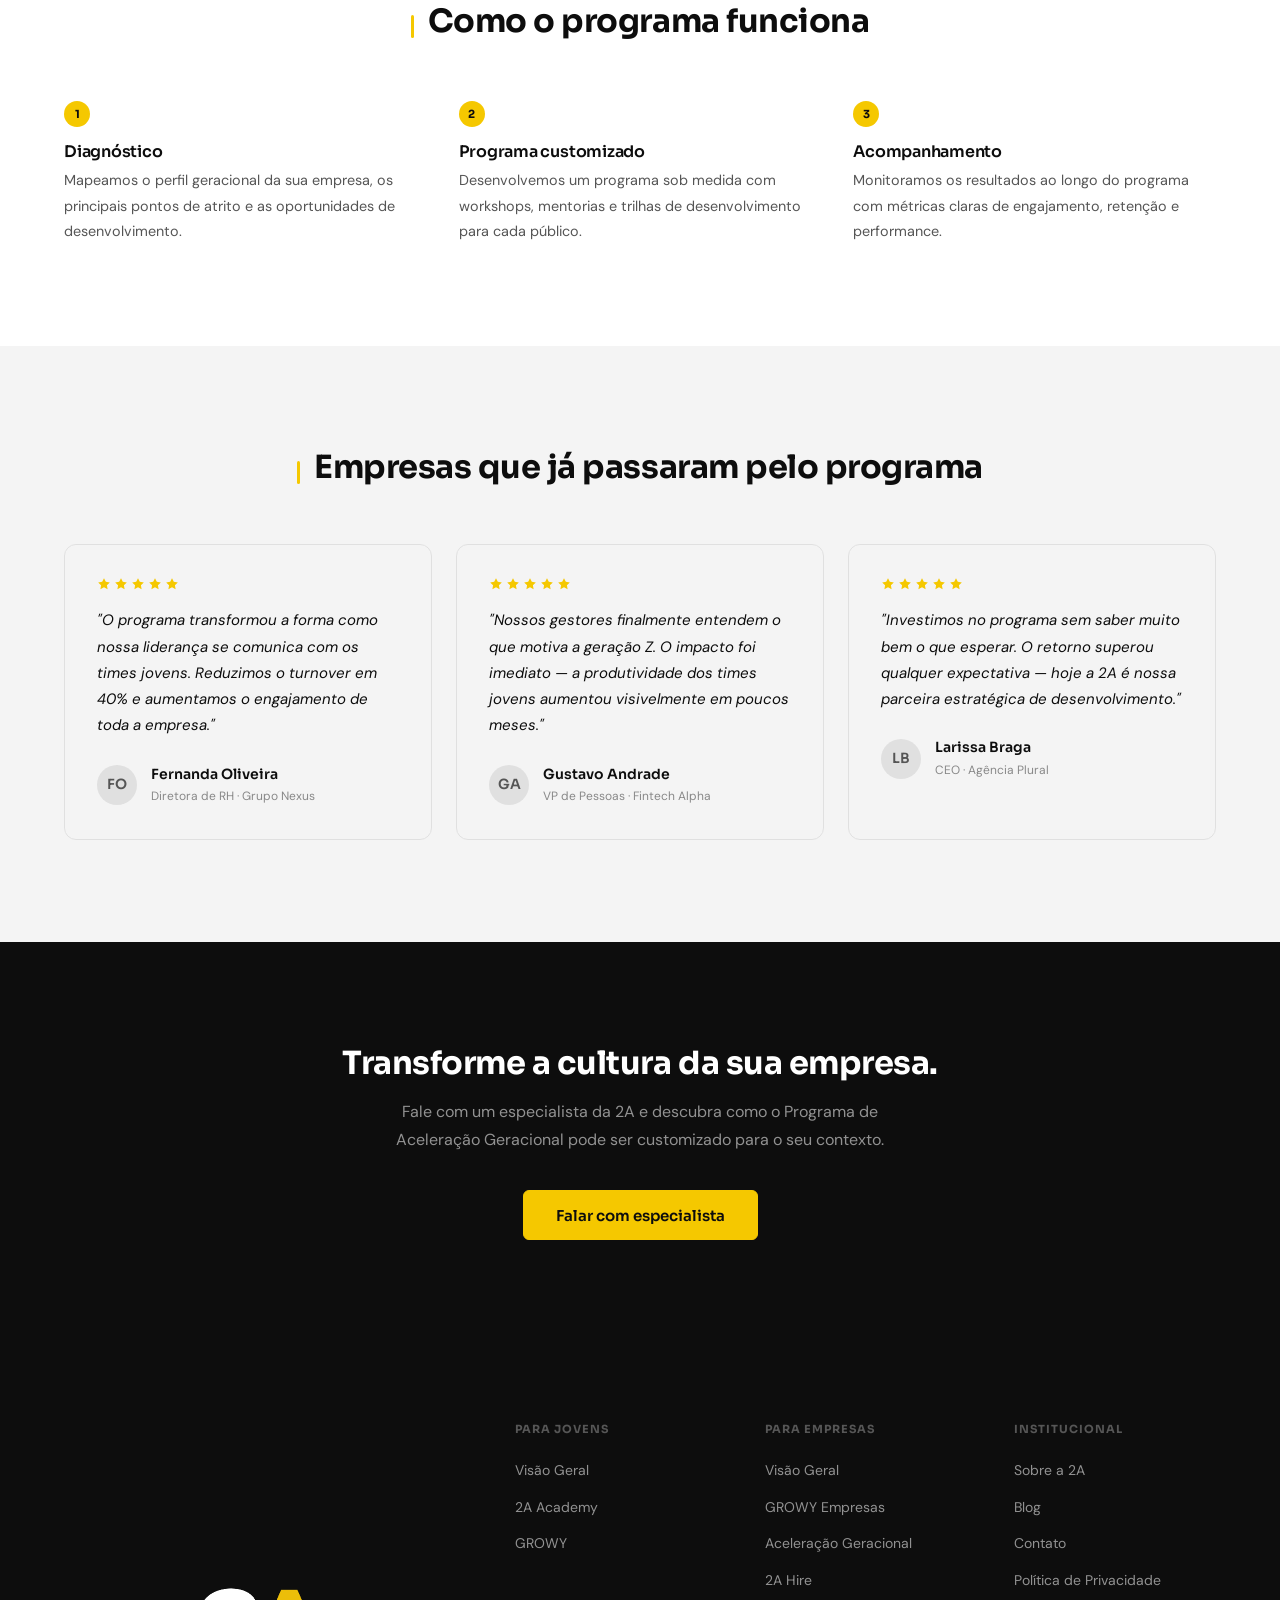
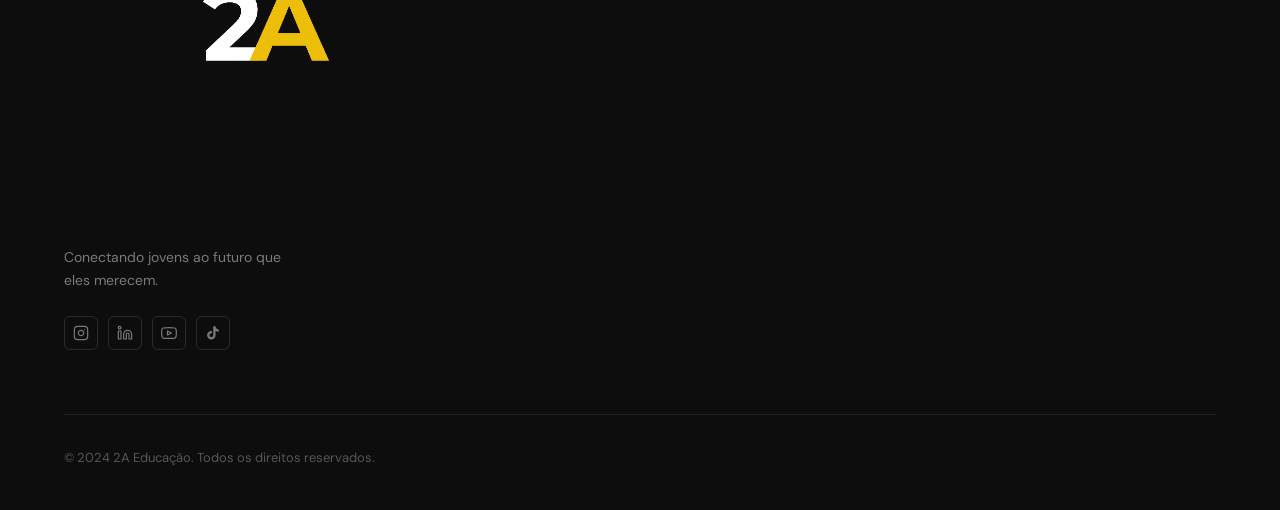
<file: empresas-aceleracao.html>
<!DOCTYPE html>
<html lang="pt-BR">
<head>
  <meta charset="UTF-8" />
  <meta name="viewport" content="width=device-width, initial-scale=1.0" />
  <title>Aceleração Geracional | 2A Educação</title>
  <meta name="description" content="Programa de desenvolvimento que prepara lideranças e melhora a comunicação intergeracional nas empresas. Reduza turnover e aumente performance." />
  <link rel="preconnect" href="https://fonts.googleapis.com">
  <link rel="preconnect" href="https://fonts.gstatic.com" crossorigin>
  <link href="https://fonts.googleapis.com/css2?family=Sora:wght@400;600;700&family=DM+Sans:ital,wght@0,400;0,500;1,400&display=swap" rel="stylesheet">
  <link rel="icon" type="image/png" href="assets/logos/logo-2a-dark.png" />
  <link rel="canonical" href="https://2aeducacao.com.br/empresas-aceleracao.html">
  <link rel="sitemap" type="application/xml" href="/sitemap.xml">
  <meta http-equiv="X-UA-Compatible" content="IE=edge" />
  <meta property="og:type" content="website">
  <meta property="og:site_name" content="2A Educação">
  <meta property="og:locale" content="pt_BR">
  <meta property="og:title" content="Aceleração Geracional | 2A Educação">
  <meta property="og:description" content="Programa de desenvolvimento que prepara lideranças e melhora a comunicação intergeracional nas empresas. Reduza turnover e aumente performance.">
  <link rel="stylesheet" href="style.css" />
</head>
<body>

<nav class="nav" id="nav">
  <div class="container nav-inner">
    <a href="index.html" class="nav-logo"><img src="assets/logos/logo-2a-light.png" alt="2A Educação" height="36" loading="lazy" decoding="async" /></a>
    <ul class="nav-links" role="list">
      <li><a href="index.html"    class="nav-link">Home</a></li>
      <li><a href="sobre.html"    class="nav-link">Sobre Nós</a></li>
      <li><a href="jovens.html"   class="nav-link">Para Jovens</a></li>
      <li><a href="empresas.html" class="nav-link active">Para Empresas</a></li>
      <li><a href="blog.html"     class="nav-link">Blog</a></li>
      <li><a href="contato.html"  class="nav-link">Contato</a></li>
    </ul>
    <div class="nav-ctas">
      <button class="btn btn-outline btn-sm" onclick="openYouthModal()">Sou Jovem</button>
      <button class="btn btn-primary btn-sm" onclick="openCompanyModal()">Sou Empresa</button>
    </div>
    <button class="hamburger" id="hamburger" aria-label="Abrir menu" aria-expanded="false"><span></span><span></span><span></span></button>
  </div>
</nav>
<div class="drawer-overlay" id="drawerOverlay" aria-hidden="true"></div>
<nav class="mobile-nav" id="mobileNav">
  <a href="index.html" class="nav-link">Home</a>
  <a href="sobre.html" class="nav-link">Sobre Nós</a>
  <a href="jovens.html" class="nav-link">Para Jovens</a>
  <a href="empresas.html" class="nav-link active">Para Empresas</a>
  <a href="blog.html" class="nav-link">Blog</a>
  <a href="contato.html" class="nav-link">Contato</a>
  <div class="mobile-nav-ctas">
    <button class="btn btn-outline btn-full" onclick="openYouthModal()">Sou Jovem</button>
    <button class="btn btn-primary btn-full" onclick="openCompanyModal()">Sou Empresa</button>
  </div>
</nav>

<!-- HERO -->
<section class="page-hero" aria-label="Aceleração Geracional">
  <div class="container">
    <div class="hero-center" style="max-width: 780px;">
      <p class="tag fade-in">Para Empresas</p>
      <h1 class="fade-in fd-1">Programa de Aceleração Geracional</h1>
      <p class="fade-in fd-2">Desenvolva jovens talentos, prepare lideranças e construa uma empresa onde todas as gerações prosperam juntas.</p>
      <div class="hero-ctas fade-in fd-3">
        <button class="btn btn-primary btn-lg" onclick="openCompanyModal()">Falar com especialista</button>
      </div>
    </div>
  </div>
</section>

<!-- O QUE DESENVOLVEMOS -->
<section class="section section-white" aria-labelledby="dev-heading">
  <div class="container">
    <div class="section-header center">
      <div class="section-label" style="justify-content:center;"><h2 id="dev-heading">O que o programa desenvolve</h2></div>
      <p>Quatro frentes de trabalho desenhadas para transformar a cultura da sua empresa.</p>
    </div>
    <div class="grid-4">
      <div class="card reveal" style="text-align:center;">
        <div class="card-icon" style="margin: 0 auto 1.25rem;" aria-hidden="true">
          <svg width="28" height="28" viewBox="0 0 24 24" fill="none" stroke="currentColor" stroke-width="1.5" stroke-linecap="round" stroke-linejoin="round"><path d="M17 21v-2a4 4 0 0 0-4-4H5a4 4 0 0 0-4 4v2"/><circle cx="9" cy="7" r="4"/></svg>
        </div>
        <h3>Jovens talentos</h3>
        <p style="font-size:0.875rem;">Desenvolve habilidades técnicas e comportamentais dos novos colaboradores para que atinjam alta performance mais rapidamente.</p>
      </div>
      <div class="card reveal rv-1" style="text-align:center;">
        <div class="card-icon" style="margin: 0 auto 1.25rem;" aria-hidden="true">
          <svg width="28" height="28" viewBox="0 0 24 24" fill="none" stroke="currentColor" stroke-width="1.5" stroke-linecap="round" stroke-linejoin="round"><polygon points="12 2 15.09 8.26 22 9.27 17 14.14 18.18 21.02 12 17.77 5.82 21.02 7 14.14 2 9.27 8.91 8.26 12 2"/></svg>
        </div>
        <h3>Lideranças</h3>
        <p style="font-size:0.875rem;">Capacita gestores e líderes para compreender, motivar e extrair o melhor das novas gerações no ambiente de trabalho.</p>
      </div>
      <div class="card reveal rv-2" style="text-align:center;">
        <div class="card-icon" style="margin: 0 auto 1.25rem;" aria-hidden="true">
          <svg width="28" height="28" viewBox="0 0 24 24" fill="none" stroke="currentColor" stroke-width="1.5" stroke-linecap="round" stroke-linejoin="round"><path d="M21 15a2 2 0 0 1-2 2H7l-4 4V5a2 2 0 0 1 2-2h14a2 2 0 0 1 2 2z"/></svg>
        </div>
        <h3>Comunicação intergeracional</h3>
        <p style="font-size:0.875rem;">Cria pontes de diálogo entre gerações diferentes, reduzindo conflitos e aumentando a colaboração interna.</p>
      </div>
      <div class="card reveal rv-3" style="text-align:center;">
        <div class="card-icon" style="margin: 0 auto 1.25rem;" aria-hidden="true">
          <svg width="28" height="28" viewBox="0 0 24 24" fill="none" stroke="currentColor" stroke-width="1.5" stroke-linecap="round" stroke-linejoin="round"><rect x="2" y="7" width="20" height="14" rx="2" ry="2"/><path d="M16 21V5a2 2 0 0 0-2-2h-4a2 2 0 0 0-2 2v16"/></svg>
        </div>
        <h3>Processos de contratação</h3>
        <p style="font-size:0.875rem;">Aprimora os critérios e processos de atração e seleção de jovens para que a empresa contrate com mais assertividade.</p>
      </div>
    </div>
  </div>
</section>

<!-- RESULTADOS -->
<section class="metrics-strip">
  <div class="container">
    <div class="metrics-grid">
      <div class="metric-item reveal"><div class="metric-value" data-target="40" data-suffix="%">40%</div><div class="metric-label">Redução de turnover jovem</div></div>
      <div class="metric-item reveal rv-1"><div class="metric-value" data-target="60" data-suffix="%">60%</div><div class="metric-label">Melhora no engajamento</div></div>
      <div class="metric-item reveal rv-2"><div class="metric-value" data-target="3" data-suffix="x">3x</div><div class="metric-label">Mais rápido para alta performance</div></div>
      <div class="metric-item reveal rv-3"><div class="metric-value" data-target="92" data-suffix="%">92%</div><div class="metric-label">Satisfação dos participantes</div></div>
    </div>
  </div>
</section>

<!-- COMO FUNCIONA -->
<section class="section section-white" aria-labelledby="how-acel-heading">
  <div class="container">
    <div class="section-header center">
      <div class="section-label" style="justify-content:center;"><h2 id="how-acel-heading">Como o programa funciona</h2></div>
    </div>
    <div class="steps-grid">
      <div class="step-item reveal">
        <div class="step-num" aria-hidden="true">1</div>
        <h3>Diagnóstico</h3>
        <p>Mapeamos o perfil geracional da sua empresa, os principais pontos de atrito e as oportunidades de desenvolvimento.</p>
      </div>
      <div class="step-item reveal rv-1">
        <div class="step-num" aria-hidden="true">2</div>
        <h3>Programa customizado</h3>
        <p>Desenvolvemos um programa sob medida com workshops, mentorias e trilhas de desenvolvimento para cada público.</p>
      </div>
      <div class="step-item reveal rv-2">
        <div class="step-num" aria-hidden="true">3</div>
        <h3>Acompanhamento</h3>
        <p>Monitoramos os resultados ao longo do programa com métricas claras de engajamento, retenção e performance.</p>
      </div>
    </div>
  </div>
</section>

<!-- DEPOIMENTO -->
<section class="section section-gray" aria-labelledby="testi-acel-heading">
  <div class="container">
    <div class="section-header center">
      <div class="section-label" style="justify-content:center;"><h2 id="testi-acel-heading">Empresas que já passaram pelo programa</h2></div>
    </div>
    <div class="testimonials-grid">
      <div class="testi-card reveal">
        <div class="testi-stars" aria-label="5 estrelas">
          <svg width="14" height="14" viewBox="0 0 24 24" fill="currentColor" aria-hidden="true"><polygon points="12 2 15.09 8.26 22 9.27 17 14.14 18.18 21.02 12 17.77 5.82 21.02 7 14.14 2 9.27 8.91 8.26 12 2"/></svg>
          <svg width="14" height="14" viewBox="0 0 24 24" fill="currentColor" aria-hidden="true"><polygon points="12 2 15.09 8.26 22 9.27 17 14.14 18.18 21.02 12 17.77 5.82 21.02 7 14.14 2 9.27 8.91 8.26 12 2"/></svg>
          <svg width="14" height="14" viewBox="0 0 24 24" fill="currentColor" aria-hidden="true"><polygon points="12 2 15.09 8.26 22 9.27 17 14.14 18.18 21.02 12 17.77 5.82 21.02 7 14.14 2 9.27 8.91 8.26 12 2"/></svg>
          <svg width="14" height="14" viewBox="0 0 24 24" fill="currentColor" aria-hidden="true"><polygon points="12 2 15.09 8.26 22 9.27 17 14.14 18.18 21.02 12 17.77 5.82 21.02 7 14.14 2 9.27 8.91 8.26 12 2"/></svg>
          <svg width="14" height="14" viewBox="0 0 24 24" fill="currentColor" aria-hidden="true"><polygon points="12 2 15.09 8.26 22 9.27 17 14.14 18.18 21.02 12 17.77 5.82 21.02 7 14.14 2 9.27 8.91 8.26 12 2"/></svg>
        </div>
        <p class="testi-quote">"O programa transformou a forma como nossa liderança se comunica com os times jovens. Reduzimos o turnover em 40% e aumentamos o engajamento de toda a empresa."</p>
        <div class="testi-author">
          <div class="testi-avatar" aria-hidden="true">FO</div>
          <div><div class="testi-name">Fernanda Oliveira</div><div class="testi-role">Diretora de RH · Grupo Nexus</div></div>
        </div>
      </div>
      <div class="testi-card reveal rv-1">
        <div class="testi-stars" aria-label="5 estrelas">
          <svg width="14" height="14" viewBox="0 0 24 24" fill="currentColor" aria-hidden="true"><polygon points="12 2 15.09 8.26 22 9.27 17 14.14 18.18 21.02 12 17.77 5.82 21.02 7 14.14 2 9.27 8.91 8.26 12 2"/></svg>
          <svg width="14" height="14" viewBox="0 0 24 24" fill="currentColor" aria-hidden="true"><polygon points="12 2 15.09 8.26 22 9.27 17 14.14 18.18 21.02 12 17.77 5.82 21.02 7 14.14 2 9.27 8.91 8.26 12 2"/></svg>
          <svg width="14" height="14" viewBox="0 0 24 24" fill="currentColor" aria-hidden="true"><polygon points="12 2 15.09 8.26 22 9.27 17 14.14 18.18 21.02 12 17.77 5.82 21.02 7 14.14 2 9.27 8.91 8.26 12 2"/></svg>
          <svg width="14" height="14" viewBox="0 0 24 24" fill="currentColor" aria-hidden="true"><polygon points="12 2 15.09 8.26 22 9.27 17 14.14 18.18 21.02 12 17.77 5.82 21.02 7 14.14 2 9.27 8.91 8.26 12 2"/></svg>
          <svg width="14" height="14" viewBox="0 0 24 24" fill="currentColor" aria-hidden="true"><polygon points="12 2 15.09 8.26 22 9.27 17 14.14 18.18 21.02 12 17.77 5.82 21.02 7 14.14 2 9.27 8.91 8.26 12 2"/></svg>
        </div>
        <p class="testi-quote">"Nossos gestores finalmente entendem o que motiva a geração Z. O impacto foi imediato — a produtividade dos times jovens aumentou visivelmente em poucos meses."</p>
        <div class="testi-author">
          <div class="testi-avatar" aria-hidden="true">GA</div>
          <div><div class="testi-name">Gustavo Andrade</div><div class="testi-role">VP de Pessoas · Fintech Alpha</div></div>
        </div>
      </div>
      <div class="testi-card reveal rv-2">
        <div class="testi-stars" aria-label="5 estrelas">
          <svg width="14" height="14" viewBox="0 0 24 24" fill="currentColor" aria-hidden="true"><polygon points="12 2 15.09 8.26 22 9.27 17 14.14 18.18 21.02 12 17.77 5.82 21.02 7 14.14 2 9.27 8.91 8.26 12 2"/></svg>
          <svg width="14" height="14" viewBox="0 0 24 24" fill="currentColor" aria-hidden="true"><polygon points="12 2 15.09 8.26 22 9.27 17 14.14 18.18 21.02 12 17.77 5.82 21.02 7 14.14 2 9.27 8.91 8.26 12 2"/></svg>
          <svg width="14" height="14" viewBox="0 0 24 24" fill="currentColor" aria-hidden="true"><polygon points="12 2 15.09 8.26 22 9.27 17 14.14 18.18 21.02 12 17.77 5.82 21.02 7 14.14 2 9.27 8.91 8.26 12 2"/></svg>
          <svg width="14" height="14" viewBox="0 0 24 24" fill="currentColor" aria-hidden="true"><polygon points="12 2 15.09 8.26 22 9.27 17 14.14 18.18 21.02 12 17.77 5.82 21.02 7 14.14 2 9.27 8.91 8.26 12 2"/></svg>
          <svg width="14" height="14" viewBox="0 0 24 24" fill="currentColor" aria-hidden="true"><polygon points="12 2 15.09 8.26 22 9.27 17 14.14 18.18 21.02 12 17.77 5.82 21.02 7 14.14 2 9.27 8.91 8.26 12 2"/></svg>
        </div>
        <p class="testi-quote">"Investimos no programa sem saber muito bem o que esperar. O retorno superou qualquer expectativa — hoje a 2A é nossa parceira estratégica de desenvolvimento."</p>
        <div class="testi-author">
          <div class="testi-avatar" aria-hidden="true">LB</div>
          <div><div class="testi-name">Larissa Braga</div><div class="testi-role">CEO · Agência Plural</div></div>
        </div>
      </div>
    </div>
  </div>
</section>

<!-- CTA -->
<section class="cta-dark">
  <div class="container">
    <h2 class="reveal">Transforme a cultura da sua empresa.</h2>
    <p class="reveal rv-1">Fale com um especialista da 2A e descubra como o Programa de Aceleração Geracional pode ser customizado para o seu contexto.</p>
    <div class="cta-btns reveal rv-2">
      <button class="btn btn-primary btn-lg" onclick="openCompanyModal()">Falar com especialista</button>
    </div>
  </div>
</section>

<footer class="footer">
  <div class="container">
    <div class="footer-grid">
      <div class="footer-brand"><img src="assets/logos/logo-2a-dark.png" alt="2A Educação" height="40" /><p>Conectando jovens ao futuro que eles merecem.</p><div class="footer-socials"><a href="#" class="social-link" aria-label="Instagram"><svg width="16" height="16" viewBox="0 0 24 24" fill="none" stroke="currentColor" stroke-width="1.75" stroke-linecap="round" stroke-linejoin="round"><rect x="2" y="2" width="20" height="20" rx="5"/><path d="M16 11.37A4 4 0 1112.63 8 4 4 0 0116 11.37z"/><line x1="17.5" y1="6.5" x2="17.51" y2="6.5"/></svg></a><a href="#" class="social-link" aria-label="LinkedIn"><svg width="16" height="16" viewBox="0 0 24 24" fill="none" stroke="currentColor" stroke-width="1.75" stroke-linecap="round" stroke-linejoin="round"><path d="M16 8a6 6 0 016 6v7h-4v-7a2 2 0 00-2-2 2 2 0 00-2 2v7h-4v-7a6 6 0 016-6z"/><rect x="2" y="9" width="4" height="12"/><circle cx="4" cy="4" r="2"/></svg></a><a href="#" class="social-link" aria-label="YouTube"><svg width="16" height="16" viewBox="0 0 24 24" fill="none" stroke="currentColor" stroke-width="1.75" stroke-linecap="round" stroke-linejoin="round"><path d="M22.54 6.42a2.78 2.78 0 00-1.95-1.96C18.88 4 12 4 12 4s-6.88 0-8.59.46a2.78 2.78 0 00-1.95 1.96A29 29 0 001 12a29 29 0 00.46 5.58A2.78 2.78 0 003.41 19.6C5.12 20 12 20 12 20s6.88 0 8.59-.4a2.78 2.78 0 001.95-1.96A29 29 0 0023 12a29 29 0 00-.46-5.58z"/><polygon points="9.75 15.02 15.5 12 9.75 8.98 9.75 15.02"/></svg></a><a href="#" class="social-link" aria-label="TikTok"><svg width="16" height="16" viewBox="0 0 24 24" fill="currentColor"><path d="M19.59 6.69a4.83 4.83 0 01-3.77-4.25V2h-3.45v13.67a2.89 2.89 0 01-2.88 2.5 2.89 2.89 0 01-2.89-2.89 2.89 2.89 0 012.89-2.89c.28 0 .54.04.79.1V9.01a6.27 6.27 0 00-.79-.05 6.34 6.34 0 00-6.34 6.34 6.34 6.34 0 006.34 6.34 6.34 6.34 0 006.33-6.34V8.69a8.18 8.18 0 004.78 1.52V6.75a4.85 4.85 0 01-1.01-.06z"/></svg></a></div></div>
      <div class="footer-col"><h4>Para Jovens</h4><ul><li><a href="jovens.html">Visão Geral</a></li><li><a href="jovens-academy.html">2A Academy</a></li><li><a href="jovens-growy.html">GROWY</a></li></ul></div>
      <div class="footer-col"><h4>Para Empresas</h4><ul><li><a href="empresas.html">Visão Geral</a></li><li><a href="empresas-growy.html">GROWY Empresas</a></li><li><a href="empresas-aceleracao.html">Aceleração Geracional</a></li><li><a href="empresas-2ahire.html">2A Hire</a></li></ul></div>
      <div class="footer-col"><h4>Institucional</h4><ul><li><a href="sobre.html">Sobre a 2A</a></li><li><a href="blog.html">Blog</a></li><li><a href="contato.html">Contato</a></li><li><a href="#">Política de Privacidade</a></li></ul></div>
    </div>
    <div class="footer-bottom"><p class="footer-copy">© 2024 2A Educação. Todos os direitos reservados.</p></div>
  </div>
</footer>

<div class="modal-overlay" id="modalYouth" role="dialog" aria-modal="true" aria-labelledby="modalYouthTitle"><div class="modal-box"><button class="modal-close" aria-label="Fechar"><svg width="18" height="18" viewBox="0 0 24 24" fill="none" stroke="currentColor" stroke-width="2" stroke-linecap="round" stroke-linejoin="round"><line x1="18" y1="6" x2="6" y2="18"/><line x1="6" y1="6" x2="18" y2="18"/></svg></button><h3 class="modal-title" id="modalYouthTitle">Quero saber mais</h3><p class="modal-sub">Preencha o formulário e entraremos em contato em breve.</p><form id="formYouth" novalidate><input type="hidden" name="_subject" value="Lead Jovem | 2A Educação" /><div class="form-group"><label class="form-label" for="youthName">Nome completo</label><input class="form-input" type="text" id="youthName" name="nome" placeholder="Seu nome" required /></div><div class="form-group"><label class="form-label" for="youthEmail">E-mail</label><input class="form-input" type="email" id="youthEmail" name="email" placeholder="seu@email.com" required /></div><div class="form-group"><label class="form-label" for="youthPhone">Telefone</label><input class="form-input" type="tel" id="youthPhone" name="telefone" placeholder="(11) 9 0000-0000" /></div><div class="form-group"><label class="form-label" for="youthProduct">Qual produto te interessa?</label><select class="form-input" id="youthProduct" name="produto"><option value="">Selecione</option><option value="2A Academy">2A Academy</option><option value="GROWY">GROWY</option></select></div><button class="btn btn-primary btn-full" type="submit">Quero saber mais</button></form><div class="form-success" id="formYouthSuccess"><p>Recebemos seu interesse!<br />Em breve entraremos em contato.</p></div></div></div>
<div class="modal-overlay" id="modalCompany" role="dialog" aria-modal="true" aria-labelledby="modalCompanyTitle"><div class="modal-box"><button class="modal-close" aria-label="Fechar"><svg width="18" height="18" viewBox="0 0 24 24" fill="none" stroke="currentColor" stroke-width="2" stroke-linecap="round" stroke-linejoin="round"><line x1="18" y1="6" x2="6" y2="18"/><line x1="6" y1="6" x2="18" y2="18"/></svg></button><h3 class="modal-title" id="modalCompanyTitle">Falar com especialista</h3><p class="modal-sub">Preencha o formulário e nossa equipe entrará em contato.</p><form id="formCompany" novalidate><input type="hidden" name="_subject" value="Lead Empresa — Aceleração Geracional | 2A Educação" /><div class="form-group"><label class="form-label" for="compName">Nome</label><input class="form-input" type="text" id="compName" name="nome" placeholder="Seu nome" required /></div><div class="form-group"><label class="form-label" for="compEmail">E-mail corporativo</label><input class="form-input" type="email" id="compEmail" name="email" placeholder="voce@empresa.com.br" required /></div><div class="form-group"><label class="form-label" for="compPhone">Telefone</label><input class="form-input" type="tel" id="compPhone" name="telefone" placeholder="(11) 9 0000-0000" /></div><div class="form-group"><label class="form-label" for="compCompany">Nome da empresa</label><input class="form-input" type="text" id="compCompany" name="empresa" placeholder="Empresa S.A." required /></div><div class="form-group"><label class="form-label" for="compRole">Cargo</label><input class="form-input" type="text" id="compRole" name="cargo" placeholder="Head de RH" /></div><div class="form-group"><label class="form-label" for="compProduct">Qual solução te interessa?</label><select class="form-input" id="compProduct" name="solucao"><option value="">Selecione</option><option value="GROWY Empresas">GROWY Empresas</option><option value="Aceleração Geracional" selected>Aceleração Geracional</option><option value="2A Hire">2A Hire</option></select></div><button class="btn btn-primary btn-full" type="submit">Falar com nosso time</button></form><div class="form-success" id="formCompanySuccess"><p>Recebemos seu contato!<br />Nossa equipe comercial entrará em contato em breve.</p></div></div></div>

<!-- SCROLL TO TOP -->
<button id="scroll-top" aria-label="Voltar ao topo">↑</button>

<script src="main.js"></script>
</body>
</html>
</file>
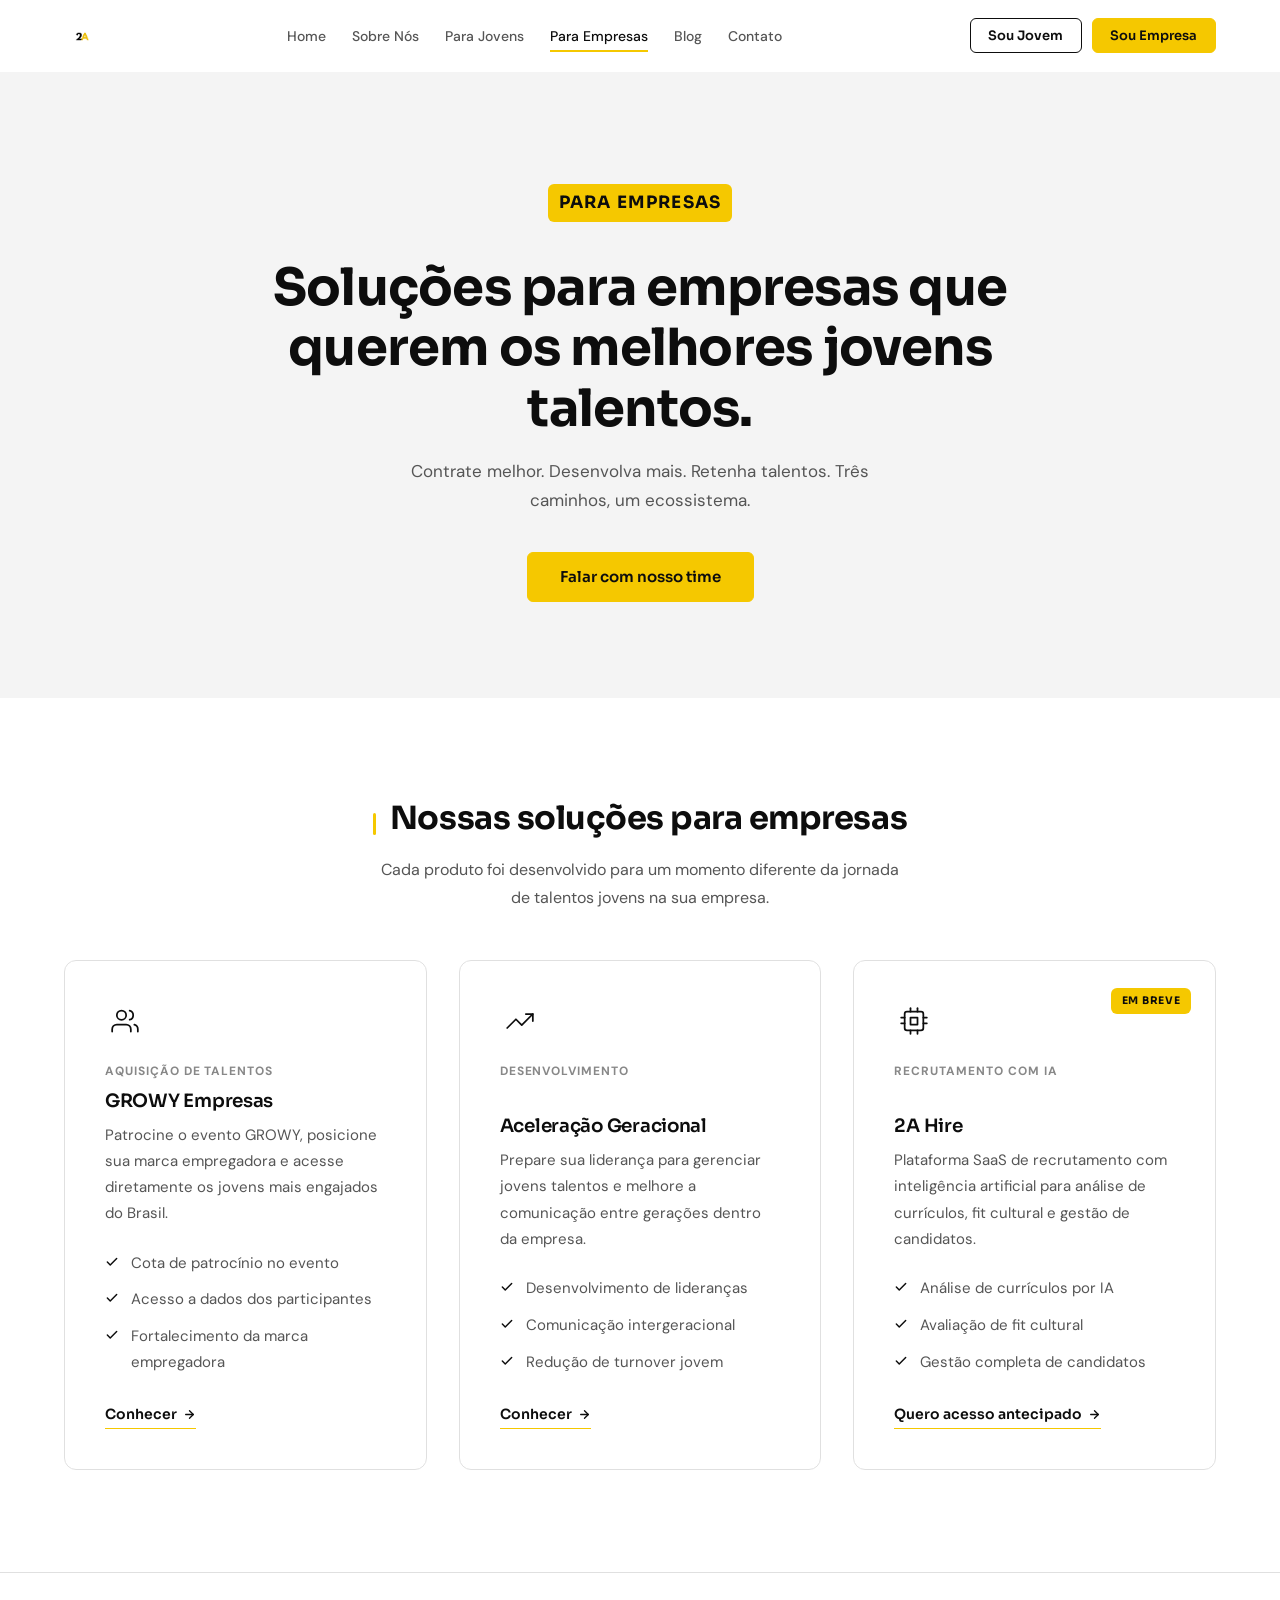
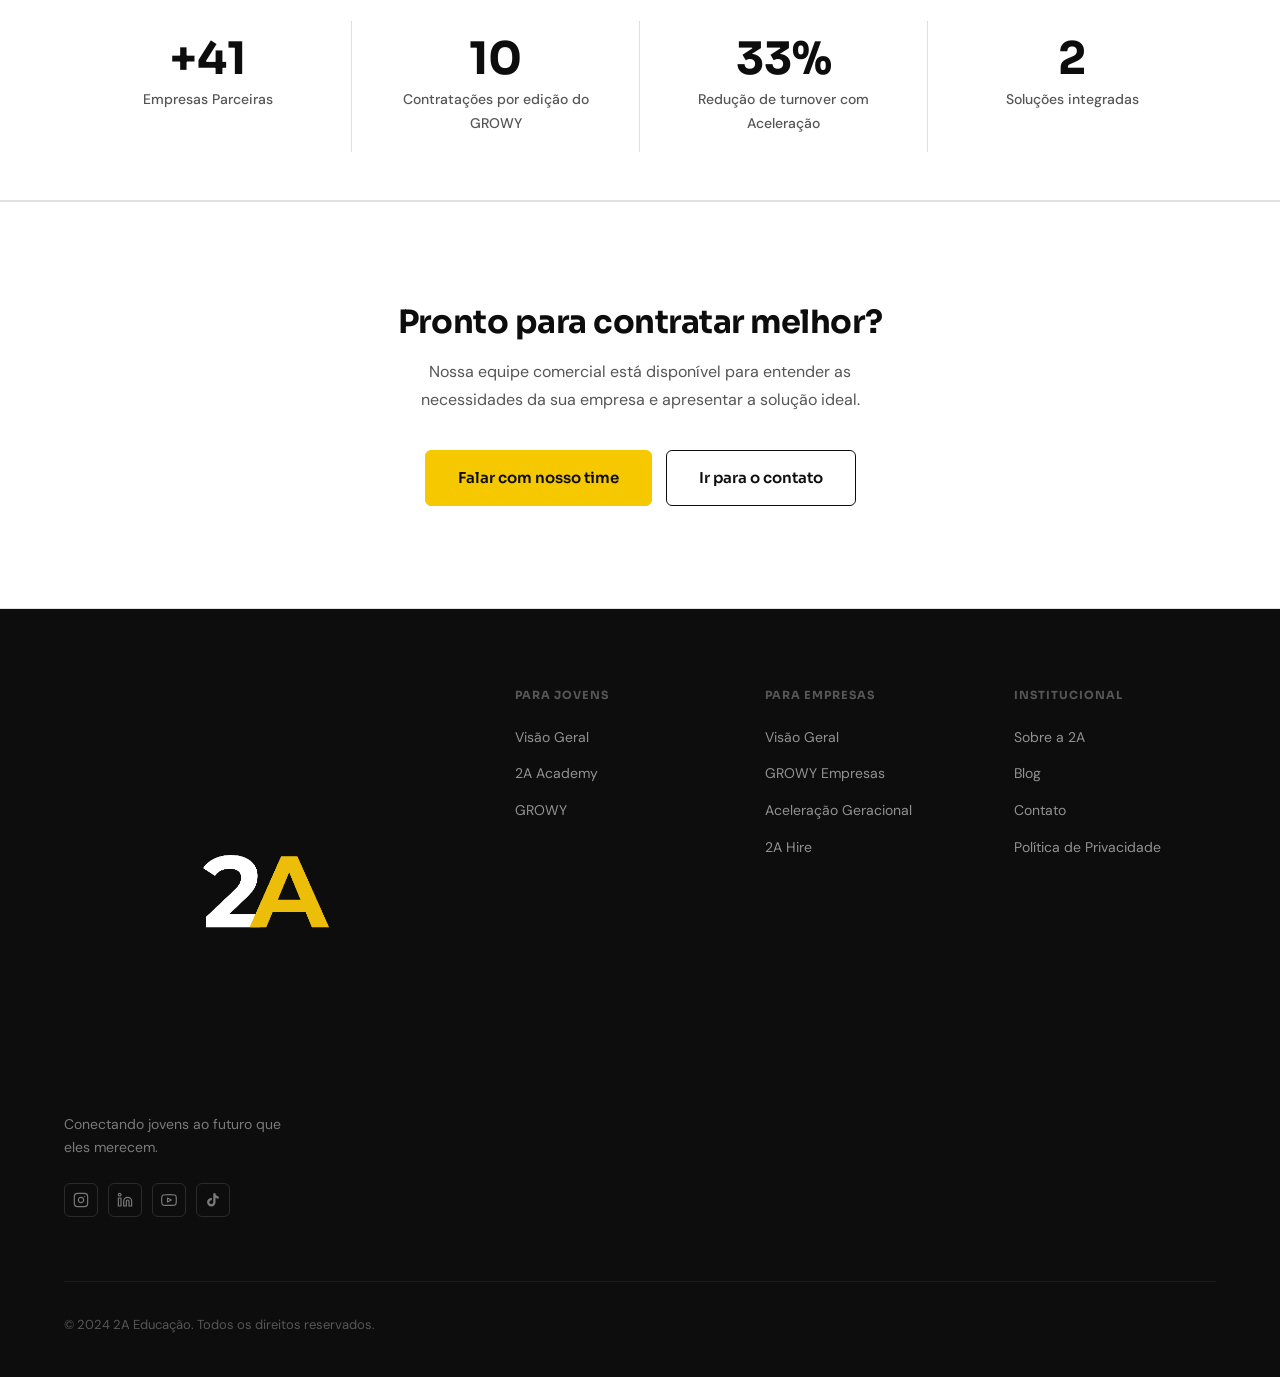
<file: empresas.html>
<!DOCTYPE html>
<html lang="pt-BR">
<head>
  <meta charset="UTF-8" />
  <meta name="viewport" content="width=device-width, initial-scale=1.0" />
  <title>Para Empresas | 2A Educação</title>
  <meta name="description" content="Soluções para empresas que querem contratar, desenvolver e reter jovens talentos. GROWY, Aceleração Geracional e 2A Hire." />
  <link rel="preconnect" href="https://fonts.googleapis.com">
  <link rel="preconnect" href="https://fonts.gstatic.com" crossorigin>
  <link href="https://fonts.googleapis.com/css2?family=Sora:wght@400;600;700&family=DM+Sans:ital,wght@0,400;0,500;1,400&display=swap" rel="stylesheet">
  <link rel="icon" type="image/png" href="assets/logos/logo-2a-dark.png" />
  <link rel="canonical" href="https://2aeducacao.com.br/empresas.html">
  <link rel="sitemap" type="application/xml" href="/sitemap.xml">
  <meta http-equiv="X-UA-Compatible" content="IE=edge" />
  <meta property="og:type" content="website">
  <meta property="og:site_name" content="2A Educação">
  <meta property="og:locale" content="pt_BR">
  <meta property="og:title" content="Para Empresas | 2A Educação">
  <meta property="og:description" content="Soluções para empresas que querem contratar, desenvolver e reter jovens talentos. GROWY, Aceleração Geracional e 2A Hire.">
  <link rel="stylesheet" href="style.css" />
</head>
<body>

<nav class="nav" id="nav">
  <div class="container nav-inner">
    <a href="index.html" class="nav-logo"><img src="assets/logos/logo-2a-light.png" alt="2A Educação" height="36" loading="lazy" decoding="async" /></a>
    <ul class="nav-links" role="list">
      <li><a href="index.html"    class="nav-link">Home</a></li>
      <li><a href="sobre.html"    class="nav-link">Sobre Nós</a></li>
      <li><a href="jovens.html"   class="nav-link">Para Jovens</a></li>
      <li><a href="empresas.html" class="nav-link active">Para Empresas</a></li>
      <li><a href="blog.html"     class="nav-link">Blog</a></li>
      <li><a href="contato.html"  class="nav-link">Contato</a></li>
    </ul>
    <div class="nav-ctas">
      <button class="btn btn-outline btn-sm" onclick="openYouthModal()">Sou Jovem</button>
      <button class="btn btn-primary btn-sm" onclick="openCompanyModal()">Sou Empresa</button>
    </div>
    <button class="hamburger" id="hamburger" aria-label="Abrir menu" aria-expanded="false"><span></span><span></span><span></span></button>
  </div>
</nav>
<div class="drawer-overlay" id="drawerOverlay" aria-hidden="true"></div>
<nav class="mobile-nav" id="mobileNav">
  <a href="index.html" class="nav-link">Home</a>
  <a href="sobre.html" class="nav-link">Sobre Nós</a>
  <a href="jovens.html" class="nav-link">Para Jovens</a>
  <a href="empresas.html" class="nav-link active">Para Empresas</a>
  <a href="blog.html" class="nav-link">Blog</a>
  <a href="contato.html" class="nav-link">Contato</a>
  <div class="mobile-nav-ctas">
    <button class="btn btn-outline btn-full" onclick="openYouthModal()">Sou Jovem</button>
    <button class="btn btn-primary btn-full" onclick="openCompanyModal()">Sou Empresa</button>
  </div>
</nav>

<!-- HERO -->
<section class="page-hero" aria-label="Para Empresas">
  <div class="container">
    <div class="hero-center" style="max-width: 800px;">
      <p class="tag fade-in">Para Empresas</p>
      <h1 class="fade-in fd-1">Soluções para empresas que querem os melhores jovens talentos.</h1>
      <p class="fade-in fd-2">Contrate melhor. Desenvolva mais. Retenha talentos. Três caminhos, um ecossistema.</p>
      <div class="hero-ctas fade-in fd-3">
        <button class="btn btn-primary btn-lg" onclick="openCompanyModal()">Falar com nosso time</button>
      </div>
    </div>
  </div>
</section>

<!-- SOLUÇÕES -->
<section class="section section-white" aria-labelledby="emp-sol-heading">
  <div class="container">
    <div class="section-header center">
      <div class="section-label" style="justify-content:center;"><h2 id="emp-sol-heading">Nossas soluções para empresas</h2></div>
      <p>Cada produto foi desenvolvido para um momento diferente da jornada de talentos jovens na sua empresa.</p>
    </div>

    <div class="grid-3" style="gap: 2rem; margin-top: 3rem;">
      <!-- GROWY -->
      <div class="card-product reveal" style="padding: 2.5rem;">
        <div class="card-icon" aria-hidden="true">
          <svg width="28" height="28" viewBox="0 0 24 24" fill="none" stroke="currentColor" stroke-width="1.5" stroke-linecap="round" stroke-linejoin="round"><path d="M17 21v-2a4 4 0 0 0-4-4H5a4 4 0 0 0-4 4v2"/><circle cx="9" cy="7" r="4"/><path d="M23 21v-2a4 4 0 0 0-3-3.87"/><path d="M16 3.13a4 4 0 0 1 0 7.75"/></svg>
        </div>
        <p style="font-size: 0.75rem; font-weight: 700; letter-spacing: 0.08em; text-transform: uppercase; color: var(--gray-muted); margin-bottom: 0.5rem;">Aquisição de talentos</p>
        <h3>GROWY Empresas</h3>
        <p>Patrocine o evento GROWY, posicione sua marca empregadora e acesse diretamente os jovens mais engajados do Brasil.</p>
        <ul class="feature-list" style="margin-bottom: 1.75rem;">
          <li class="feature-item"><svg width="14" height="14" viewBox="0 0 24 24" fill="none" stroke="currentColor" stroke-width="2.5" stroke-linecap="round" stroke-linejoin="round" aria-hidden="true"><polyline points="20 6 9 17 4 12"/></svg>Cota de patrocínio no evento</li>
          <li class="feature-item"><svg width="14" height="14" viewBox="0 0 24 24" fill="none" stroke="currentColor" stroke-width="2.5" stroke-linecap="round" stroke-linejoin="round" aria-hidden="true"><polyline points="20 6 9 17 4 12"/></svg>Acesso a dados dos participantes</li>
          <li class="feature-item"><svg width="14" height="14" viewBox="0 0 24 24" fill="none" stroke="currentColor" stroke-width="2.5" stroke-linecap="round" stroke-linejoin="round" aria-hidden="true"><polyline points="20 6 9 17 4 12"/></svg>Fortalecimento da marca empregadora</li>
        </ul>
        <a href="empresas-growy.html" class="link-arrow">
          Conhecer
          <svg viewBox="0 0 24 24" fill="none" stroke="currentColor" stroke-width="2.5" stroke-linecap="round" stroke-linejoin="round" aria-hidden="true"><line x1="5" y1="12" x2="19" y2="12"/><polyline points="12 5 19 12 12 19"/></svg>
        </a>
      </div>

      <!-- ACELERAÇÃO -->
      <div class="card-product reveal rv-1" style="padding: 2.5rem;">
        <div class="card-icon" aria-hidden="true">
          <svg width="28" height="28" viewBox="0 0 24 24" fill="none" stroke="currentColor" stroke-width="1.5" stroke-linecap="round" stroke-linejoin="round"><polyline points="23 6 13.5 15.5 8.5 10.5 1 18"/><polyline points="17 6 23 6 23 12"/></svg>
        </div>
        <p style="font-size: 0.75rem; font-weight: 700; letter-spacing: 0.08em; text-transform: uppercase; color: var(--gray-muted); margin-bottom: 0.5rem;">Desenvolvimento</p>
        <h3>Aceleração Geracional</h3>
        <p>Prepare sua liderança para gerenciar jovens talentos e melhore a comunicação entre gerações dentro da empresa.</p>
        <ul class="feature-list" style="margin-bottom: 1.75rem;">
          <li class="feature-item"><svg width="14" height="14" viewBox="0 0 24 24" fill="none" stroke="currentColor" stroke-width="2.5" stroke-linecap="round" stroke-linejoin="round" aria-hidden="true"><polyline points="20 6 9 17 4 12"/></svg>Desenvolvimento de lideranças</li>
          <li class="feature-item"><svg width="14" height="14" viewBox="0 0 24 24" fill="none" stroke="currentColor" stroke-width="2.5" stroke-linecap="round" stroke-linejoin="round" aria-hidden="true"><polyline points="20 6 9 17 4 12"/></svg>Comunicação intergeracional</li>
          <li class="feature-item"><svg width="14" height="14" viewBox="0 0 24 24" fill="none" stroke="currentColor" stroke-width="2.5" stroke-linecap="round" stroke-linejoin="round" aria-hidden="true"><polyline points="20 6 9 17 4 12"/></svg>Redução de turnover jovem</li>
        </ul>
        <a href="empresas-aceleracao.html" class="link-arrow">
          Conhecer
          <svg viewBox="0 0 24 24" fill="none" stroke="currentColor" stroke-width="2.5" stroke-linecap="round" stroke-linejoin="round" aria-hidden="true"><line x1="5" y1="12" x2="19" y2="12"/><polyline points="12 5 19 12 12 19"/></svg>
        </a>
      </div>

      <!-- 2A HIRE -->
      <div class="card-product reveal rv-2" style="padding: 2.5rem; position: relative;">
        <div style="position: absolute; top: 1.5rem; right: 1.5rem;">
          <span class="tag" style="margin: 0; font-size: 0.65rem;">Em breve</span>
        </div>
        <div class="card-icon" aria-hidden="true">
          <svg width="28" height="28" viewBox="0 0 24 24" fill="none" stroke="currentColor" stroke-width="1.5" stroke-linecap="round" stroke-linejoin="round"><rect x="4" y="4" width="16" height="16" rx="2"/><rect x="9" y="9" width="6" height="6"/><line x1="9" y1="1" x2="9" y2="4"/><line x1="15" y1="1" x2="15" y2="4"/><line x1="9" y1="20" x2="9" y2="23"/><line x1="15" y1="20" x2="15" y2="23"/><line x1="20" y1="9" x2="23" y2="9"/><line x1="20" y1="14" x2="23" y2="14"/><line x1="1" y1="9" x2="4" y2="9"/><line x1="1" y1="14" x2="4" y2="14"/></svg>
        </div>
        <p style="font-size: 0.75rem; font-weight: 700; letter-spacing: 0.08em; text-transform: uppercase; color: var(--gray-muted); margin-bottom: 0.5rem;">Recrutamento com IA</p>
        <h3>2A Hire</h3>
        <p>Plataforma SaaS de recrutamento com inteligência artificial para análise de currículos, fit cultural e gestão de candidatos.</p>
        <ul class="feature-list" style="margin-bottom: 1.75rem;">
          <li class="feature-item"><svg width="14" height="14" viewBox="0 0 24 24" fill="none" stroke="currentColor" stroke-width="2.5" stroke-linecap="round" stroke-linejoin="round" aria-hidden="true"><polyline points="20 6 9 17 4 12"/></svg>Análise de currículos por IA</li>
          <li class="feature-item"><svg width="14" height="14" viewBox="0 0 24 24" fill="none" stroke="currentColor" stroke-width="2.5" stroke-linecap="round" stroke-linejoin="round" aria-hidden="true"><polyline points="20 6 9 17 4 12"/></svg>Avaliação de fit cultural</li>
          <li class="feature-item"><svg width="14" height="14" viewBox="0 0 24 24" fill="none" stroke="currentColor" stroke-width="2.5" stroke-linecap="round" stroke-linejoin="round" aria-hidden="true"><polyline points="20 6 9 17 4 12"/></svg>Gestão completa de candidatos</li>
        </ul>
        <a href="empresas-2ahire.html" class="link-arrow">
          Quero acesso antecipado
          <svg viewBox="0 0 24 24" fill="none" stroke="currentColor" stroke-width="2.5" stroke-linecap="round" stroke-linejoin="round" aria-hidden="true"><line x1="5" y1="12" x2="19" y2="12"/><polyline points="12 5 19 12 12 19"/></svg>
        </a>
      </div>
    </div>
  </div>
</section>

<!-- METRICS -->
<section class="metrics-strip">
  <div class="container">
    <div class="metrics-grid">
      <div class="metric-item reveal"><div class="metric-value" data-target="50" data-prefix="+">+50</div><div class="metric-label">Empresas Parceiras</div></div>
      <div class="metric-item reveal rv-1"><div class="metric-value" data-target="12">12</div><div class="metric-label">Contratações por edição do GROWY</div></div>
      <div class="metric-item reveal rv-2"><div class="metric-value" data-target="40" data-suffix="%">40%</div><div class="metric-label">Redução de turnover com Aceleração</div></div>
      <div class="metric-item reveal rv-3"><div class="metric-value" data-target="3">3</div><div class="metric-label">Soluções integradas</div></div>
    </div>
  </div>
</section>

<!-- CTA -->
<section class="cta-light">
  <div class="container">
    <h2 class="reveal">Pronto para contratar melhor?</h2>
    <p class="reveal rv-1">Nossa equipe comercial está disponível para entender as necessidades da sua empresa e apresentar a solução ideal.</p>
    <div class="cta-btns reveal rv-2">
      <button class="btn btn-primary btn-lg" onclick="openCompanyModal()">Falar com nosso time</button>
      <a href="contato.html" class="btn btn-outline btn-lg">Ir para o contato</a>
    </div>
  </div>
</section>

<footer class="footer">
  <div class="container">
    <div class="footer-grid">
      <div class="footer-brand">
        <img src="assets/logos/logo-2a-dark.png" alt="2A Educação" height="40" />
        <p>Conectando jovens ao futuro que eles merecem.</p>
        <div class="footer-socials">
          <a href="#" class="social-link" aria-label="Instagram"><svg width="16" height="16" viewBox="0 0 24 24" fill="none" stroke="currentColor" stroke-width="1.75" stroke-linecap="round" stroke-linejoin="round"><rect x="2" y="2" width="20" height="20" rx="5"/><path d="M16 11.37A4 4 0 1112.63 8 4 4 0 0116 11.37z"/><line x1="17.5" y1="6.5" x2="17.51" y2="6.5"/></svg></a>
          <a href="#" class="social-link" aria-label="LinkedIn"><svg width="16" height="16" viewBox="0 0 24 24" fill="none" stroke="currentColor" stroke-width="1.75" stroke-linecap="round" stroke-linejoin="round"><path d="M16 8a6 6 0 016 6v7h-4v-7a2 2 0 00-2-2 2 2 0 00-2 2v7h-4v-7a6 6 0 016-6z"/><rect x="2" y="9" width="4" height="12"/><circle cx="4" cy="4" r="2"/></svg></a>
          <a href="#" class="social-link" aria-label="YouTube"><svg width="16" height="16" viewBox="0 0 24 24" fill="none" stroke="currentColor" stroke-width="1.75" stroke-linecap="round" stroke-linejoin="round"><path d="M22.54 6.42a2.78 2.78 0 00-1.95-1.96C18.88 4 12 4 12 4s-6.88 0-8.59.46a2.78 2.78 0 00-1.95 1.96A29 29 0 001 12a29 29 0 00.46 5.58A2.78 2.78 0 003.41 19.6C5.12 20 12 20 12 20s6.88 0 8.59-.4a2.78 2.78 0 001.95-1.96A29 29 0 0023 12a29 29 0 00-.46-5.58z"/><polygon points="9.75 15.02 15.5 12 9.75 8.98 9.75 15.02"/></svg></a>
          <a href="#" class="social-link" aria-label="TikTok"><svg width="16" height="16" viewBox="0 0 24 24" fill="currentColor"><path d="M19.59 6.69a4.83 4.83 0 01-3.77-4.25V2h-3.45v13.67a2.89 2.89 0 01-2.88 2.5 2.89 2.89 0 01-2.89-2.89 2.89 2.89 0 012.89-2.89c.28 0 .54.04.79.1V9.01a6.27 6.27 0 00-.79-.05 6.34 6.34 0 00-6.34 6.34 6.34 6.34 0 006.34 6.34 6.34 6.34 0 006.33-6.34V8.69a8.18 8.18 0 004.78 1.52V6.75a4.85 4.85 0 01-1.01-.06z"/></svg></a>
        </div>
      </div>
      <div class="footer-col"><h4>Para Jovens</h4><ul><li><a href="jovens.html">Visão Geral</a></li><li><a href="jovens-academy.html">2A Academy</a></li><li><a href="jovens-growy.html">GROWY</a></li></ul></div>
      <div class="footer-col"><h4>Para Empresas</h4><ul><li><a href="empresas.html">Visão Geral</a></li><li><a href="empresas-growy.html">GROWY Empresas</a></li><li><a href="empresas-aceleracao.html">Aceleração Geracional</a></li><li><a href="empresas-2ahire.html">2A Hire</a></li></ul></div>
      <div class="footer-col"><h4>Institucional</h4><ul><li><a href="sobre.html">Sobre a 2A</a></li><li><a href="blog.html">Blog</a></li><li><a href="contato.html">Contato</a></li><li><a href="#">Política de Privacidade</a></li></ul></div>
    </div>
    <div class="footer-bottom"><p class="footer-copy">© 2024 2A Educação. Todos os direitos reservados.</p></div>
  </div>
</footer>

<div class="modal-overlay" id="modalYouth" role="dialog" aria-modal="true" aria-labelledby="modalYouthTitle">
  <div class="modal-box">
    <button class="modal-close" aria-label="Fechar"><svg width="18" height="18" viewBox="0 0 24 24" fill="none" stroke="currentColor" stroke-width="2" stroke-linecap="round" stroke-linejoin="round"><line x1="18" y1="6" x2="6" y2="18"/><line x1="6" y1="6" x2="18" y2="18"/></svg></button>
    <h3 class="modal-title" id="modalYouthTitle">Quero saber mais</h3>
    <p class="modal-sub">Preencha o formulário e entraremos em contato em breve.</p>
    <form id="formYouth" novalidate>
      <input type="hidden" name="_subject" value="Lead Jovem | 2A Educação" />
      <div class="form-group"><label class="form-label" for="youthName">Nome completo</label><input class="form-input" type="text" id="youthName" name="nome" placeholder="Seu nome" required /></div>
      <div class="form-group"><label class="form-label" for="youthEmail">E-mail</label><input class="form-input" type="email" id="youthEmail" name="email" placeholder="seu@email.com" required /></div>
      <div class="form-group"><label class="form-label" for="youthPhone">Telefone</label><input class="form-input" type="tel" id="youthPhone" name="telefone" placeholder="(11) 9 0000-0000" /></div>
      <div class="form-group"><label class="form-label" for="youthProduct">Qual produto te interessa?</label><select class="form-input" id="youthProduct" name="produto"><option value="">Selecione</option><option value="2A Academy">2A Academy</option><option value="GROWY">GROWY</option></select></div>
      <button class="btn btn-primary btn-full" type="submit">Quero saber mais</button>
    </form>
    <div class="form-success" id="formYouthSuccess"><p>Recebemos seu interesse!<br />Em breve entraremos em contato.</p></div>
  </div>
</div>
<div class="modal-overlay" id="modalCompany" role="dialog" aria-modal="true" aria-labelledby="modalCompanyTitle">
  <div class="modal-box">
    <button class="modal-close" aria-label="Fechar"><svg width="18" height="18" viewBox="0 0 24 24" fill="none" stroke="currentColor" stroke-width="2" stroke-linecap="round" stroke-linejoin="round"><line x1="18" y1="6" x2="6" y2="18"/><line x1="6" y1="6" x2="18" y2="18"/></svg></button>
    <h3 class="modal-title" id="modalCompanyTitle">Falar com nosso time</h3>
    <p class="modal-sub">Preencha o formulário e nossa equipe comercial entrará em contato.</p>
    <form id="formCompany" novalidate>
      <input type="hidden" name="_subject" value="Lead Empresa | 2A Educação" />
      <div class="form-group"><label class="form-label" for="compName">Nome</label><input class="form-input" type="text" id="compName" name="nome" placeholder="Seu nome" required /></div>
      <div class="form-group"><label class="form-label" for="compEmail">E-mail corporativo</label><input class="form-input" type="email" id="compEmail" name="email" placeholder="voce@empresa.com.br" required /></div>
      <div class="form-group"><label class="form-label" for="compPhone">Telefone</label><input class="form-input" type="tel" id="compPhone" name="telefone" placeholder="(11) 9 0000-0000" /></div>
      <div class="form-group"><label class="form-label" for="compCompany">Nome da empresa</label><input class="form-input" type="text" id="compCompany" name="empresa" placeholder="Empresa S.A." required /></div>
      <div class="form-group"><label class="form-label" for="compRole">Cargo</label><input class="form-input" type="text" id="compRole" name="cargo" placeholder="Head de RH" /></div>
      <div class="form-group"><label class="form-label" for="compProduct">Qual solução te interessa?</label><select class="form-input" id="compProduct" name="solucao"><option value="">Selecione</option><option value="GROWY Empresas">GROWY Empresas</option><option value="Aceleração Geracional">Aceleração Geracional</option><option value="2A Hire">2A Hire</option></select></div>
      <button class="btn btn-primary btn-full" type="submit">Falar com nosso time</button>
    </form>
    <div class="form-success" id="formCompanySuccess"><p>Recebemos seu contato!<br />Nossa equipe comercial entrará em contato em breve.</p></div>
  </div>
</div>

<!-- SCROLL TO TOP -->
<button id="scroll-top" aria-label="Voltar ao topo">↑</button>

<script src="main.js"></script>
</body>
</html>
</file>
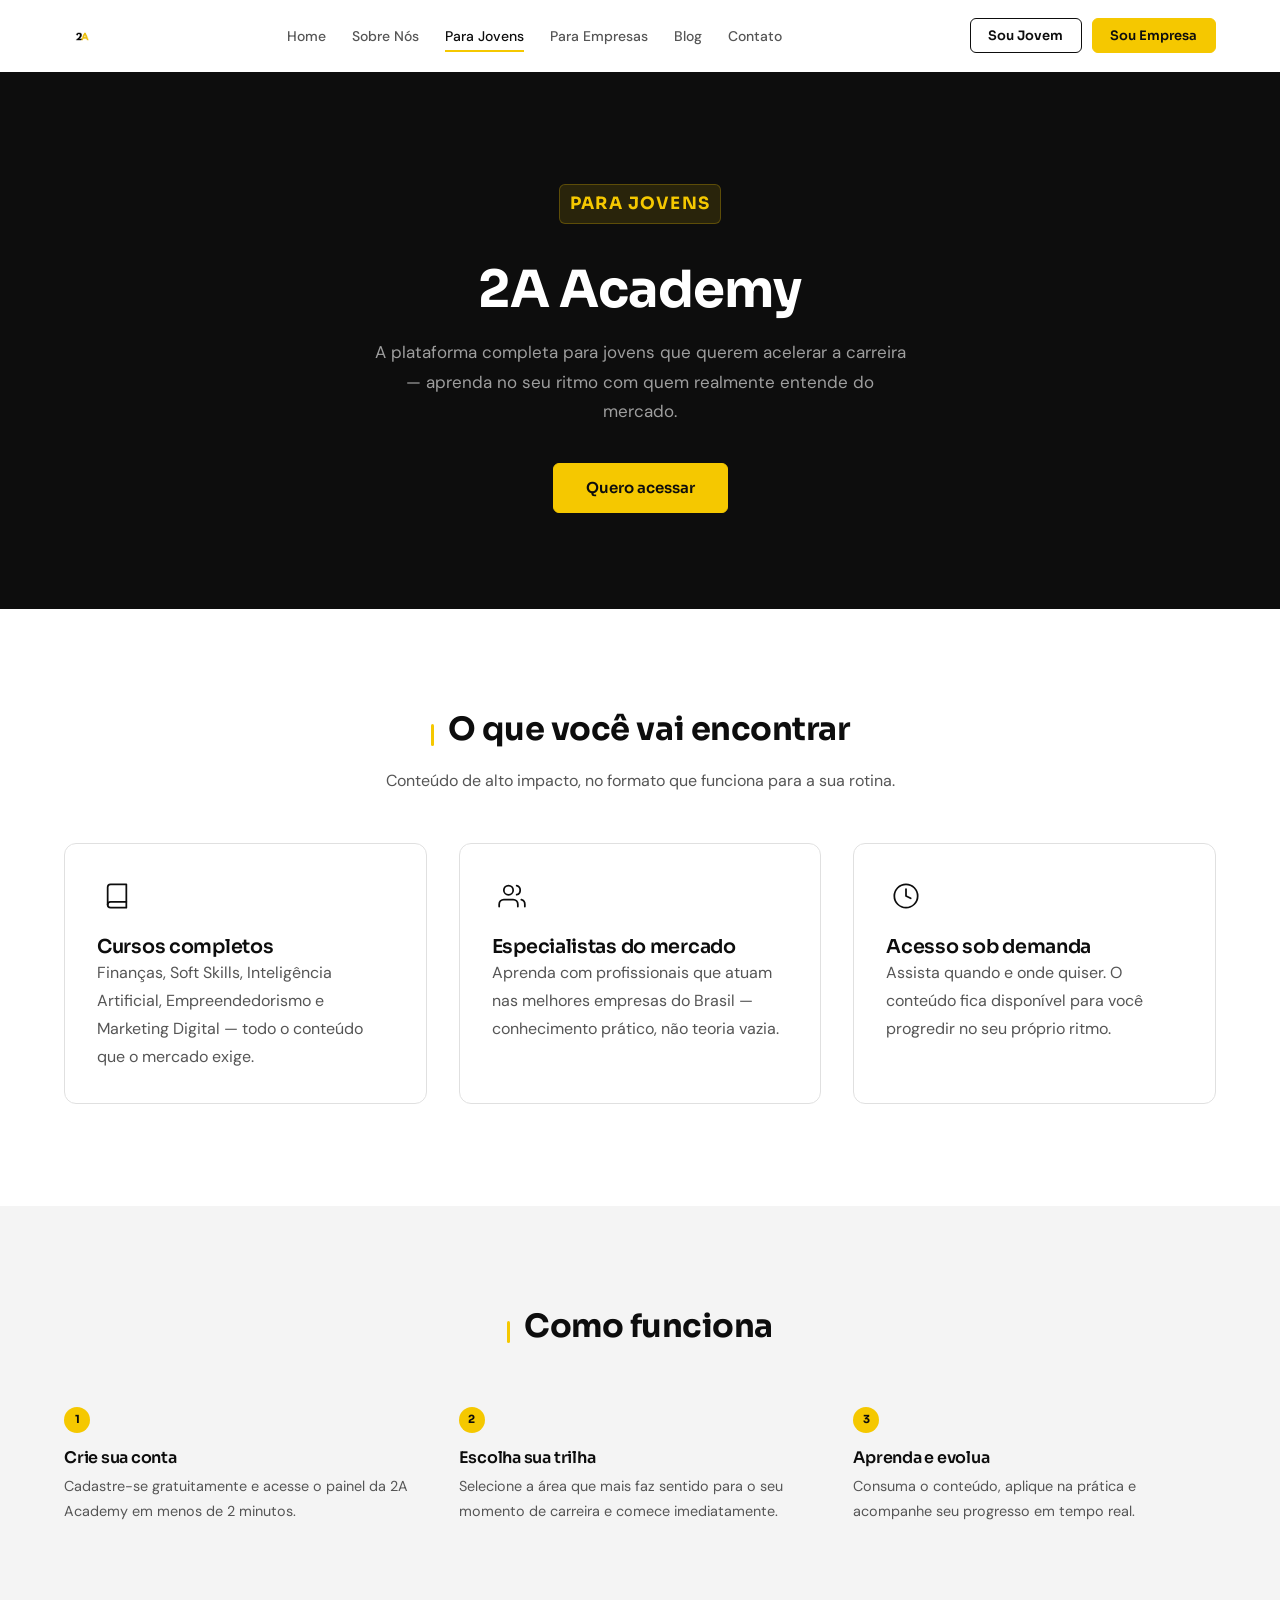
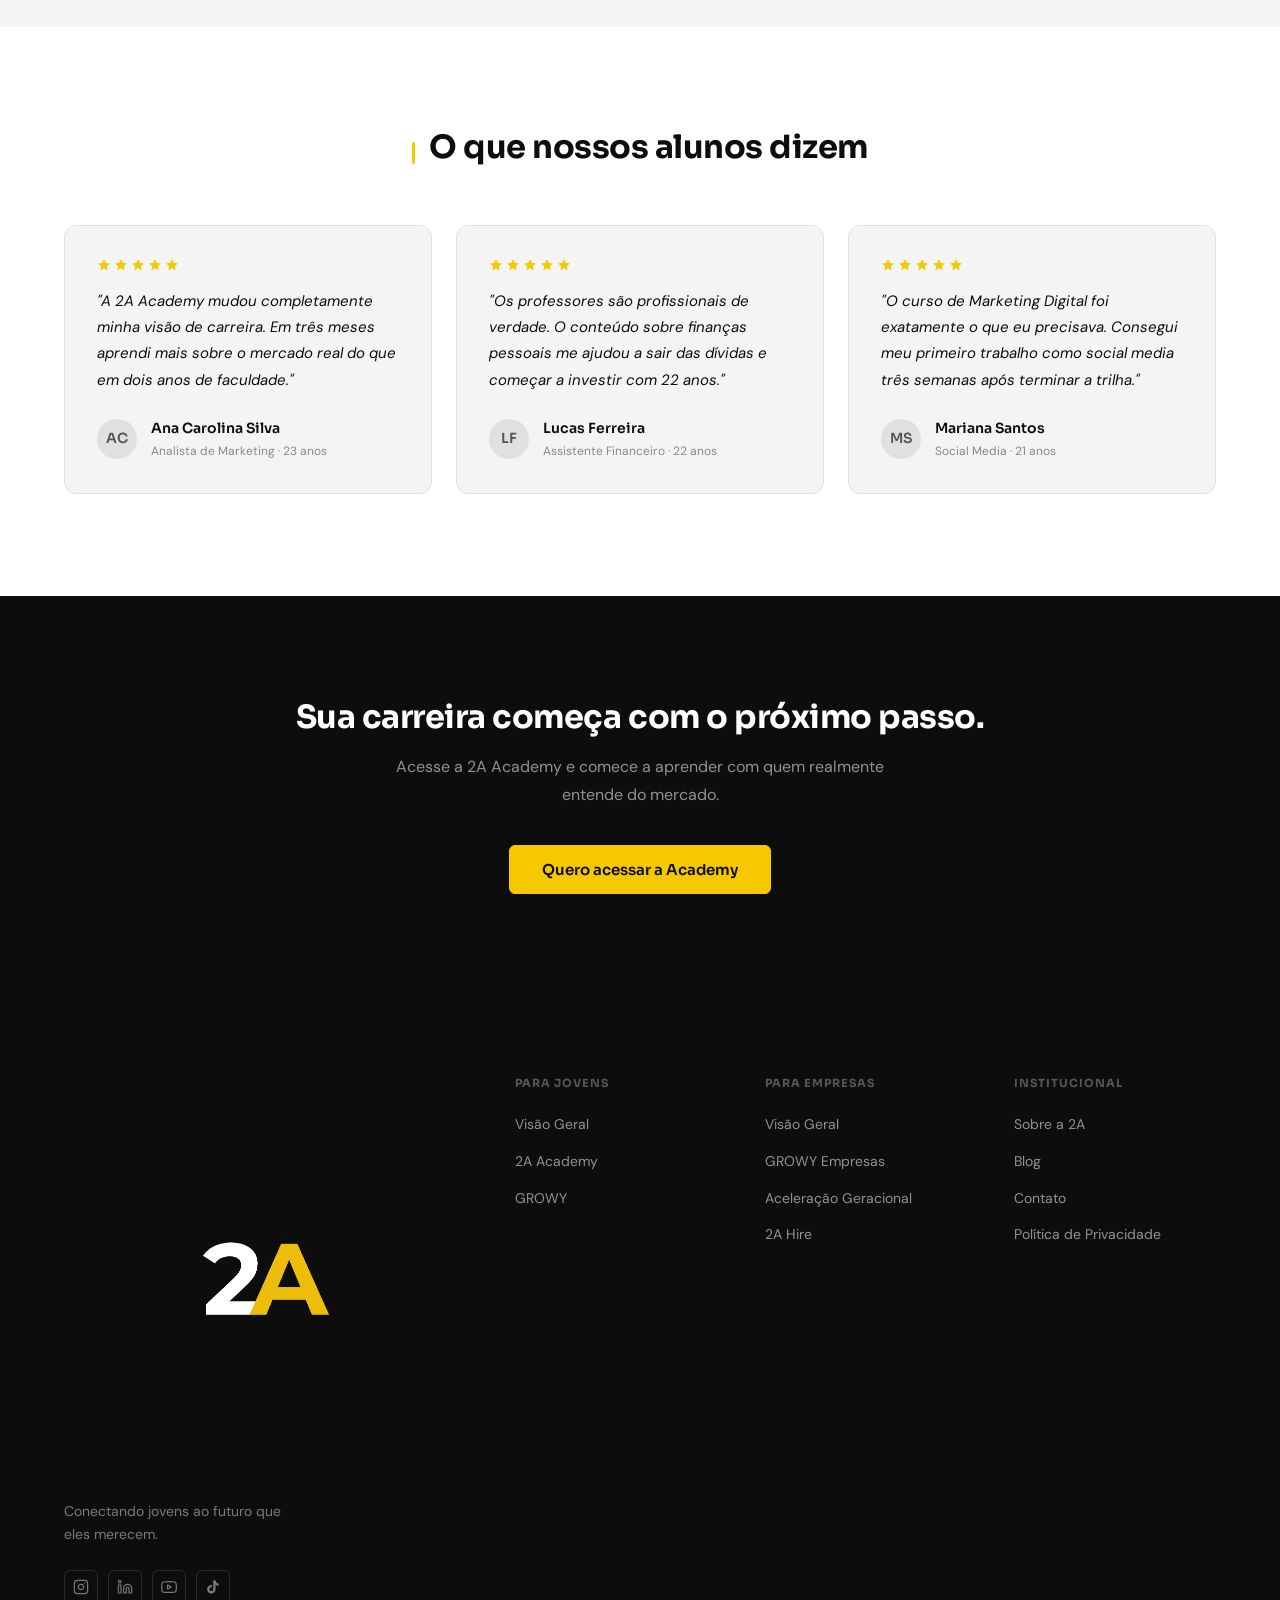
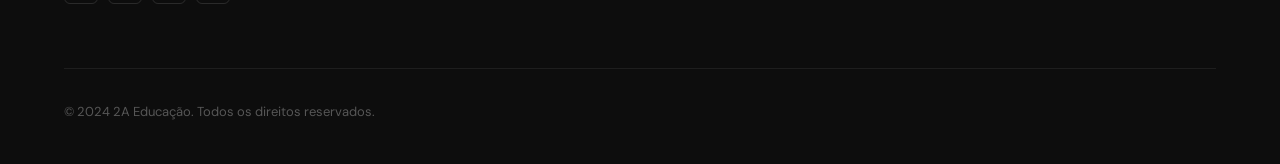
<file: jovens-academy.html>
<!DOCTYPE html>
<html lang="pt-BR">
<head>
  <meta charset="UTF-8" />
  <meta name="viewport" content="width=device-width, initial-scale=1.0" />
  <title>2A Academy | Plataforma de Carreira</title>
  <meta name="description" content="A plataforma completa para jovens que querem acelerar a carreira com cursos em Finanças, Soft Skills, IA, Empreendedorismo e Marketing Digital." />
  <link rel="preconnect" href="https://fonts.googleapis.com">
  <link rel="preconnect" href="https://fonts.gstatic.com" crossorigin>
  <link href="https://fonts.googleapis.com/css2?family=Sora:wght@400;600;700&family=DM+Sans:ital,wght@0,400;0,500;1,400&display=swap" rel="stylesheet">
  <link rel="icon" type="image/png" href="assets/logos/logo-2a-dark.png" />
  <link rel="canonical" href="https://2aeducacao.com.br/jovens-academy.html">
  <link rel="sitemap" type="application/xml" href="/sitemap.xml">
  <meta http-equiv="X-UA-Compatible" content="IE=edge" />
  <meta property="og:type" content="website">
  <meta property="og:site_name" content="2A Educação">
  <meta property="og:locale" content="pt_BR">
  <meta property="og:title" content="2A Academy | Plataforma de Carreira">
  <meta property="og:description" content="A plataforma completa para jovens que querem acelerar a carreira com cursos em Finanças, Soft Skills, IA, Empreendedorismo e Marketing Digital.">
  <link rel="stylesheet" href="style.css" />
</head>
<body>

<nav class="nav" id="nav">
  <div class="container nav-inner">
    <a href="index.html" class="nav-logo"><img src="assets/logos/logo-2a-light.png" alt="2A Educação" height="36" loading="lazy" decoding="async" /></a>
    <ul class="nav-links" role="list">
      <li><a href="index.html"    class="nav-link">Home</a></li>
      <li><a href="sobre.html"    class="nav-link">Sobre Nós</a></li>
      <li><a href="jovens.html"   class="nav-link active">Para Jovens</a></li>
      <li><a href="empresas.html" class="nav-link">Para Empresas</a></li>
      <li><a href="blog.html"     class="nav-link">Blog</a></li>
      <li><a href="contato.html"  class="nav-link">Contato</a></li>
    </ul>
    <div class="nav-ctas">
      <button class="btn btn-outline btn-sm" onclick="openYouthModal()">Sou Jovem</button>
      <button class="btn btn-primary btn-sm" onclick="openCompanyModal()">Sou Empresa</button>
    </div>
    <button class="hamburger" id="hamburger" aria-label="Abrir menu" aria-expanded="false"><span></span><span></span><span></span></button>
  </div>
</nav>
<div class="drawer-overlay" id="drawerOverlay" aria-hidden="true"></div>
<nav class="mobile-nav" id="mobileNav">
  <a href="index.html" class="nav-link">Home</a>
  <a href="sobre.html" class="nav-link">Sobre Nós</a>
  <a href="jovens.html" class="nav-link active">Para Jovens</a>
  <a href="empresas.html" class="nav-link">Para Empresas</a>
  <a href="blog.html" class="nav-link">Blog</a>
  <a href="contato.html" class="nav-link">Contato</a>
  <div class="mobile-nav-ctas">
    <button class="btn btn-outline btn-full" onclick="openYouthModal()">Sou Jovem</button>
    <button class="btn btn-primary btn-full" onclick="openCompanyModal()">Sou Empresa</button>
  </div>
</nav>

<!-- HERO (dark) -->
<section class="page-hero-dark" aria-label="2A Academy">
  <div class="container">
    <div class="hero-center">
      <p class="tag fade-in" style="background: rgba(245,200,0,0.12); color: var(--yellow); border: 1px solid rgba(245,200,0,0.25);">Para Jovens</p>
      <h1 class="fade-in fd-1">2A Academy</h1>
      <p class="fade-in fd-2">A plataforma completa para jovens que querem acelerar a carreira — aprenda no seu ritmo com quem realmente entende do mercado.</p>
      <div class="hero-ctas fade-in fd-3">
        <button class="btn btn-primary btn-lg" onclick="openYouthModal()">Quero acessar</button>
      </div>
    </div>
  </div>
</section>

<!-- FEATURES -->
<section class="section section-white" aria-labelledby="feat-heading">
  <div class="container">
    <div class="section-header center">
      <div class="section-label" style="justify-content:center;"><h2 id="feat-heading">O que você vai encontrar</h2></div>
      <p>Conteúdo de alto impacto, no formato que funciona para a sua rotina.</p>
    </div>
    <div class="grid-3">
      <div class="card reveal">
        <div class="card-icon" aria-hidden="true">
          <svg width="28" height="28" viewBox="0 0 24 24" fill="none" stroke="currentColor" stroke-width="1.5" stroke-linecap="round" stroke-linejoin="round"><path d="M4 19.5A2.5 2.5 0 0 1 6.5 17H20"/><path d="M6.5 2H20v20H6.5A2.5 2.5 0 0 1 4 19.5v-15A2.5 2.5 0 0 1 6.5 2z"/></svg>
        </div>
        <h3>Cursos completos</h3>
        <p>Finanças, Soft Skills, Inteligência Artificial, Empreendedorismo e Marketing Digital — todo o conteúdo que o mercado exige.</p>
      </div>
      <div class="card reveal rv-1">
        <div class="card-icon" aria-hidden="true">
          <svg width="28" height="28" viewBox="0 0 24 24" fill="none" stroke="currentColor" stroke-width="1.5" stroke-linecap="round" stroke-linejoin="round"><path d="M17 21v-2a4 4 0 0 0-4-4H5a4 4 0 0 0-4 4v2"/><circle cx="9" cy="7" r="4"/><path d="M23 21v-2a4 4 0 0 0-3-3.87"/><path d="M16 3.13a4 4 0 0 1 0 7.75"/></svg>
        </div>
        <h3>Especialistas do mercado</h3>
        <p>Aprenda com profissionais que atuam nas melhores empresas do Brasil — conhecimento prático, não teoria vazia.</p>
      </div>
      <div class="card reveal rv-2">
        <div class="card-icon" aria-hidden="true">
          <svg width="28" height="28" viewBox="0 0 24 24" fill="none" stroke="currentColor" stroke-width="1.5" stroke-linecap="round" stroke-linejoin="round"><circle cx="12" cy="12" r="10"/><polyline points="12 6 12 12 16 14"/></svg>
        </div>
        <h3>Acesso sob demanda</h3>
        <p>Assista quando e onde quiser. O conteúdo fica disponível para você progredir no seu próprio ritmo.</p>
      </div>
    </div>
  </div>
</section>

<!-- HOW IT WORKS -->
<section class="section section-gray" aria-labelledby="how-heading">
  <div class="container">
    <div class="section-header center">
      <div class="section-label" style="justify-content:center;"><h2 id="how-heading">Como funciona</h2></div>
    </div>
    <div class="steps-grid">
      <div class="step-item reveal">
        <div class="step-num" aria-hidden="true">1</div>
        <h3>Crie sua conta</h3>
        <p>Cadastre-se gratuitamente e acesse o painel da 2A Academy em menos de 2 minutos.</p>
      </div>
      <div class="step-item reveal rv-1">
        <div class="step-num" aria-hidden="true">2</div>
        <h3>Escolha sua trilha</h3>
        <p>Selecione a área que mais faz sentido para o seu momento de carreira e comece imediatamente.</p>
      </div>
      <div class="step-item reveal rv-2">
        <div class="step-num" aria-hidden="true">3</div>
        <h3>Aprenda e evolua</h3>
        <p>Consuma o conteúdo, aplique na prática e acompanhe seu progresso em tempo real.</p>
      </div>
    </div>
  </div>
</section>

<!-- TESTIMONIALS -->
<section class="section section-white" aria-labelledby="testi-heading">
  <div class="container">
    <div class="section-header center">
      <div class="section-label" style="justify-content:center;"><h2 id="testi-heading">O que nossos alunos dizem</h2></div>
    </div>
    <div class="testimonials-grid">
      <div class="testi-card reveal">
        <div class="testi-stars" aria-label="5 estrelas">
          <svg width="14" height="14" viewBox="0 0 24 24" fill="currentColor" aria-hidden="true"><polygon points="12 2 15.09 8.26 22 9.27 17 14.14 18.18 21.02 12 17.77 5.82 21.02 7 14.14 2 9.27 8.91 8.26 12 2"/></svg>
          <svg width="14" height="14" viewBox="0 0 24 24" fill="currentColor" aria-hidden="true"><polygon points="12 2 15.09 8.26 22 9.27 17 14.14 18.18 21.02 12 17.77 5.82 21.02 7 14.14 2 9.27 8.91 8.26 12 2"/></svg>
          <svg width="14" height="14" viewBox="0 0 24 24" fill="currentColor" aria-hidden="true"><polygon points="12 2 15.09 8.26 22 9.27 17 14.14 18.18 21.02 12 17.77 5.82 21.02 7 14.14 2 9.27 8.91 8.26 12 2"/></svg>
          <svg width="14" height="14" viewBox="0 0 24 24" fill="currentColor" aria-hidden="true"><polygon points="12 2 15.09 8.26 22 9.27 17 14.14 18.18 21.02 12 17.77 5.82 21.02 7 14.14 2 9.27 8.91 8.26 12 2"/></svg>
          <svg width="14" height="14" viewBox="0 0 24 24" fill="currentColor" aria-hidden="true"><polygon points="12 2 15.09 8.26 22 9.27 17 14.14 18.18 21.02 12 17.77 5.82 21.02 7 14.14 2 9.27 8.91 8.26 12 2"/></svg>
        </div>
        <p class="testi-quote">"A 2A Academy mudou completamente minha visão de carreira. Em três meses aprendi mais sobre o mercado real do que em dois anos de faculdade."</p>
        <div class="testi-author">
          <div class="testi-avatar" aria-hidden="true">AC</div>
          <div>
            <div class="testi-name">Ana Carolina Silva</div>
            <div class="testi-role">Analista de Marketing · 23 anos</div>
          </div>
        </div>
      </div>
      <div class="testi-card reveal rv-1">
        <div class="testi-stars" aria-label="5 estrelas">
          <svg width="14" height="14" viewBox="0 0 24 24" fill="currentColor" aria-hidden="true"><polygon points="12 2 15.09 8.26 22 9.27 17 14.14 18.18 21.02 12 17.77 5.82 21.02 7 14.14 2 9.27 8.91 8.26 12 2"/></svg>
          <svg width="14" height="14" viewBox="0 0 24 24" fill="currentColor" aria-hidden="true"><polygon points="12 2 15.09 8.26 22 9.27 17 14.14 18.18 21.02 12 17.77 5.82 21.02 7 14.14 2 9.27 8.91 8.26 12 2"/></svg>
          <svg width="14" height="14" viewBox="0 0 24 24" fill="currentColor" aria-hidden="true"><polygon points="12 2 15.09 8.26 22 9.27 17 14.14 18.18 21.02 12 17.77 5.82 21.02 7 14.14 2 9.27 8.91 8.26 12 2"/></svg>
          <svg width="14" height="14" viewBox="0 0 24 24" fill="currentColor" aria-hidden="true"><polygon points="12 2 15.09 8.26 22 9.27 17 14.14 18.18 21.02 12 17.77 5.82 21.02 7 14.14 2 9.27 8.91 8.26 12 2"/></svg>
          <svg width="14" height="14" viewBox="0 0 24 24" fill="currentColor" aria-hidden="true"><polygon points="12 2 15.09 8.26 22 9.27 17 14.14 18.18 21.02 12 17.77 5.82 21.02 7 14.14 2 9.27 8.91 8.26 12 2"/></svg>
        </div>
        <p class="testi-quote">"Os professores são profissionais de verdade. O conteúdo sobre finanças pessoais me ajudou a sair das dívidas e começar a investir com 22 anos."</p>
        <div class="testi-author">
          <div class="testi-avatar" aria-hidden="true">LF</div>
          <div>
            <div class="testi-name">Lucas Ferreira</div>
            <div class="testi-role">Assistente Financeiro · 22 anos</div>
          </div>
        </div>
      </div>
      <div class="testi-card reveal rv-2">
        <div class="testi-stars" aria-label="5 estrelas">
          <svg width="14" height="14" viewBox="0 0 24 24" fill="currentColor" aria-hidden="true"><polygon points="12 2 15.09 8.26 22 9.27 17 14.14 18.18 21.02 12 17.77 5.82 21.02 7 14.14 2 9.27 8.91 8.26 12 2"/></svg>
          <svg width="14" height="14" viewBox="0 0 24 24" fill="currentColor" aria-hidden="true"><polygon points="12 2 15.09 8.26 22 9.27 17 14.14 18.18 21.02 12 17.77 5.82 21.02 7 14.14 2 9.27 8.91 8.26 12 2"/></svg>
          <svg width="14" height="14" viewBox="0 0 24 24" fill="currentColor" aria-hidden="true"><polygon points="12 2 15.09 8.26 22 9.27 17 14.14 18.18 21.02 12 17.77 5.82 21.02 7 14.14 2 9.27 8.91 8.26 12 2"/></svg>
          <svg width="14" height="14" viewBox="0 0 24 24" fill="currentColor" aria-hidden="true"><polygon points="12 2 15.09 8.26 22 9.27 17 14.14 18.18 21.02 12 17.77 5.82 21.02 7 14.14 2 9.27 8.91 8.26 12 2"/></svg>
          <svg width="14" height="14" viewBox="0 0 24 24" fill="currentColor" aria-hidden="true"><polygon points="12 2 15.09 8.26 22 9.27 17 14.14 18.18 21.02 12 17.77 5.82 21.02 7 14.14 2 9.27 8.91 8.26 12 2"/></svg>
        </div>
        <p class="testi-quote">"O curso de Marketing Digital foi exatamente o que eu precisava. Consegui meu primeiro trabalho como social media três semanas após terminar a trilha."</p>
        <div class="testi-author">
          <div class="testi-avatar" aria-hidden="true">MS</div>
          <div>
            <div class="testi-name">Mariana Santos</div>
            <div class="testi-role">Social Media · 21 anos</div>
          </div>
        </div>
      </div>
    </div>
  </div>
</section>

<!-- CTA FINAL -->
<section class="cta-dark">
  <div class="container">
    <h2 class="reveal">Sua carreira começa com o próximo passo.</h2>
    <p class="reveal rv-1">Acesse a 2A Academy e comece a aprender com quem realmente entende do mercado.</p>
    <div class="cta-btns reveal rv-2">
      <button class="btn btn-primary btn-lg" onclick="openYouthModal()">Quero acessar a Academy</button>
    </div>
  </div>
</section>

<footer class="footer">
  <div class="container">
    <div class="footer-grid">
      <div class="footer-brand">
        <img src="assets/logos/logo-2a-dark.png" alt="2A Educação" height="40" />
        <p>Conectando jovens ao futuro que eles merecem.</p>
        <div class="footer-socials">
          <a href="#" class="social-link" aria-label="Instagram"><svg width="16" height="16" viewBox="0 0 24 24" fill="none" stroke="currentColor" stroke-width="1.75" stroke-linecap="round" stroke-linejoin="round"><rect x="2" y="2" width="20" height="20" rx="5"/><path d="M16 11.37A4 4 0 1112.63 8 4 4 0 0116 11.37z"/><line x1="17.5" y1="6.5" x2="17.51" y2="6.5"/></svg></a>
          <a href="#" class="social-link" aria-label="LinkedIn"><svg width="16" height="16" viewBox="0 0 24 24" fill="none" stroke="currentColor" stroke-width="1.75" stroke-linecap="round" stroke-linejoin="round"><path d="M16 8a6 6 0 016 6v7h-4v-7a2 2 0 00-2-2 2 2 0 00-2 2v7h-4v-7a6 6 0 016-6z"/><rect x="2" y="9" width="4" height="12"/><circle cx="4" cy="4" r="2"/></svg></a>
          <a href="#" class="social-link" aria-label="YouTube"><svg width="16" height="16" viewBox="0 0 24 24" fill="none" stroke="currentColor" stroke-width="1.75" stroke-linecap="round" stroke-linejoin="round"><path d="M22.54 6.42a2.78 2.78 0 00-1.95-1.96C18.88 4 12 4 12 4s-6.88 0-8.59.46a2.78 2.78 0 00-1.95 1.96A29 29 0 001 12a29 29 0 00.46 5.58A2.78 2.78 0 003.41 19.6C5.12 20 12 20 12 20s6.88 0 8.59-.4a2.78 2.78 0 001.95-1.96A29 29 0 0023 12a29 29 0 00-.46-5.58z"/><polygon points="9.75 15.02 15.5 12 9.75 8.98 9.75 15.02"/></svg></a>
          <a href="#" class="social-link" aria-label="TikTok"><svg width="16" height="16" viewBox="0 0 24 24" fill="currentColor"><path d="M19.59 6.69a4.83 4.83 0 01-3.77-4.25V2h-3.45v13.67a2.89 2.89 0 01-2.88 2.5 2.89 2.89 0 01-2.89-2.89 2.89 2.89 0 012.89-2.89c.28 0 .54.04.79.1V9.01a6.27 6.27 0 00-.79-.05 6.34 6.34 0 00-6.34 6.34 6.34 6.34 0 006.34 6.34 6.34 6.34 0 006.33-6.34V8.69a8.18 8.18 0 004.78 1.52V6.75a4.85 4.85 0 01-1.01-.06z"/></svg></a>
        </div>
      </div>
      <div class="footer-col"><h4>Para Jovens</h4><ul><li><a href="jovens.html">Visão Geral</a></li><li><a href="jovens-academy.html">2A Academy</a></li><li><a href="jovens-growy.html">GROWY</a></li></ul></div>
      <div class="footer-col"><h4>Para Empresas</h4><ul><li><a href="empresas.html">Visão Geral</a></li><li><a href="empresas-growy.html">GROWY Empresas</a></li><li><a href="empresas-aceleracao.html">Aceleração Geracional</a></li><li><a href="empresas-2ahire.html">2A Hire</a></li></ul></div>
      <div class="footer-col"><h4>Institucional</h4><ul><li><a href="sobre.html">Sobre a 2A</a></li><li><a href="blog.html">Blog</a></li><li><a href="contato.html">Contato</a></li><li><a href="#">Política de Privacidade</a></li></ul></div>
    </div>
    <div class="footer-bottom"><p class="footer-copy">© 2024 2A Educação. Todos os direitos reservados.</p></div>
  </div>
</footer>

<div class="modal-overlay" id="modalYouth" role="dialog" aria-modal="true" aria-labelledby="modalYouthTitle">
  <div class="modal-box">
    <button class="modal-close" aria-label="Fechar"><svg width="18" height="18" viewBox="0 0 24 24" fill="none" stroke="currentColor" stroke-width="2" stroke-linecap="round" stroke-linejoin="round"><line x1="18" y1="6" x2="6" y2="18"/><line x1="6" y1="6" x2="18" y2="18"/></svg></button>
    <h3 class="modal-title" id="modalYouthTitle">Quero saber mais</h3>
    <p class="modal-sub">Preencha o formulário e entraremos em contato em breve.</p>
    <form id="formYouth" novalidate>
      <input type="hidden" name="_subject" value="Lead Jovem | 2A Educação" />
      <div class="form-group"><label class="form-label" for="youthName">Nome completo</label><input class="form-input" type="text" id="youthName" name="nome" placeholder="Seu nome" required /></div>
      <div class="form-group"><label class="form-label" for="youthEmail">E-mail</label><input class="form-input" type="email" id="youthEmail" name="email" placeholder="seu@email.com" required /></div>
      <div class="form-group"><label class="form-label" for="youthPhone">Telefone</label><input class="form-input" type="tel" id="youthPhone" name="telefone" placeholder="(11) 9 0000-0000" /></div>
      <div class="form-group"><label class="form-label" for="youthProduct">Qual produto te interessa?</label><select class="form-input" id="youthProduct" name="produto"><option value="">Selecione</option><option value="2A Academy" selected>2A Academy</option><option value="GROWY">GROWY</option></select></div>
      <button class="btn btn-primary btn-full" type="submit">Quero saber mais</button>
    </form>
    <div class="form-success" id="formYouthSuccess"><p>Recebemos seu interesse!<br />Em breve entraremos em contato.</p></div>
  </div>
</div>
<div class="modal-overlay" id="modalCompany" role="dialog" aria-modal="true" aria-labelledby="modalCompanyTitle">
  <div class="modal-box">
    <button class="modal-close" aria-label="Fechar"><svg width="18" height="18" viewBox="0 0 24 24" fill="none" stroke="currentColor" stroke-width="2" stroke-linecap="round" stroke-linejoin="round"><line x1="18" y1="6" x2="6" y2="18"/><line x1="6" y1="6" x2="18" y2="18"/></svg></button>
    <h3 class="modal-title" id="modalCompanyTitle">Falar com nosso time</h3>
    <p class="modal-sub">Preencha o formulário e nossa equipe comercial entrará em contato.</p>
    <form id="formCompany" novalidate>
      <input type="hidden" name="_subject" value="Lead Empresa | 2A Educação" />
      <div class="form-group"><label class="form-label" for="compName">Nome</label><input class="form-input" type="text" id="compName" name="nome" placeholder="Seu nome" required /></div>
      <div class="form-group"><label class="form-label" for="compEmail">E-mail corporativo</label><input class="form-input" type="email" id="compEmail" name="email" placeholder="voce@empresa.com.br" required /></div>
      <div class="form-group"><label class="form-label" for="compPhone">Telefone</label><input class="form-input" type="tel" id="compPhone" name="telefone" placeholder="(11) 9 0000-0000" /></div>
      <div class="form-group"><label class="form-label" for="compCompany">Nome da empresa</label><input class="form-input" type="text" id="compCompany" name="empresa" placeholder="Empresa S.A." required /></div>
      <div class="form-group"><label class="form-label" for="compRole">Cargo</label><input class="form-input" type="text" id="compRole" name="cargo" placeholder="Head de RH" /></div>
      <div class="form-group"><label class="form-label" for="compProduct">Qual solução te interessa?</label><select class="form-input" id="compProduct" name="solucao"><option value="">Selecione</option><option value="GROWY Empresas">GROWY Empresas</option><option value="Aceleração Geracional">Aceleração Geracional</option><option value="2A Hire">2A Hire</option></select></div>
      <button class="btn btn-primary btn-full" type="submit">Falar com nosso time</button>
    </form>
    <div class="form-success" id="formCompanySuccess"><p>Recebemos seu contato!<br />Nossa equipe comercial entrará em contato em breve.</p></div>
  </div>
</div>

<!-- SCROLL TO TOP -->
<button id="scroll-top" aria-label="Voltar ao topo">↑</button>

<script src="main.js"></script>
</body>
</html>
</file>
<file: style.css>
/* ══════════════════════════════════════════════════════════
   2A Educação — Shared Design System
   ══════════════════════════════════════════════════════════ */

/* Google Fonts loaded via <link> in HTML <head> for performance */

/* ─── CUSTOM PROPERTIES ─────────────────────────────────── */
:root {
  --white:      #FFFFFF;
  --black:      #0D0D0D;
  --yellow:     #F5C800;
  --yellow-dk:  #D4AC00;
  --yellow-bg:  rgba(245, 200, 0, 0.09);
  --gray-light: #F4F4F4;
  --gray-mid:   #E0E0E0;
  --gray-text:  #555555;
  --gray-muted: #888888;

  --font-h: 'Sora', sans-serif;
  --font-b: 'DM Sans', sans-serif;

  --r-sm: 6px;
  --r-md: 12px;
  --r-lg: 20px;

  --shadow-sm: 0 1px 4px rgba(0,0,0,0.06);
  --shadow-md: 0 6px 28px rgba(0,0,0,0.08);
  --shadow-lg: 0 16px 48px rgba(0,0,0,0.11);

  --ease: 0.2s ease;
  --ease-md: 0.3s ease;

  --nav-h: 72px;
  --max-w: 1200px;
  --pad-y: clamp(5rem, 8vw, 7.5rem);
}

/* ─── RESET ─────────────────────────────────────────────── */
*, *::before, *::after { box-sizing: border-box; margin: 0; padding: 0; }
html { scroll-behavior: smooth; }
body {
  font-family: var(--font-b);
  font-size: 1rem;
  line-height: 1.7;
  color: var(--black);
  background: var(--white);
  -webkit-font-smoothing: antialiased;
  -moz-osx-font-smoothing: grayscale;
}
img { display: block; max-width: 100%; height: auto; }
a { color: inherit; text-decoration: none; }
ul, ol { list-style: none; }
button { cursor: pointer; border: none; background: none; font-family: inherit; font-size: inherit; }
input, textarea, select { font-family: inherit; font-size: inherit; }
p { color: var(--gray-text); line-height: 1.75; }

/* ─── TYPOGRAPHY ─────────────────────────────────────────── */
h1, h2, h3, h4, h5 {
  font-family: var(--font-h);
  font-weight: 700;
  line-height: 1.18;
  letter-spacing: -0.015em;
  color: var(--black);
}
h1 { font-size: clamp(2.2rem, 4vw, 3.4rem); }
h2 { font-size: clamp(1.6rem, 2.5vw, 2.2rem); }
h3 { font-size: clamp(1.05rem, 1.5vw, 1.2rem); font-weight: 600; }
h4 { font-size: 0.875rem; font-weight: 600; letter-spacing: 0; }

/* ─── LAYOUT ─────────────────────────────────────────────── */
.container {
  width: 100%;
  max-width: var(--max-w);
  margin: 0 auto;
  padding: 0 1.5rem;
}
.section       { padding: var(--pad-y) 0; }
.section-sm    { padding: 4rem 0; }
.section-gray  { background: var(--gray-light); }
.section-dark  { background: var(--black); }
.section-white { background: var(--white); }

/* ─── NAVIGATION ─────────────────────────────────────────── */
.nav {
  position: fixed;
  inset: 0 0 auto;
  z-index: 900;
  height: var(--nav-h);
  background: var(--white);
  display: flex;
  align-items: center;
  transition: border-color var(--ease), box-shadow var(--ease);
  border-bottom: 1px solid transparent;
}
.nav.scrolled {
  border-bottom-color: var(--gray-mid);
  box-shadow: var(--shadow-sm);
}
.nav-inner {
  display: flex;
  align-items: center;
  justify-content: space-between;
  gap: 1.5rem;
}
.nav-logo img {
  height: 36px;
  width: auto;
  object-fit: contain;
}
.nav-links {
  display: flex;
  align-items: center;
  gap: 0.125rem;
  flex: 1;
  justify-content: center;
}
.nav-link {
  font-size: 0.875rem;
  font-weight: 500;
  color: var(--gray-text);
  padding: 0.375rem 0.75rem;
  border-radius: var(--r-sm);
  position: relative;
  transition: color var(--ease);
}
.nav-link::after {
  content: '';
  position: absolute;
  bottom: -1px; left: 0.75rem; right: 0.75rem;
  height: 2px;
  background: var(--yellow);
  transform: scaleX(0);
  transform-origin: left;
  transition: transform var(--ease-md);
}
.nav-link:hover            { color: var(--black); }
.nav-link:hover::after     { transform: scaleX(1); }
.nav-link.active           { color: var(--black); }
.nav-link.active::after    { transform: scaleX(1); }

.nav-ctas {
  display: flex;
  align-items: center;
  gap: 0.625rem;
  flex-shrink: 0;
}

/* Hamburger */
.hamburger {
  display: none;
  flex-direction: column;
  gap: 5px;
  padding: 8px;
  z-index: 1010;
}
.hamburger span {
  display: block;
  width: 22px;
  height: 1.5px;
  background: var(--black);
  border-radius: 2px;
  transition: var(--ease-md);
}
.hamburger.open span:nth-child(1) { transform: translateY(6.5px) rotate(45deg); }
.hamburger.open span:nth-child(2) { opacity: 0; }
.hamburger.open span:nth-child(3) { transform: translateY(-6.5px) rotate(-45deg); }

/* Mobile drawer */
.drawer-overlay {
  position: fixed; inset: 0;
  background: rgba(0,0,0,0.35);
  z-index: 950;
  opacity: 0; pointer-events: none;
  transition: opacity var(--ease-md);
}
.drawer-overlay.open { opacity: 1; pointer-events: all; }
.mobile-nav {
  position: fixed;
  top: 0; right: -100%;
  width: min(300px, 82vw);
  height: 100dvh;
  background: var(--white);
  z-index: 960;
  border-left: 1px solid var(--gray-mid);
  padding: calc(var(--nav-h) + 1.5rem) 1.75rem 2rem;
  display: flex;
  flex-direction: column;
  gap: 0;
  transition: right 0.35s cubic-bezier(0.4, 0, 0.2, 1);
}
.mobile-nav.open { right: 0; }
.mobile-nav .nav-link {
  display: block;
  font-size: 1rem;
  padding: 0.85rem 0;
  border-bottom: 1px solid var(--gray-mid);
  border-radius: 0;
  color: var(--black);
}
.mobile-nav .nav-link::after { display: none; }
.mobile-nav-ctas {
  margin-top: 2rem;
  display: flex;
  flex-direction: column;
  gap: 0.75rem;
}

/* ─── BUTTONS ─────────────────────────────────────────────── */
.btn {
  display: inline-flex;
  align-items: center;
  gap: 0.45rem;
  padding: 0.75rem 1.5rem;
  font-family: var(--font-h);
  font-size: 0.875rem;
  font-weight: 600;
  border-radius: var(--r-sm);
  border: 1.5px solid transparent;
  cursor: pointer;
  white-space: nowrap;
  transition: background var(--ease), border-color var(--ease),
              color var(--ease), transform var(--ease), box-shadow var(--ease);
}
.btn-primary {
  background: var(--yellow);
  color: var(--black);
  border-color: var(--yellow);
}
.btn-primary:hover {
  background: var(--yellow-dk);
  border-color: var(--yellow-dk);
  transform: translateY(-1px);
  box-shadow: 0 4px 14px rgba(245,200,0,0.35);
}
.btn-outline {
  background: transparent;
  color: var(--black);
  border-color: var(--black);
}
.btn-outline:hover {
  background: var(--yellow);
  border-color: var(--yellow);
  transform: translateY(-1px);
}
.btn-outline-white {
  background: transparent;
  color: var(--white);
  border-color: rgba(255,255,255,0.35);
}
.btn-outline-white:hover {
  background: var(--yellow);
  color: var(--black);
  border-color: var(--yellow);
  transform: translateY(-1px);
}
.btn-sm  { padding: 0.5rem 1.1rem; font-size: 0.8125rem; }
.btn-lg  { padding: 0.9rem 2rem; font-size: 0.9375rem; }
.btn-full { width: 100%; justify-content: center; }

/* ─── HERO ────────────────────────────────────────────────── */
.page-hero {
  background: var(--gray-light);
  padding-top: calc(var(--nav-h) + 5rem);
  padding-bottom: 5rem;
}
.page-hero-dark {
  background: var(--black);
  padding-top: calc(var(--nav-h) + 5rem);
  padding-bottom: 5rem;
}
.page-hero-dark h1 { color: var(--white); }
.page-hero-dark p  { color: rgba(255,255,255,0.6); }
.page-hero-white {
  background: var(--white);
  padding-top: calc(var(--nav-h) + 4rem);
  padding-bottom: 4rem;
  border-bottom: 1px solid var(--gray-mid);
}

/* Split hero (image + text) */
.hero-split {
  display: grid;
  grid-template-columns: 1fr 1fr;
  gap: 4rem;
  align-items: center;
  min-height: calc(86vh - var(--nav-h));
}
.hero-text h1 { margin-bottom: 1.1rem; }
.hero-text > p { font-size: 1.0625rem; max-width: 460px; margin-bottom: 2rem; }
.hero-ctas { display: flex; gap: 0.875rem; flex-wrap: wrap; }

.hero-img-wrap {
  position: relative;
  min-height: 480px;
  border-radius: 8px;
  overflow: hidden;
}
.hero-img-wrap img {
  width: 100%; height: 100%;
  object-fit: cover;
  object-position: center;
  border-radius: 8px;
}
.hero-img-wrap::after {
  content: '';
  position: absolute; inset: 0;
  background: rgba(0,0,0,0.15);
  border-radius: 8px;
  pointer-events: none;
}

/* Centered hero (no image) */
.hero-center {
  text-align: center;
  max-width: 720px;
  margin: 0 auto;
  padding: 2rem 0 1rem;
}
.hero-center h1 { margin-bottom: 1.1rem; }
.hero-center > p { font-size: 1.0625rem; max-width: 540px; margin: 0 auto 2.25rem; }
.hero-center .hero-ctas { justify-content: center; }

/* ─── METRICS STRIP ──────────────────────────────────────── */
.metrics-strip {
  border-top: 1px solid var(--gray-mid);
  border-bottom: 1px solid var(--gray-mid);
  background: var(--white);
  padding: 3rem 0;
}
.metrics-grid {
  display: grid;
  grid-template-columns: repeat(4, 1fr);
}
.metric-item {
  text-align: center;
  padding: 1rem 1.5rem;
  border-right: 1px solid var(--gray-mid);
}
.metric-item:last-child { border-right: none; }
.metric-value {
  font-family: var(--font-h);
  font-size: clamp(2rem, 3.5vw, 2.8rem);
  font-weight: 700;
  color: var(--black);
  line-height: 1;
  margin-bottom: 0.375rem;
}
.metric-label {
  font-size: 0.875rem;
  color: var(--gray-text);
  font-weight: 500;
}

/* ─── SECTION HEADER ─────────────────────────────────────── */
.section-header        { margin-bottom: 3rem; }
.section-header h2     { margin-bottom: 0.625rem; }
.section-header p      { max-width: 520px; }
.section-header.center { text-align: center; }
.section-header.center p { margin: 0 auto; }

/* Yellow-left-border title accent */
.section-label {
  display: flex;
  align-items: center;
  gap: 0.875rem;
  margin-bottom: 0.5rem;
}
.section-label::before {
  content: '';
  display: block;
  width: 3px;
  height: 1.4rem;
  background: var(--yellow);
  border-radius: 2px;
  flex-shrink: 0;
}

/* Tag pill */
.tag {
  display: inline-block;
  font-family: var(--font-h);
  font-size: 0.7rem;
  font-weight: 700;
  letter-spacing: 0.07em;
  text-transform: uppercase;
  background: var(--yellow);
  color: var(--black);
  padding: 0.25rem 0.65rem;
  border-radius: var(--r-sm);
  margin-bottom: 1rem;
}
.tag-outline {
  background: transparent;
  border: 1.5px solid var(--yellow);
  color: var(--black);
}

/* ─── CARDS ───────────────────────────────────────────────── */
.card {
  background: var(--white);
  border: 1px solid var(--gray-mid);
  border-radius: var(--r-md);
  padding: 2rem;
  transition: transform var(--ease), box-shadow var(--ease), border-color var(--ease);
}
.card:hover {
  transform: translateY(-3px);
  box-shadow: var(--shadow-md);
}

/* Product cards (clickable) */
.card-product {
  background: var(--white);
  border: 1px solid var(--gray-mid);
  border-radius: var(--r-md);
  padding: 2.25rem;
  display: flex;
  flex-direction: column;
  transition: transform var(--ease), box-shadow var(--ease), border-color var(--ease);
  cursor: default;
}
.card-product:hover {
  transform: translateY(-4px);
  box-shadow: var(--shadow-md);
  border-color: var(--yellow);
}

/* Card icon (SVG only, no background) */
.card-icon {
  width: 40px; height: 40px;
  display: flex; align-items: center; justify-content: center;
  color: var(--black);
  margin-bottom: 1.25rem;
}
.card-icon svg { width: 28px; height: 28px; }

.card-product h3 { margin-bottom: 0.625rem; font-size: 1.15rem; }
.card-product p  { font-size: 0.9375rem; flex: 1; margin-bottom: 1.5rem; }

/* Inline text link */
.link-arrow {
  display: inline-flex;
  align-items: center;
  gap: 0.375rem;
  font-family: var(--font-h);
  font-size: 0.875rem;
  font-weight: 600;
  color: var(--black);
  border-bottom: 1.5px solid var(--yellow);
  padding-bottom: 1px;
  transition: gap var(--ease), color var(--ease);
  align-self: flex-start;
}
.link-arrow:hover { gap: 0.65rem; }
.link-arrow svg { width: 13px; height: 13px; flex-shrink: 0; }

/* ─── FEATURE LIST ───────────────────────────────────────── */
.feature-list { display: flex; flex-direction: column; gap: 0.7rem; }
.feature-item {
  display: flex; align-items: flex-start; gap: 0.75rem;
  font-size: 0.9375rem;
  color: var(--gray-text);
}
.feature-item svg { flex-shrink: 0; margin-top: 4px; color: var(--black); }

/* ─── STEPS ──────────────────────────────────────────────── */
.steps-grid   { display: grid; grid-template-columns: repeat(3, 1fr); gap: 2rem; }
.steps-grid-4 { display: grid; grid-template-columns: repeat(4, 1fr); gap: 2rem; }
.step-num {
  font-family: var(--font-h);
  font-size: 0.7rem;
  font-weight: 700;
  background: var(--yellow);
  color: var(--black);
  width: 26px; height: 26px;
  border-radius: 50%;
  display: inline-flex;
  align-items: center;
  justify-content: center;
  margin-bottom: 1rem;
}
.step-item h3 { font-size: 1rem; margin-bottom: 0.4rem; }
.step-item p  { font-size: 0.9rem; }

/* ─── TESTIMONIALS ───────────────────────────────────────── */
.testimonials-grid { display: grid; grid-template-columns: repeat(3, 1fr); gap: 1.5rem; }
.testi-card {
  background: var(--gray-light);
  border: 1px solid var(--gray-mid);
  border-radius: var(--r-md);
  padding: 2rem;
}
.testi-stars {
  display: flex; gap: 3px; margin-bottom: 1rem;
  color: var(--yellow);
}
.testi-quote {
  font-size: 0.9375rem;
  line-height: 1.75;
  color: var(--black);
  font-style: italic;
  margin-bottom: 1.5rem;
}
.testi-author  { display: flex; align-items: center; gap: 0.875rem; }
.testi-avatar  {
  width: 40px; height: 40px;
  border-radius: 50%;
  background: var(--gray-mid);
  overflow: hidden;
  flex-shrink: 0;
  display: flex; align-items: center; justify-content: center;
  font-family: var(--font-h);
  font-size: 0.875rem;
  font-weight: 600;
  color: var(--gray-text);
}
.testi-name { font-family: var(--font-h); font-size: 0.875rem; font-weight: 600; }
.testi-role { font-size: 0.75rem; color: var(--gray-muted); }

/* ─── CTA BANNERS ────────────────────────────────────────── */
.cta-dark {
  background: var(--black);
  padding: var(--pad-y) 0;
  text-align: center;
}
.cta-dark h2 { color: var(--white); margin-bottom: 1rem; }
.cta-dark p  { color: rgba(255,255,255,0.55); max-width: 500px; margin: 0 auto 2.25rem; }
.cta-light {
  background: var(--white);
  border-top: 1px solid var(--gray-mid);
  border-bottom: 1px solid var(--gray-mid);
  padding: var(--pad-y) 0;
  text-align: center;
}
.cta-light h2 { margin-bottom: 1rem; }
.cta-light p  { max-width: 500px; margin: 0 auto 2.25rem; }
.cta-btns { display: flex; gap: 0.875rem; justify-content: center; flex-wrap: wrap; }

/* ─── PHOTO BANNER ───────────────────────────────────────── */
.photo-banner {
  width: 100%;
  height: 400px;
  object-fit: cover;
  object-position: center;
  display: block;
}

/* ─── GRIDS ──────────────────────────────────────────────── */
.grid-2       { display: grid; grid-template-columns: 1fr 1fr; gap: 2rem; }
.grid-3       { display: grid; grid-template-columns: repeat(3, 1fr); gap: 2rem; }
.grid-4       { display: grid; grid-template-columns: repeat(4, 1fr); gap: 2rem; }
.grid-2-col   { display: grid; grid-template-columns: 1fr 1fr; gap: 5rem; align-items: center; }

/* ─── FORMS ──────────────────────────────────────────────── */
.form-group   { margin-bottom: 1.125rem; }
.form-label {
  display: block;
  font-family: var(--font-h);
  font-size: 0.8125rem;
  font-weight: 600;
  color: var(--black);
  margin-bottom: 0.375rem;
}
.form-input {
  width: 100%;
  padding: 0.7rem 0.9rem;
  border: 1px solid var(--gray-mid);
  border-radius: var(--r-sm);
  color: var(--black);
  background: var(--white);
  outline: none;
  transition: border-color var(--ease), box-shadow var(--ease);
  appearance: none;
}
.form-input:focus {
  border-color: var(--black);
  box-shadow: 0 0 0 3px rgba(245,200,0,0.18);
}
.form-input::placeholder { color: #BBBBBB; }
textarea.form-input { resize: vertical; min-height: 110px; }
select.form-input   { cursor: pointer; }

.form-success {
  display: none;
  padding: 2rem;
  border: 1px solid var(--gray-mid);
  border-radius: var(--r-md);
  background: var(--gray-light);
  text-align: center;
}
.form-success.visible { display: block; }
.form-success p { color: var(--black); font-weight: 500; }

/* ─── CONTACT PAGE ───────────────────────────────────────── */
.contact-cols {
  display: grid;
  grid-template-columns: 1fr 1px 1fr;
  gap: 4rem;
  align-items: start;
}
.contact-divider { background: var(--gray-mid); align-self: stretch; }
.contact-col-title {
  font-family: var(--font-h);
  font-size: 1.35rem;
  font-weight: 700;
  margin-bottom: 0.4rem;
}
.contact-col-sub { font-size: 0.9375rem; margin-bottom: 2rem; }

/* Waitlist form */
.waitlist-wrap {
  background: var(--gray-light);
  border: 1px solid var(--gray-mid);
  border-radius: var(--r-md);
  padding: 2.5rem;
  max-width: 520px;
  margin: 3rem auto 0;
}
.waitlist-wrap h3  { font-size: 1.2rem; margin-bottom: 0.375rem; }
.waitlist-wrap > p { margin-bottom: 1.75rem; }

/* ─── MODAL ──────────────────────────────────────────────── */
.modal-overlay {
  position: fixed; inset: 0;
  background: rgba(0,0,0,0.5);
  z-index: 2000;
  display: flex; align-items: center; justify-content: center;
  padding: 1rem;
  opacity: 0; pointer-events: none;
  transition: opacity var(--ease-md);
}
.modal-overlay.open { opacity: 1; pointer-events: all; }
.modal-box {
  background: var(--white);
  border-radius: var(--r-lg);
  padding: 2.5rem;
  width: 100%;
  max-width: 460px;
  max-height: 90dvh;
  overflow-y: auto;
  transform: scale(0.96);
  transition: transform var(--ease-md);
  position: relative;
}
.modal-overlay.open .modal-box { transform: scale(1); }
.modal-close {
  position: absolute;
  top: 1.125rem; right: 1.125rem;
  width: 30px; height: 30px;
  display: flex; align-items: center; justify-content: center;
  border-radius: var(--r-sm);
  color: var(--gray-text);
  transition: background var(--ease), color var(--ease);
}
.modal-close:hover { background: var(--gray-light); color: var(--black); }
.modal-title { font-family: var(--font-h); font-size: 1.2rem; font-weight: 700; margin-bottom: 0.3rem; }
.modal-sub   { font-size: 0.875rem; margin-bottom: 1.75rem; }

/* ─── BLOG ───────────────────────────────────────────────── */
.blog-grid { display: grid; grid-template-columns: repeat(3, 1fr); gap: 2rem; }
.blog-card {
  background: var(--white);
  border: 1px solid var(--gray-mid);
  border-radius: var(--r-md);
  overflow: hidden;
  display: flex; flex-direction: column;
  transition: transform var(--ease), box-shadow var(--ease);
}
.blog-card:hover { transform: translateY(-4px); box-shadow: var(--shadow-md); }
.blog-card-body { padding: 1.5rem; flex: 1; display: flex; flex-direction: column; }
.blog-tag {
  display: inline-block;
  font-size: 0.68rem; font-weight: 700;
  letter-spacing: 0.07em; text-transform: uppercase;
  background: var(--yellow); color: var(--black);
  padding: 0.2rem 0.55rem;
  border-radius: 4px;
  margin-bottom: 0.75rem;
  align-self: flex-start;
}
.blog-title {
  font-family: var(--font-h);
  font-size: 1.025rem; font-weight: 600;
  color: var(--black); line-height: 1.35;
  margin-bottom: 0.6rem;
}
.blog-excerpt { font-size: 0.875rem; color: var(--gray-text); flex: 1; margin-bottom: 1.25rem; }
.blog-meta { display: flex; align-items: center; justify-content: space-between; margin-top: auto; }
.blog-date { font-size: 0.75rem; color: var(--gray-muted); }
.blog-read {
  font-family: var(--font-h); font-size: 0.8rem; font-weight: 600;
  display: inline-flex; align-items: center; gap: 0.3rem;
  border-bottom: 1px solid var(--yellow); padding-bottom: 1px;
  transition: gap var(--ease);
}
.blog-read:hover { gap: 0.5rem; }

/* ─── ABOUT PAGE ─────────────────────────────────────────── */
.founders-row {
  display: flex;
  justify-content: center;
  gap: 3rem;
  margin-top: 2rem;
  flex-wrap: wrap;
}
.founder-card { text-align: center; }
.founder-name { font-family: var(--font-h); font-size: 1rem; font-weight: 600; margin-bottom: 0.25rem; }
.founder-role { font-size: 0.875rem; color: var(--gray-text); }

.mvv-grid { display: grid; grid-template-columns: repeat(3, 1fr); gap: 2rem; }
.mvv-card {
  background: var(--gray-light);
  border-radius: var(--r-md);
  border: 1px solid var(--gray-mid);
  padding: 2rem;
}
.mvv-card h3    { font-size: 1.05rem; margin-bottom: 0.625rem; }
.mvv-card p     { font-size: 0.9375rem; }
.mvv-accent     { width: 3px; height: 1rem; background: var(--yellow); border-radius: 2px; margin-bottom: 1rem; }

/* ─── FOOTER ─────────────────────────────────────────────── */
.footer {
  background: var(--black);
  padding: 5rem 0 2.5rem;
}
.footer-grid {
  display: grid;
  grid-template-columns: 2fr 1fr 1fr 1fr;
  gap: 3rem;
  margin-bottom: 4rem;
}
.footer-brand p {
  font-size: 0.875rem;
  color: rgba(255,255,255,0.45);
  margin-top: 1.25rem;
  max-width: 230px;
  line-height: 1.65;
}
.footer-socials { display: flex; gap: 0.625rem; margin-top: 1.5rem; }
.social-link {
  width: 34px; height: 34px;
  border: 1px solid rgba(255,255,255,0.12);
  border-radius: var(--r-sm);
  display: flex; align-items: center; justify-content: center;
  color: rgba(255,255,255,0.45);
  transition: var(--ease);
}
.social-link:hover {
  border-color: var(--yellow);
  color: var(--yellow);
  background: rgba(245,200,0,0.08);
}
.footer-col h4 {
  font-family: var(--font-h);
  font-size: 0.7rem; font-weight: 700;
  letter-spacing: 0.09em; text-transform: uppercase;
  color: rgba(255,255,255,0.3);
  margin-bottom: 1.25rem;
}
.footer-col ul { display: flex; flex-direction: column; gap: 0.6rem; }
.footer-col a { font-size: 0.875rem; color: rgba(255,255,255,0.55); transition: color var(--ease); }
.footer-col a:hover { color: var(--white); }
.footer-bottom {
  border-top: 1px solid rgba(255,255,255,0.07);
  padding-top: 2rem;
  display: flex; align-items: center; justify-content: space-between;
  flex-wrap: wrap; gap: 1rem;
}
.footer-copy { font-size: 0.8125rem; color: rgba(255,255,255,0.3); }

/* ─── GROWY LOGO IN HERO ─────────────────────────────────── */
.growy-hero-logo {
  display: block;
  max-width: 180px;
  margin: 0 auto 1.75rem;
  opacity: 0.92;
}

/* ─── SCROLL ANIMATIONS ──────────────────────────────────── */
@keyframes fadeInUp {
  from { opacity: 0; transform: translateY(18px); }
  to   { opacity: 1; transform: translateY(0); }
}
.fade-in   { animation: fadeInUp 0.55s ease both; }
.fd-1      { animation-delay: 0.08s; }
.fd-2      { animation-delay: 0.16s; }
.fd-3      { animation-delay: 0.24s; }

.reveal { opacity: 0; transform: translateY(22px); transition: opacity 0.55s ease, transform 0.55s ease; }
.reveal.in-view { opacity: 1; transform: translateY(0); }
.rv-1 { transition-delay: 0.08s; }
.rv-2 { transition-delay: 0.16s; }
.rv-3 { transition-delay: 0.24s; }
.rv-4 { transition-delay: 0.32s; }

@media (prefers-reduced-motion: reduce) {
  *, *::before, *::after { animation-duration: 0.01ms !important; transition-duration: 0.01ms !important; }
  .reveal { opacity: 1; transform: none; }
}

/* ─── UTILITIES ──────────────────────────────────────────── */
.text-center { text-align: center; }
.text-white  { color: var(--white) !important; }
.text-yellow { color: var(--yellow) !important; }
.text-gray   { color: var(--gray-text) !important; }
.mt-xs { margin-top: 0.5rem; }
.mt-sm { margin-top: 1rem; }
.mt-md { margin-top: 1.75rem; }
.mt-lg { margin-top: 2.5rem; }
.mb-sm { margin-bottom: 1rem; }
.mb-md { margin-bottom: 1.75rem; }
.pt-0  { padding-top: 0; }

/* ─── RESPONSIVE ─────────────────────────────────────────── */
@media (max-width: 1024px) {
  .footer-grid { grid-template-columns: 1fr 1fr; gap: 2rem; }
  .grid-4, .steps-grid-4 { grid-template-columns: repeat(2, 1fr); }
  .steps-grid { grid-template-columns: repeat(2, 1fr); }
  .testimonials-grid { grid-template-columns: repeat(2, 1fr); }
  .mvv-grid { grid-template-columns: repeat(2, 1fr); }
  .blog-grid { grid-template-columns: repeat(2, 1fr); }
}

@media (max-width: 768px) {
  :root { --pad-y: 4rem; }

  .nav-links, .nav-ctas { display: none; }
  .hamburger { display: flex; }

  .hero-split {
    grid-template-columns: 1fr;
    min-height: auto;
    gap: 2.5rem;
  }
  .hero-img-wrap { min-height: 280px; }
  .hero-text > p { max-width: 100%; }

  .metrics-grid { grid-template-columns: 1fr 1fr; }
  .metric-item:nth-child(2) { border-right: none; }
  .metric-item:nth-child(3) { border-top: 1px solid var(--gray-mid); }
  .metric-item:nth-child(4) { border-top: 1px solid var(--gray-mid); border-right: none; }

  .grid-2, .grid-3, .grid-4, .grid-2-col { grid-template-columns: 1fr; gap: 1.75rem; }
  .grid-2-col { gap: 2.5rem; }
  .steps-grid, .steps-grid-4 { grid-template-columns: 1fr; }
  .testimonials-grid, .mvv-grid, .blog-grid { grid-template-columns: 1fr; }

  .contact-cols { grid-template-columns: 1fr; gap: 3rem; }
  .contact-divider { display: none; }

  .footer-grid { grid-template-columns: 1fr; gap: 2.5rem; }
  .footer-bottom { flex-direction: column; align-items: flex-start; }

  .cta-btns { flex-direction: column; align-items: center; }
  .cta-btns .btn { width: 100%; max-width: 320px; }

  .hero-ctas { flex-direction: column; }
  .hero-ctas .btn { width: 100%; justify-content: center; }
  .hero-center .hero-ctas { align-items: center; }

  .founders-row { gap: 2rem; }
}

@media (max-width: 480px) {
  .modal-box { padding: 2rem 1.375rem; }
  .photo-banner { height: 260px; }
}

/* ─── FOCUS VISIBLE ─────────────────────────────────────── */
:focus-visible {
  outline: 2px solid #F5C800;
  outline-offset: 3px;
  border-radius: 4px;
}

/* ─── SCROLL TO TOP ─────────────────────────────────────── */
#scroll-top {
  position: fixed;
  bottom: 32px;
  left: 32px;
  width: 44px;
  height: 44px;
  border-radius: 50%;
  background: rgba(255,255,255,0.1);
  border: 1px solid rgba(255,255,255,0.2);
  color: white;
  font-size: 1.2rem;
  cursor: pointer;
  opacity: 0;
  visibility: hidden;
  transition: opacity 0.3s, visibility 0.3s, background 0.3s;
  z-index: 9990;
  backdrop-filter: blur(8px);
  display: flex;
  align-items: center;
  justify-content: center;
}
#scroll-top.visible {
  opacity: 1;
  visibility: visible;
}
#scroll-top:hover { background: rgba(255,255,255,0.2); }

/* ─── FLOATING GROWY BANNER (index.html) ────────────────── */
@keyframes slideInLeftBanner {
  from { opacity: 0; transform: translateX(-20px); }
  to   { opacity: 1; transform: translateX(0); }
}
#growy-banner {
  position: fixed;
  bottom: 24px;
  left: 24px;
  background: #0F0F0F;
  border: 1px solid rgba(245,200,0,0.4);
  border-radius: 14px;
  padding: 16px 20px;
  max-width: 280px;
  z-index: 9980;
  animation: slideInLeftBanner 0.4s ease-out;
  box-shadow: 0 8px 32px rgba(0,0,0,0.4);
  display: none;
}
#growy-banner.visible { display: block; }
.growy-banner-tag {
  font-family: 'Sora', sans-serif;
  font-size: 0.65rem;
  font-weight: 700;
  color: #F5C800;
  letter-spacing: 0.12em;
  text-transform: uppercase;
  margin-bottom: 6px;
}
.growy-banner-text {
  font-family: 'Sora', sans-serif;
  font-size: 0.9rem;
  font-weight: 600;
  color: #FFFFFF;
  margin-bottom: 8px;
  line-height: 1.4;
}
.growy-banner-link {
  font-family: 'DM Sans', sans-serif;
  font-size: 0.8rem;
  color: #F5C800;
  text-decoration: none;
}
.growy-banner-link:hover { text-decoration: underline; }
.growy-banner-close {
  position: absolute;
  top: 10px;
  right: 12px;
  background: none;
  border: none;
  color: #555;
  font-size: 1rem;
  cursor: pointer;
  line-height: 1;
  padding: 2px 6px;
}
.growy-banner-close:hover { color: #999; }
</file>
